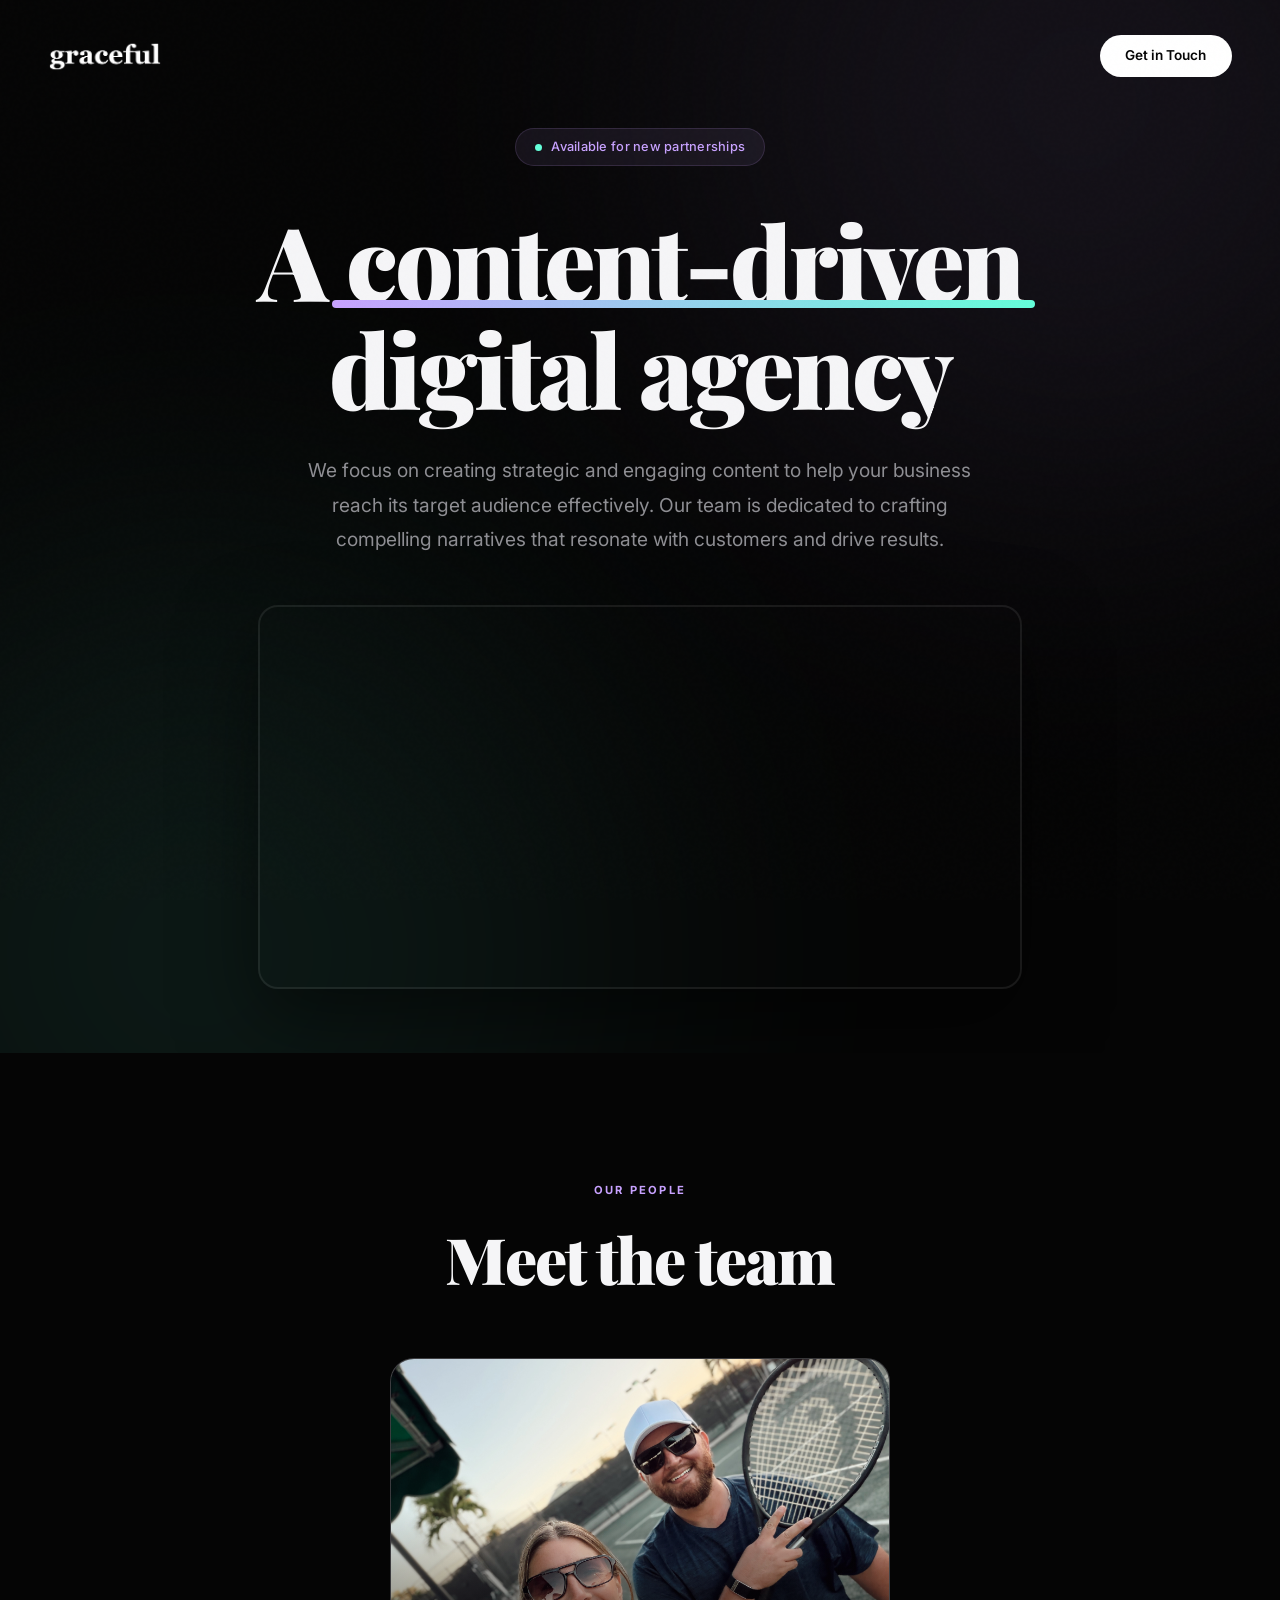
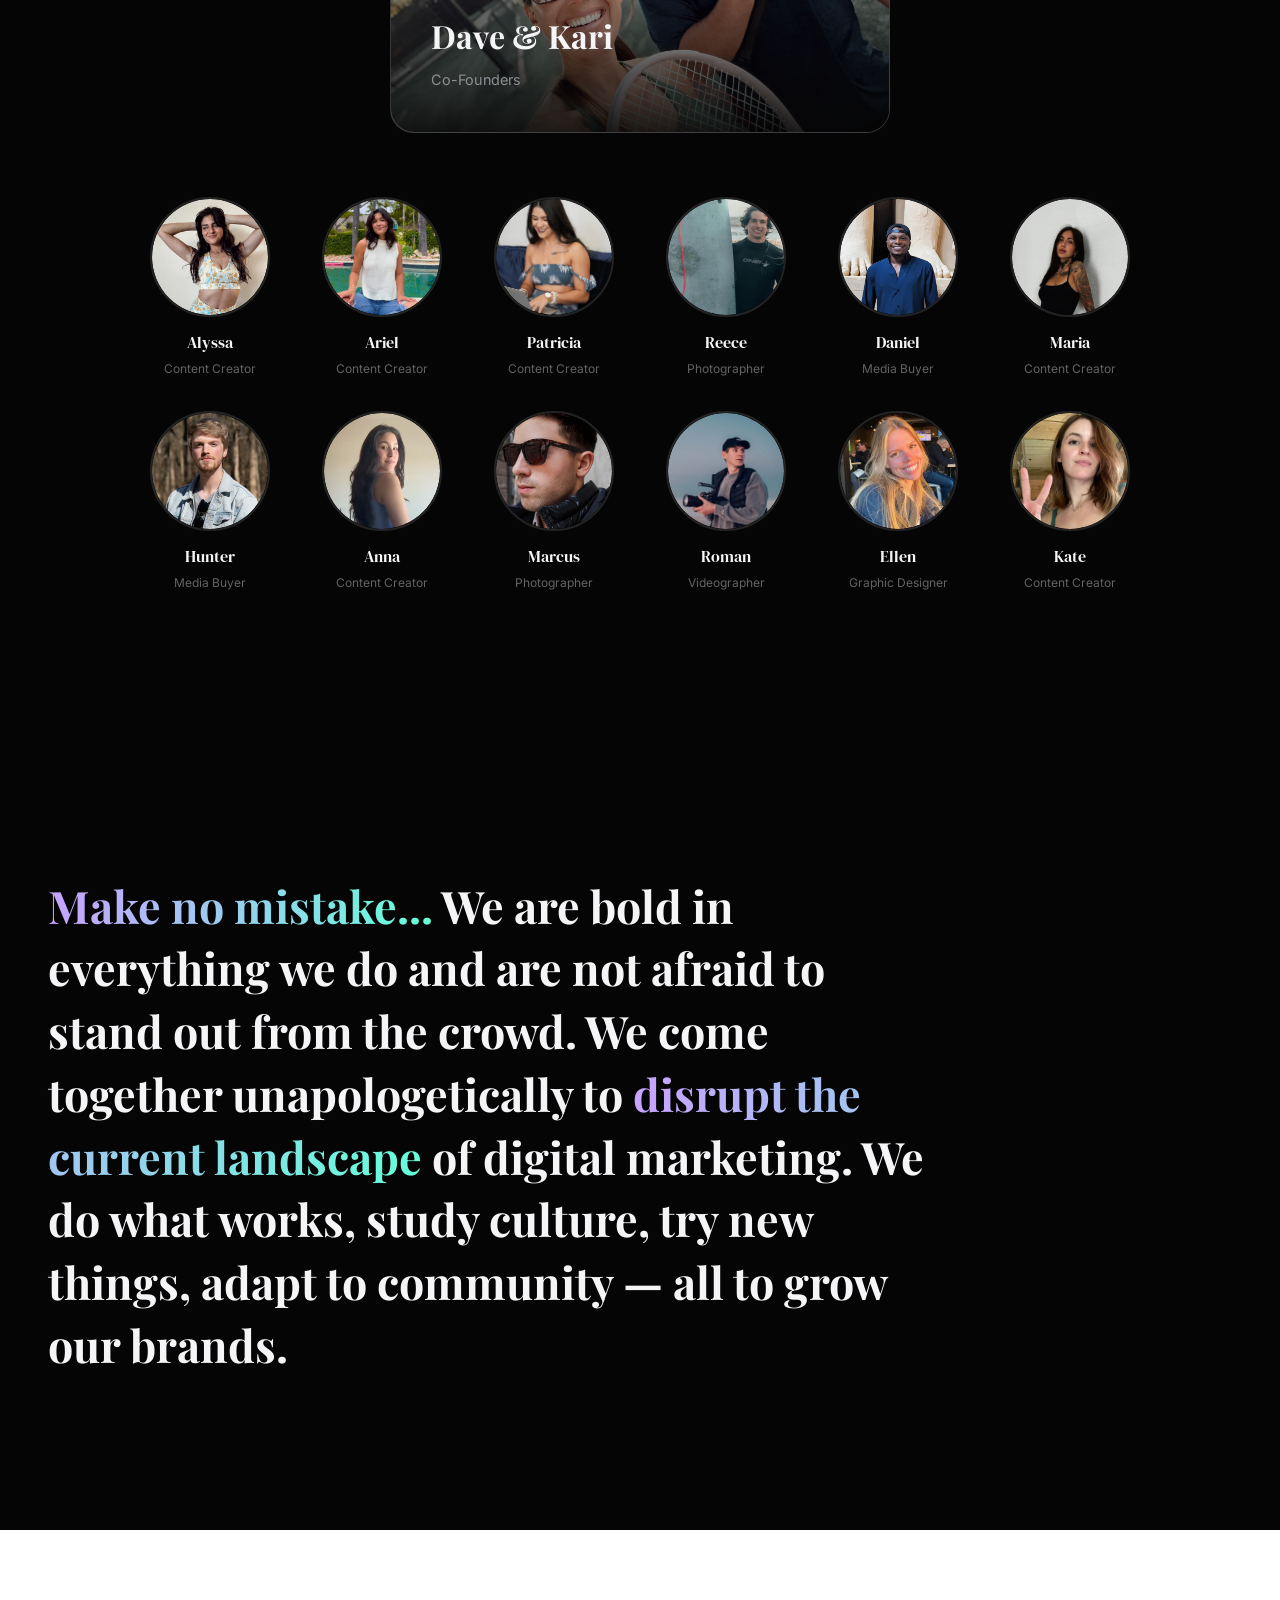
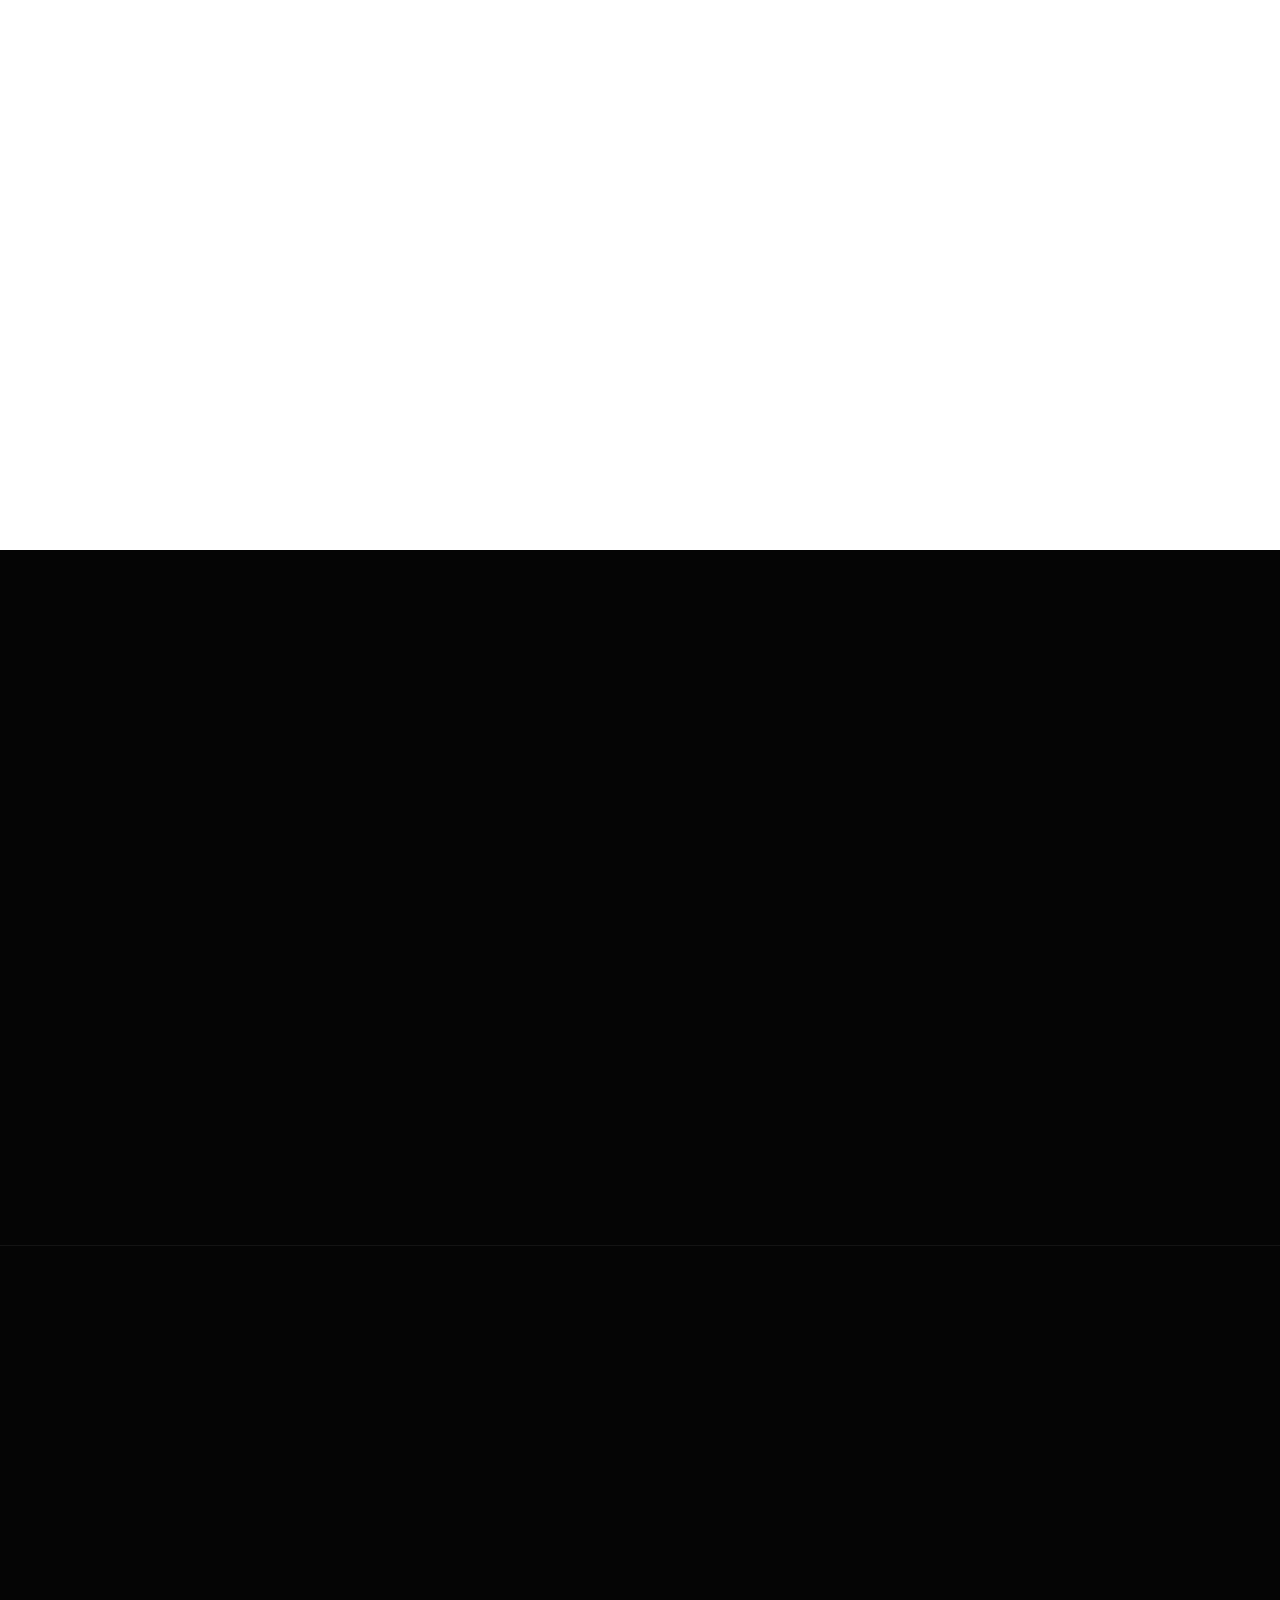
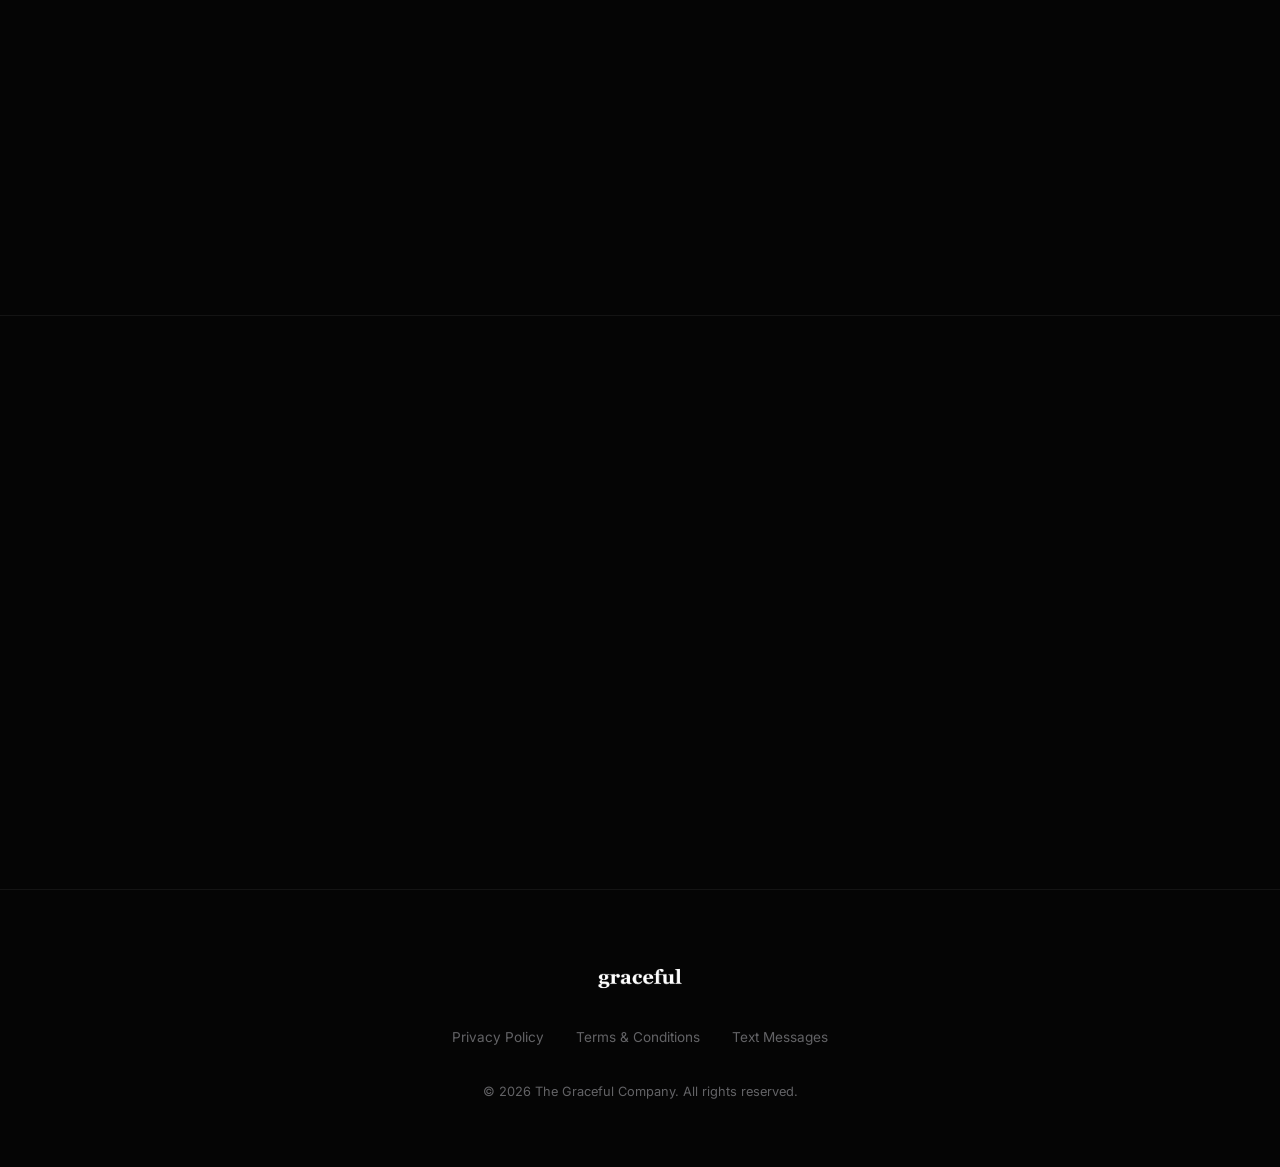
<file: index.html>
<!DOCTYPE html>
<html lang="en">
<head>
  <meta charset="UTF-8" />
  <meta name="viewport" content="width=device-width, initial-scale=1.0" />
  <title>graceful — A Content-Driven Digital Agency</title>
  <link href="https://fonts.googleapis.com/css2?family=DM+Serif+Display:ital@0;1&family=Inter:wght@300;400;500;600;700;800;900&family=Playfair+Display:ital,wght@0,400;0,700;0,900;1,400;1,700&display=swap" rel="stylesheet" />
  <link rel="icon" type="image/png" sizes="32x32" href="Logo/favicon.png" />
  <link rel="apple-touch-icon" sizes="180x180" href="Logo/apple-touch-icon.png" />
  <style>
    *, *::before, *::after { margin: 0; padding: 0; box-sizing: border-box; }

    :root {
      --bg: #050505;
      --bg-2: #0c0c0c;
      --surface: #111113;
      --surface-2: #1a1a1d;
      --border: rgba(255,255,255,0.06);
      --border-light: rgba(255,255,255,0.12);
      --text: #f5f5f7;
      --text-muted: #8e8e93;
      --text-dim: #636366;
      --white: #ffffff;
      --accent: #c8a2ff;
      --accent-2: #9d6eff;
      --warm: #ffb86c;
      --teal: #64ffda;
    }

    html { scroll-behavior: smooth; font-size: 16px; }

    body {
      font-family: 'Inter', -apple-system, BlinkMacSystemFont, sans-serif;
      background: var(--bg);
      color: var(--text);
      line-height: 1.7;
      overflow-x: hidden;
      -webkit-font-smoothing: antialiased;
    }

    ::selection { background: var(--accent-2); color: white; }
    a { color: inherit; text-decoration: none; }
    .container { max-width: 1300px; margin: 0 auto; padding: 0 clamp(1.5rem, 4vw, 3rem); }

    /* ── NAV ── */
    nav {
      position: fixed; top: 0; left: 0; right: 0; z-index: 1000;
      padding: 1.5rem 0;
      transition: all 0.5s cubic-bezier(0.4, 0, 0.2, 1);
    }
    nav.scrolled {
      padding: 0.8rem 0;
      background: rgba(5, 5, 5, 0.75);
      backdrop-filter: blur(24px) saturate(180%);
      -webkit-backdrop-filter: blur(24px) saturate(180%);
      border-bottom: 1px solid var(--border);
    }
    nav .container { display: flex; justify-content: space-between; align-items: center; }
    .logo {
      font-family: 'DM Serif Display', serif;
      font-size: 1.6rem; font-weight: 400; letter-spacing: -0.01em;
      color: var(--white);
    }
    .logo img { height: 64px; width: auto; display: block; }
    .nav-cta {
      padding: 0.6rem 1.6rem; border-radius: 100px;
      background: var(--white); color: var(--bg);
      font-weight: 600; font-size: 0.85rem;
      transition: all 0.3s cubic-bezier(0.4, 0, 0.2, 1);
      border: none; cursor: pointer;
    }
    .nav-cta:hover { transform: scale(1.05); box-shadow: 0 0 30px rgba(255,255,255,0.15); }

    /* ── HERO ── */
    .hero {
      min-height: 100vh;
      display: flex; flex-direction: column; justify-content: center;
      position: relative; overflow: hidden;
      padding: 8rem 0 4rem;
    }
    .hero-glow {
      position: absolute; width: 800px; height: 800px;
      border-radius: 50%; filter: blur(150px); opacity: 0.08;
      pointer-events: none;
    }
    .hero-glow-1 { top: -300px; right: -200px; background: var(--accent); }
    .hero-glow-2 { bottom: -300px; left: -200px; background: var(--teal); }

    .hero-content { position: relative; z-index: 1; text-align: center; max-width: 1000px; margin: 0 auto; }
    .hero-badge {
      display: inline-flex; align-items: center; gap: 0.6rem;
      padding: 0.45rem 1.2rem; border-radius: 100px;
      background: rgba(200, 162, 255, 0.08);
      border: 1px solid rgba(200, 162, 255, 0.15);
      font-size: 0.8rem; font-weight: 500; color: var(--accent);
      margin-bottom: 2.5rem; letter-spacing: 0.02em;
    }
    .hero-badge .pulse-dot {
      width: 7px; height: 7px; border-radius: 50%; background: var(--teal);
      animation: pulse 2s ease-in-out infinite;
    }
    @keyframes pulse { 0%, 100% { opacity: 1; transform: scale(1); } 50% { opacity: 0.4; transform: scale(0.8); } }

    .hero h1 {
      font-family: 'Playfair Display', serif;
      font-size: clamp(3.2rem, 8vw, 6.5rem);
      font-weight: 900; line-height: 1.05;
      letter-spacing: -0.03em;
      margin-bottom: 2rem;
    }
    .hero h1 .underline-wrap {
      position: relative; display: inline-block;
    }
    .hero h1 .underline-wrap::after {
      content: ''; position: absolute;
      bottom: 0.05em; left: -2%; right: -2%;
      height: 0.08em;
      background: linear-gradient(90deg, var(--accent), var(--teal));
      border-radius: 4px;
      transform: scaleX(0);
      animation: drawLine 1s 0.8s cubic-bezier(0.4, 0, 0.2, 1) forwards;
    }
    @keyframes drawLine { to { transform: scaleX(1); } }

    .hero-desc {
      font-size: clamp(1rem, 2vw, 1.2rem);
      color: var(--text-muted);
      max-width: 680px; margin: 0 auto 3rem;
      line-height: 1.8;
    }

    /* ── PHONE VIDEO ── */
    .phone-video-wrap {
      margin-top: 3rem;
      display: flex; justify-content: center;
    }
    .phone-video-wrap video {
      width: 100%;
      max-width: 900px;
      border-radius: 20px;
      border: 2px solid rgba(255,255,255,0.08);
      box-shadow: 0 30px 80px rgba(0,0,0,0.5);
    }

    /* ── SECTION COMMON ── */
    section { padding: clamp(4rem, 10vw, 8rem) 0; }

    .section-label {
      font-size: 0.7rem; font-weight: 700; letter-spacing: 0.2em;
      text-transform: uppercase; color: var(--accent);
      margin-bottom: 1.5rem;
    }
    .section-heading {
      font-family: 'Playfair Display', serif;
      font-size: clamp(2.5rem, 5vw, 4.5rem);
      font-weight: 900; line-height: 1.1;
      letter-spacing: -0.03em;
    }

    /* ── TEAM ── */
    .team-section { overflow: hidden; }
    .team-header { text-align: center; margin-bottom: 4rem; }
    .team-founders {
      display: flex; justify-content: center; margin-bottom: 4rem;
    }
    .founder-card {
      width: min(500px, 80vw);
      aspect-ratio: 4/3;
      border-radius: 24px;
      overflow: hidden;
      position: relative;
      border: 1px solid var(--border-light);
      background: linear-gradient(135deg, #2a2a2e, #1a1a1d);
    }
    .founder-card img {
      width: 100%; height: 100%; object-fit: cover;
      position: absolute; inset: 0;
    }
    .founder-card .founder-overlay {
      position: absolute; inset: 0;
      background: linear-gradient(to top, rgba(5,5,5,0.9) 0%, transparent 60%);
      display: flex; flex-direction: column; justify-content: flex-end;
      padding: 2.5rem;
    }
    .founder-card h3 {
      font-family: 'Playfair Display', serif;
      font-size: 2rem; font-weight: 700;
    }
    .founder-card .role { color: var(--text-muted); font-size: 0.9rem; margin-top: 0.25rem; }

    .team-grid {
      display: grid;
      grid-template-columns: repeat(auto-fill, minmax(140px, 1fr));
      gap: 2rem;
      max-width: 1000px;
      margin: 0 auto;
    }
    .team-member { text-align: center; }
    .team-avatar {
      width: 120px; height: 120px;
      border-radius: 50%;
      margin: 0 auto 0.75rem;
      overflow: hidden;
      border: 2px solid var(--border-light);
      transition: all 0.4s cubic-bezier(0.4, 0, 0.2, 1);
      position: relative;
    }
    .team-avatar::after {
      content: ''; position: absolute; inset: -2px;
      border-radius: 50%;
      background: linear-gradient(135deg, var(--accent), var(--teal));
      z-index: -1;
      opacity: 0; transition: opacity 0.4s;
    }
    .team-member:hover .team-avatar { transform: translateY(-4px) scale(1.05); border-color: transparent; }
    .team-member:hover .team-avatar::after { opacity: 1; }
    .team-avatar-inner {
      width: 100%; height: 100%;
      border-radius: 50%;
      background: linear-gradient(135deg, #2a2a2e 0%, #3a3a3e 100%);
    }
    .team-avatar img {
      width: 100%; height: 100%;
      border-radius: 50%;
      object-fit: cover;
    }
    .team-name {
      font-family: 'DM Serif Display', serif;
      font-size: 1rem; font-weight: 400;
    }
    .team-role { font-size: 0.75rem; color: var(--text-dim); margin-top: 0.15rem; }

    /* ── MANIFESTO ── */
    .manifesto {
      padding: clamp(5rem, 12vw, 10rem) 0;
    }
    .manifesto-text {
      font-family: 'Playfair Display', serif;
      font-size: clamp(1.5rem, 3.5vw, 2.8rem);
      font-weight: 700; line-height: 1.4;
      max-width: 900px;
    }
    .manifesto-text .highlight {
      background: linear-gradient(90deg, var(--accent), var(--teal));
      -webkit-background-clip: text;
      -webkit-text-fill-color: transparent;
      background-clip: text;
    }

    /* ── BRANDS ── */
    .brands-section {
      background: var(--white);
      color: var(--bg);
      padding: clamp(4rem, 8vw, 6rem) 0;
      position: relative;
    }
    .brands-section .section-heading { color: var(--bg); }
    .brands-section .section-label { color: var(--text-dim); }
    .brands-header { text-align: center; margin-bottom: 4rem; }

    .brands-grid {
      display: grid;
      grid-template-columns: repeat(auto-fit, minmax(150px, 1fr));
      gap: 2.5rem 3rem;
      align-items: center;
      justify-items: center;
      max-width: 1000px;
      margin: 0 auto;
    }
    .brand-logo {
      font-family: 'Inter', sans-serif;
      font-weight: 800;
      font-size: 1rem;
      color: #333;
      letter-spacing: 0.04em;
      text-transform: uppercase;
      opacity: 0.5;
      transition: opacity 0.3s;
      white-space: nowrap;
    }
    .brand-logo:hover { opacity: 1; }
    .brand-logo.serif { font-family: 'DM Serif Display', serif; font-size: 1.2rem; text-transform: none; letter-spacing: 0; }

    /* ── CTA / GROWTH ── */
    .growth-section {
      position: relative;
      overflow: hidden;
    }
    .growth-grid {
      display: grid;
      grid-template-columns: 1fr 1fr;
      gap: 4rem;
      align-items: center;
    }
    .growth-text .section-heading { margin-bottom: 1.5rem; }
    .growth-text p { color: var(--text-muted); font-size: 1.05rem; line-height: 1.8; }

    .growth-chart {
      background: var(--surface);
      border: 1px solid var(--border);
      border-radius: 20px;
      padding: 2rem;
      position: relative;
      overflow: hidden;
    }
    .growth-chart::before {
      content: ''; position: absolute; top: 0; left: 0; right: 0; height: 3px;
      background: linear-gradient(90deg, var(--accent), var(--teal));
    }
    .chart-label { font-size: 0.75rem; color: var(--text-dim); margin-bottom: 1rem; letter-spacing: 0.05em; text-transform: uppercase; }
    .chart-svg { width: 100%; height: auto; }

    /* ── STATS ── */
    .stats-section {
      border-top: 1px solid var(--border);
      border-bottom: 1px solid var(--border);
      padding: clamp(3rem, 6vw, 5rem) 0;
    }
    .stats-header {
      text-align: center; margin-bottom: 4rem;
    }
    .stats-grid {
      display: grid;
      grid-template-columns: repeat(3, 1fr);
      gap: 2rem;
    }
    .stat-card {
      background: var(--surface);
      border: 1px solid var(--border);
      border-radius: 20px;
      padding: 2rem;
      transition: all 0.4s cubic-bezier(0.4, 0, 0.2, 1);
    }
    .stat-card:hover {
      border-color: rgba(200, 162, 255, 0.2);
      transform: translateY(-4px);
      box-shadow: 0 20px 60px rgba(0,0,0,0.4);
    }
    .stat-card p {
      font-size: 0.95rem; color: var(--text-muted); line-height: 1.7;
    }
    .stat-card .stat-highlight {
      font-weight: 700; color: var(--white);
      text-decoration: underline;
      text-decoration-color: var(--accent);
      text-underline-offset: 3px;
    }

    /* ── SERVICES ── */
    .services-section { }
    .services-header { text-align: center; margin-bottom: 4rem; }
    .services-grid {
      display: grid;
      grid-template-columns: repeat(4, 1fr);
      gap: 1rem;
      max-width: 1000px;
      margin: 0 auto;
    }
    .service-pill {
      display: flex; align-items: center; justify-content: center;
      padding: 1.1rem 1.5rem;
      border: 1px solid var(--border-light);
      border-radius: 100px;
      font-size: 0.9rem; font-weight: 500;
      color: var(--text-muted);
      transition: all 0.3s cubic-bezier(0.4, 0, 0.2, 1);
      cursor: pointer;
      text-align: center;
    }
    .service-pill:hover {
      color: var(--white);
      background: rgba(200, 162, 255, 0.08);
      border-color: rgba(200, 162, 255, 0.3);
      transform: translateY(-2px);
      box-shadow: 0 8px 30px rgba(200, 162, 255, 0.1);
    }

    /* ── FOOTER ── */
    footer {
      padding: 4rem 0;
      border-top: 1px solid var(--border);
      text-align: center;
    }
    .footer-logo {
      font-family: 'DM Serif Display', serif;
      font-size: 1.8rem;
      margin-bottom: 1.5rem;
      display: inline-flex; align-items: center; gap: 0.5rem;
    }
    .footer-logo img { height: 48px; width: auto; }
    .footer-links {
      display: flex; justify-content: center; gap: 2rem;
      flex-wrap: wrap;
      margin-bottom: 2rem;
    }
    .footer-links a {
      font-size: 0.85rem; color: var(--text-dim);
      transition: color 0.3s;
    }
    .footer-links a:hover { color: var(--white); }
    .footer-copy { font-size: 0.8rem; color: var(--text-dim); }

    /* ── SCROLL ANIMATIONS ── */
    .reveal {
      opacity: 0; transform: translateY(40px);
      transition: opacity 0.9s cubic-bezier(0.4, 0, 0.2, 1),
                  transform 0.9s cubic-bezier(0.4, 0, 0.2, 1);
    }
    .reveal.visible { opacity: 1; transform: translateY(0); }
    .reveal-delay-1 { transition-delay: 0.1s; }
    .reveal-delay-2 { transition-delay: 0.2s; }
    .reveal-delay-3 { transition-delay: 0.3s; }
    .reveal-delay-4 { transition-delay: 0.4s; }

    /* ── RESPONSIVE ── */
    @media (max-width: 968px) {
      .growth-grid { grid-template-columns: 1fr; }
      .stats-grid { grid-template-columns: 1fr; }
      .services-grid { grid-template-columns: repeat(2, 1fr); }
      .team-grid { grid-template-columns: repeat(auto-fill, minmax(110px, 1fr)); gap: 1.5rem; }
    }
    @media (max-width: 640px) {
      /* Nav */
      .logo img { height: 48px; }
      .nav-cta { padding: 0.5rem 1.2rem; font-size: 0.8rem; }

      /* Hero */
      .hero { padding: 6rem 0 3rem; }
      .hero-badge { margin-bottom: 1.5rem; font-size: 0.75rem; }
      .hero h1 { margin-bottom: 1.5rem; }
      .hero-desc { margin-bottom: 2rem; }

      /* Phone video */
      .phone-video-wrap video {
        border-radius: 14px;
        box-shadow: 0 20px 50px rgba(0,0,0,0.4);
      }

      /* Team */
      .team-grid { grid-template-columns: repeat(3, 1fr); gap: 1rem; }
      .team-avatar { width: 90px; height: 90px; }
      .team-header { margin-bottom: 2.5rem; }
      .team-founders { margin-bottom: 2.5rem; }
      .founder-card .founder-overlay { padding: 1.5rem; }
      .founder-card h3 { font-size: 1.6rem; }

      /* Brands */
      .brands-grid { grid-template-columns: repeat(3, 1fr); gap: 1.5rem; }

      /* Services */
      .services-grid { grid-template-columns: 1fr 1fr; }
      .service-pill { padding: 0.9rem 1.2rem; font-size: 0.85rem; }

      /* Growth / Stats cards */
      .growth-chart { padding: 1.5rem; border-radius: 16px; }
      .stat-card { padding: 1.5rem; border-radius: 16px; }

      /* Manifesto */
      .manifesto { padding: clamp(3rem, 8vw, 10rem) 0; }

      /* Section heading <br> removal for natural reflow */
      .section-heading br { display: none; }

      /* Footer */
      footer { padding: 3rem 0; }
      .footer-links { gap: 1.2rem; }
    }

    @media (max-width: 480px) {
      /* ── NAV ── */
      nav { padding: 1rem 0; }
      nav.scrolled { padding: 0.6rem 0; }
      .logo img { height: 40px; }
      .nav-cta { padding: 0.45rem 1rem; font-size: 0.75rem; }

      /* ── HERO ── */
      .hero {
        padding: 5rem 0 2rem;
        min-height: auto;
      }
      .hero-badge {
        font-size: 0.7rem;
        padding: 0.35rem 0.9rem;
        margin-bottom: 1rem;
      }
      .hero h1 { margin-bottom: 1rem; }
      .hero-desc { margin-bottom: 1.5rem; line-height: 1.7; }
      .hero-glow { width: 400px; height: 400px; }

      /* ── PHONE VIDEO ── */
      .phone-video-wrap { margin-top: 2rem; }
      .phone-video-wrap video {
        border-radius: 12px;
        box-shadow: 0 15px 40px rgba(0,0,0,0.35);
      }

      /* ── TEAM ── */
      .team-header { margin-bottom: 2rem; }
      .team-founders { margin-bottom: 2rem; }
      .founder-card .founder-overlay { padding: 1.2rem; }
      .founder-card h3 { font-size: 1.4rem; }
      .founder-card .role { font-size: 0.8rem; }
      .team-grid {
        grid-template-columns: repeat(2, 1fr);
        gap: 1.5rem 1rem;
      }
      .team-avatar { width: 80px; height: 80px; }
      .team-name { font-size: 0.9rem; }
      .team-role { font-size: 0.7rem; }

      /* ── MANIFESTO ── */
      .manifesto { padding: clamp(2.5rem, 6vw, 5rem) 0; }

      /* ── BRANDS ── */
      .brands-header { margin-bottom: 2.5rem; }
      .brands-grid {
        grid-template-columns: repeat(2, 1fr);
        gap: 1.2rem 1.5rem;
      }
      .brand-logo { font-size: 0.85rem; }
      .brand-logo.serif { font-size: 1.05rem; }

      /* ── GROWTH ── */
      .growth-chart { padding: 1.2rem; border-radius: 14px; }

      /* ── STATS ── */
      .stats-header { margin-bottom: 2.5rem; }
      .stat-card { padding: 1.2rem; border-radius: 14px; }
      .stat-card p { font-size: 0.9rem; }

      /* ── SERVICES ── */
      .services-header { margin-bottom: 2.5rem; }
      .services-grid {
        grid-template-columns: 1fr;
        gap: 0.75rem;
        max-width: 320px;
        margin: 0 auto;
      }
      .service-pill { padding: 0.85rem 1rem; font-size: 0.85rem; }

      /* ── FOOTER ── */
      footer { padding: 2.5rem 0; }
      .footer-logo img { height: 36px; width: auto; }
      .footer-copy { font-size: 0.75rem; }
      .footer-links { gap: 0.8rem 1rem; }
    }

    /* ── NOISE TEXTURE ── */
    body::after {
      content: ''; position: fixed; inset: 0;
      background-image: url("data:image/svg+xml,%3Csvg viewBox='0 0 256 256' xmlns='http://www.w3.org/2000/svg'%3E%3Cfilter id='noise'%3E%3CfeTurbulence type='fractalNoise' baseFrequency='0.9' numOctaves='4' stitchTiles='stitch'/%3E%3C/filter%3E%3Crect width='100%25' height='100%25' filter='url(%23noise)' opacity='0.03'/%3E%3C/svg%3E");
      pointer-events: none; z-index: 9999; opacity: 0.4;
    }
  </style>
</head>
<body>

  <!-- NAV -->
  <nav id="navbar">
    <div class="container">
      <a href="#" class="logo"><img src="Logo/graceful-w.png.webp" alt="graceful" /></a>
      <a href="mailto:hi@thegracefulcompany.com" class="nav-cta">Get in Touch</a>
    </div>
  </nav>

  <!-- HERO -->
  <section class="hero">
    <div class="hero-glow hero-glow-1"></div>
    <div class="hero-glow hero-glow-2"></div>
    <div class="container">
      <div class="hero-content">
        <div class="hero-badge">
          <span class="pulse-dot"></span>
          Available for new partnerships
        </div>
        <h1>
          A <span class="underline-wrap">content-driven</span><br />
          digital agency
        </h1>
        <p class="hero-desc">
          We focus on creating strategic and engaging content to help your
          business reach its target audience effectively. Our team is dedicated
          to crafting compelling narratives that resonate with customers and
          drive results.
        </p>
      </div>

      <div class="phone-video-wrap reveal">
        <video autoplay loop muted playsinline preload="auto">
          <source src="phones-web.mp4" type="video/mp4" />
        </video>
      </div>
    </div>
  </section>

  <!-- TEAM -->
  <section class="team-section">
    <div class="container">
      <div class="team-header reveal">
        <div class="section-label">Our People</div>
        <h2 class="section-heading">Meet the team</h2>
      </div>

      <div class="team-founders reveal">
        <div class="founder-card">
          <img src="Staff/Dave %26 Kari.JPG" alt="Dave & Kari - Co-Founders" />
          <div class="founder-overlay">
            <h3>Dave &amp; Kari</h3>
            <div class="role">Co-Founders</div>
          </div>
        </div>
      </div>

      <div class="team-grid">
        <div class="team-member reveal">
          <div class="team-avatar"><img src="Staff/Alyssa.png.webp" alt="Alyssa" /></div>
          <div class="team-name">Alyssa</div>
          <div class="team-role">Content Creator</div>
        </div>
        <div class="team-member reveal reveal-delay-1">
          <div class="team-avatar"><img src="Staff/Ariel.png.webp" alt="Ariel" /></div>
          <div class="team-name">Ariel</div>
          <div class="team-role">Content Creator</div>
        </div>
        <div class="team-member reveal reveal-delay-2">
          <div class="team-avatar"><img src="Staff/Patricia+Graceful.png.webp" alt="Patricia" /></div>
          <div class="team-name">Patricia</div>
          <div class="team-role">Content Creator</div>
        </div>
        <div class="team-member reveal reveal-delay-3">
          <div class="team-avatar"><img src="Staff/reece+Photographer.png.webp" alt="Reece" /></div>
          <div class="team-name">Reece</div>
          <div class="team-role">Photographer</div>
        </div>
        <div class="team-member reveal">
          <div class="team-avatar"><img src="Staff/Daniel.png.webp" alt="Daniel" /></div>
          <div class="team-name">Daniel</div>
          <div class="team-role">Media Buyer</div>
        </div>
        <div class="team-member reveal reveal-delay-1">
          <div class="team-avatar"><img src="Staff/Maria.png.webp" alt="Maria" /></div>
          <div class="team-name">Maria</div>
          <div class="team-role">Content Creator</div>
        </div>
        <div class="team-member reveal reveal-delay-2">
          <div class="team-avatar"><img src="Staff/Hunter.png.webp" alt="Hunter" /></div>
          <div class="team-name">Hunter</div>
          <div class="team-role">Media Buyer</div>
        </div>
        <div class="team-member reveal reveal-delay-3">
          <div class="team-avatar"><img src="Staff/Anna.png.webp" alt="Anna" /></div>
          <div class="team-name">Anna</div>
          <div class="team-role">Content Creator</div>
        </div>
        <div class="team-member reveal">
          <div class="team-avatar"><img src="Staff/Marcus.png.webp" alt="Marcus" /></div>
          <div class="team-name">Marcus</div>
          <div class="team-role">Photographer</div>
        </div>
        <div class="team-member reveal reveal-delay-1">
          <div class="team-avatar"><img src="Staff/Roman.png.webp" alt="Roman" /></div>
          <div class="team-name">Roman</div>
          <div class="team-role">Videographer</div>
        </div>
        <div class="team-member reveal reveal-delay-2">
          <div class="team-avatar"><img src="Staff/Ellen+Graceful.png.webp" alt="Ellen" /></div>
          <div class="team-name">Ellen</div>
          <div class="team-role">Graphic Designer</div>
        </div>
        <div class="team-member reveal reveal-delay-3">
          <div class="team-avatar"><img src="Staff/Kate+Graceful.png.webp" alt="Kate" /></div>
          <div class="team-name">Kate</div>
          <div class="team-role">Content Creator</div>
        </div>
      </div>
    </div>
  </section>

  <!-- MANIFESTO -->
  <section class="manifesto">
    <div class="container">
      <div class="manifesto-text reveal">
        <span class="highlight">Make no mistake...</span> We are bold in everything we do and
        are not afraid to stand out from the crowd. We come together unapologetically to
        <span class="highlight">disrupt the current landscape</span> of digital marketing.
        We do what works, study culture, try new things, adapt to community &mdash;
        all to grow our brands.
      </div>
    </div>
  </section>

  <!-- BRANDS -->
  <section class="brands-section">
    <div class="container">
      <div class="brands-header reveal">
        <div class="section-label" style="color: #888;">Trusted Partners</div>
        <h2 class="section-heading">Brands trust us</h2>
      </div>
      <div class="brands-grid reveal">
        <div class="brand-logo">Target</div>
        <div class="brand-logo">Amazon</div>
        <div class="brand-logo">Google</div>
        <div class="brand-logo">Hasbro</div>
        <div class="brand-logo serif">Margaritaville</div>
        <div class="brand-logo">M&amp;M's</div>
        <div class="brand-logo">Kohl's</div>
        <div class="brand-logo">Banana Boat</div>
        <div class="brand-logo serif">Saucony</div>
        <div class="brand-logo">Hobby Lobby</div>
        <div class="brand-logo">Legoland</div>
        <div class="brand-logo serif">Chick-fil-A</div>
        <div class="brand-logo">Bed Bath &amp; Beyond</div>
        <div class="brand-logo serif">JW Marriott</div>
        <div class="brand-logo">Daily Harvest</div>
        <div class="brand-logo serif">Tazo</div>
        <div class="brand-logo">Big Blanket Co</div>
        <div class="brand-logo">Logitech</div>
      </div>
    </div>
  </section>

  <!-- GROWTH -->
  <section class="growth-section">
    <div class="container">
      <div class="growth-grid">
        <div class="growth-text reveal">
          <div class="section-label">Why Us</div>
          <h2 class="section-heading">Don't hire marketers.<br />Partner with growth experts.</h2>
          <p style="margin-top:1.5rem;">
            Whether you need strategic planning or full organic and paid management,
            we are here to help you elevate your brand and achieve your business goals.
          </p>
        </div>
        <div class="growth-chart reveal reveal-delay-2">
          <div class="chart-label">Avg. CTR per day &middot; Distribution</div>
          <svg class="chart-svg" viewBox="0 0 500 200" fill="none">
            <defs>
              <linearGradient id="chartGrad" x1="0" y1="0" x2="500" y2="0">
                <stop offset="0%" stop-color="#c8a2ff" />
                <stop offset="100%" stop-color="#64ffda" />
              </linearGradient>
              <linearGradient id="areaGrad" x1="250" y1="0" x2="250" y2="200">
                <stop offset="0%" stop-color="#c8a2ff" stop-opacity="0.2" />
                <stop offset="100%" stop-color="#c8a2ff" stop-opacity="0" />
              </linearGradient>
            </defs>
            <path d="M0 140 C30 130, 60 120, 90 110 S150 60, 180 50 S240 80, 270 90 S330 70, 360 60 S420 80, 450 70 L500 75"
                  stroke="url(#chartGrad)" stroke-width="2.5" fill="none" stroke-linecap="round" />
            <path d="M0 140 C30 130, 60 120, 90 110 S150 60, 180 50 S240 80, 270 90 S330 70, 360 60 S420 80, 450 70 L500 75 V200 H0 Z"
                  fill="url(#areaGrad)" />
            <line x1="0" y1="50" x2="500" y2="50" stroke="rgba(255,255,255,0.04)" />
            <line x1="0" y1="100" x2="500" y2="100" stroke="rgba(255,255,255,0.04)" />
            <line x1="0" y1="150" x2="500" y2="150" stroke="rgba(255,255,255,0.04)" />
            <text x="0" y="48" fill="rgba(255,255,255,0.25)" font-size="10" font-family="Inter">2.25%</text>
            <text x="0" y="98" fill="rgba(255,255,255,0.25)" font-size="10" font-family="Inter">1.5%</text>
            <text x="0" y="148" fill="rgba(255,255,255,0.25)" font-size="10" font-family="Inter">0.75%</text>
          </svg>
        </div>
      </div>
    </div>
  </section>

  <!-- STATS -->
  <section class="stats-section">
    <div class="container">
      <div class="stats-header reveal">
        <div class="section-label">Impact</div>
        <h2 class="section-heading">Just some of the things<br />we did this year</h2>
      </div>
      <div class="stats-grid">
        <div class="stat-card reveal">
          <p>Created hundreds of social media posts with <span class="stat-highlight">millions</span> of views each.</p>
        </div>
        <div class="stat-card reveal reveal-delay-1">
          <p>Organized and managed over <span class="stat-highlight">5,000</span> affiliates that skyrocketed sales.</p>
        </div>
        <div class="stat-card reveal reveal-delay-2">
          <p>Crafted, sent, and grew email/SMS reach to over <span class="stat-highlight">6.5 million</span> subs.</p>
        </div>
        <div class="stat-card reveal">
          <p>Got <span class="stat-highlight">29.1 million</span> likes on posts across platforms.</p>
        </div>
        <div class="stat-card reveal reveal-delay-1">
          <p>Managed <span class="stat-highlight">$10 million</span> dollars in ad spend across several platforms.</p>
        </div>
        <div class="stat-card reveal reveal-delay-2">
          <p>Built an elementary school's website, <span class="stat-highlight" style="text-decoration-color: var(--teal);">for free</span>. :)</p>
        </div>
      </div>
    </div>
  </section>

  <!-- SERVICES -->
  <section class="services-section" id="contact">
    <div class="container">
      <div class="services-header reveal">
        <div class="section-label">Capabilities</div>
        <h2 class="section-heading">How can we help?</h2>
      </div>
      <div class="services-grid">
        <a href="mailto:hi@thegracefulcompany.com" class="service-pill reveal">Paid Ads</a>
        <a href="mailto:hi@thegracefulcompany.com" class="service-pill reveal reveal-delay-1">Content Creation</a>
        <a href="mailto:hi@thegracefulcompany.com" class="service-pill reveal reveal-delay-2">Email &amp; SMS</a>
        <a href="mailto:hi@thegracefulcompany.com" class="service-pill reveal reveal-delay-3">Organic Social</a>
        <a href="mailto:hi@thegracefulcompany.com" class="service-pill reveal">Funnel Strategy</a>
        <a href="mailto:hi@thegracefulcompany.com" class="service-pill reveal reveal-delay-1">Growth Hacking</a>
        <a href="mailto:hi@thegracefulcompany.com" class="service-pill reveal reveal-delay-2">Website Development</a>
        <a href="mailto:hi@thegracefulcompany.com" class="service-pill reveal reveal-delay-3">Content Creation</a>
      </div>
    </div>
  </section>

  <!-- FOOTER -->
  <footer>
    <div class="container">
      <div class="footer-logo"><img src="Logo/graceful-w.png.webp" alt="graceful" /></div>
      <div class="footer-links">
        <a href="privacy/">Privacy Policy</a>
        <a href="terms/">Terms &amp; Conditions</a>
        <a href="texts/">Text Messages</a>
      </div>
      <div class="footer-copy">&copy; 2026 The Graceful Company. All rights reserved.</div>
    </div>
  </footer>

  <script>
    // Nav scroll
    const navbar = document.getElementById('navbar');
    window.addEventListener('scroll', () => {
      navbar.classList.toggle('scrolled', window.scrollY > 60);
    });

    // Scroll reveal
    const reveals = document.querySelectorAll('.reveal');
    const observer = new IntersectionObserver((entries) => {
      entries.forEach(entry => {
        if (entry.isIntersecting) {
          entry.target.classList.add('visible');
          observer.unobserve(entry.target);
        }
      });
    }, { threshold: 0.12, rootMargin: '0px 0px -40px 0px' });
    reveals.forEach(el => observer.observe(el));

    // Parallax glow on mouse
    document.addEventListener('mousemove', (e) => {
      const glows = document.querySelectorAll('.hero-glow');
      const x = (e.clientX / window.innerWidth - 0.5) * 30;
      const y = (e.clientY / window.innerHeight - 0.5) * 30;
      glows.forEach((g, i) => {
        const factor = i === 0 ? 1 : -1;
        g.style.transform = `translate(${x * factor}px, ${y * factor}px)`;
      });
    });
  </script>

</body>
</html>
</file>
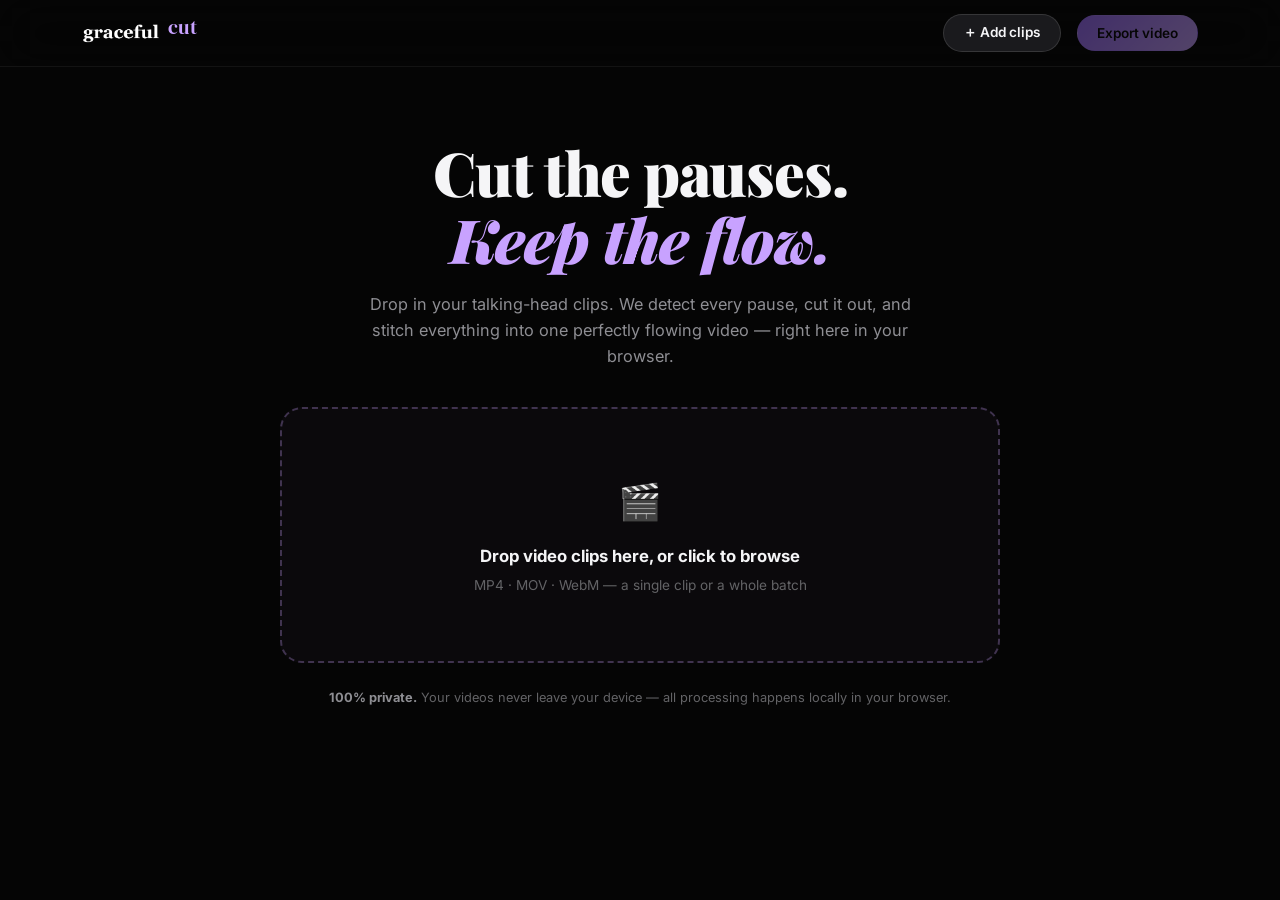
<file: editor/index.html>
<!DOCTYPE html>
<html lang="en">
<head>
  <meta charset="UTF-8" />
  <meta name="viewport" content="width=device-width, initial-scale=1.0" />
  <meta name="theme-color" content="#050505" />
  <meta name="robots" content="noindex, nofollow" />
  <title>graceful cut — automatic pause removal &amp; clip stitching</title>
  <link href="https://fonts.googleapis.com/css2?family=DM+Serif+Display:ital@0;1&family=Inter:wght@300;400;500;600;700;800;900&family=Playfair+Display:ital,wght@0,400;0,700;0,900;1,400;1,700&display=swap" rel="stylesheet" />
  <link rel="icon" type="image/png" sizes="32x32" href="../Logo/favicon.png" />
  <link rel="apple-touch-icon" sizes="180x180" href="../Logo/apple-touch-icon.png" />
  <style>
    *, *::before, *::after { margin: 0; padding: 0; box-sizing: border-box; }

    :root {
      --bg: #050505;
      --bg-2: #0c0c0c;
      --surface: #111113;
      --surface-2: #1a1a1d;
      --border: rgba(255,255,255,0.06);
      --border-light: rgba(255,255,255,0.12);
      --text: #f5f5f7;
      --text-muted: #8e8e93;
      --text-dim: #636366;
      --white: #ffffff;
      --accent: #c8a2ff;
      --accent-2: #9d6eff;
      --warm: #ffb86c;
      --teal: #64ffda;
      --danger: #ff6b6b;
    }

    html { font-size: 16px; }
    body {
      font-family: 'Inter', -apple-system, BlinkMacSystemFont, sans-serif;
      background: var(--bg);
      color: var(--text);
      line-height: 1.6;
      min-height: 100vh;
      -webkit-font-smoothing: antialiased;
    }
    ::selection { background: var(--accent-2); color: white; }
    a { color: inherit; text-decoration: none; }
    button { font-family: inherit; cursor: pointer; }
    .container { max-width: 1180px; margin: 0 auto; padding: 0 clamp(1rem, 3vw, 2rem); }

    /* ── NAV ── */
    nav {
      position: sticky; top: 0; z-index: 100;
      padding: 0.7rem 0;
      background: rgba(5,5,5,0.8);
      backdrop-filter: blur(24px) saturate(180%);
      -webkit-backdrop-filter: blur(24px) saturate(180%);
      border-bottom: 1px solid var(--border);
    }
    nav .container { display: flex; align-items: center; gap: 1rem; }
    .logo { display: flex; align-items: baseline; gap: 0.5rem; }
    .logo img { height: 44px; width: auto; display: block; align-self: center; }
    .logo .app-name {
      font-family: 'DM Serif Display', serif;
      font-size: 1.25rem; color: var(--accent); letter-spacing: 0.01em;
    }
    .nav-spacer { flex: 1; }
    .btn {
      display: inline-flex; align-items: center; gap: 0.45rem;
      padding: 0.55rem 1.2rem; border-radius: 100px;
      border: 1px solid var(--border-light);
      background: var(--surface-2); color: var(--text);
      font-weight: 600; font-size: 0.85rem;
      transition: all 0.25s cubic-bezier(0.4,0,0.2,1);
      white-space: nowrap;
    }
    .btn:hover { border-color: rgba(255,255,255,0.25); transform: translateY(-1px); }
    .btn.primary { background: var(--white); color: var(--bg); border-color: transparent; }
    .btn.primary:hover { box-shadow: 0 0 24px rgba(255,255,255,0.18); }
    .btn.accent { background: linear-gradient(135deg, var(--accent-2), var(--accent)); color: #0a0a0a; border-color: transparent; }
    .btn.accent:hover { box-shadow: 0 0 24px rgba(157,110,255,0.4); }
    .btn:disabled { opacity: 0.4; cursor: not-allowed; transform: none; box-shadow: none; }
    .btn.small { padding: 0.35rem 0.85rem; font-size: 0.78rem; }
    .btn.ghost { background: transparent; border-color: transparent; color: var(--text-muted); }
    .btn.ghost:hover { color: var(--text); border-color: var(--border-light); }

    main { padding: 1.6rem 0 5rem; }

    /* ── EMPTY STATE ── */
    #emptyState { text-align: center; padding: clamp(2rem, 8vh, 6rem) 0; }
    #emptyState h1 {
      font-family: 'Playfair Display', serif;
      font-size: clamp(2.2rem, 5.5vw, 3.8rem);
      font-weight: 900; line-height: 1.1; letter-spacing: -0.02em;
      margin-bottom: 1.1rem;
    }
    #emptyState h1 em { font-style: italic; color: var(--accent); }
    #emptyState p.sub { color: var(--text-muted); max-width: 560px; margin: 0 auto 2.4rem; font-size: 1.02rem; }
    .dropzone {
      max-width: 720px; margin: 0 auto;
      border: 2px dashed rgba(200,162,255,0.28);
      border-radius: 22px;
      padding: clamp(2.2rem, 6vw, 4rem) 1.5rem;
      background: rgba(200,162,255,0.03);
      transition: all 0.25s;
      cursor: pointer;
    }
    .dropzone:hover, .dropzone.over { border-color: var(--accent); background: rgba(200,162,255,0.07); }
    .dropzone .dz-icon { font-size: 2.2rem; margin-bottom: 0.8rem; }
    .dropzone .dz-title { font-weight: 700; font-size: 1.05rem; margin-bottom: 0.35rem; }
    .dropzone .dz-sub { color: var(--text-dim); font-size: 0.85rem; }
    .privacy-note { margin-top: 1.6rem; color: var(--text-dim); font-size: 0.8rem; }
    .privacy-note b { color: var(--text-muted); }

    /* ── CUT BAR ── */
    .cut-card {
      display: flex; align-items: center; gap: 1.2rem; flex-wrap: wrap;
      background: linear-gradient(135deg, rgba(157,110,255,0.10), rgba(100,255,218,0.05));
      border: 1px solid rgba(200,162,255,0.25);
      border-radius: 16px;
      padding: 1rem 1.2rem;
      margin-bottom: 1.2rem;
    }
    #cutBtn { font-size: 1rem; padding: 0.85rem 2.2rem; flex: none; }
    .cut-status { font-size: 0.86rem; color: var(--text-muted); line-height: 1.5; flex: 1; min-width: 220px; }
    .cut-status b { color: var(--text); }
    .cut-status .ok { color: var(--teal); font-weight: 700; }

    /* ── PLAYER ── */
    #editorUI { display: none; }
    #editorUI.on { display: block; }
    .player-card {
      background: var(--surface);
      border: 1px solid var(--border);
      border-radius: 18px;
      overflow: hidden;
      margin-bottom: 1.2rem;
    }
    #stage {
      position: relative; width: 100%;
      aspect-ratio: 16 / 9;
      background: #000;
      max-height: 62vh;
    }
    #stage video {
      position: absolute; inset: 0; width: 100%; height: 100%;
      object-fit: contain; opacity: 0; pointer-events: none;
    }
    #stage video.on { opacity: 1; }
    #stageHint {
      position: absolute; inset: 0; display: flex; align-items: center; justify-content: center;
      cursor: pointer; z-index: 2;
    }
    #bigPlay {
      width: 74px; height: 74px; border-radius: 50%;
      background: rgba(10,10,10,0.55); border: 1px solid rgba(255,255,255,0.2);
      backdrop-filter: blur(8px);
      display: flex; align-items: center; justify-content: center;
      font-size: 1.6rem; color: white;
      transition: all 0.25s; pointer-events: none;
    }
    #stageHint:hover #bigPlay { transform: scale(1.07); background: rgba(157,110,255,0.5); }
    #stageHint.hidden #bigPlay { opacity: 0; }

    .transport { padding: 0.85rem 1rem 1rem; }
    .transport-row { display: flex; align-items: center; gap: 0.9rem; flex-wrap: wrap; }
    #playBtn {
      width: 42px; height: 42px; border-radius: 50%; flex: none;
      background: var(--white); color: var(--bg); border: none;
      font-size: 1rem; display: flex; align-items: center; justify-content: center;
      transition: transform 0.2s;
    }
    #playBtn:hover { transform: scale(1.06); }
    .time-label { font-variant-numeric: tabular-nums; font-size: 0.85rem; color: var(--text-muted); min-width: 52px; }
    .time-label.cur { color: var(--text); font-weight: 600; text-align: right; }
    .seek-wrap { flex: 1; position: relative; height: 26px; min-width: 200px; display: flex; align-items: center; }
    .seek-track {
      position: absolute; left: 0; right: 0; top: 50%; transform: translateY(-50%);
      height: 8px; border-radius: 6px;
      background: var(--surface-2); overflow: hidden;
    }
    .seek-fill { position: absolute; left: 0; top: 0; bottom: 0; width: 0%; background: linear-gradient(90deg, var(--accent-2), var(--accent)); border-radius: 6px; }
    #seek {
      -webkit-appearance: none; appearance: none;
      position: relative; width: 100%; background: transparent; height: 26px; margin: 0;
      cursor: pointer; z-index: 2;
    }
    #seek::-webkit-slider-thumb {
      -webkit-appearance: none; width: 15px; height: 15px; border-radius: 50%;
      background: var(--white); border: 2px solid var(--accent-2);
      box-shadow: 0 1px 6px rgba(0,0,0,0.6);
    }
    #seek::-moz-range-thumb {
      width: 13px; height: 13px; border-radius: 50%;
      background: var(--white); border: 2px solid var(--accent-2);
    }
    .saved-chip {
      display: inline-flex; align-items: center; gap: 0.4rem;
      padding: 0.3rem 0.85rem; border-radius: 100px;
      background: rgba(100,255,218,0.07); border: 1px solid rgba(100,255,218,0.18);
      color: var(--teal); font-size: 0.78rem; font-weight: 600; white-space: nowrap;
    }

    /* ── SETTINGS ── */
    .settings-bar {
      background: var(--surface);
      border: 1px solid var(--border);
      border-radius: 16px;
      padding: 0.9rem 1.1rem;
      margin-bottom: 1.6rem;
      display: flex; align-items: center; gap: 1.4rem; flex-wrap: wrap;
    }
    .settings-title { font-size: 0.72rem; font-weight: 700; letter-spacing: 0.14em; text-transform: uppercase; color: var(--accent); white-space: nowrap; }
    .slider-group { display: flex; align-items: center; gap: 0.6rem; }
    .slider-group label { font-size: 0.78rem; color: var(--text-muted); white-space: nowrap; }
    .slider-group output { font-size: 0.78rem; color: var(--text); font-weight: 600; min-width: 46px; font-variant-numeric: tabular-nums; }
    input[type="range"].mini {
      -webkit-appearance: none; appearance: none; width: 110px; height: 4px; border-radius: 4px;
      background: var(--surface-2); outline: none; cursor: pointer;
    }
    input[type="range"].mini::-webkit-slider-thumb {
      -webkit-appearance: none; width: 13px; height: 13px; border-radius: 50%;
      background: var(--accent); border: none;
    }
    input[type="range"].mini::-moz-range-thumb { width: 13px; height: 13px; border-radius: 50%; background: var(--accent); border: none; }
    .settings-note { font-size: 0.72rem; color: var(--text-dim); flex-basis: 100%; }
    .settings-divider { width: 1px; height: 22px; background: var(--border-light); }
    .check-group {
      display: flex; align-items: center; gap: 0.45rem; cursor: pointer;
      font-size: 0.78rem; color: var(--text-muted); white-space: nowrap;
    }
    .check-group input { accent-color: var(--accent-2); width: 15px; height: 15px; cursor: pointer; }
    #simGroup.off { opacity: 0.35; pointer-events: none; }

    /* ── CLIPS ── */
    .clips-header { display: flex; align-items: baseline; gap: 1rem; margin-bottom: 0.4rem; }
    .clips-header h2 { font-family: 'Playfair Display', serif; font-size: 1.5rem; font-weight: 700; }
    .clips-header .hint { color: var(--text-dim); font-size: 0.8rem; }

    .insert-zone { display: flex; justify-content: center; padding: 0.15rem 0; }
    .insert-zone button {
      border: 1px dashed rgba(255,255,255,0.14); background: transparent;
      color: var(--text-dim); border-radius: 100px;
      font-size: 0.72rem; font-weight: 600; padding: 0.22rem 0.9rem;
      opacity: 0.55; transition: all 0.2s;
    }
    .insert-zone button:hover, .insert-zone.over button { opacity: 1; color: var(--accent); border-color: rgba(200,162,255,0.5); background: rgba(200,162,255,0.06); }

    .clip-row {
      background: var(--surface);
      border: 1px solid var(--border);
      border-radius: 16px;
      padding: 0.85rem 1rem 1rem;
      transition: border-color 0.2s, box-shadow 0.2s;
    }
    .clip-row.drag-over-top { box-shadow: 0 -3px 0 0 var(--accent); }
    .clip-row.drag-over-bottom { box-shadow: 0 3px 0 0 var(--accent); }
    .clip-row.dragging { opacity: 0.45; }
    .clip-head { display: flex; align-items: center; gap: 0.8rem; margin-bottom: 0.7rem; }
    .grab {
      cursor: grab; color: var(--text-dim); font-size: 1rem; line-height: 1;
      padding: 0.3rem 0.15rem; user-select: none; flex: none;
    }
    .grab:active { cursor: grabbing; }
    .clip-thumb {
      width: 58px; height: 36px; border-radius: 7px; object-fit: cover;
      background: #000; border: 1px solid var(--border-light); flex: none;
    }
    .clip-info { min-width: 0; flex: 1; }
    .clip-name { font-weight: 600; font-size: 0.88rem; white-space: nowrap; overflow: hidden; text-overflow: ellipsis; }
    .clip-meta { font-size: 0.74rem; color: var(--text-muted); font-variant-numeric: tabular-nums; }
    .clip-meta .saved { color: var(--teal); }
    .clip-meta .warn { color: var(--warm); }
    .clip-actions { display: flex; gap: 0.3rem; flex: none; }
    .icon-btn {
      width: 30px; height: 30px; border-radius: 8px;
      border: 1px solid transparent; background: transparent;
      color: var(--text-dim); font-size: 0.85rem;
      display: flex; align-items: center; justify-content: center;
      transition: all 0.2s;
    }
    .icon-btn:hover { color: var(--text); background: var(--surface-2); border-color: var(--border-light); }
    .icon-btn.danger:hover { color: var(--danger); }
    .icon-btn:disabled { opacity: 0.25; cursor: default; background: transparent; border-color: transparent; }

    .strip {
      position: relative; height: 64px;
      border-radius: 10px; overflow: hidden;
      background: var(--bg-2);
      border: 1px solid var(--border);
      touch-action: none;
    }
    .strip canvas { position: absolute; inset: 0; width: 100%; height: 100%; display: block; }
    .strip .olay { position: absolute; inset: 0; }
    .strip .analyzing-note {
      position: absolute; inset: 0; display: flex; align-items: center; justify-content: center;
      font-size: 0.78rem; color: var(--accent); gap: 0.5rem;
      background: repeating-linear-gradient(100deg, transparent 0 18px, rgba(200,162,255,0.04) 18px 36px);
      background-size: 200% 100%;
      animation: shimmer 1.4s linear infinite;
    }
    @keyframes shimmer { to { background-position: -72px 0; } }
    .spinner {
      width: 13px; height: 13px; border-radius: 50%;
      border: 2px solid rgba(200,162,255,0.25); border-top-color: var(--accent);
      animation: spin 0.8s linear infinite;
    }
    @keyframes spin { to { transform: rotate(360deg); } }

    .seg {
      position: absolute; top: 0; bottom: 0;
      cursor: pointer;
    }
    .seg::after {
      content: ''; position: absolute; inset: 0;
      border-top: 2px solid rgba(100,255,218,0.45);
      border-bottom: 2px solid rgba(100,255,218,0.45);
      pointer-events: none;
    }
    .seg.sel { background: rgba(200,162,255,0.12); }
    .seg.sel::after { border-color: var(--accent); }
    .seg .h { position: absolute; top: 0; bottom: 0; width: 10px; cursor: ew-resize; z-index: 3; }
    .seg .h::after {
      content: ''; position: absolute; top: 18%; bottom: 18%; width: 3px;
      border-radius: 3px; background: rgba(255,255,255,0.35);
      opacity: 0; transition: opacity 0.15s;
    }
    .seg .h.l { left: -1px; } .seg .h.l::after { left: 2px; }
    .seg .h.r { right: -1px; } .seg .h.r::after { right: 2px; }
    .strip:hover .seg .h::after, .seg.sel .h::after { opacity: 1; }
    .seg .kill {
      position: absolute; top: 4px; right: 5px; z-index: 4;
      width: 20px; height: 20px; border-radius: 6px;
      background: rgba(255,107,107,0.9); color: #fff; border: none;
      font-size: 0.72rem; line-height: 1; display: none;
      align-items: center; justify-content: center;
    }
    .seg.sel .kill { display: flex; }

    .gap {
      position: absolute; top: 0; bottom: 0; cursor: pointer;
      background: rgba(5,5,5,0.68);
      background-image: repeating-linear-gradient(135deg, rgba(255,107,107,0.13) 0 5px, transparent 5px 11px);
      transition: background-color 0.15s;
    }
    .gap:hover { background-color: rgba(255,107,107,0.14); }
    .gap::after {
      content: '↺'; position: absolute; top: 50%; left: 50%; transform: translate(-50%,-50%);
      color: var(--danger); font-size: 0.8rem; opacity: 0; transition: opacity 0.15s;
    }
    .gap:hover::after { opacity: 1; }
    .gap.retake {
      background-image: repeating-linear-gradient(135deg, rgba(255,184,108,0.22) 0 5px, transparent 5px 11px);
      border-left: 1px solid rgba(255,184,108,0.4);
      border-right: 1px solid rgba(255,184,108,0.4);
    }
    .gap.retake:hover { background-color: rgba(255,184,108,0.14); }
    .gap.retake::after { color: var(--warm); }

    .playhead {
      position: absolute; top: 0; bottom: 0; width: 2px;
      background: var(--white); z-index: 5; display: none;
      box-shadow: 0 0 8px rgba(255,255,255,0.7);
      pointer-events: none;
    }

    .add-end-wrap { margin-top: 1rem; display: flex; justify-content: center; }

    /* ── MODAL ── */
    .modal {
      position: fixed; inset: 0; z-index: 500;
      background: rgba(0,0,0,0.72);
      backdrop-filter: blur(6px);
      display: flex; align-items: center; justify-content: center;
      padding: 1.2rem;
    }
    .modal[hidden] { display: none; }
    .sheet {
      background: var(--surface);
      border: 1px solid var(--border-light);
      border-radius: 20px;
      width: min(480px, 100%);
      padding: 1.8rem;
      box-shadow: 0 30px 80px rgba(0,0,0,0.6);
    }
    .sheet h3 { font-family: 'Playfair Display', serif; font-size: 1.5rem; margin-bottom: 1.1rem; }
    .field { margin-bottom: 1rem; }
    .field label { display: block; font-size: 0.78rem; font-weight: 600; color: var(--text-muted); margin-bottom: 0.4rem; }
    .field select {
      width: 100%; padding: 0.65rem 0.8rem; border-radius: 10px;
      background: var(--surface-2); color: var(--text);
      border: 1px solid var(--border-light); font-family: inherit; font-size: 0.9rem;
    }
    .note { font-size: 0.78rem; color: var(--text-dim); margin-bottom: 1.2rem; line-height: 1.55; }
    .note b { color: var(--text-muted); }
    .sheet .actions { display: flex; gap: 0.7rem; justify-content: flex-end; }
    .prog-wrap { margin: 0.4rem 0 1.2rem; }
    .prog-bar { height: 9px; border-radius: 6px; background: var(--surface-2); overflow: hidden; }
    .prog-fill { height: 100%; width: 0%; border-radius: 6px; background: linear-gradient(90deg, var(--accent-2), var(--teal)); transition: width 0.3s linear; }
    .prog-label { display: flex; justify-content: space-between; font-size: 0.78rem; color: var(--text-muted); margin-top: 0.5rem; font-variant-numeric: tabular-nums; }
    .done-box { text-align: center; padding: 0.6rem 0 1.2rem; }
    .done-box .big { font-size: 2rem; margin-bottom: 0.5rem; }
    .done-box p { color: var(--text-muted); font-size: 0.88rem; }
    .done-box a { color: var(--teal); font-weight: 600; }

    #dbgPill {
      position: fixed; left: 0.8rem; bottom: 0.8rem; z-index: 400;
      background: rgba(255,184,108,0.12); border: 1px solid rgba(255,184,108,0.4);
      color: var(--warm); font-size: 0.72rem; font-weight: 600;
      padding: 0.35rem 0.8rem; border-radius: 100px;
    }
    #dbgText {
      background: var(--bg-2); border: 1px solid var(--border); border-radius: 10px;
      padding: 0.6rem 0.7rem; font-family: ui-monospace, Menlo, monospace;
      font-size: 0.66rem; line-height: 1.5; color: var(--text-muted);
      white-space: pre-wrap; word-break: break-all;
      max-height: 55vh; overflow: auto;
    }

    .toast {
      position: fixed; bottom: 1.4rem; left: 50%; transform: translateX(-50%) translateY(20px);
      background: var(--surface-2); border: 1px solid var(--border-light);
      color: var(--text); font-size: 0.85rem; padding: 0.7rem 1.3rem;
      border-radius: 100px; z-index: 600; opacity: 0;
      transition: all 0.3s; pointer-events: none; white-space: nowrap;
      box-shadow: 0 10px 40px rgba(0,0,0,0.5);
    }
    .toast.on { opacity: 1; transform: translateX(-50%) translateY(0); }

    @media (max-width: 640px) {
      .logo img { height: 34px; }
      .settings-bar { gap: 0.8rem; }
      .transport-row { gap: 0.6rem; }
      .saved-chip { display: none; }
      .clip-thumb { display: none; }
    }
  </style>
</head>
<body>

<nav>
  <div class="container">
    <a class="logo" href="../" title="Back to the graceful site">
      <img src="../Logo/graceful-w.png.webp" alt="graceful" />
      <span class="app-name">cut</span>
    </a>
    <div class="nav-spacer"></div>
    <button class="btn" id="addClipsBtn">＋ Add clips</button>
    <button class="btn accent" id="exportBtn" disabled>Export video</button>
  </div>
</nav>

<main class="container">

  <!-- EMPTY STATE -->
  <section id="emptyState">
    <h1>Cut the pauses.<br /><em>Keep the flow.</em></h1>
    <p class="sub">Drop in your talking-head clips. We detect every pause, cut it out, and stitch everything into one perfectly flowing video — right here in your browser.</p>
    <div class="dropzone" id="dropzone">
      <div class="dz-icon">🎬</div>
      <div class="dz-title">Drop video clips here, or click to browse</div>
      <div class="dz-sub">MP4 · MOV · WebM — a single clip or a whole batch</div>
    </div>
    <p class="privacy-note"><b>100% private.</b> Your videos never leave your device — all processing happens locally in your browser.</p>
  </section>

  <!-- EDITOR -->
  <section id="editorUI">
    <div class="cut-card">
      <button class="btn accent" id="cutBtn">✂&nbsp; Cut video</button>
      <div class="cut-status" id="cutStatus">Press <b>Cut</b> to remove pauses and failed takes and stitch everything into one flowing video.</div>
    </div>
    <div class="player-card">
      <div id="stage">
        <div id="stageHint"><div id="bigPlay">▶</div></div>
      </div>
      <div class="transport">
        <div class="transport-row">
          <button id="playBtn" title="Play / pause (space)">▶</button>
          <span class="time-label cur" id="curTime">0:00</span>
          <div class="seek-wrap">
            <div class="seek-track" id="seekTrack"><div class="seek-fill" id="seekFill"></div></div>
            <input type="range" id="seek" min="0" max="100" step="0.01" value="0" />
          </div>
          <span class="time-label" id="totTime">0:00</span>
          <span class="saved-chip" id="savedChip">✂ saved 0:00</span>
        </div>
      </div>
    </div>

    <div class="settings-bar">
      <span class="settings-title">Pause detection</span>
      <div class="slider-group">
        <label for="sThresh">Sensitivity</label>
        <input type="range" class="mini" id="sThresh" min="-60" max="-25" step="1" value="-42" />
        <output id="oThresh">Auto</output>
      </div>
      <div class="slider-group">
        <label for="sMin">Min pause</label>
        <input type="range" class="mini" id="sMin" min="0.2" max="2" step="0.05" value="0.5" />
        <output id="oMin">0.50s</output>
      </div>
      <div class="slider-group">
        <label for="sPad">Breathing room</label>
        <input type="range" class="mini" id="sPad" min="0" max="0.5" step="0.01" value="0.15" />
        <output id="oPad">0.15s</output>
      </div>
      <span class="settings-divider"></span>
      <label class="check-group" for="sRetake">
        <input type="checkbox" id="sRetake" checked />
        <span>Cut failed takes</span>
      </label>
      <div class="slider-group" id="simGroup">
        <label for="sSim">Match strictness</label>
        <input type="range" class="mini" id="sSim" min="0.55" max="0.9" step="0.01" value="0.72" />
        <output id="oSim">72%</output>
      </div>
      <span class="settings-note">Settings apply the next time you press ✂ Cut (re-cutting resets manual edits). Striped regions are cut — <b style="color:var(--text-muted)">dark</b> = pauses, <b style="color:var(--warm)">amber</b> = failed takes (when you restart the same line, the earlier attempt is cut). Click any cut to restore it, drag segment edges to trim, click a segment and hit ✕ (or Delete) to cut it.</span>
    </div>

    <div class="clips-header">
      <h2>Clips</h2>
      <span class="hint">drag ⠿ to reorder · use ＋ zones to insert clips anywhere</span>
    </div>
    <div id="clipList"></div>
    <div class="add-end-wrap">
      <button class="btn" id="addEndBtn">＋ Add clips to the end</button>
    </div>
  </section>
</main>

<!-- EXPORT MODAL -->
<div class="modal" id="exportModal" hidden>
  <div class="sheet">
    <h3>Export video</h3>
    <div id="exportSetup">
      <div class="field">
        <label for="resSel">Resolution</label>
        <select id="resSel"></select>
      </div>
      <p class="note">Rendering runs in <b>real time</b> — a 5-minute edit takes about 5 minutes. Keep this tab <b>open and visible</b> until it finishes. The file downloads automatically when done.</p>
      <div class="actions">
        <button class="btn ghost" id="cancelSetupBtn">Cancel</button>
        <button class="btn accent" id="startExportBtn">Start export</button>
      </div>
    </div>
    <div id="exportProgress" hidden>
      <div class="prog-wrap">
        <div class="prog-bar"><div class="prog-fill" id="progFill"></div></div>
        <div class="prog-label"><span id="progPct">0%</span><span id="progEta">–</span></div>
      </div>
      <p class="note">Rendering… keep this tab visible. Audio is muted while exporting.</p>
      <div class="actions">
        <button class="btn ghost" id="cancelExportBtn">Cancel export</button>
      </div>
    </div>
    <div id="exportDone" hidden>
      <div class="done-box">
        <div class="big">✅</div>
        <p id="doneMsg">Your video has been downloaded.</p>
        <p style="margin-top:0.5rem"><a id="redownload" download>Download again</a></p>
      </div>
      <div class="actions">
        <button class="btn primary" id="closeDoneBtn">Done</button>
      </div>
    </div>
  </div>
</div>

<!-- CUT PROGRESS MODAL -->
<div class="modal" id="cutModal" hidden>
  <div class="sheet">
    <h3>Cutting your video</h3>
    <div class="prog-wrap">
      <div class="prog-bar"><div class="prog-fill" id="cutFill"></div></div>
      <div class="prog-label"><span id="cutStep">Analyzing…</span><span id="cutPct">0%</span></div>
    </div>
    <p class="note">Listening for pauses and failed takes — usually a few seconds per clip. Some phone videos need a fast silent listen-through instead (about half the clip's length); the bar keeps moving while that runs.</p>
    <button class="btn accent" id="cutTapBtn" hidden style="width:100%">Tap to continue</button>
  </div>
</div>

<button id="dbgPill" hidden>🐞 Diagnostics</button>
<div class="modal" id="dbgPanel" hidden>
  <div class="sheet">
    <h3>Diagnostics</h3>
    <div id="dbgText"></div>
    <div class="actions" style="margin-top:1rem">
      <button class="btn ghost" id="dbgClose">Close</button>
      <button class="btn primary" id="dbgCopy">Copy log</button>
    </div>
  </div>
</div>

<div class="toast" id="toast"></div>
<input type="file" id="fileInput" accept="video/*,.mp4,.mov,.m4v,.webm,.mkv" multiple hidden />

<script>
'use strict';

/* ═══════════════ STATE ═══════════════ */

const $ = s => document.querySelector(s);
const stage = $('#stage'), clipList = $('#clipList');

/* ── diagnostics ────
 * Every failure-prone step logs here. The 🐞 pill appears on the first
 * warning so a user can copy the log and report exactly what their
 * device did. Open manually by loading the page with #debug. */
const DBG = [];
function dbg(msg, warn) {
  const line = '[' + (performance.now() / 1000).toFixed(1) + 's] ' + msg;
  DBG.push(line);
  if (DBG.length > 300) DBG.shift();
  try { console.log('[graceful]', msg); } catch (e) {}
  if (warn) { try { $('#dbgPill').hidden = false; } catch (e) {} }
}
window.addEventListener('error', e =>
  dbg('JS error: ' + e.message + ' @' + (e.filename || '').split('/').pop() + ':' + e.lineno, true));
window.addEventListener('unhandledrejection', e => {
  const r = e.reason;
  dbg('Unhandled rejection: ' + (r && r.name ? r.name + ' — ' + r.message : String(r)), true);
});
dbg('ua: ' + navigator.userAgent);

const state = {
  clips: [],           // ordered list of clip objects
  sel: null,           // {clipId, si} selected kept segment
  playing: false,
  t: 0,                // playhead position in composed (output) time
  exporting: false,
  cutting: false,
};
const settings = { thresholdDb: -42, minPause: 0.5, pad: 0.15, retakeOn: true, retakeSim: 0.72 };
let uid = 0;
let insertIndex = null;      // where the next picked files get inserted (null = end)
let actx = null, streamDest = null;
let exportCancel = false;
let lastBlobUrl = null;

/* ═══════════════ UTILITIES ═══════════════ */

function fmt(t) {
  t = Math.max(0, t || 0);
  const m = Math.floor(t / 60), s = Math.floor(t % 60);
  return m + ':' + String(s).padStart(2, '0');
}
function fmtS(t) { return t >= 60 ? fmt(t) : (Math.round(t * 10) / 10) + 's'; }
function segLen(s) { return s.end - s.start; }
function keptDur(c) { return c.segments.reduce((a, s) => a + segLen(s), 0); }
function totalDur() { return state.clips.reduce((a, c) => a + keptDur(c), 0); }
function rawDur() { return state.clips.reduce((a, c) => a + (c.duration || 0), 0); }
function clipById(id) { return state.clips.find(c => c.id === id); }

function toast(msg) {
  const el = $('#toast');
  el.textContent = msg;
  el.classList.add('on');
  clearTimeout(el._t);
  el._t = setTimeout(() => el.classList.remove('on'), 2600);
}

function seekTo(v, t) {
  return new Promise(res => {
    t = Math.min(Math.max(t, 0), (v.duration || t));
    if (Math.abs(v.currentTime - t) < 0.002 && v.readyState >= 2) return res();
    let done = false;
    const h = () => { if (done) return; done = true; v.removeEventListener('seeked', h); res(); };
    v.addEventListener('seeked', h);
    setTimeout(h, 3000); // safety net — never hang on a stuck seek
    try { v.currentTime = t; } catch (e) { h(); }
  });
}

/* ═══════════════ COMPOSED TIMELINE MATH ═══════════════ */

// Composed time t → {ci, si, vt}: clip index, segment index, time within the clip.
function locate(t) {
  let rem = t;
  for (let ci = 0; ci < state.clips.length; ci++) {
    const c = state.clips[ci];
    for (let si = 0; si < c.segments.length; si++) {
      const L = segLen(c.segments[si]);
      if (rem < L - 1e-6) return { ci, si, vt: c.segments[si].start + rem };
      rem -= L;
    }
  }
  for (let ci = state.clips.length - 1; ci >= 0; ci--) {
    const c = state.clips[ci];
    if (c.segments.length) {
      const si = c.segments.length - 1;
      return { ci, si, vt: c.segments[si].end };
    }
  }
  return null;
}

function composedAt(ci, si, vt) {
  let t = 0;
  for (let i = 0; i < ci; i++) t += keptDur(state.clips[i]);
  const c = state.clips[ci];
  for (let j = 0; j < si; j++) t += segLen(c.segments[j]);
  return t + (vt - c.segments[si].start);
}

function nextLoc(loc) {
  const c = state.clips[loc.ci];
  if (loc.si + 1 < c.segments.length)
    return { ci: loc.ci, si: loc.si + 1, vt: c.segments[loc.si + 1].start };
  for (let ci = loc.ci + 1; ci < state.clips.length; ci++) {
    const k = state.clips[ci];
    if (k.segments.length) return { ci, si: 0, vt: k.segments[0].start };
  }
  return null;
}

/* ═══════════════ CLIP LOADING & ANALYSIS ═══════════════ */

async function addFiles(files, index) {
  const arr = [...files].filter(f =>
    (f.type && f.type.startsWith('video/')) || /\.(mp4|mov|m4v|webm|mkv)$/i.test(f.name));
  if (!arr.length) { toast('No video files found in that selection'); return; }
  stopPlayback();
  for (const f of arr) {
    const clip = makeClip(f);
    if (index == null) state.clips.push(clip);
    else state.clips.splice(index++, 0, clip);
    loadClip(clip);
  }
  refresh();
}

function makeClip(file) {
  const url = URL.createObjectURL(file);
  const v = document.createElement('video');
  v.src = url;
  v.preload = 'auto';
  v.playsInline = true;
  v.setAttribute('playsinline', '');
  v.muted = false;
  v.addEventListener('error', () => {
    const err = v.error;
    dbg('video element error "' + file.name + '": code ' + (err && err.code) + ' ' + ((err && err.message) || ''), true);
  });
  stage.appendChild(v);
  return {
    id: ++uid, file, url, video: v,
    name: file.name.replace(/\.[^.]+$/, ''),
    duration: 0, segments: [], status: 'loading',
    db: null, hop: 0.02, thumb: null,
    mel: null, melN: 0, melHop: 0, retakes: [],
    srcNode: null, monGain: null,
  };
}

async function loadClip(clip) {
  try {
    await new Promise((res, rej) => {
      if (clip.video.readyState >= 1) return res();
      clip.video.addEventListener('loadedmetadata', res, { once: true });
      clip.video.addEventListener('error', () => rej(new Error('unsupported')), { once: true });
    });
    clip.duration = clip.video.duration;
    if (!isFinite(clip.duration) || clip.duration <= 0) {
      // MediaRecorder-produced files (screen/browser recordings) report Infinity
      // until forced to seek to the end — standard workaround.
      const v = clip.video;
      await new Promise(res => {
        const h = () => { if (isFinite(v.duration)) { v.removeEventListener('durationchange', h); res(); } };
        v.addEventListener('durationchange', h);
        setTimeout(res, 4000);
        try { v.currentTime = 1e7; } catch (e) { res(); }
      });
      clip.duration = isFinite(v.duration) ? v.duration : 0;
      await seekTo(v, 0);
    }
    try {
      await seekTo(clip.video, Math.min(0.5, clip.duration / 2));
      clip.thumb = grabThumb(clip.video);
      await seekTo(clip.video, 0);
    } catch (e) { /* thumb is optional */ }
    // loaded but uncut: playable in full until the user presses ✂ Cut
    clip.segments = clip.duration ? [{ start: 0, end: clip.duration }] : [];
    clip.status = 'loaded';
    dbg('loaded "' + clip.name + '": ' + clip.duration.toFixed(1) + 's ' + clip.video.videoWidth + 'x' + clip.video.videoHeight + ' type=' + (clip.file.type || '?'));
    refresh();
  } catch (e) {
    clip.status = 'error';
    refresh();
    toast(`Couldn't load “${clip.name}” — format not supported by this browser`);
  }
}

function grabThumb(v) {
  if (!v.videoWidth) return null;
  const c = document.createElement('canvas');
  const s = 116 / v.videoWidth;
  c.width = 116; c.height = Math.max(1, Math.round(v.videoHeight * s));
  c.getContext('2d').drawImage(v, 0, 0, c.width, c.height);
  try { return c.toDataURL('image/jpeg', 0.6); } catch (e) { return null; }
}

/* Decode a video file's audio to 16 kHz mono. Primary path decodes straight
 * into a 16 kHz OfflineAudioContext; some browsers (notably Safari with
 * mp4/mov containers) reject that, so the fallback decodes at native rate
 * through a regular AudioContext and we resample by hand. */
let decodeCtx = null;
async function decodeTo16kMono(file) {
  const buf = await file.arrayBuffer();
  try {
    // 44.1 kHz is universally accepted by OfflineAudioContext (16 kHz isn't on
    // some iOS versions); we resample down ourselves afterwards
    const octx = new OfflineAudioContext(1, 44100, 44100);
    const ab = await octx.decodeAudioData(buf.slice(0)); // copy — decode detaches the buffer
    dbg('audio decoded via offline context');
    return mixdownResample(ab, 16000);
  } catch (e) { dbg('offline decode failed: ' + (e && e.name || e)); }
  const AC = window.AudioContext || window.webkitAudioContext;
  if (!decodeCtx) decodeCtx = actx || new AC();
  const ab = await new Promise((res, rej) => {
    const p = decodeCtx.decodeAudioData(buf, res, rej); // callback form for older Safari
    if (p && p.catch) p.catch(rej);
  });
  dbg('audio decoded via native context @' + decodeCtx.sampleRate + 'Hz');
  return mixdownResample(ab, 16000);
}

function resampleLinear(samples, fromRate, toRate) {
  const ratio = fromRate / toRate;
  const outLen = Math.max(1, Math.floor(samples.length / ratio));
  const out = new Float32Array(outLen);
  for (let i = 0; i < outLen; i++) {
    const pos = i * ratio, i0 = Math.floor(pos), fr = pos - i0;
    const i1 = Math.min(samples.length - 1, i0 + 1);
    out[i] = samples[i0] * (1 - fr) + samples[i1] * fr;
  }
  return out;
}

function mixdownResample(ab, target) {
  const mono = new Float32Array(ab.length);
  for (let c = 0; c < ab.numberOfChannels; c++) {
    const ch = ab.getChannelData(c);
    for (let i = 0; i < ch.length; i++) mono[i] += ch[i] / ab.numberOfChannels;
  }
  return resampleLinear(mono, ab.sampleRate, target);
}

/* Last-resort audio reader: if the browser can PLAY the file (it can — it's
 * sitting in the player), we tap the samples off a silent 2× playback through
 * the WebAudio graph. Works for any playable format, including iPhone .MOV
 * files whose audio Safari refuses to decode directly. */
async function captureAudioRealtime(clip, onProg) {
  ensureClipAudioNode(clip);
  if (actx.state === 'suspended') await actx.resume();
  if (!clip.srcNode) throw new Error('no audio node');
  const v = clip.video;
  const SPEED = 2; // Safari mutes audio above 2×, so 2× is the ceiling
  const R = actx.sampleRate;
  const chunks = [];
  const sp = actx.createScriptProcessor(4096, 2, 1);
  const sink = actx.createGain();
  sink.gain.value = 0; // ScriptProcessor only runs when routed to the destination
  clip.srcNode.connect(sp);
  sp.connect(sink);
  sink.connect(actx.destination);
  const prevMon = clip.monGain ? clip.monGain.gain.value : 1;
  if (clip.monGain) clip.monGain.gain.value = 0; // silent pass
  sp.onaudioprocess = e => {
    const ib = e.inputBuffer;
    const c0 = ib.getChannelData(0);
    const c1 = ib.numberOfChannels > 1 ? ib.getChannelData(1) : c0;
    const out = new Float32Array(ib.length);
    for (let i = 0; i < ib.length; i++) out[i] = (c0[i] + c1[i]) / 2;
    chunks.push(out);
    if (onProg && v.duration) onProg(Math.min(1, v.currentTime / v.duration));
  };
  try {
    v.pause();
    v.muted = false; // a muted element outputs silence into the graph
    await seekTo(v, 0);
    v.playbackRate = SPEED;
    if ('preservesPitch' in v) v.preservesPitch = true;
    await playForCapture(v);
    await new Promise(res => {
      const to = setTimeout(res, ((v.duration || 600) / SPEED + 20) * 1000);
      v.addEventListener('ended', () => { clearTimeout(to); res(); }, { once: true });
    });
  } finally {
    v.pause();
    v.playbackRate = 1;
    sp.onaudioprocess = null;
    try { clip.srcNode.disconnect(sp); } catch (e) {}
    try { sp.disconnect(); sink.disconnect(); } catch (e) {}
    if (clip.monGain) clip.monGain.gain.value = prevMon;
    try { await seekTo(v, 0); } catch (e) {}
  }
  let len = 0;
  for (const c of chunks) len += c.length;
  const mono = new Float32Array(len);
  let o = 0;
  for (const c of chunks) { mono.set(c, o); o += c.length; }
  // Keep the audio time-compressed (stretching the waveform would shift
  // every frequency down); the caller scales the feature TIME AXIS by
  // timeScale instead, so spectra stay true and timestamps stay in media time.
  return { mono: resampleLinear(mono, R, 16000), timeScale: SPEED };
}

// iOS drops "user activation" after long async gaps, which blocks play().
// When that happens, surface a tap target inside the progress modal.
async function playForCapture(v) {
  try { await v.play(); return; } catch (e) { /* need a fresh gesture */ }
  const btn = $('#cutTapBtn');
  btn.hidden = false;
  await new Promise(res => btn.addEventListener('click', res, { once: true }));
  btn.hidden = true;
  await v.play();
}

async function ensureAnalyzed(clip, onProg) {
  if (clip.mel || clip.analyzeFailed) return;
  let mono = null, timeScale = 1, base = 0.35;
  try {
    mono = await decodeTo16kMono(clip.file);
    if (onProg) onProg(base);
  } catch (e) {
    dbg('direct decode failed for "' + clip.name + '": ' + (e && e.name || e) + ' — trying playback capture');
  }
  if (!mono || mono.length < 3200) {
    try {
      const cap = await captureAudioRealtime(clip, f => onProg && onProg(f * 0.85));
      mono = cap.mono;
      timeScale = cap.timeScale;
      base = 0.85;
      dbg('playback capture ok: ' + (mono.length / 16000 * timeScale).toFixed(1) + 's of media audio');
    } catch (e) {
      dbg('playback capture failed for "' + clip.name + '": ' + (e && e.name || e) + ' ' + ((e && e.message) || ''), true);
    }
  }
  if (!mono || mono.length < 3200 / timeScale) {
    clip.db = null;
    clip.mel = null;
    clip.analyzeFailed = true;
    return;
  }
  try {
    const rate = 16000, hop = 0.02;
    const win = Math.round(hop * rate);
    const n = Math.max(1, Math.floor(mono.length / win));
    const db = new Float32Array(n);
    for (let i = 0; i < n; i++) {
      let sum = 0;
      const s0 = i * win, s1 = Math.min(mono.length, s0 + win);
      for (let j = s0; j < s1; j++) { const x = mono[j]; sum += x * x; }
      db[i] = 20 * Math.log10(Math.sqrt(sum / (s1 - s0)) + 1e-7);
    }
    clip.db = db;
    clip.hop = hop * timeScale; // captured audio is time-compressed; hops map back to media time
    if (!isFinite(clip.duration) || clip.duration <= 0) clip.duration = n * clip.hop;

    const mel = await computeMel(mono, rate, f => onProg && onProg(base + (1 - base) * f));
    clip.mel = mel.feats;
    clip.melN = mel.nMel;
    clip.melHop = mel.hopSec * timeScale;
  } catch (e) {
    console.warn('Audio analysis failed for', clip.name, e);
    clip.db = null;
    clip.mel = null;
    clip.analyzeFailed = true;
  }
}

async function cutAll() {
  if (state.cutting || state.exporting || !state.clips.length) return;
  stopPlayback();
  state.cutting = true;
  state.sel = null;
  $('#cutModal').hidden = false;
  refresh();

  const clips = state.clips.filter(c => c.status !== 'error' && c.status !== 'loading');
  const N = Math.max(1, clips.length);
  let done = 0;
  const setProg = (frac, label) => {
    const p = Math.min(100, Math.round((done + frac) / N * 100));
    $('#cutFill').style.width = p + '%';
    $('#cutPct').textContent = p + '%';
    $('#cutStep').textContent = label;
  };

  const problems = [];
  for (const clip of clips) {
    const label = 'Clip ' + (state.clips.indexOf(clip) + 1) + ' of ' + state.clips.length + ' — ' + clip.name;
    setProg(0, label);
    if (!clip.mel) {
      clip.analyzeFailed = false; // every press of Cut earns a fresh attempt
      clip.status = 'analyzing';
      refresh();
      await ensureAnalyzed(clip, f => setProg(f, label));
    }
    if (clip.db) {
      clip.segments = detectSegments(clip);
      applyRetakes(clip);
      clip.status = 'ready';
      dbg('cut "' + clip.name + '": threshold ' + effectiveThresholdDb(clip).toFixed(1) + 'dB, '
        + clip.segments.length + ' kept, ' + (clip.retakes || []).length + ' retakes');
    } else {
      clip.segments = clip.duration ? [{ start: 0, end: clip.duration }] : [];
      clip.retakes = [];
      clip.status = 'noaudio';
      problems.push(clip.name);
    }
    done++;
    setProg(0, label);
  }

  state.cutting = false;
  state.t = 0;
  $('#cutModal').hidden = true;

  const pauses = state.clips.reduce((a, c) => a + Math.max(0, gapsOf(c).length - (c.retakes || []).length), 0);
  const takes = state.clips.reduce((a, c) => a + (c.retakes || []).length, 0);
  const saved = Math.max(0, rawDur() - totalDur());
  let msg = '<span class="ok">✂ Done!</span> Cut ' + pauses + (pauses === 1 ? ' pause' : ' pauses');
  if (takes) msg += ' and ' + takes + (takes === 1 ? ' failed take' : ' failed takes');
  msg += ' — saved ' + fmtS(saved) + ' (' + fmt(rawDur()) + ' → ' + fmt(totalDur()) + ').';
  if (!pauses && !takes) msg = '<span class="ok">✂ Done.</span> No pauses or failed takes found — try raising Sensitivity in the settings below, then press Re-cut.';
  if (problems.length) msg += ' <span style="color:var(--warm)">⚠ Couldn\'t read the audio in ' + problems.join(', ') + ' — left uncut.</span>';
  $('#cutStatus').innerHTML = msg;
  $('#cutBtn').innerHTML = '✂&nbsp; Re-cut';
  refresh();
  player.play(); // show the optimized cut right away
  setTimeout(() => { if (!state.playing && !state.exporting) toast('Tap ▶ to watch your cut'); }, 900);
}

/* ── retake detection ──
 * A failed take is re-recorded speech: the speaker pauses, then restarts the
 * same line. So we fingerprint the opening of every speech segment
 * (mel-spectrogram frames) and compare consecutive segments with DTW.
 * If segment N+1 opens like segment N did, N was the failed attempt — cut it.
 */

const FFT = (() => {
  const cache = {};
  function tables(n) {
    if (cache[n]) return cache[n];
    const cos = new Float32Array(n / 2), sin = new Float32Array(n / 2);
    for (let i = 0; i < n / 2; i++) {
      cos[i] = Math.cos(-2 * Math.PI * i / n);
      sin[i] = Math.sin(-2 * Math.PI * i / n);
    }
    const rev = new Uint32Array(n);
    for (let i = 0; i < n; i++) {
      let r = 0, x = i;
      for (let b = 1; b < n; b <<= 1) { r = (r << 1) | (x & 1); x >>= 1; }
      rev[i] = r;
    }
    return cache[n] = { cos, sin, rev };
  }
  function transform(re, im) {
    const n = re.length;
    const { cos, sin, rev } = tables(n);
    for (let i = 0; i < n; i++) {
      const j = rev[i];
      if (j > i) {
        let t = re[i]; re[i] = re[j]; re[j] = t;
        t = im[i]; im[i] = im[j]; im[j] = t;
      }
    }
    for (let size = 2; size <= n; size <<= 1) {
      const half = size >> 1, step = n / size;
      for (let i = 0; i < n; i += size) {
        for (let j = i, k = 0; j < i + half; j++, k += step) {
          const l = j + half;
          const tre = re[l] * cos[k] - im[l] * sin[k];
          const tim = re[l] * sin[k] + im[l] * cos[k];
          re[l] = re[j] - tre; im[l] = im[j] - tim;
          re[j] += tre; im[j] += tim;
        }
      }
    }
  }
  return { transform };
})();

async function computeMel(mono, sr, onProg) {
  const nFft = 512, hop = 256, nMel = 20;
  const nFrames = Math.max(0, Math.floor((mono.length - nFft) / hop) + 1);
  const feats = new Float32Array(nFrames * nMel);
  const win = new Float32Array(nFft);
  for (let i = 0; i < nFft; i++) win[i] = 0.5 - 0.5 * Math.cos(2 * Math.PI * i / (nFft - 1));

  // triangular mel filterbank, 80 Hz – 7.6 kHz
  const melF = f => 2595 * Math.log10(1 + f / 700);
  const imelF = m => 700 * (Math.pow(10, m / 2595) - 1);
  const m0 = melF(80), m1 = melF(Math.min(7600, sr / 2));
  const bins = [];
  for (let i = 0; i < nMel + 2; i++)
    bins.push(Math.min(nFft / 2, Math.max(1, Math.round(nFft * imelF(m0 + (m1 - m0) * i / (nMel + 1)) / sr))));

  const re = new Float32Array(nFft), im = new Float32Array(nFft);
  const mag = new Float32Array(nFft / 2 + 1);
  for (let f = 0; f < nFrames; f++) {
    if ((f & 2047) === 2047) {
      if (onProg) onProg(f / nFrames);
      await new Promise(r => setTimeout(r)); // keep UI alive
    }
    const off = f * hop;
    for (let i = 0; i < nFft; i++) { re[i] = mono[off + i] * win[i]; im[i] = 0; }
    FFT.transform(re, im);
    for (let i = 0; i <= nFft / 2; i++) mag[i] = re[i] * re[i] + im[i] * im[i];
    const row = f * nMel;
    for (let b = 0; b < nMel; b++) {
      const lo = bins[b], mid = bins[b + 1], hi = bins[b + 2];
      let e = 0;
      for (let i = lo; i < mid; i++) e += mag[i] * ((i - lo) / Math.max(1, mid - lo));
      for (let i = mid; i < hi; i++) e += mag[i] * ((hi - i) / Math.max(1, hi - mid));
      feats[row + b] = Math.log(e + 1e-9);
    }
    // per-frame normalize (mean-subtract kills loudness, L2 makes dot = cosine)
    let mean = 0;
    for (let b = 0; b < nMel; b++) mean += feats[row + b];
    mean /= nMel;
    let norm = 0;
    for (let b = 0; b < nMel; b++) { feats[row + b] -= mean; norm += feats[row + b] * feats[row + b]; }
    norm = Math.sqrt(norm) || 1;
    for (let b = 0; b < nMel; b++) feats[row + b] /= norm;
  }

  // final vector per frame = [static | delta], whole vector L2-normalized.
  // The delta keeps its natural magnitude: steady sound compares on spectrum
  // alone, transitions compare on trajectory too — different sentences move
  // differently even when they momentarily share frequencies.
  const D = nMel * 2, W = 1.5;
  const out = new Float32Array(nFrames * D);
  for (let f = 0; f < nFrames; f++) {
    const row = f * nMel, orow = f * D;
    let norm = 0;
    for (let b = 0; b < nMel; b++) {
      out[orow + b] = feats[row + b];
      norm += out[orow + b] * out[orow + b];
    }
    if (f > 0 && f < nFrames - 1) {
      for (let b = 0; b < nMel; b++) {
        const d = (feats[row + nMel + b] - feats[row - nMel + b]) * W;
        out[orow + nMel + b] = d;
        norm += d * d;
      }
    }
    norm = Math.sqrt(norm) || 1;
    for (let b = 0; b < D; b++) out[orow + b] /= norm;
  }
  return { feats: out, nMel: D, hopSec: hop / sr };
}

// Average cosine similarity along the best DTW alignment of two segment openings.
function openingSimilarity(clip, a, b) {
  if (!clip.mel) return 0;
  const N = clip.melN, hop = clip.melHop;
  const total = Math.floor(clip.mel.length / N);
  const maxWin = 3.0, minWin = 0.7;
  const fa0 = Math.max(0, Math.floor(a.start / hop));
  const fa1 = Math.min(total, Math.floor(Math.min(a.end, a.start + maxWin) / hop));
  const fb0 = Math.max(0, Math.floor(b.start / hop));
  const fb1 = Math.min(total, Math.floor(Math.min(b.end, b.start + maxWin) / hop));
  const na = fa1 - fa0, nb = fb1 - fb0;
  if (na < minWin / hop || nb < minWin / hop) return 0;

  const mel = clip.mel;
  const cost = (i, j) => {
    let d = 0;
    const ra = (fa0 + i) * N, rb = (fb0 + j) * N;
    for (let k = 0; k < N; k++) d += mel[ra + k] * mel[rb + k];
    return 1 - d; // cosine distance
  };
  const INF = 1e18;
  const D = new Float64Array(na * nb).fill(INF), S = new Float64Array(na * nb).fill(1);
  // Sakoe-Chiba band: keep the warp path near the diagonal so wildly
  // different content can't be stretched into a false match
  const ratio = nb / na;
  const band = Math.max(10, Math.round(0.2 * Math.max(na, nb)));
  for (let i = 0; i < na; i++) {
    for (let j = 0; j < nb; j++) {
      if (Math.abs(j - i * ratio) > band) continue;
      const c = cost(i, j);
      const idx = i * nb + j;
      if (i === 0 && j === 0) { D[idx] = c; S[idx] = 1; continue; }
      let bd = INF, bs = 0;
      if (i > 0 && j > 0 && D[idx - nb - 1] < bd) { bd = D[idx - nb - 1]; bs = S[idx - nb - 1]; }
      if (i > 0 && D[idx - nb] < bd) { bd = D[idx - nb]; bs = S[idx - nb]; }
      if (j > 0 && D[idx - 1] < bd) { bd = D[idx - 1]; bs = S[idx - 1]; }
      if (bd >= INF) continue;
      D[idx] = bd + c;
      S[idx] = bs + 1;
    }
  }
  const last = na * nb - 1;
  if (D[last] >= INF) return 0;
  return 1 - D[last] / S[last]; // avg cosine along path, in [-1, 1]
}

// How much the spectrum MOVES during a segment's opening (0 = frozen).
// Speech always moves; a steady hum/beep/drone doesn't — and a frozen
// spectrum can't be judged for retakes (any two hums "match").
function openingMotion(clip, seg) {
  if (!clip.mel) return 0;
  const N = clip.melN, hop = clip.melHop, half = N / 2;
  const total = Math.floor(clip.mel.length / N);
  const f0 = Math.max(0, Math.floor(seg.start / hop));
  const f1 = Math.min(total, Math.floor(Math.min(seg.end, seg.start + 3) / hop));
  if (f1 <= f0) return 0;
  let acc = 0;
  for (let f = f0; f < f1; f++) {
    let s = 0;
    const row = f * N + half;
    for (let k = 0; k < half; k++) s += clip.mel[row + k] * clip.mel[row + k];
    acc += Math.sqrt(s);
  }
  return acc / (f1 - f0);
}

function applyRetakes(clip) {
  clip.retakes = [];
  if (!settings.retakeOn || !clip.mel) return;
  // below this the opening is a steady drone (hum/beep), not speech — skip
  // judgment entirely rather than risk cutting on a meaningless match
  const MOTION_GATE = 0.11;
  const segs = clip.segments;
  let i = 0;
  while (i < segs.length - 1) {
    if (openingMotion(clip, segs[i]) < MOTION_GATE || openingMotion(clip, segs[i + 1]) < MOTION_GATE) { i++; continue; }
    const sim = openingSimilarity(clip, segs[i], segs[i + 1]);
    if (sim >= settings.retakeSim) {
      // segs[i] is the failed attempt — the later take wins
      clip.retakes.push({ start: segs[i].start, end: segs[i].end, sim });
      segs.splice(i, 1);
      // stay at i: if the survivor is itself a failed take of the next one
      // (third attempts), the next pass catches it
    } else i++;
  }
}

/* Real recordings are never digitally silent during pauses — room tone and
 * mic hiss often sit ABOVE any fixed threshold, which then cuts nothing.
 * So we measure each clip's own noise floor and speech level and place the
 * cut line between them; the Sensitivity slider nudges that line up/down. */
function effectiveThresholdDb(clip) {
  const db = clip.db;
  const bias = settings.thresholdDb - (-42); // slider offset from its default
  if (!db || !db.length) return settings.thresholdDb;
  const sorted = Float32Array.from(db).sort();
  const q = f => sorted[Math.min(sorted.length - 1, Math.floor(f * sorted.length))];
  const floor = q(0.08);    // noise floor: quietest stretches
  const speech = q(0.985);  // speech level: loudest stretches
  let t;
  if (speech - floor < 8) t = floor - 10; // can't tell speech from noise — fail safe, cut nothing
  else t = Math.min(floor + Math.max(6, Math.min(14, (speech - floor) * 0.35)), speech - 6);
  return t + bias;
}

function detectSegments(clip) {
  const dur = clip.duration;
  if (!clip.db || !dur) return dur ? [{ start: 0, end: dur }] : [];
  const { minPause, pad } = settings;
  const thresholdDb = effectiveThresholdDb(clip);
  const db = clip.db, hop = clip.hop;
  const removed = [];
  let i = 0;
  while (i < db.length) {
    if (db[i] < thresholdDb) {
      let j = i;
      while (j < db.length && db[j] < thresholdDb) j++;
      let t0 = i * hop, t1 = j * hop;
      const atStart = i === 0, atEnd = j === db.length;
      if (t1 - t0 >= minPause) {
        if (!atStart) t0 += pad;      // keep a breath of silence around speech
        if (atEnd) t1 = dur; else t1 -= pad;
        t0 = Math.max(0, t0); t1 = Math.min(dur, t1);
        if (t1 - t0 > 0.06) removed.push([t0, t1]);
      }
      i = j;
    } else i++;
  }
  const kept = [];
  let cur = 0;
  for (const [a, b] of removed) {
    if (a - cur >= 0.08) kept.push({ start: cur, end: a });
    cur = Math.max(cur, b);
  }
  if (dur - cur >= 0.08) kept.push({ start: cur, end: dur });
  return kept;
}

function gapsOf(clip) {
  const g = [];
  let cur = 0;
  for (const s of clip.segments) {
    if (s.start - cur > 0.01) g.push({ start: cur, end: s.start });
    cur = s.end;
  }
  if (clip.duration - cur > 0.01) g.push({ start: cur, end: clip.duration });
  return g;
}

function restoreGap(clip, gap) {
  let start = gap.start, end = gap.end;
  const remaining = [];
  for (const s of clip.segments) {
    if (Math.abs(s.end - gap.start) < 0.02 || Math.abs(s.start - gap.end) < 0.02) {
      start = Math.min(start, s.start);
      end = Math.max(end, s.end);
    } else remaining.push(s);
  }
  remaining.push({ start, end });
  remaining.sort((a, b) => a.start - b.start);
  clip.segments = remaining;
  clip.retakes = (clip.retakes || []).filter(r => r.end <= gap.start + 0.02 || r.start >= gap.end - 0.02);
}

/* ═══════════════ AUDIO GRAPH ═══════════════ */

/* The WebAudio graph is only for export and the capture fallback. Preview
 * deliberately stays OFF the graph — once a video routes through
 * createMediaElementSource its audio depends on the AudioContext (which iOS
 * mutes with the silent switch and suspends aggressively), so we only hijack
 * an element when we actually need its samples. */
function ensureAudioGraph() {
  if (!actx) {
    actx = new (window.AudioContext || window.webkitAudioContext)();
    streamDest = actx.createMediaStreamDestination();
  }
}

function ensureClipAudioNode(clip) {
  ensureAudioGraph();
  if (clip.srcNode || clip.status === 'error') return;
  try {
    clip.srcNode = actx.createMediaElementSource(clip.video);
    clip.monGain = actx.createGain();
    clip.srcNode.connect(clip.monGain);
    clip.monGain.connect(actx.destination);
    clip.srcNode.connect(streamDest);
  } catch (e) { /* already connected or no audio */ }
}

function ensureAudio() {
  ensureAudioGraph();
  for (const c of state.clips) ensureClipAudioNode(c);
}

/* iOS only allows programmatic video.play() on elements that have played at
 * least once during a real user gesture. Called synchronously at the top of
 * every button handler, this "blesses" all elements so later seeks/advances/
 * exports can start them freely. */
function blessAllVideos() {
  if (state.exporting || state.cutting) return;
  for (const c of state.clips) {
    if (c.blessed || c.status === 'error' || c.status === 'loading') continue;
    const v = c.video;
    c.blessed = true;
    try {
      v.muted = true; // silent while blessing — unmuted on settle
      const p = v.play();
      const finish = () => {
        v.muted = false;
        if (state.cutting || state.exporting) return;            // capture/export own this element now
        if (state.playing && v.classList.contains('on')) return; // it's the active preview — leave it
        try { v.pause(); } catch (e) {}
      };
      if (p && p.then) p.then(finish, () => { v.muted = false; });
      else setTimeout(finish, 60);
    } catch (e) { try { v.muted = false; } catch (e2) {} }
  }
  if (actx && actx.state === 'suspended') actx.resume();
}

/* ═══════════════ PLAYBACK ENGINE ═══════════════ */

const player = {
  raf: 0,
  token: 0,
  wasPlaying: false,

  setActive(loc) {
    state.clips.forEach((c, i) => c.video.classList.toggle('on', i === loc.ci));
  },

  async show(loc) {           // display a paused frame at loc
    if (!loc) return;
    const tok = ++this.token;
    const c = state.clips[loc.ci];
    this.setActive(loc);
    await seekTo(c.video, loc.vt);
    if (tok !== this.token) return;
    updateTransport();
  },

  play() {
    if (state.playing || state.exporting || state.cutting) return;
    if (totalDur() <= 0.01) { toast('Nothing to play yet — everything is cut'); return; }
    // no graph here: preview plays elements natively (capture-fallback clips
    // already routed through the graph just need the context running)
    if (actx && actx.state === 'suspended') actx.resume();
    if (state.t >= totalDur() - 0.02) state.t = 0;
    const loc = locate(state.t);
    if (!loc) return;
    state.playing = true;
    updatePlayBtn();
    this.setActive(loc);
    // play() must fire synchronously inside the user's tap for iOS — position
    // is corrected with a seek-while-playing, which needs no new permission
    const v = state.clips[loc.ci].video;
    v.muted = false;
    dbg('play: clip ' + (loc.ci + 1) + ' @' + loc.vt.toFixed(2) + 's readyState=' + v.readyState);
    try { if (Math.abs(v.currentTime - loc.vt) > 0.05) v.currentTime = loc.vt; } catch (e) {}
    const p = v.play();
    if (p && p.catch) p.catch(e => {
      dbg('play blocked: ' + (e && e.name) + ' — ' + ((e && e.message) || ''), true);
      if (!state.playing) return;
      this.pause();
      if (e && e.name === 'NotAllowedError') toast('Tap ▶ to play');
    });
    this.runLoop(loc);
  },

  runLoop(startLoc) {
    cancelAnimationFrame(this.raf);
    const tok = ++this.token;
    let loc = startLoc;
    const tick = () => {
      if (tok !== this.token || !state.playing) return;
      const c = state.clips[loc.ci];
      const seg = c && c.segments[loc.si];
      if (!seg) { this.pause(); return; }
      const v = c.video;
      if (!v.seeking) {
        const vt = v.currentTime;
        if (v.ended || vt >= seg.end - 0.015) {
          const nxt = nextLoc(loc);
          if (!nxt) {
            state.t = totalDur();
            this.pause();
            updateTransport();
            return;
          }
          state.t = composedAt(nxt.ci, nxt.si, nxt.vt);
          if (nxt.ci === loc.ci) {
            // same element: jump the cut WITHOUT pausing — keeps iOS happy
            try { v.currentTime = nxt.vt; } catch (e) {}
          } else {
            v.pause();
            this.setActive(nxt);
            const nv = state.clips[nxt.ci].video;
            nv.muted = false;
            try { nv.currentTime = nxt.vt; } catch (e) {}
            const p = nv.play();
            if (p && p.catch) p.catch(err => {
              dbg('clip-transition play blocked: ' + (err && err.name), true);
              if (tok !== this.token || !state.playing) return;
              this.pause();
              toast('Tap ▶ to continue');
            });
          }
          loc = nxt;
        } else {
          state.t = composedAt(loc.ci, loc.si, Math.min(Math.max(vt, seg.start), seg.end));
          updateTransport(loc, vt);
        }
      }
      this.raf = requestAnimationFrame(tick);
    };
    this.raf = requestAnimationFrame(tick);
  },

  pause() {
    this.token++;
    state.playing = false;
    cancelAnimationFrame(this.raf);
    for (const c of state.clips) { try { c.video.pause(); } catch (e) {} }
    updatePlayBtn();
  },

  async seekComposed(t) {
    state.t = Math.min(Math.max(0, t), totalDur());
    await this.show(locate(state.t));
  },
};

function stopPlayback() { if (state.playing) player.pause(); }

function updatePlayBtn() {
  $('#playBtn').textContent = state.playing ? '⏸' : '▶';
  $('#stageHint').classList.toggle('hidden', state.playing);
}

function updateTransport(loc, vt) {
  const total = totalDur();
  $('#curTime').textContent = fmt(state.t);
  $('#totTime').textContent = fmt(total);
  const seek = $('#seek');
  if (!seek._dragging) {
    seek.max = Math.max(total, 0.01);
    seek.value = state.t;
  }
  $('#seekFill').style.width = total > 0 ? (state.t / total * 100) + '%' : '0%';
  // strip playhead on the active clip
  if (!loc && state.playing === false) loc = locate(state.t);
  document.querySelectorAll('.playhead').forEach(el => el.style.display = 'none');
  if (loc) {
    const c = state.clips[loc.ci];
    const row = clipList.querySelector(`[data-clip="${c.id}"] .playhead`);
    if (row && c.duration) {
      const t = vt != null ? vt : loc.vt;
      row.style.display = 'block';
      row.style.left = (t / c.duration * 100) + '%';
    }
  }
}

/* ═══════════════ RENDERING ═══════════════ */

function refresh() {
  const has = state.clips.length > 0;
  $('#emptyState').style.display = has ? 'none' : '';
  $('#editorUI').classList.toggle('on', has);
  $('#exportBtn').disabled = !has || totalDur() <= 0.01 || state.exporting || state.cutting;
  $('#cutBtn').disabled = !has || state.exporting || state.cutting;
  if (has && !state.cutting && !state.clips.some(c => c.status === 'ready' || c.status === 'noaudio')) {
    const n = state.clips.length;
    $('#cutStatus').innerHTML = n + (n === 1 ? ' clip' : ' clips') + ' loaded. Press <b>✂ Cut video</b> to remove pauses and failed takes and stitch everything into one flowing video.';
  }

  if (state.sel && (!clipById(state.sel.clipId) || !clipById(state.sel.clipId).segments[state.sel.si]))
    state.sel = null;

  state.t = Math.min(state.t, totalDur());

  if (!has) { clipList.innerHTML = ''; return; }

  clipList.innerHTML = '';
  state.clips.forEach((clip, idx) => {
    clipList.appendChild(makeInsertZone(idx));
    clipList.appendChild(makeClipRow(clip, idx));
  });

  const saved = Math.max(0, rawDur() - totalDur());
  $('#savedChip').textContent = '✂ saved ' + fmtS(saved);
  updateTransport();
  requestAnimationFrame(drawAllWaves);
}

function makeInsertZone(idx) {
  const z = document.createElement('div');
  z.className = 'insert-zone';
  const b = document.createElement('button');
  b.textContent = '＋ insert clips here';
  b.addEventListener('click', () => { insertIndex = idx; $('#fileInput').click(); });
  z.appendChild(b);
  z.addEventListener('dragover', e => { e.preventDefault(); z.classList.add('over'); });
  z.addEventListener('dragleave', () => z.classList.remove('over'));
  z.addEventListener('drop', e => {
    e.preventDefault(); e.stopPropagation();
    z.classList.remove('over');
    if (e.dataTransfer.files.length) addFiles(e.dataTransfer.files, idx);
  });
  return z;
}

function makeClipRow(clip, idx) {
  const row = document.createElement('div');
  row.className = 'clip-row';
  row.dataset.clip = clip.id;

  /* header */
  const head = document.createElement('div');
  head.className = 'clip-head';

  const grab = document.createElement('span');
  grab.className = 'grab';
  grab.textContent = '⠿';
  grab.title = 'Drag to reorder';
  grab.draggable = true;
  grab.addEventListener('dragstart', e => {
    e.dataTransfer.setData('text/plain', String(clip.id));
    e.dataTransfer.effectAllowed = 'move';
    try { e.dataTransfer.setDragImage(row, 24, 24); } catch (err) {}
    row.classList.add('dragging');
  });
  grab.addEventListener('dragend', () => row.classList.remove('dragging'));

  const thumb = document.createElement('img');
  thumb.className = 'clip-thumb';
  thumb.alt = '';
  if (clip.thumb) thumb.src = clip.thumb;

  const info = document.createElement('div');
  info.className = 'clip-info';
  const nm = document.createElement('div');
  nm.className = 'clip-name';
  nm.textContent = (idx + 1) + '. ' + clip.name;
  const meta = document.createElement('div');
  meta.className = 'clip-meta';
  if (clip.status === 'loading') meta.textContent = 'loading…';
  else if (clip.status === 'error') meta.innerHTML = '<span class="warn">⚠ format not supported — remove this clip</span>';
  else if (clip.status === 'loaded') meta.textContent = fmt(clip.duration) + ' · not cut yet';
  else if (clip.status === 'analyzing') meta.textContent = fmt(clip.duration) + ' · detecting pauses…';
  else {
    const retakes = (clip.retakes || []).length;
    const pauses = Math.max(0, gapsOf(clip).length - retakes);
    const saved = Math.max(0, clip.duration - keptDur(clip));
    let s = fmt(clip.duration) + ' · ' + pauses + (pauses === 1 ? ' pause cut' : ' pauses cut');
    if (retakes) s += ' · <span class="warn">' + retakes + (retakes === 1 ? ' failed take cut' : ' failed takes cut') + '</span>';
    if (saved > 0.05) s += ' · <span class="saved">saved ' + fmtS(saved) + '</span>';
    if (clip.status === 'noaudio') s += ' · <span class="warn">no audio track — kept in full</span>';
    if (!clip.segments.length) s = fmt(clip.duration) + ' · <span class="warn">fully cut — click the strip to restore</span>';
    meta.innerHTML = s;
  }
  info.appendChild(nm);
  info.appendChild(meta);

  const actions = document.createElement('div');
  actions.className = 'clip-actions';
  const mk = (txt, title, fn, cls) => {
    const b = document.createElement('button');
    b.className = 'icon-btn' + (cls ? ' ' + cls : '');
    b.textContent = txt;
    b.title = title;
    b.addEventListener('click', fn);
    return b;
  };
  const up = mk('↑', 'Move up', () => moveClip(idx, idx - 1));
  const dn = mk('↓', 'Move down', () => moveClip(idx, idx + 1));
  up.disabled = idx === 0;
  dn.disabled = idx === state.clips.length - 1;
  actions.appendChild(up);
  actions.appendChild(dn);
  actions.appendChild(mk('✕', 'Remove clip', () => removeClip(clip), 'danger'));

  head.appendChild(grab);
  head.appendChild(thumb);
  head.appendChild(info);
  head.appendChild(actions);
  row.appendChild(head);

  /* strip */
  const strip = document.createElement('div');
  strip.className = 'strip';
  const cnv = document.createElement('canvas');
  cnv.dataset.clip = clip.id;
  strip.appendChild(cnv);
  const olay = document.createElement('div');
  olay.className = 'olay';
  strip.appendChild(olay);
  const ph = document.createElement('div');
  ph.className = 'playhead';
  strip.appendChild(ph);
  row.appendChild(strip);

  if (clip.status === 'analyzing' || clip.status === 'loading') {
    const note = document.createElement('div');
    note.className = 'analyzing-note';
    note.innerHTML = '<span class="spinner"></span> detecting pauses…';
    strip.appendChild(note);
  } else {
    buildOverlays(clip, olay, strip);
  }

  /* row drag & drop reorder */
  row.addEventListener('dragover', e => {
    if (![...e.dataTransfer.types].includes('text/plain')) return;
    e.preventDefault();
    const r = row.getBoundingClientRect();
    const before = (e.clientY - r.top) < r.height / 2;
    row.classList.toggle('drag-over-top', before);
    row.classList.toggle('drag-over-bottom', !before);
  });
  row.addEventListener('dragleave', () => row.classList.remove('drag-over-top', 'drag-over-bottom'));
  row.addEventListener('drop', e => {
    e.preventDefault();
    row.classList.remove('drag-over-top', 'drag-over-bottom');
    const id = parseInt(e.dataTransfer.getData('text/plain'), 10);
    if (!id) return;
    const from = state.clips.findIndex(c => c.id === id);
    if (from < 0) return;
    const r = row.getBoundingClientRect();
    let to = idx + ((e.clientY - r.top) < r.height / 2 ? 0 : 1);
    if (from < to) to--;
    if (to !== from) moveClip(from, to);
  });

  return row;
}

function buildOverlays(clip, olay, strip) {
  olay.innerHTML = '';
  const dur = clip.duration || 1;
  const pct = t => (t / dur * 100) + '%';

  // removed regions (gaps) — click to restore
  for (const g of gapsOf(clip)) {
    const el = document.createElement('div');
    el.className = 'gap';
    const rt = (clip.retakes || []).find(r => r.start >= g.start - 0.02 && r.end <= g.end + 0.02);
    if (rt) {
      el.classList.add('retake');
      el.title = 'Failed take cut (' + Math.round(rt.sim * 100) + '% match with the next take) — click to restore';
    } else {
      el.title = 'Cut: ' + fmtS(g.end - g.start) + ' — click to restore';
    }
    el.style.left = pct(g.start);
    el.style.width = pct(g.end - g.start);
    el.addEventListener('click', e => {
      e.stopPropagation();
      stopPlayback();
      restoreGap(clip, g);
      refresh();
    });
    olay.appendChild(el);
  }

  // special case: everything cut → click anywhere restores
  if (!clip.segments.length && clip.duration) return;

  // kept segments
  clip.segments.forEach((seg, si) => {
    const el = document.createElement('div');
    el.className = 'seg';
    if (state.sel && state.sel.clipId === clip.id && state.sel.si === si) el.classList.add('sel');
    el.style.left = pct(seg.start);
    el.style.width = pct(segLen(seg));
    el.title = 'Kept: ' + fmtS(segLen(seg)) + ' — click to select, drag edges to trim';

    el.addEventListener('click', e => {
      e.stopPropagation();
      state.sel = { clipId: clip.id, si };
      refresh();
    });

    const kill = document.createElement('button');
    kill.className = 'kill';
    kill.textContent = '✕';
    kill.title = 'Cut this segment';
    kill.addEventListener('click', e => {
      e.stopPropagation();
      stopPlayback();
      clip.segments.splice(si, 1);
      state.sel = null;
      refresh();
    });
    el.appendChild(kill);

    for (const side of ['l', 'r']) {
      const h = document.createElement('div');
      h.className = 'h ' + side;
      attachHandle(h, clip, si, side, strip);
      el.appendChild(h);
    }
    olay.appendChild(el);
  });
}

function attachHandle(el, clip, si, side, strip) {
  el.addEventListener('pointerdown', e => {
    e.preventDefault();
    e.stopPropagation();
    stopPlayback();
    const rect = strip.getBoundingClientRect();
    const seg = clip.segments[si];
    const olay = strip.querySelector('.olay');
    const move = ev => {
      const t = (ev.clientX - rect.left) / rect.width * clip.duration;
      if (side === 'l') {
        const min = si > 0 ? clip.segments[si - 1].end + 0.05 : 0;
        seg.start = Math.min(Math.max(t, min), seg.end - 0.1);
      } else {
        const max = si < clip.segments.length - 1 ? clip.segments[si + 1].start - 0.05 : clip.duration;
        seg.end = Math.max(Math.min(t, max), seg.start + 0.1);
      }
      buildOverlays(clip, olay, strip);
    };
    const up = () => {
      window.removeEventListener('pointermove', move);
      window.removeEventListener('pointerup', up);
      refresh();
    };
    window.addEventListener('pointermove', move);
    window.addEventListener('pointerup', up);
  });
}

function moveClip(from, to) {
  if (to < 0 || to >= state.clips.length) return;
  stopPlayback();
  const [c] = state.clips.splice(from, 1);
  state.clips.splice(to, 0, c);
  refresh();
}

function removeClip(clip) {
  stopPlayback();
  const i = state.clips.indexOf(clip);
  if (i < 0) return;
  state.clips.splice(i, 1);
  try { clip.srcNode && clip.srcNode.disconnect(); } catch (e) {}
  try { clip.monGain && clip.monGain.disconnect(); } catch (e) {}
  clip.video.remove();
  URL.revokeObjectURL(clip.url);
  if (state.sel && state.sel.clipId === clip.id) state.sel = null;
  refresh();
}

/* waveforms */
function drawAllWaves() {
  document.querySelectorAll('.strip canvas').forEach(cnv => {
    const clip = clipById(parseInt(cnv.dataset.clip, 10));
    if (clip) drawWave(cnv, clip);
  });
}

function drawWave(canvas, clip) {
  const W = canvas.clientWidth, H = canvas.clientHeight;
  if (!W || !H) return;
  const r = window.devicePixelRatio || 1;
  canvas.width = W * r;
  canvas.height = H * r;
  const g = canvas.getContext('2d');
  g.scale(r, r);
  g.clearRect(0, 0, W, H);
  g.fillStyle = 'rgba(200,162,255,0.5)';
  if (!clip.db) {
    g.fillRect(0, H / 2 - 1, W, 2);
    return;
  }
  const n = clip.db.length;
  for (let x = 0; x < W; x++) {
    const i0 = Math.floor(x * n / W);
    const i1 = Math.max(i0 + 1, Math.floor((x + 1) * n / W));
    let m = -100;
    for (let i = i0; i < i1; i++) if (clip.db[i] > m) m = clip.db[i];
    const a = Math.min(1, Math.max(0, (m + 60) / 58));
    const h = Math.max(1.5, a * H * 0.88);
    g.fillRect(x, (H - h) / 2, 1, h);
  }
}

let resizeT;
window.addEventListener('resize', () => {
  clearTimeout(resizeT);
  resizeT = setTimeout(drawAllWaves, 150);
});

/* ═══════════════ EXPORT ═══════════════ */

function pickMime() {
  const cands = [
    'video/mp4;codecs="avc1.42E01E,mp4a.40.2"',
    'video/mp4',
    'video/webm;codecs="vp9,opus"',
    'video/webm;codecs="vp8,opus"',
    'video/webm',
  ];
  for (const m of cands) {
    try { if (MediaRecorder.isTypeSupported(m)) return m; } catch (e) {}
  }
  return '';
}

function evenDim(n) { return Math.max(2, 2 * Math.round(n / 2)); }

function openExportModal() {
  const first = state.clips.find(c => c.video.videoWidth);
  const sel = $('#resSel');
  sel.innerHTML = '';
  const opts = [];
  if (first) {
    const w = evenDim(first.video.videoWidth), h = evenDim(first.video.videoHeight);
    opts.push({ label: `Source — ${w} × ${h}`, w, h });
  }
  opts.push({ label: 'Full HD — 1920 × 1080', w: 1920, h: 1080 });
  opts.push({ label: 'HD — 1280 × 720', w: 1280, h: 720 });
  opts.push({ label: 'Vertical — 1080 × 1920', w: 1080, h: 1920 });
  opts.forEach((o, i) => {
    const el = document.createElement('option');
    el.value = i;
    el.textContent = o.label;
    sel.appendChild(el);
  });
  sel._opts = opts;
  $('#exportSetup').hidden = false;
  $('#exportProgress').hidden = true;
  $('#exportDone').hidden = true;
  $('#exportModal').hidden = false;
}

async function runExport() {
  const sel = $('#resSel');
  const o = sel._opts[parseInt(sel.value, 10)] || sel._opts[0];
  const total = totalDur();
  if (total <= 0.01) { toast('Nothing to export'); return; }

  stopPlayback();
  // Start the first export element synchronously inside the user's tap —
  // iOS refuses plays that begin after async gaps.
  const firstLoc = locate(0);
  if (firstLoc) {
    const fc = state.clips[firstLoc.ci];
    const fv = fc.video;
    fv.muted = false;
    try { fv.currentTime = fc.segments[firstLoc.si].start; } catch (e) {}
    const fp = fv.play();
    if (fp && fp.catch) fp.catch(() => {});
  }
  ensureAudio();
  if (actx.state === 'suspended') await actx.resume();

  state.exporting = true;
  exportCancel = false;
  $('#exportSetup').hidden = true;
  $('#exportProgress').hidden = false;

  let wake = null;
  try { wake = await navigator.wakeLock.request('screen'); } catch (e) {}

  for (const c of state.clips) if (c.monGain) c.monGain.gain.value = 0; // silent monitoring

  const cnv = document.createElement('canvas');
  cnv.width = o.w; cnv.height = o.h;
  // Safari can produce zero frames from a canvas that isn't in the document —
  // park it on-page, effectively invisible
  cnv.style.cssText = 'position:fixed;left:0;bottom:0;width:2px;height:2px;opacity:0.01;pointer-events:none;';
  document.body.appendChild(cnv);
  const g = cnv.getContext('2d');
  const vstream = cnv.captureStream(30);
  const stream = new MediaStream([
    ...vstream.getVideoTracks(),
    ...streamDest.stream.getAudioTracks(),
  ]);
  const mime = pickMime();
  const bitrate = Math.round(Math.min(12e6, Math.max(3e6, o.w * o.h * 4.5)));
  let rec;
  try {
    rec = new MediaRecorder(stream, { mimeType: mime || undefined, videoBitsPerSecond: bitrate, audioBitsPerSecond: 192000 });
  } catch (e) {
    dbg('MediaRecorder with options failed (' + (e && e.name) + '), using defaults');
    rec = new MediaRecorder(stream);
  }
  dbg('export start: ' + o.w + 'x' + o.h + ' mime="' + (rec.mimeType || mime) + '" tracks v' + stream.getVideoTracks().length + '/a' + stream.getAudioTracks().length);
  rec.onerror = e => dbg('recorder error: ' + ((e && e.error && e.error.name) || e), true);
  const chunks = [];
  rec.ondataavailable = e => { if (e.data && e.data.size) chunks.push(e.data); };
  const stopped = new Promise(res => { rec.onstop = res; });

  const drawFrame = v => {
    const vw = v.videoWidth, vh = v.videoHeight;
    g.fillStyle = '#000';
    g.fillRect(0, 0, o.w, o.h);
    if (!vw) return;
    const s = Math.min(o.w / vw, o.h / vh);
    const dw = vw * s, dh = vh * s;
    g.drawImage(v, (o.w - dw) / 2, (o.h - dh) / 2, dw, dh);
  };

  let started = false;
  let doneDur = 0;
  let skipped = 0;
  // Safari's MediaRecorder pause/resume support is spotty — if it throws we
  // just keep recording through seeks (brief freeze frames beat a dead export)
  const recPause = () => { try { if (rec.state === 'recording') rec.pause(); } catch (e) {} };
  const recResume = () => { try { if (rec.state === 'paused') rec.resume(); } catch (e) {} };

  outer:
  for (const c of state.clips) {
    for (const seg of c.segments) {
      if (exportCancel) break outer;
      const v = c.video;
      v.pause();
      v.muted = false;
      await seekTo(v, seg.start);
      if (exportCancel) break outer;
      drawFrame(v);
      try { await v.play(); }
      catch (e) {
        // one retry after a beat — iOS occasionally rejects the first attempt
        await new Promise(r => setTimeout(r, 300));
        try { await v.play(); }
        catch (e2) {
          dbg('export segment play blocked: ' + (e2 && e2.name), true);
          skipped++; doneDur += segLen(seg); continue;
        }
      }
      if (!started) { rec.start(250); started = true; }
      else recResume();

      await new Promise(res => {
        const loop = () => {
          if (exportCancel || v.ended || v.currentTime >= seg.end - 0.015) { res(); return; }
          drawFrame(v);
          const prog = doneDur + Math.max(0, v.currentTime - seg.start);
          updateExportProgress(prog, total);
          requestAnimationFrame(loop);
        };
        loop();
      });

      recPause();
      v.pause();
      doneDur += segLen(seg);
    }
  }

  if (started && rec.state !== 'inactive') { try { rec.stop(); } catch (e) {} }
  if (started) await stopped;
  cnv.remove();

  for (const c of state.clips) if (c.monGain) c.monGain.gain.value = 1;
  if (wake) { try { await wake.release(); } catch (e) {} }
  state.exporting = false;

  dbg('export finished: ' + chunks.length + ' chunks, skipped ' + skipped + ' segments');
  if (exportCancel || !chunks.length) {
    $('#exportModal').hidden = true;
    if (exportCancel) toast('Export cancelled');
    else { dbg('export produced no data', true); toast('Export failed — no data was recorded'); }
    refresh();
    return;
  }

  const type = (mime || 'video/webm').split(';')[0];
  const ext = type.includes('mp4') ? 'mp4' : 'webm';
  const blob = new Blob(chunks, { type });
  if (lastBlobUrl) URL.revokeObjectURL(lastBlobUrl);
  lastBlobUrl = URL.createObjectURL(blob);
  const d = new Date();
  const stamp = d.getFullYear() + String(d.getMonth() + 1).padStart(2, '0') + String(d.getDate()).padStart(2, '0')
    + '-' + String(d.getHours()).padStart(2, '0') + String(d.getMinutes()).padStart(2, '0');
  const fname = `graceful-cut-${stamp}.${ext}`;

  const a = document.createElement('a');
  a.href = lastBlobUrl;
  a.download = fname;
  document.body.appendChild(a);
  a.click();
  a.remove();

  const mb = (blob.size / 1048576).toFixed(1);
  $('#doneMsg').textContent = `${fname} (${mb} MB) has been downloaded.`
    + (skipped ? ` ⚠ ${skipped} segment${skipped === 1 ? '' : 's'} couldn't be played and got skipped — try exporting again.` : '');
  const rd = $('#redownload');
  rd.href = lastBlobUrl;
  rd.download = fname;
  $('#exportProgress').hidden = true;
  $('#exportDone').hidden = false;
  refresh();
}

function updateExportProgress(done, total) {
  const p = Math.min(100, done / total * 100);
  $('#progFill').style.width = p + '%';
  $('#progPct').textContent = Math.floor(p) + '%';
  $('#progEta').textContent = '~' + fmt(Math.max(0, total - done)) + ' left';
}

/* ═══════════════ SETTINGS ═══════════════ */

function bindSlider(inputId, outId, key, fmtFn) {
  const inp = $(inputId), out = $(outId);
  inp.addEventListener('input', () => {
    settings[key] = parseFloat(inp.value);
    out.textContent = fmtFn(settings[key]);
  });
}
bindSlider('#sThresh', '#oThresh', 'thresholdDb', v => {
  const d = Math.round(v + 42);
  return d === 0 ? 'Auto' : (d > 0 ? 'Auto +' + d : 'Auto −' + (-d));
});
bindSlider('#sMin', '#oMin', 'minPause', v => v.toFixed(2) + 's');
bindSlider('#sPad', '#oPad', 'pad', v => v.toFixed(2) + 's');

$('#sRetake').addEventListener('change', e => {
  settings.retakeOn = e.target.checked;
  $('#simGroup').classList.toggle('off', !settings.retakeOn);
});
bindSlider('#sSim', '#oSim', 'retakeSim', v => Math.round(v * 100) + '%');

$('#cutBtn').addEventListener('click', () => { blessAllVideos(); cutAll(); });

/* ═══════════════ WIRING ═══════════════ */

$('#fileInput').addEventListener('change', e => {
  addFiles(e.target.files, insertIndex);
  insertIndex = null;
  e.target.value = '';
});
$('#addClipsBtn').addEventListener('click', () => { insertIndex = null; $('#fileInput').click(); });
$('#addEndBtn').addEventListener('click', () => { insertIndex = null; $('#fileInput').click(); });
$('#dropzone').addEventListener('click', () => { insertIndex = null; $('#fileInput').click(); });

['dragover', 'drop'].forEach(ev =>
  document.addEventListener(ev, e => { e.preventDefault(); }));
document.addEventListener('drop', e => {
  if (state.exporting) return;
  if (e.dataTransfer && e.dataTransfer.files.length) addFiles(e.dataTransfer.files, null);
});
$('#dropzone').addEventListener('dragover', () => $('#dropzone').classList.add('over'));
$('#dropzone').addEventListener('dragleave', () => $('#dropzone').classList.remove('over'));

$('#playBtn').addEventListener('click', () => { blessAllVideos(); state.playing ? player.pause() : player.play(); });
$('#stageHint').addEventListener('click', () => { blessAllVideos(); state.playing ? player.pause() : player.play(); });

const seek = $('#seek');
seek.addEventListener('pointerdown', () => {
  seek._dragging = true;
  player.wasPlaying = state.playing;
  stopPlayback();
});
seek.addEventListener('input', () => {
  player.seekComposed(parseFloat(seek.value));
});
seek.addEventListener('change', () => {
  seek._dragging = false;
  player.seekComposed(parseFloat(seek.value)).then(() => {
    if (player.wasPlaying) player.play();
    player.wasPlaying = false;
  });
});

$('#exportBtn').addEventListener('click', openExportModal);
$('#startExportBtn').addEventListener('click', () => { blessAllVideos(); runExport(); });
$('#cancelSetupBtn').addEventListener('click', () => { $('#exportModal').hidden = true; });
$('#cancelExportBtn').addEventListener('click', () => { exportCancel = true; });
$('#closeDoneBtn').addEventListener('click', () => { $('#exportModal').hidden = true; });

document.addEventListener('keydown', e => {
  const tag = (e.target.tagName || '').toLowerCase();
  if (['input', 'select', 'textarea', 'button'].includes(tag)) return;
  if (state.exporting || state.cutting) return;
  if (e.code === 'Space') {
    e.preventDefault();
    blessAllVideos();
    state.playing ? player.pause() : player.play();
  } else if ((e.key === 'Delete' || e.key === 'Backspace') && state.sel) {
    e.preventDefault();
    const c = clipById(state.sel.clipId);
    if (c && c.segments[state.sel.si]) {
      stopPlayback();
      c.segments.splice(state.sel.si, 1);
      state.sel = null;
      refresh();
    }
  } else if (e.key === 'ArrowLeft' || e.key === 'ArrowRight') {
    e.preventDefault();
    stopPlayback();
    player.seekComposed(state.t + (e.key === 'ArrowLeft' ? -2 : 2));
  }
});

$('#dbgPill').addEventListener('click', () => {
  $('#dbgText').textContent = DBG.join('\n') || '(no log entries)';
  $('#dbgPanel').hidden = false;
});
$('#dbgClose').addEventListener('click', () => { $('#dbgPanel').hidden = true; });
$('#dbgCopy').addEventListener('click', async () => {
  const text = DBG.join('\n');
  try { await navigator.clipboard.writeText(text); toast('Log copied — paste it in a message'); }
  catch (e) {
    const r = document.createRange();
    r.selectNodeContents($('#dbgText'));
    const s = getSelection();
    s.removeAllRanges(); s.addRange(r);
    toast('Select-all + copy the highlighted text');
  }
});
if (location.hash === '#debug') $('#dbgPill').hidden = false;

window.addEventListener('beforeunload', e => {
  if (state.exporting || state.clips.length) {
    e.preventDefault();
    e.returnValue = '';
  }
});

refresh();

/* exposed for debugging & tests */
window.gracefulEditor = { state, settings, addFiles, cutAll, detectSegments, applyRetakes, openingSimilarity, openingMotion, totalDur, rawDur, locate, player };
</script>
</body>
</html>
</file>
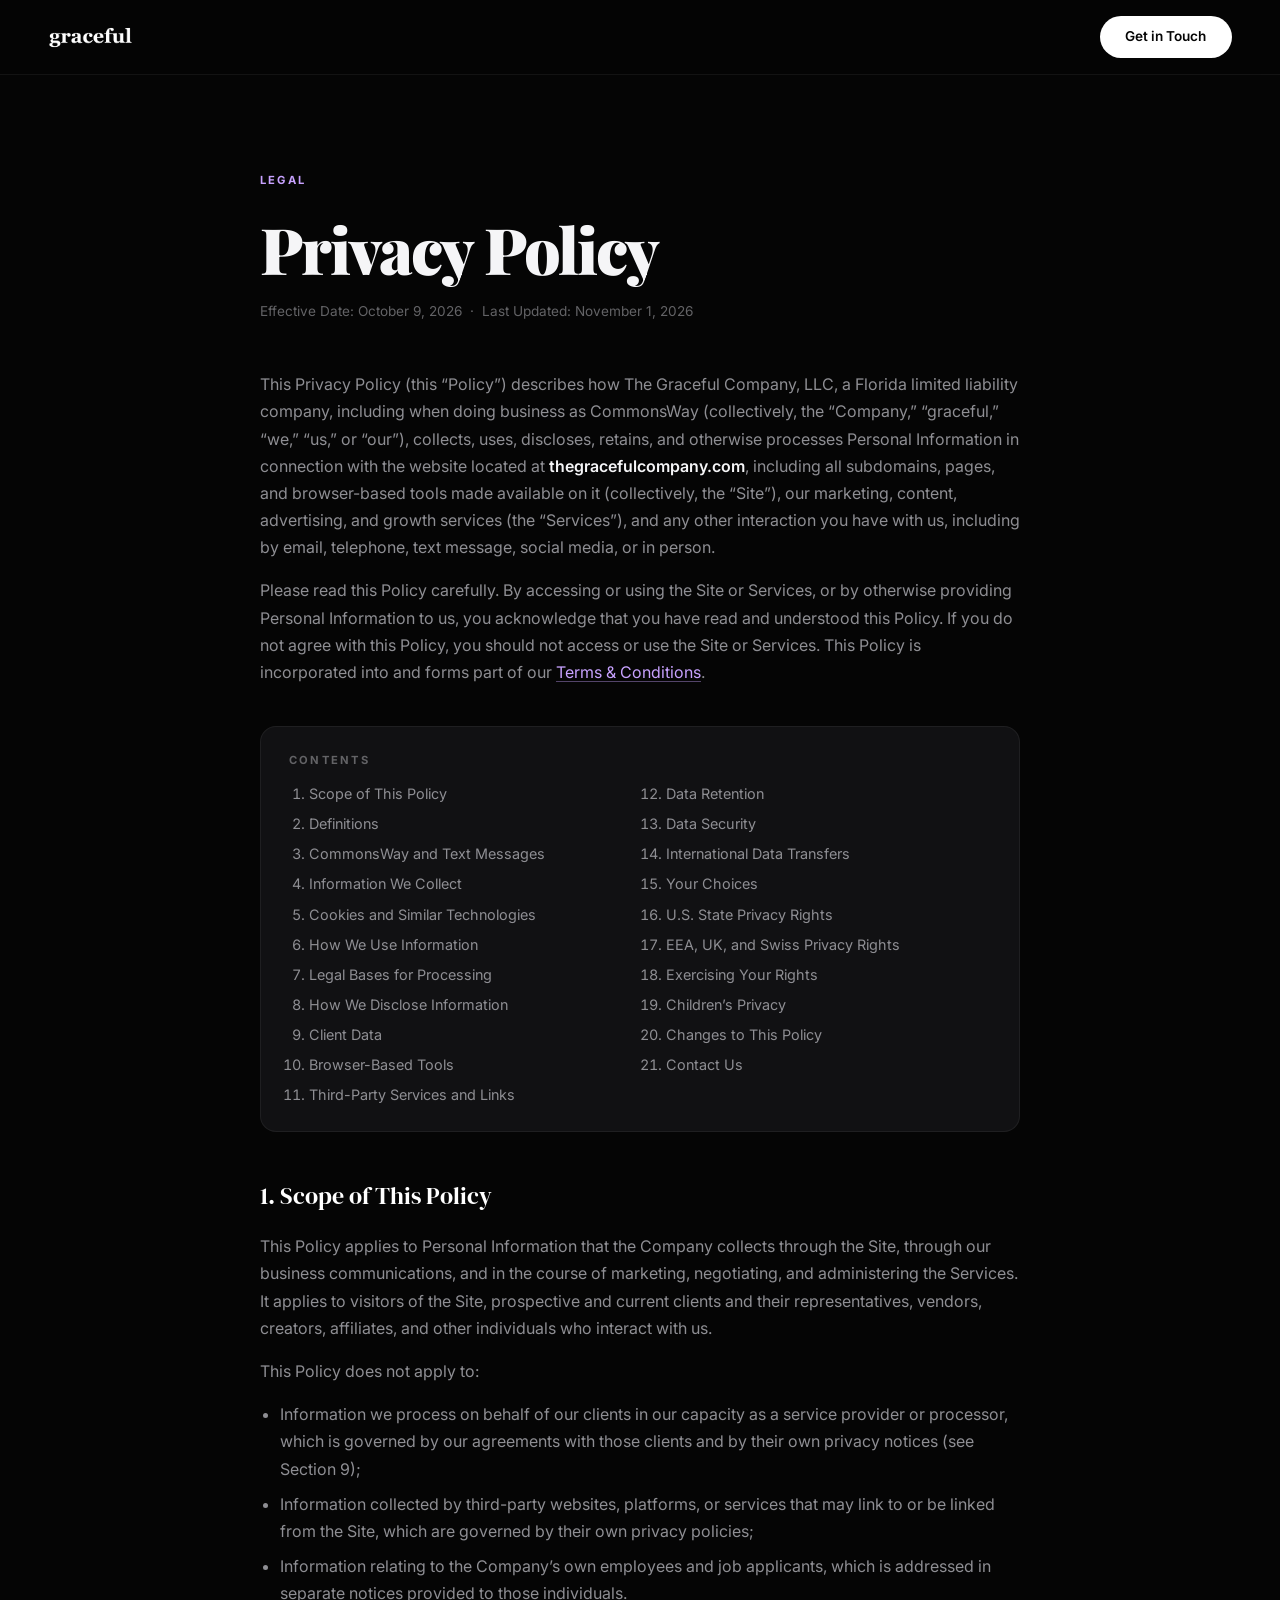
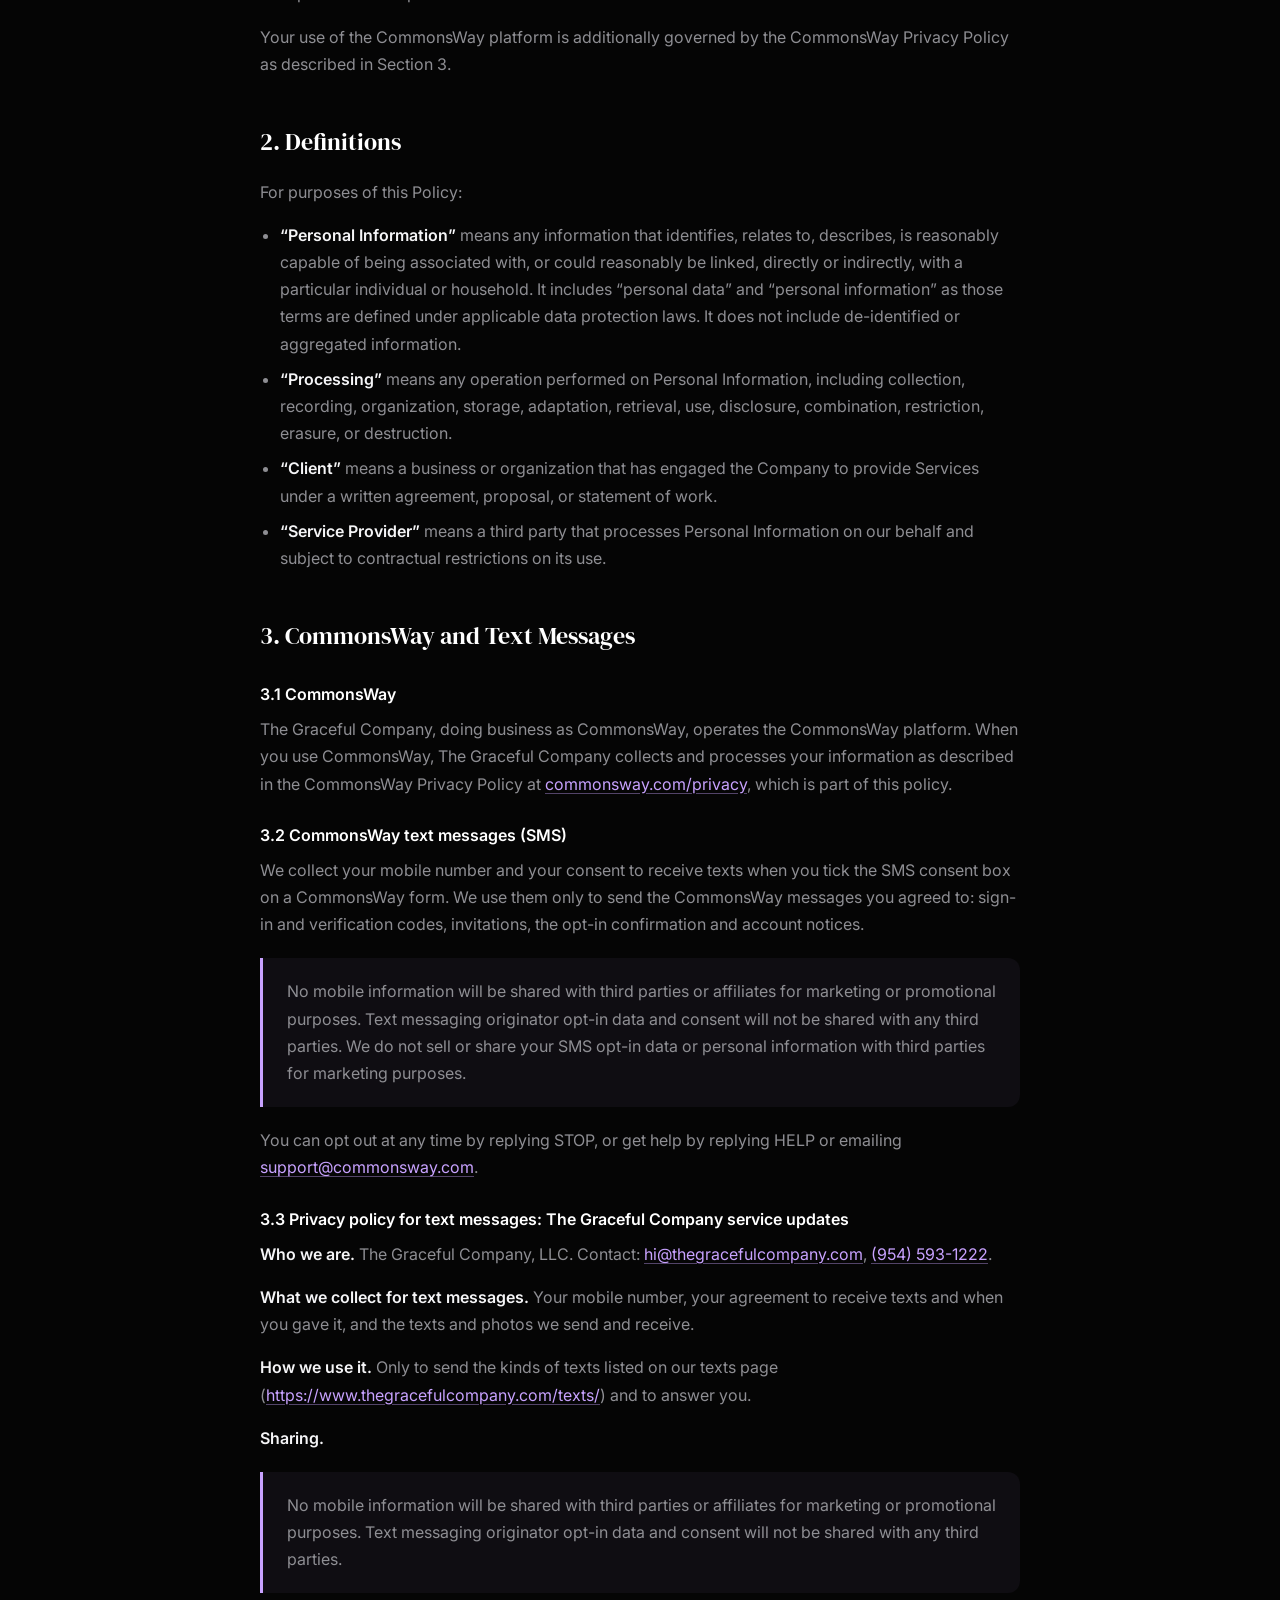
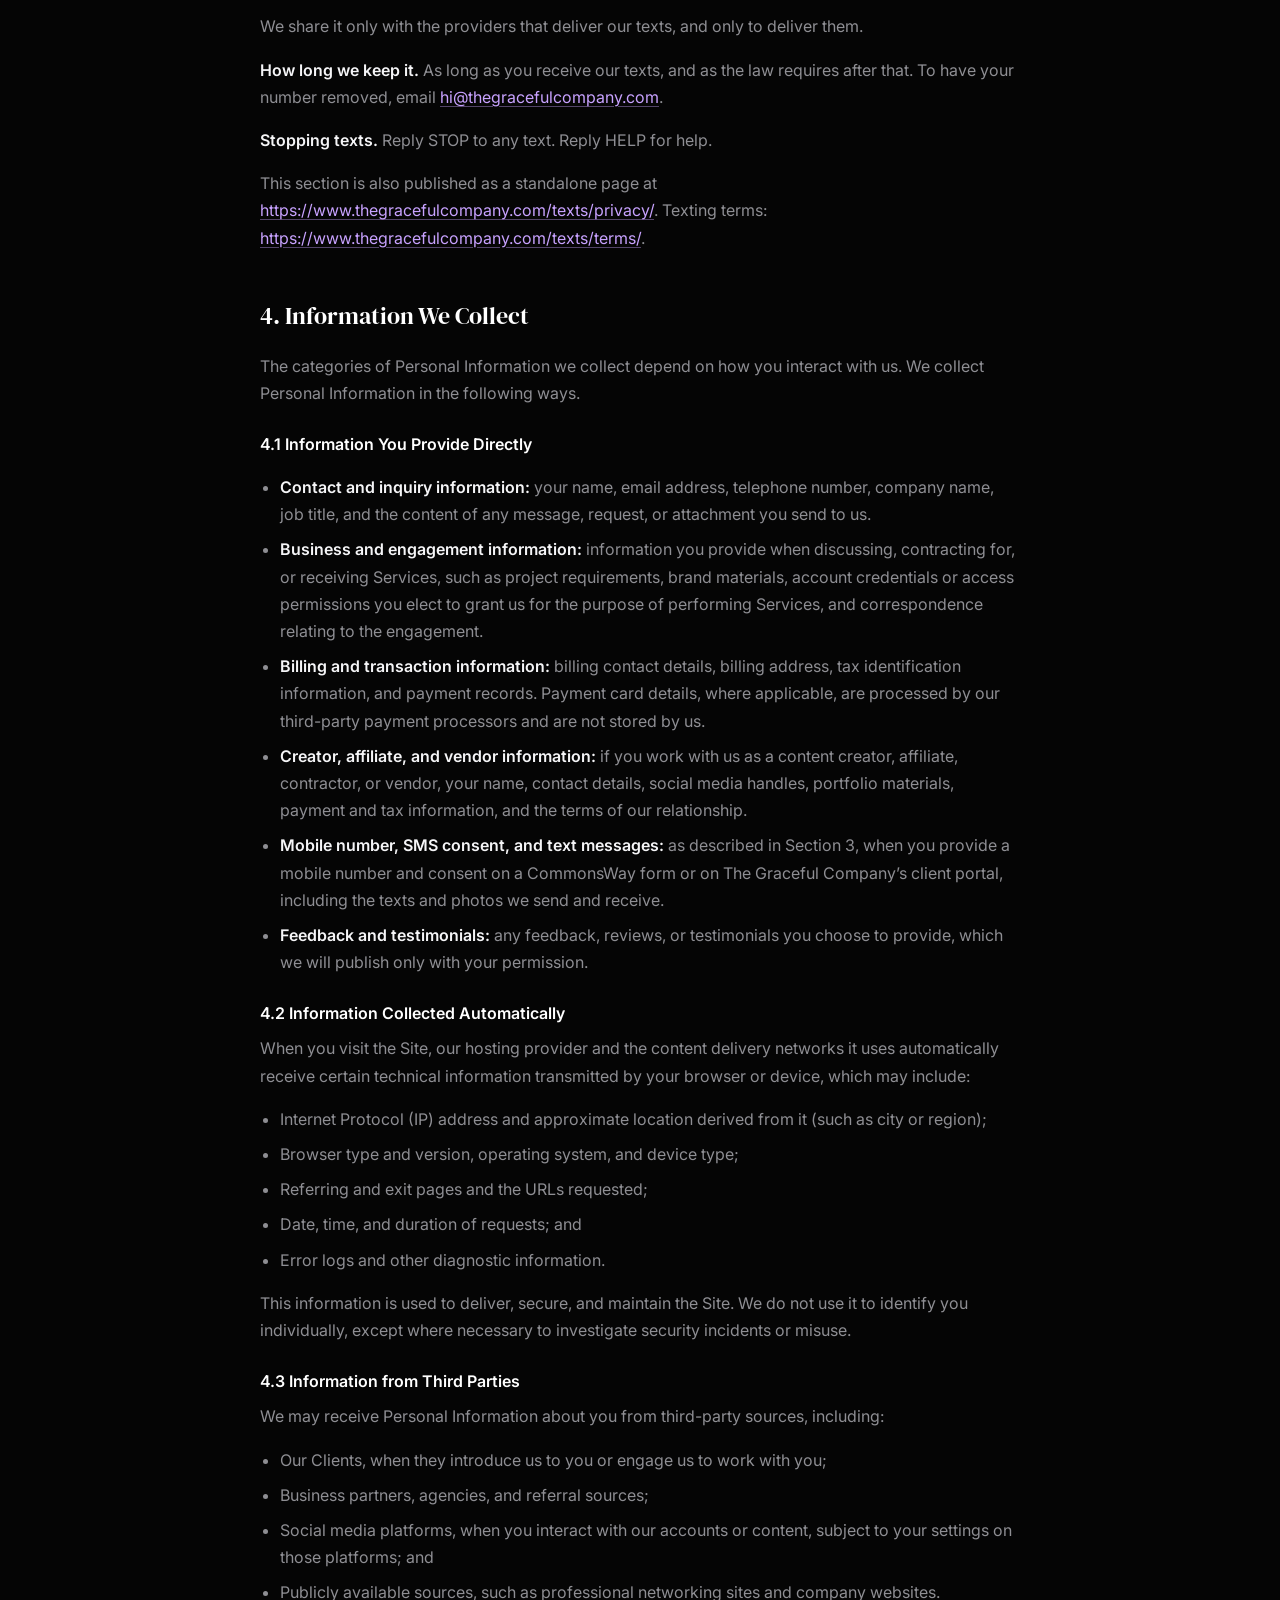
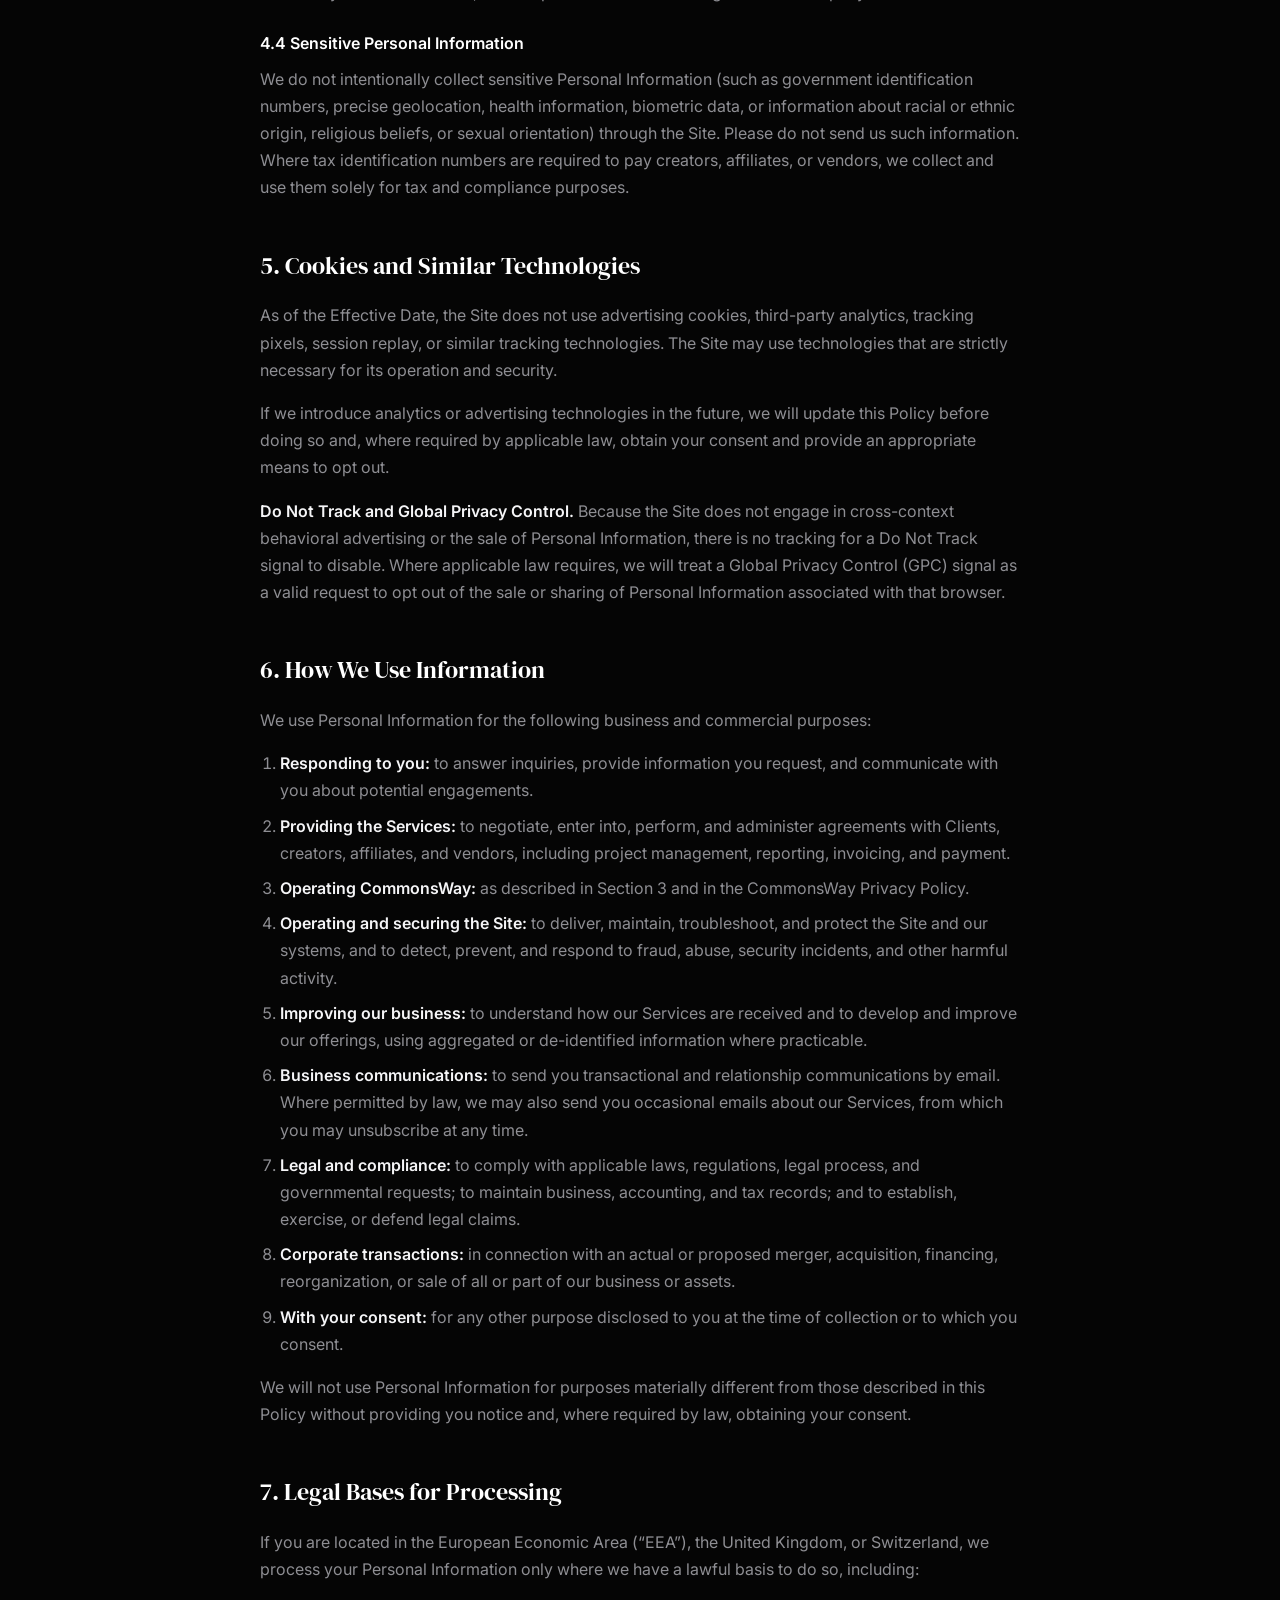
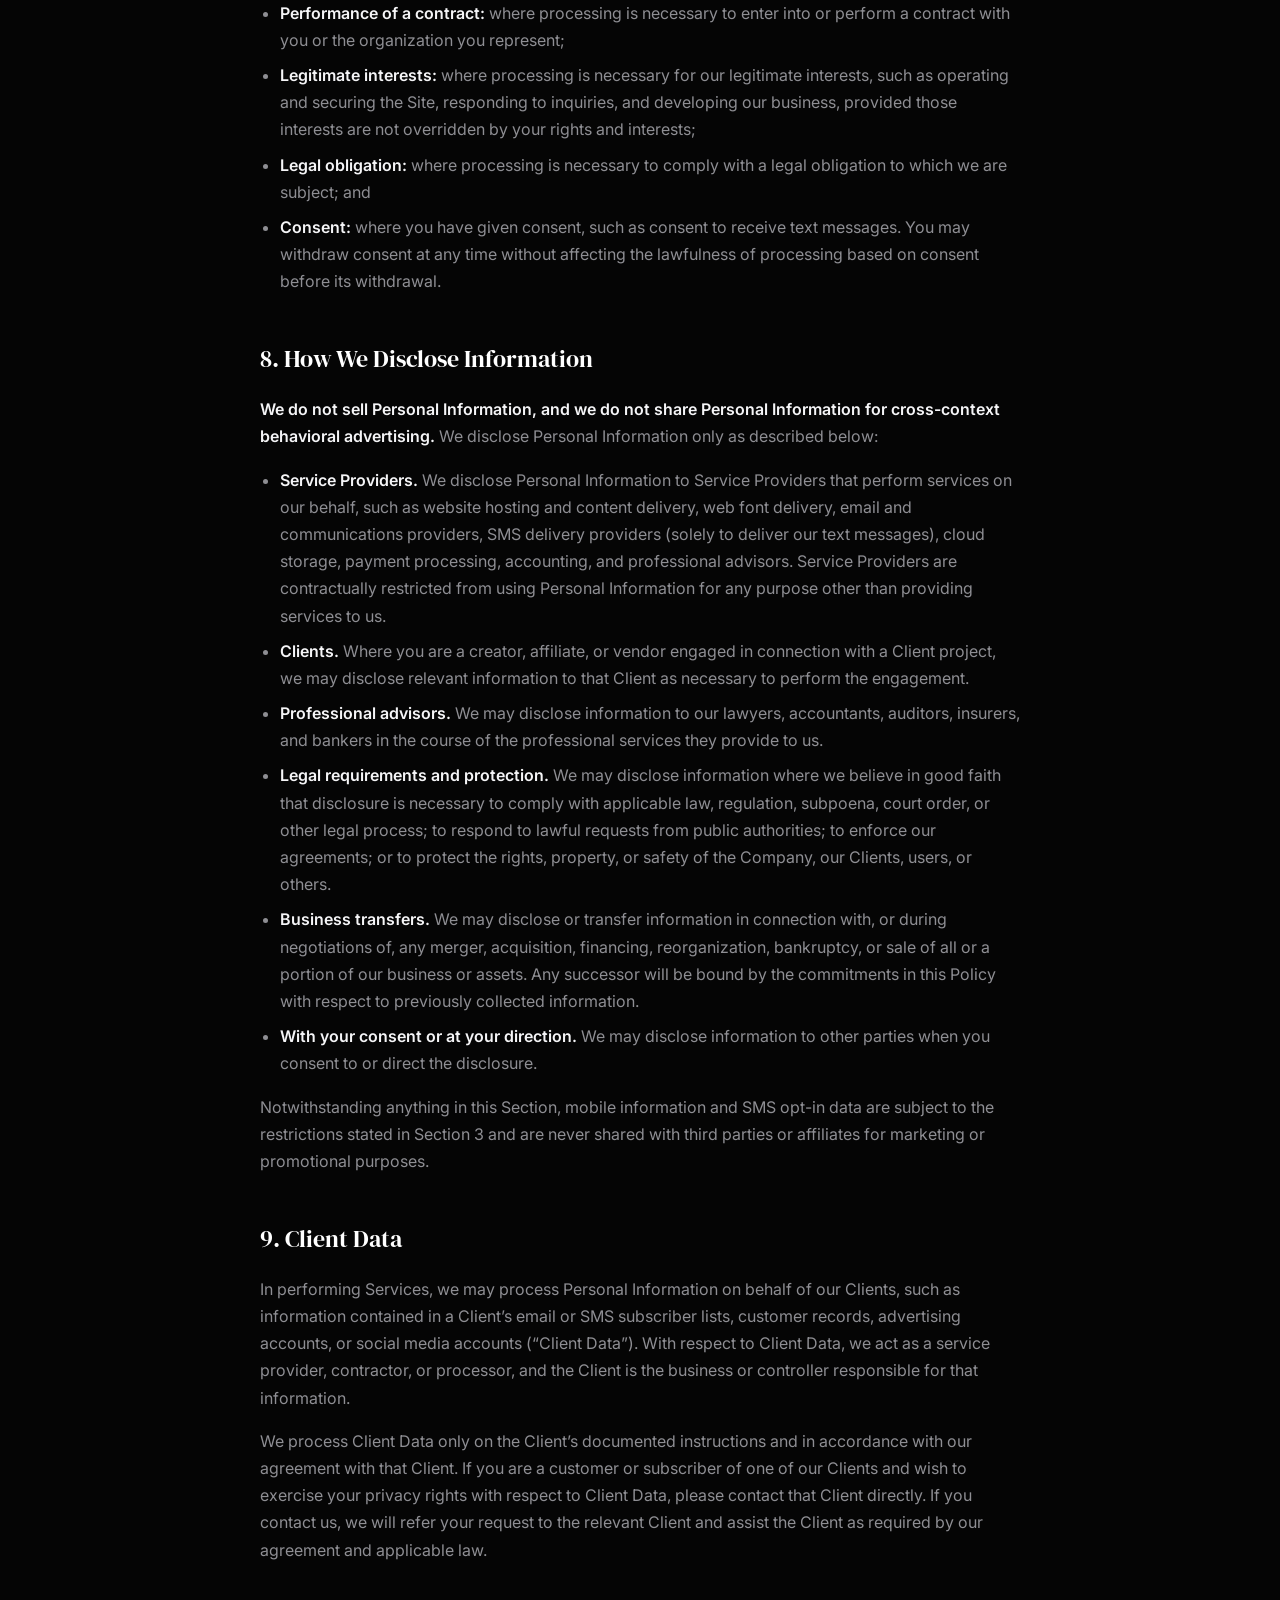
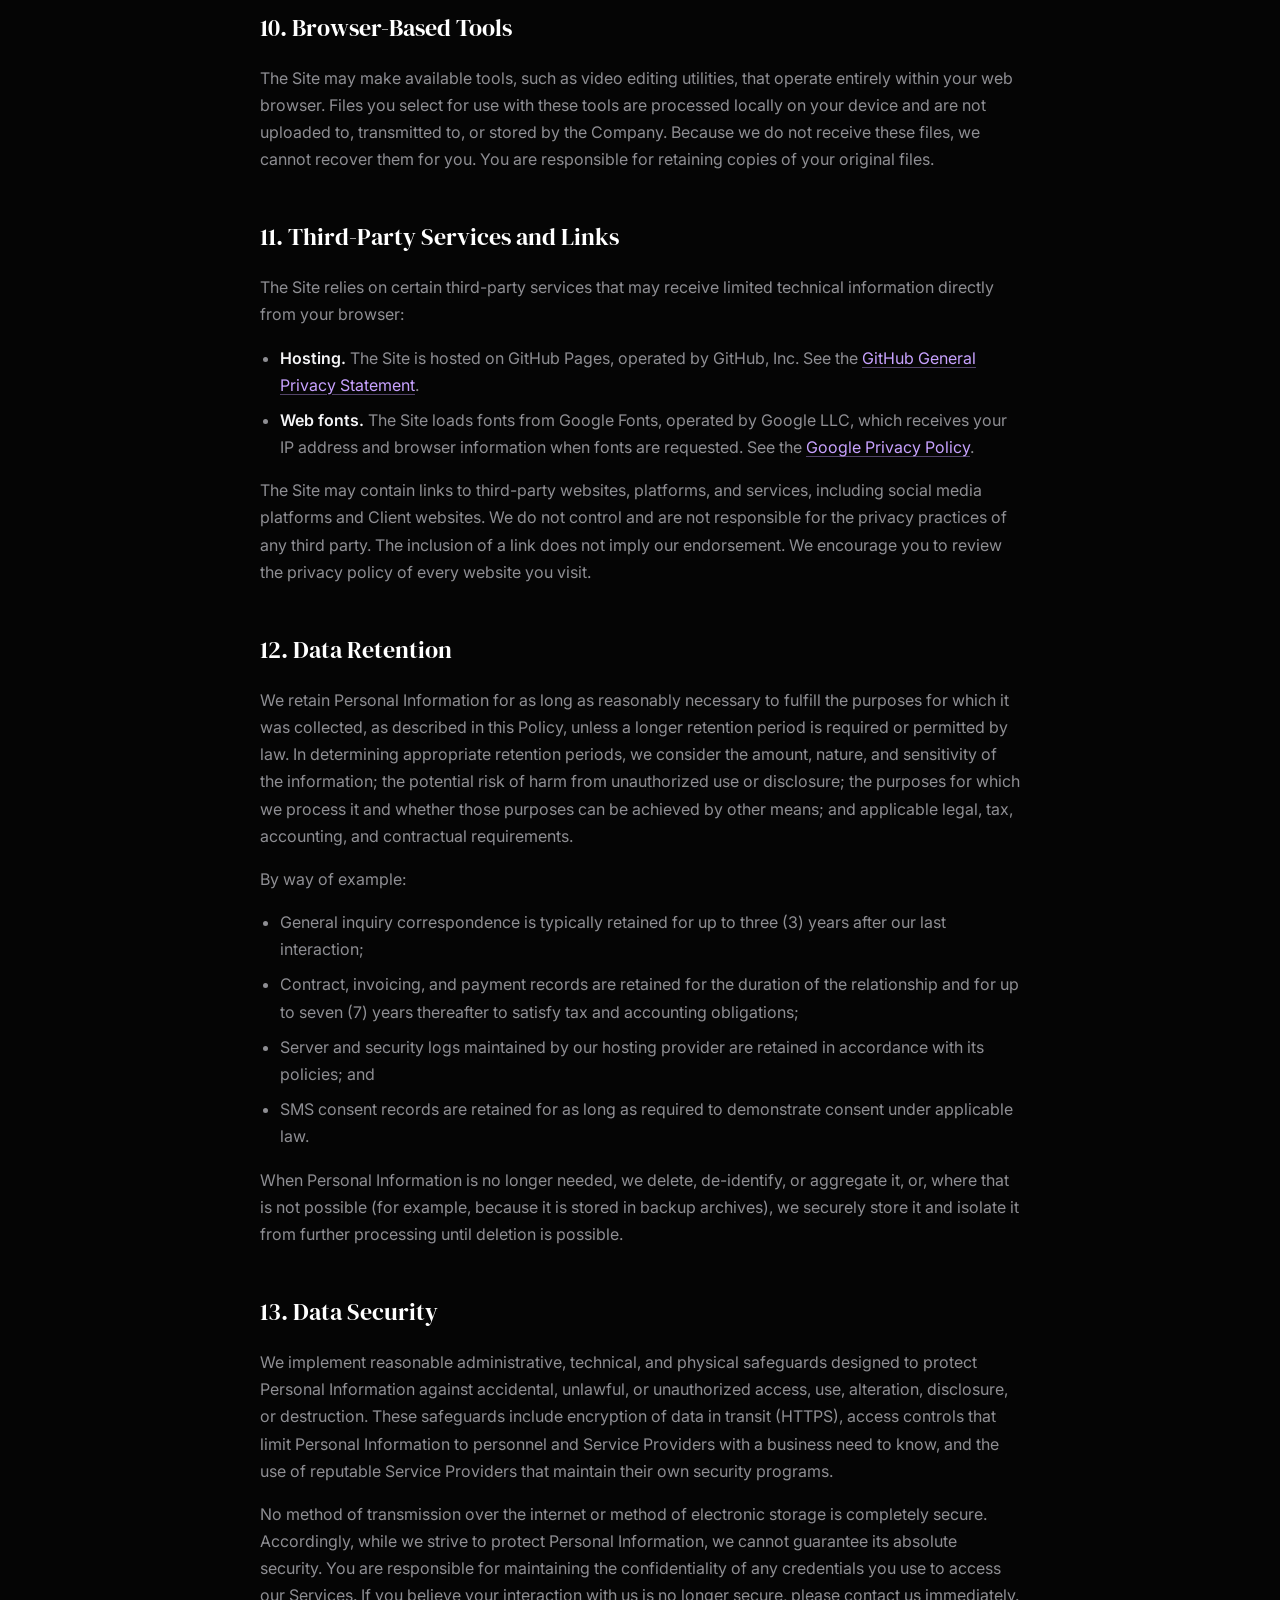
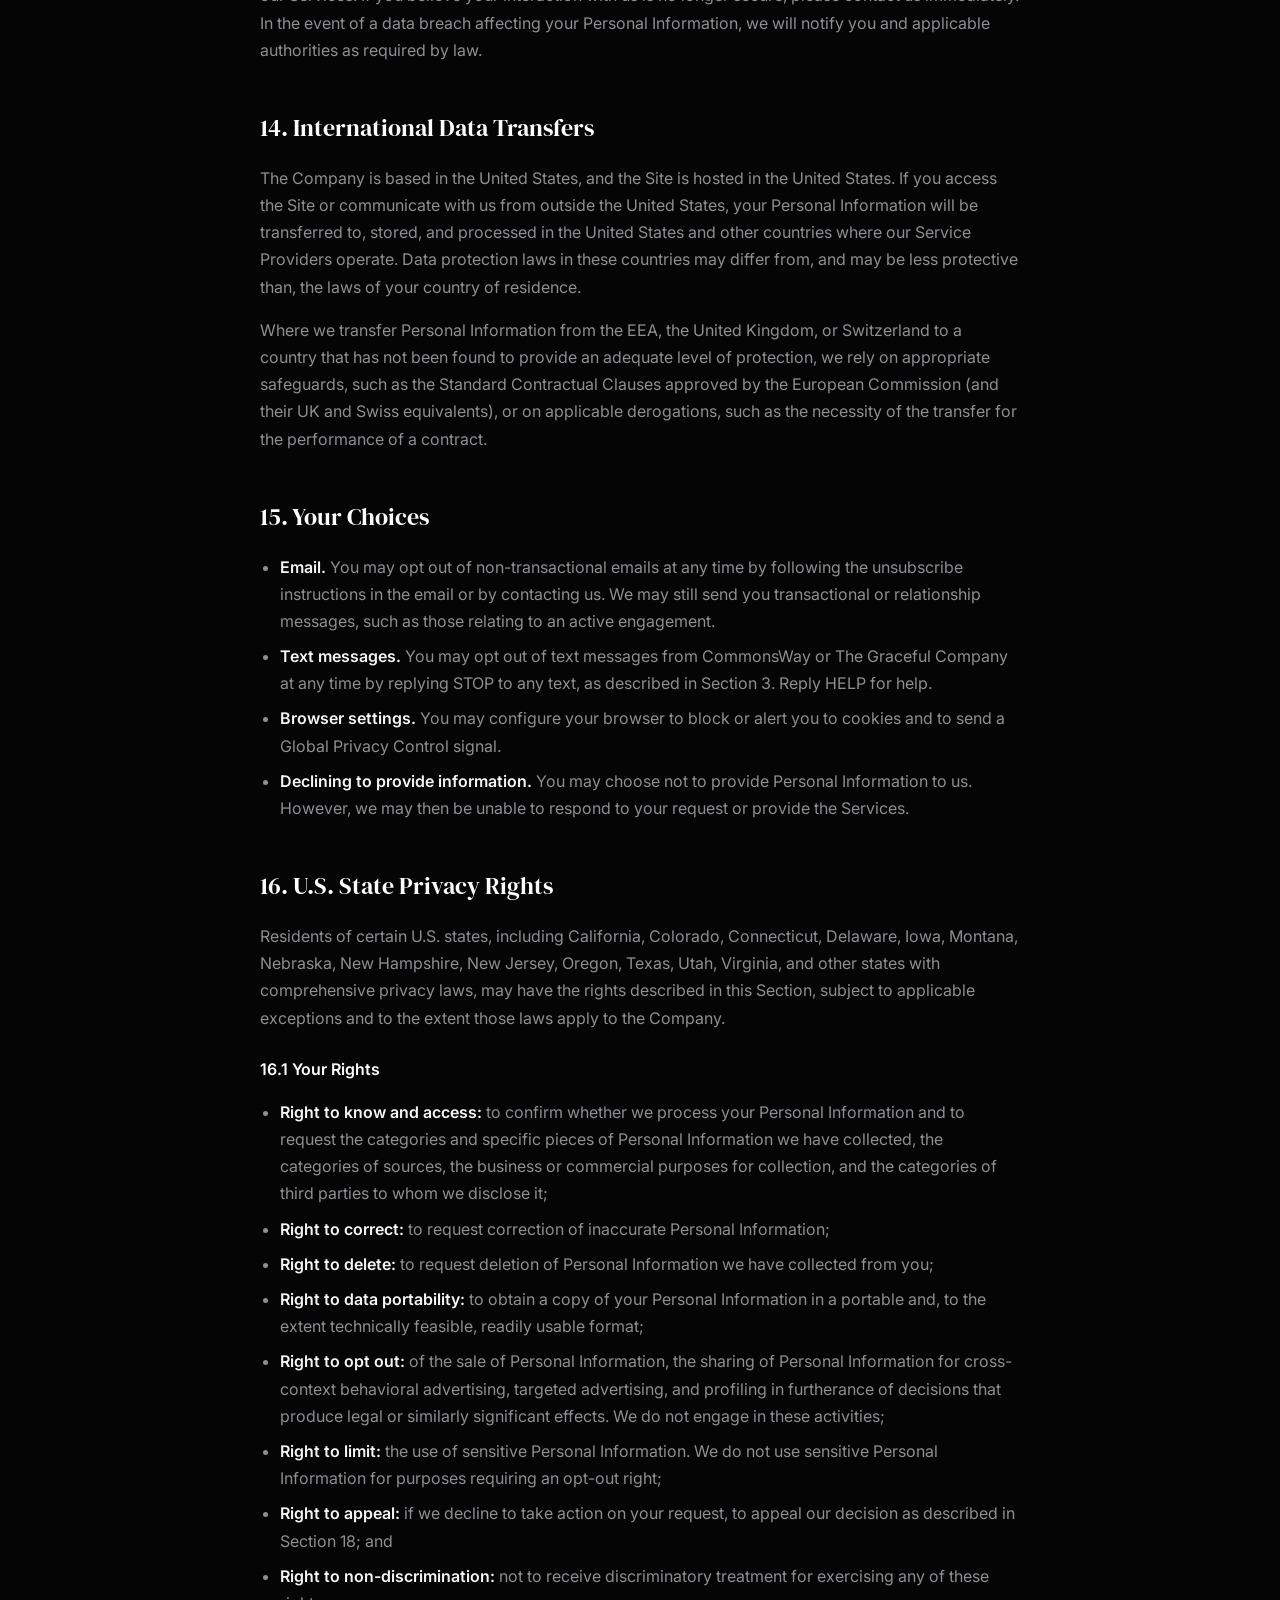
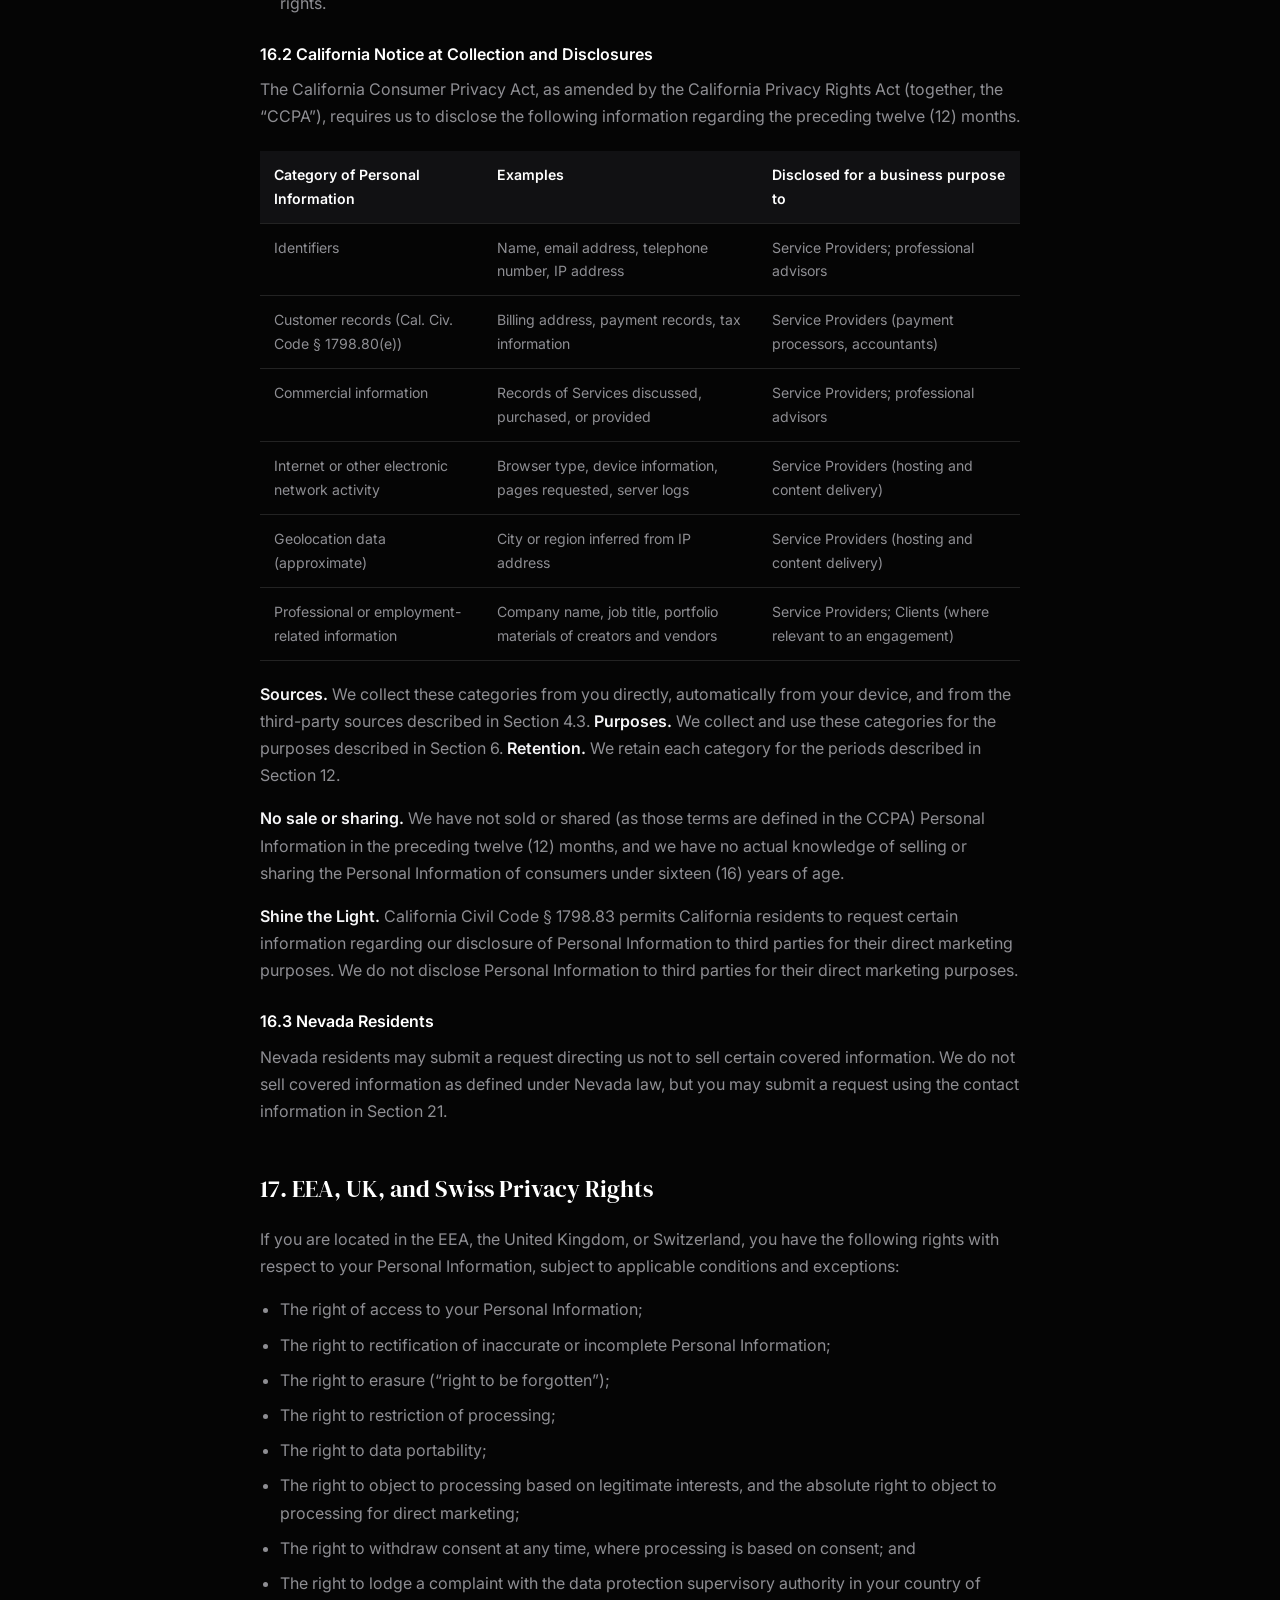
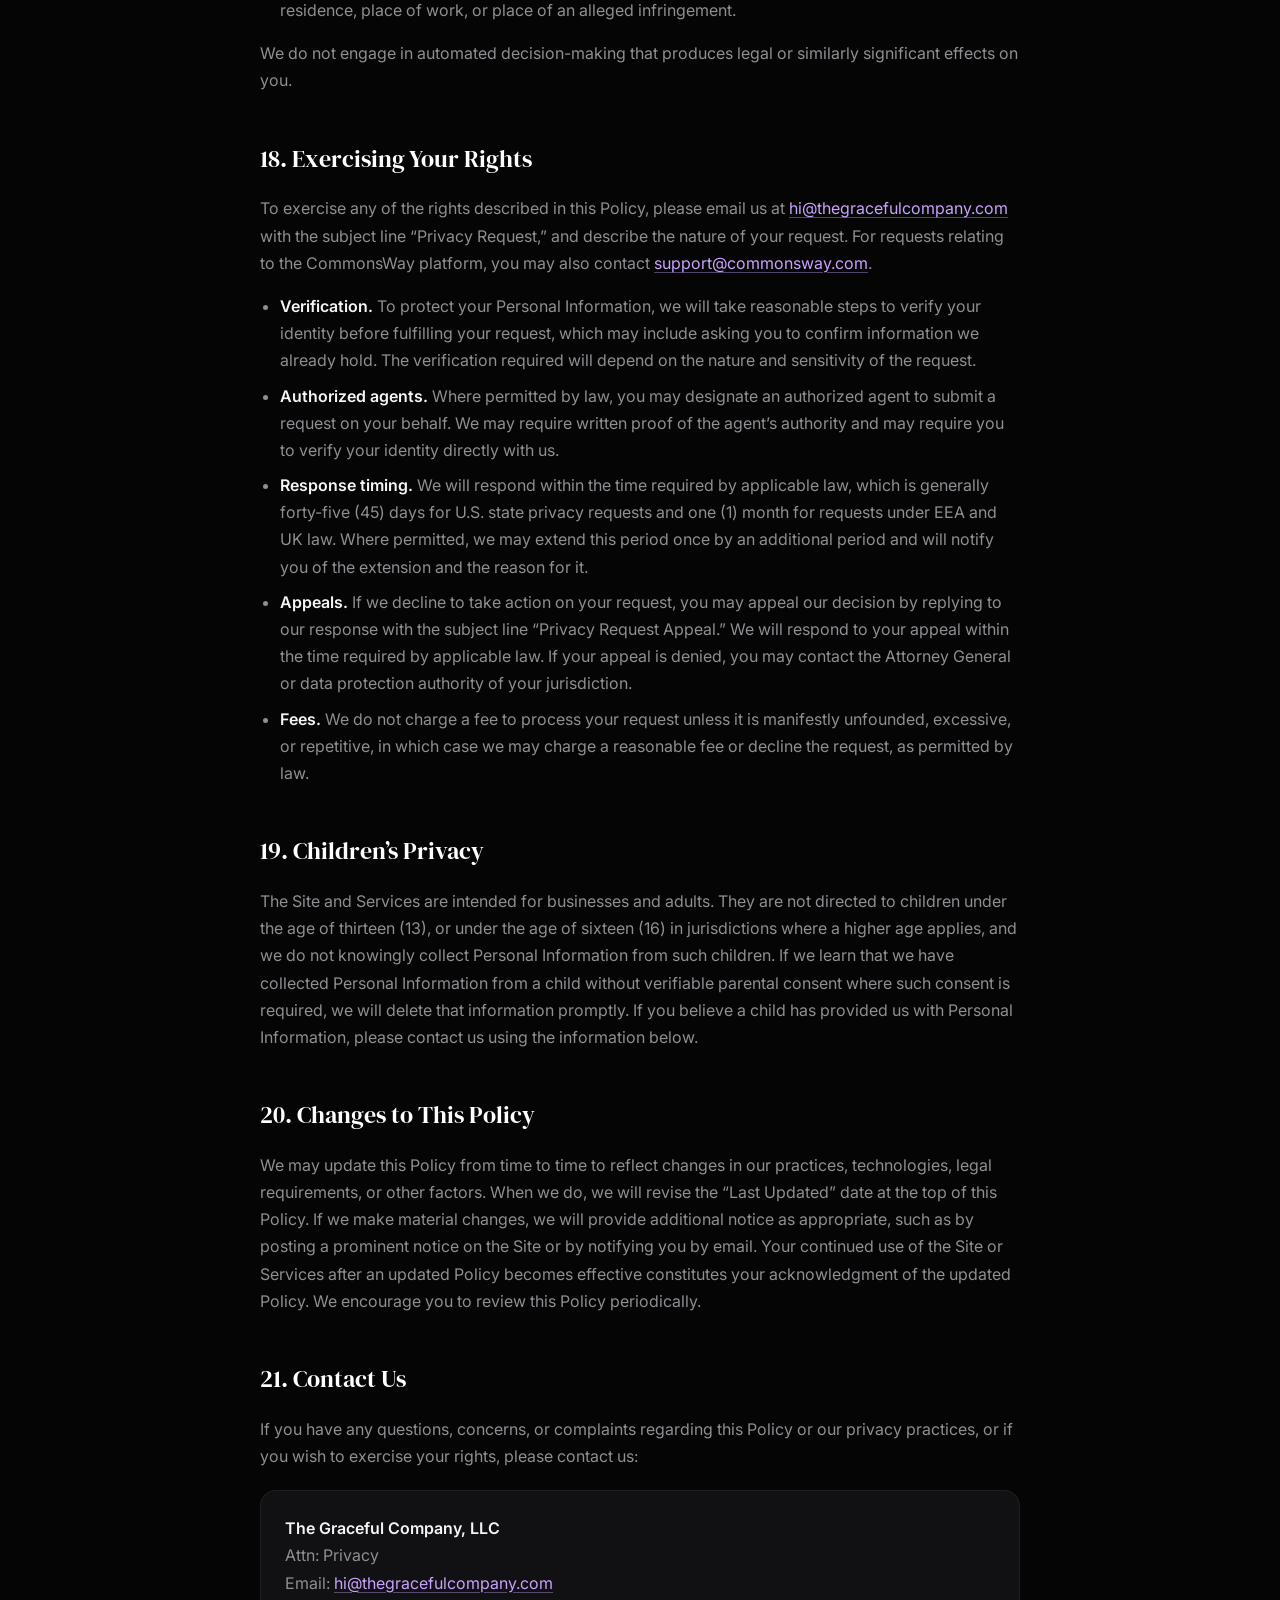
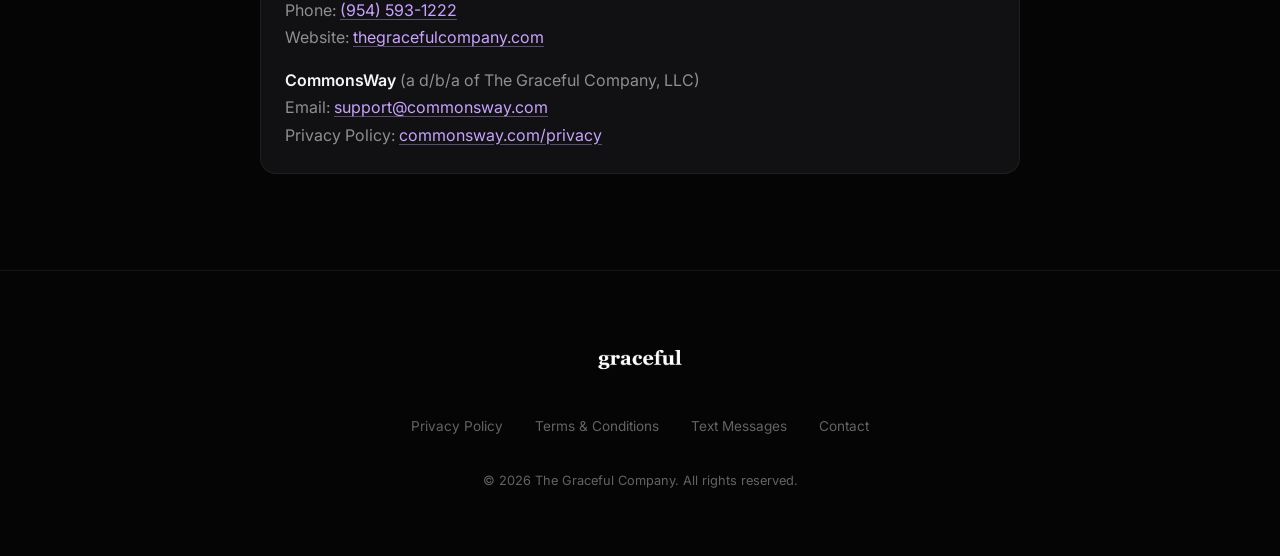
<file: privacy/index.html>
<!DOCTYPE html>
<html lang="en">
<head>
  <meta charset="UTF-8" />
  <meta name="viewport" content="width=device-width, initial-scale=1.0" />
  <title>Privacy Policy — graceful</title>
  <meta name="description" content="How The Graceful Company collects, uses, and protects your information." />
  <link href="https://fonts.googleapis.com/css2?family=DM+Serif+Display:ital@0;1&family=Inter:wght@300;400;500;600;700;800;900&family=Playfair+Display:ital,wght@0,400;0,700;0,900;1,400;1,700&display=swap" rel="stylesheet" />
  <link rel="icon" type="image/png" sizes="32x32" href="../Logo/favicon.png" />
  <link rel="apple-touch-icon" sizes="180x180" href="../Logo/apple-touch-icon.png" />
  <style>
    *, *::before, *::after { margin: 0; padding: 0; box-sizing: border-box; }

    :root {
      --bg: #050505;
      --surface: #111113;
      --border: rgba(255,255,255,0.06);
      --border-light: rgba(255,255,255,0.12);
      --text: #f5f5f7;
      --text-muted: #8e8e93;
      --text-dim: #636366;
      --white: #ffffff;
      --accent: #c8a2ff;
      --accent-2: #9d6eff;
      --teal: #64ffda;
    }

    html { font-size: 16px; }

    body {
      font-family: 'Inter', -apple-system, BlinkMacSystemFont, sans-serif;
      background: var(--bg);
      color: var(--text);
      line-height: 1.7;
      -webkit-font-smoothing: antialiased;
    }

    ::selection { background: var(--accent-2); color: white; }
    a { color: inherit; text-decoration: none; }
    .container { max-width: 1300px; margin: 0 auto; padding: 0 clamp(1.5rem, 4vw, 3rem); }

    /* ── NAV ── */
    nav {
      position: sticky; top: 0; z-index: 1000;
      padding: 0.8rem 0;
      background: rgba(5, 5, 5, 0.75);
      backdrop-filter: blur(24px) saturate(180%);
      -webkit-backdrop-filter: blur(24px) saturate(180%);
      border-bottom: 1px solid var(--border);
    }
    nav .container { display: flex; justify-content: space-between; align-items: center; }
    .logo img { height: 48px; width: auto; display: block; }
    .nav-cta {
      padding: 0.6rem 1.6rem; border-radius: 100px;
      background: var(--white); color: var(--bg);
      font-weight: 600; font-size: 0.85rem;
      transition: all 0.3s cubic-bezier(0.4, 0, 0.2, 1);
    }
    .nav-cta:hover { transform: scale(1.05); box-shadow: 0 0 30px rgba(255,255,255,0.15); }

    /* ── LEGAL ── */
    .legal { max-width: 760px; margin: 0 auto; padding: clamp(3rem, 8vw, 6rem) 0; }
    .section-label {
      font-size: 0.7rem; font-weight: 700; letter-spacing: 0.2em;
      text-transform: uppercase; color: var(--accent);
      margin-bottom: 1.5rem;
    }
    .legal h1 {
      font-family: 'Playfair Display', serif;
      font-size: clamp(2.5rem, 6vw, 4rem);
      font-weight: 900; line-height: 1.1;
      letter-spacing: -0.03em;
      margin-bottom: 1rem;
    }
    .legal .updated { color: var(--text-dim); font-size: 0.85rem; margin-bottom: 3rem; }
    .legal h2 {
      font-family: 'DM Serif Display', serif;
      font-size: 1.5rem; font-weight: 400;
      margin: 2.75rem 0 1rem;
      color: var(--white);
    }
    .legal h3 { font-size: 1rem; font-weight: 600; color: var(--white); margin: 1.5rem 0 0.5rem; }
    .legal p, .legal li { color: var(--text-muted); font-size: 1rem; }
    .legal p + p { margin-top: 1rem; }
    .legal ul { margin: 1rem 0 1rem 1.25rem; }
    .legal li + li { margin-top: 0.5rem; }
    .legal strong { color: var(--text); font-weight: 600; }
    .legal a.inline {
      color: var(--accent);
      text-decoration: underline;
      text-decoration-color: rgba(200, 162, 255, 0.4);
      text-underline-offset: 3px;
    }
    .legal a.inline:hover { text-decoration-color: var(--accent); }
    .legal .contact-card {
      margin-top: 1.25rem;
      background: var(--surface);
      border: 1px solid var(--border);
      border-radius: 16px;
      padding: 1.5rem;
    }

    .legal ol { margin: 1rem 0 1rem 1.25rem; }
    .legal ol li + li { margin-top: 0.5rem; }
    .legal .caps { text-transform: uppercase; font-size: 0.92rem; letter-spacing: 0.01em; }
    .legal .toc {
      margin: 2.5rem 0 1rem;
      background: var(--surface);
      border: 1px solid var(--border);
      border-radius: 16px;
      padding: 1.5rem 1.75rem;
    }
    .legal .toc-title {
      font-size: 0.7rem; font-weight: 700; letter-spacing: 0.2em;
      text-transform: uppercase; color: var(--text-dim);
      margin-bottom: 0.75rem;
    }
    .legal .toc ol { margin: 0 0 0 1.25rem; columns: 2; column-gap: 2rem; }
    .legal .toc li { font-size: 0.9rem; margin: 0 0 0.35rem; break-inside: avoid; }
    .legal .toc li + li { margin-top: 0; }
    .legal .toc a { color: var(--text-muted); transition: color 0.2s; }
    .legal .toc a:hover { color: var(--white); }
    .legal h2, .legal h3 { scroll-margin-top: 6rem; }
    .legal a[href^="tel:"] { white-space: nowrap; }
    .legal .callout {
      margin: 1.25rem 0;
      border-left: 3px solid var(--accent);
      background: rgba(200, 162, 255, 0.05);
      border-radius: 0 12px 12px 0;
      padding: 1.25rem 1.5rem;
    }
    .legal .table-wrap { overflow-x: auto; margin: 1.25rem 0; }
    .legal table { width: 100%; border-collapse: collapse; font-size: 0.88rem; }
    .legal th, .legal td {
      text-align: left; vertical-align: top;
      padding: 0.75rem 0.9rem;
      border-bottom: 1px solid var(--border-light);
      color: var(--text-muted);
    }
    .legal th { color: var(--white); font-weight: 600; background: var(--surface); }

    .legal a.break { overflow-wrap: anywhere; }
    .legal .consent-box {
      display: flex; gap: 0.9rem; align-items: flex-start;
      margin: 1.25rem 0;
      background: var(--surface);
      border: 1px solid var(--border-light);
      border-radius: 14px;
      padding: 1.25rem 1.4rem;
      color: var(--text);
      font-size: 0.95rem;
    }
    .legal .consent-box input {
      flex: none; width: 1.15rem; height: 1.15rem; margin-top: 0.25rem;
      accent-color: var(--accent);
    }

    /* ── FOOTER ── */
    footer {
      padding: 4rem 0;
      border-top: 1px solid var(--border);
      text-align: center;
    }
    .footer-logo { margin-bottom: 1.5rem; display: inline-flex; }
    .footer-logo img { height: 48px; width: auto; }
    .footer-links {
      display: flex; justify-content: center; gap: 2rem;
      flex-wrap: wrap;
      margin-bottom: 2rem;
    }
    .footer-links a { font-size: 0.85rem; color: var(--text-dim); transition: color 0.3s; }
    .footer-links a:hover { color: var(--white); }
    .footer-copy { font-size: 0.8rem; color: var(--text-dim); }

    @media (max-width: 640px) {
      .legal .toc ol { columns: 1; }
    }

    @media (max-width: 480px) {
      .logo img { height: 40px; }
      .nav-cta { padding: 0.45rem 1rem; font-size: 0.75rem; }
      .legal h2 { font-size: 1.3rem; }
      footer { padding: 2.5rem 0; }
      .footer-logo img { height: 36px; }
      .footer-links { gap: 0.8rem 1rem; }
    }
  </style>
</head>
<body>

  <!-- NAV -->
  <nav>
    <div class="container">
      <a href="../" class="logo"><img src="../Logo/graceful-w.png.webp" alt="graceful" /></a>
      <a href="mailto:hi@thegracefulcompany.com" class="nav-cta">Get in Touch</a>
    </div>
  </nav>

  <main class="container">
    <article class="legal">
      <div class="section-label">Legal</div>
      <h1>Privacy Policy</h1>
      <p class="updated">Effective Date: October 9, 2026 &nbsp;&middot;&nbsp; Last Updated: November 1, 2026</p>

      <p>
        This Privacy Policy (this &ldquo;Policy&rdquo;) describes how The Graceful Company, LLC, a Florida limited
        liability company, including when doing business as CommonsWay (collectively, the &ldquo;Company,&rdquo; &ldquo;graceful,&rdquo; &ldquo;we,&rdquo;
        &ldquo;us,&rdquo; or &ldquo;our&rdquo;), collects, uses, discloses, retains, and otherwise processes
        Personal Information in connection with the website located at <strong>thegracefulcompany.com</strong>,
        including all subdomains, pages, and browser-based tools made available on it (collectively, the
        &ldquo;Site&rdquo;), our marketing, content, advertising, and growth services (the &ldquo;Services&rdquo;),
        and any other interaction you have with us, including by email, telephone, text message, social media, or
        in person.
      </p>
      <p>
        Please read this Policy carefully. By accessing or using the Site or Services, or by otherwise providing
        Personal Information to us, you acknowledge that you have read and understood this Policy. If you do not
        agree with this Policy, you should not access or use the Site or Services. This Policy is incorporated into
        and forms part of our <a class="inline" href="../terms/">Terms &amp; Conditions</a>.
      </p>

      <div class="toc" role="navigation" aria-label="Contents">
        <div class="toc-title">Contents</div>
        <ol>
          <li><a href="#scope">Scope of This Policy</a></li>
          <li><a href="#definitions">Definitions</a></li>
          <li><a href="#commonsway">CommonsWay and Text Messages</a></li>
          <li><a href="#collect">Information We Collect</a></li>
          <li><a href="#cookies">Cookies and Similar Technologies</a></li>
          <li><a href="#use">How We Use Information</a></li>
          <li><a href="#legal-bases">Legal Bases for Processing</a></li>
          <li><a href="#disclose">How We Disclose Information</a></li>
          <li><a href="#client-data">Client Data</a></li>
          <li><a href="#tools">Browser-Based Tools</a></li>
          <li><a href="#third-party">Third-Party Services and Links</a></li>
          <li><a href="#retention">Data Retention</a></li>
          <li><a href="#security">Data Security</a></li>
          <li><a href="#international">International Data Transfers</a></li>
          <li><a href="#choices">Your Choices</a></li>
          <li><a href="#us-rights">U.S. State Privacy Rights</a></li>
          <li><a href="#eea-rights">EEA, UK, and Swiss Privacy Rights</a></li>
          <li><a href="#exercise">Exercising Your Rights</a></li>
          <li><a href="#children">Children&rsquo;s Privacy</a></li>
          <li><a href="#changes">Changes to This Policy</a></li>
          <li><a href="#contact">Contact Us</a></li>
        </ol>
      </div>

      <h2 id="scope">1. Scope of This Policy</h2>
      <p>
        This Policy applies to Personal Information that the Company collects through the Site, through our
        business communications, and in the course of marketing, negotiating, and administering the Services.
        It applies to visitors of the Site, prospective and current clients and their representatives, vendors,
        creators, affiliates, and other individuals who interact with us.
      </p>
      <p>This Policy does not apply to:</p>
      <ul>
        <li>
          Information we process on behalf of our clients in our capacity as a service provider or processor,
          which is governed by our agreements with those clients and by their own privacy notices (see
          Section&nbsp;9);
        </li>
        <li>
          Information collected by third-party websites, platforms, or services that may link to or be linked
          from the Site, which are governed by their own privacy policies;
        </li>
        <li>
          Information relating to the Company&rsquo;s own employees and job applicants, which is addressed in
          separate notices provided to those individuals.
        </li>
      </ul>
      <p>
        Your use of the CommonsWay platform is additionally governed by the CommonsWay Privacy Policy as
        described in Section&nbsp;3.
      </p>

      <h2 id="definitions">2. Definitions</h2>
      <p>For purposes of this Policy:</p>
      <ul>
        <li>
          <strong>&ldquo;Personal Information&rdquo;</strong> means any information that identifies, relates to,
          describes, is reasonably capable of being associated with, or could reasonably be linked, directly or
          indirectly, with a particular individual or household. It includes &ldquo;personal data&rdquo; and
          &ldquo;personal information&rdquo; as those terms are defined under applicable data protection laws.
          It does not include de-identified or aggregated information.
        </li>
        <li>
          <strong>&ldquo;Processing&rdquo;</strong> means any operation performed on Personal Information,
          including collection, recording, organization, storage, adaptation, retrieval, use, disclosure,
          combination, restriction, erasure, or destruction.
        </li>
        <li>
          <strong>&ldquo;Client&rdquo;</strong> means a business or organization that has engaged the Company to
          provide Services under a written agreement, proposal, or statement of work.
        </li>
        <li>
          <strong>&ldquo;Service Provider&rdquo;</strong> means a third party that processes Personal Information
          on our behalf and subject to contractual restrictions on its use.
        </li>
      </ul>

      <h2 id="commonsway">3. CommonsWay and Text Messages</h2>
      <h3>3.1 CommonsWay</h3>
      <p>
        The Graceful Company, doing business as CommonsWay, operates the CommonsWay platform. When you use
        CommonsWay, The Graceful Company collects and processes your information as described in the CommonsWay
        Privacy Policy at
        <a class="inline" href="https://commonsway.com/privacy" target="_blank" rel="noopener">commonsway.com/privacy</a>,
        which is part of this policy.
      </p>
      <h3>3.2 CommonsWay text messages (SMS)</h3>
      <p>
        We collect your mobile number and your consent to receive texts when you tick the SMS consent box on a
        CommonsWay form. We use them only to send the CommonsWay messages you agreed to: sign-in and verification
        codes, invitations, the opt-in confirmation and account notices.
      </p>
      <div class="callout">
        <p>
          No mobile information will be shared with third parties or affiliates for marketing or promotional
          purposes. Text messaging originator opt-in data and consent will not be shared with any third parties.
          We do not sell or share your SMS opt-in data or personal information with third parties for marketing
          purposes.
        </p>
      </div>
      <p>
        You can opt out at any time by replying STOP, or get help by replying HELP or emailing
        <a class="inline" href="mailto:support@commonsway.com">support@commonsway.com</a>.
      </p>

      <h3 id="text-privacy">3.3 Privacy policy for text messages: The Graceful Company service updates</h3>
      <p>
        <strong>Who we are.</strong> The Graceful Company, LLC. Contact:
        <a class="inline" href="mailto:hi@thegracefulcompany.com">hi@thegracefulcompany.com</a>,
        <a class="inline" href="tel:+19545931222">(954) 593-1222</a>.
      </p>
      <p>
        <strong>What we collect for text messages.</strong> Your mobile number, your agreement to receive texts and
        when you gave it, and the texts and photos we send and receive.
      </p>
      <p>
        <strong>How we use it.</strong> Only to send the kinds of texts listed on our texts page
        (<a class="inline break" href="https://www.thegracefulcompany.com/texts/">https://www.thegracefulcompany.com/texts/</a>)
        and to answer you.
      </p>
      <p><strong>Sharing.</strong></p>
      <div class="callout">
        <p>
          No mobile information will be shared with third parties or affiliates for marketing or promotional
          purposes. Text messaging originator opt-in data and consent will not be shared with any third parties.
        </p>
      </div>
      <p>We share it only with the providers that deliver our texts, and only to deliver them.</p>
      <p>
        <strong>How long we keep it.</strong> As long as you receive our texts, and as the law requires after that.
        To have your number removed, email
        <a class="inline" href="mailto:hi@thegracefulcompany.com">hi@thegracefulcompany.com</a>.
      </p>
      <p><strong>Stopping texts.</strong> Reply STOP to any text. Reply HELP for help.</p>
      <p>
        This section is also published as a standalone page at
        <a class="inline break" href="https://www.thegracefulcompany.com/texts/privacy/">https://www.thegracefulcompany.com/texts/privacy/</a>.
        Texting terms:
        <a class="inline break" href="https://www.thegracefulcompany.com/texts/terms/">https://www.thegracefulcompany.com/texts/terms/</a>.
      </p>

      <h2 id="collect">4. Information We Collect</h2>
      <p>
        The categories of Personal Information we collect depend on how you interact with us. We collect
        Personal Information in the following ways.
      </p>

      <h3>4.1 Information You Provide Directly</h3>
      <ul>
        <li>
          <strong>Contact and inquiry information:</strong> your name, email address, telephone number, company
          name, job title, and the content of any message, request, or attachment you send to us.
        </li>
        <li>
          <strong>Business and engagement information:</strong> information you provide when discussing,
          contracting for, or receiving Services, such as project requirements, brand materials, account
          credentials or access permissions you elect to grant us for the purpose of performing Services,
          and correspondence relating to the engagement.
        </li>
        <li>
          <strong>Billing and transaction information:</strong> billing contact details, billing address, tax
          identification information, and payment records. Payment card details, where applicable, are processed
          by our third-party payment processors and are not stored by us.
        </li>
        <li>
          <strong>Creator, affiliate, and vendor information:</strong> if you work with us as a content creator,
          affiliate, contractor, or vendor, your name, contact details, social media handles, portfolio
          materials, payment and tax information, and the terms of our relationship.
        </li>
        <li>
          <strong>Mobile number, SMS consent, and text messages:</strong> as described in Section&nbsp;3, when
          you provide a mobile number and consent on a CommonsWay form or on The Graceful Company&rsquo;s client
          portal, including the texts and photos we send and receive.
        </li>
        <li>
          <strong>Feedback and testimonials:</strong> any feedback, reviews, or testimonials you choose to
          provide, which we will publish only with your permission.
        </li>
      </ul>

      <h3>4.2 Information Collected Automatically</h3>
      <p>
        When you visit the Site, our hosting provider and the content delivery networks it uses automatically
        receive certain technical information transmitted by your browser or device, which may include:
      </p>
      <ul>
        <li>Internet Protocol (IP) address and approximate location derived from it (such as city or region);</li>
        <li>Browser type and version, operating system, and device type;</li>
        <li>Referring and exit pages and the URLs requested;</li>
        <li>Date, time, and duration of requests; and</li>
        <li>Error logs and other diagnostic information.</li>
      </ul>
      <p>
        This information is used to deliver, secure, and maintain the Site. We do not use it to identify you
        individually, except where necessary to investigate security incidents or misuse.
      </p>

      <h3>4.3 Information from Third Parties</h3>
      <p>We may receive Personal Information about you from third-party sources, including:</p>
      <ul>
        <li>Our Clients, when they introduce us to you or engage us to work with you;</li>
        <li>Business partners, agencies, and referral sources;</li>
        <li>
          Social media platforms, when you interact with our accounts or content, subject to your settings on
          those platforms; and
        </li>
        <li>Publicly available sources, such as professional networking sites and company websites.</li>
      </ul>

      <h3>4.4 Sensitive Personal Information</h3>
      <p>
        We do not intentionally collect sensitive Personal Information (such as government identification
        numbers, precise geolocation, health information, biometric data, or information about racial or ethnic
        origin, religious beliefs, or sexual orientation) through the Site. Please do not send us such
        information. Where tax identification numbers are required to pay creators, affiliates, or vendors,
        we collect and use them solely for tax and compliance purposes.
      </p>

      <h2 id="cookies">5. Cookies and Similar Technologies</h2>
      <p>
        As of the Effective Date, the Site does not use advertising cookies, third-party analytics, tracking
        pixels, session replay, or similar tracking technologies. The Site may use technologies that are strictly
        necessary for its operation and security.
      </p>
      <p>
        If we introduce analytics or advertising technologies in the future, we will update this Policy before
        doing so and, where required by applicable law, obtain your consent and provide an appropriate means to
        opt out.
      </p>
      <p>
        <strong>Do Not Track and Global Privacy Control.</strong> Because the Site does not engage in
        cross-context behavioral advertising or the sale of Personal Information, there is no tracking for a
        Do Not Track signal to disable. Where applicable law requires, we will treat a Global Privacy Control
        (GPC) signal as a valid request to opt out of the sale or sharing of Personal Information associated
        with that browser.
      </p>

      <h2 id="use">6. How We Use Information</h2>
      <p>We use Personal Information for the following business and commercial purposes:</p>
      <ol>
        <li>
          <strong>Responding to you:</strong> to answer inquiries, provide information you request, and
          communicate with you about potential engagements.
        </li>
        <li>
          <strong>Providing the Services:</strong> to negotiate, enter into, perform, and administer agreements
          with Clients, creators, affiliates, and vendors, including project management, reporting, invoicing,
          and payment.
        </li>
        <li>
          <strong>Operating CommonsWay:</strong> as described in Section&nbsp;3 and in the CommonsWay Privacy
          Policy.
        </li>
        <li>
          <strong>Operating and securing the Site:</strong> to deliver, maintain, troubleshoot, and protect the
          Site and our systems, and to detect, prevent, and respond to fraud, abuse, security incidents, and
          other harmful activity.
        </li>
        <li>
          <strong>Improving our business:</strong> to understand how our Services are received and to develop
          and improve our offerings, using aggregated or de-identified information where practicable.
        </li>
        <li>
          <strong>Business communications:</strong> to send you transactional and relationship communications by
          email. Where permitted by law, we may also send you occasional emails about our Services, from which
          you may unsubscribe at any time.
        </li>
        <li>
          <strong>Legal and compliance:</strong> to comply with applicable laws, regulations, legal process, and
          governmental requests; to maintain business, accounting, and tax records; and to establish, exercise,
          or defend legal claims.
        </li>
        <li>
          <strong>Corporate transactions:</strong> in connection with an actual or proposed merger, acquisition,
          financing, reorganization, or sale of all or part of our business or assets.
        </li>
        <li>
          <strong>With your consent:</strong> for any other purpose disclosed to you at the time of collection or
          to which you consent.
        </li>
      </ol>
      <p>
        We will not use Personal Information for purposes materially different from those described in this
        Policy without providing you notice and, where required by law, obtaining your consent.
      </p>

      <h2 id="legal-bases">7. Legal Bases for Processing</h2>
      <p>
        If you are located in the European Economic Area (&ldquo;EEA&rdquo;), the United Kingdom, or Switzerland,
        we process your Personal Information only where we have a lawful basis to do so, including:
      </p>
      <ul>
        <li>
          <strong>Performance of a contract:</strong> where processing is necessary to enter into or perform a
          contract with you or the organization you represent;
        </li>
        <li>
          <strong>Legitimate interests:</strong> where processing is necessary for our legitimate interests,
          such as operating and securing the Site, responding to inquiries, and developing our business, provided
          those interests are not overridden by your rights and interests;
        </li>
        <li>
          <strong>Legal obligation:</strong> where processing is necessary to comply with a legal obligation to
          which we are subject; and
        </li>
        <li>
          <strong>Consent:</strong> where you have given consent, such as consent to receive text messages. You
          may withdraw consent at any time without affecting the lawfulness of processing based on consent before
          its withdrawal.
        </li>
      </ul>

      <h2 id="disclose">8. How We Disclose Information</h2>
      <p>
        <strong>We do not sell Personal Information, and we do not share Personal Information for cross-context
        behavioral advertising.</strong> We disclose Personal Information only as described below:
      </p>
      <ul>
        <li>
          <strong>Service Providers.</strong> We disclose Personal Information to Service Providers that perform
          services on our behalf, such as website hosting and content delivery, web font delivery, email and
          communications providers, SMS delivery providers (solely to deliver our text messages), cloud storage,
          payment processing, accounting, and professional advisors. Service Providers are contractually
          restricted from using Personal Information for any purpose other than providing services to us.
        </li>
        <li>
          <strong>Clients.</strong> Where you are a creator, affiliate, or vendor engaged in connection with a
          Client project, we may disclose relevant information to that Client as necessary to perform the
          engagement.
        </li>
        <li>
          <strong>Professional advisors.</strong> We may disclose information to our lawyers, accountants,
          auditors, insurers, and bankers in the course of the professional services they provide to us.
        </li>
        <li>
          <strong>Legal requirements and protection.</strong> We may disclose information where we believe in
          good faith that disclosure is necessary to comply with applicable law, regulation, subpoena, court
          order, or other legal process; to respond to lawful requests from public authorities; to enforce our
          agreements; or to protect the rights, property, or safety of the Company, our Clients, users, or others.
        </li>
        <li>
          <strong>Business transfers.</strong> We may disclose or transfer information in connection with, or
          during negotiations of, any merger, acquisition, financing, reorganization, bankruptcy, or sale of all
          or a portion of our business or assets. Any successor will be bound by the commitments in this Policy
          with respect to previously collected information.
        </li>
        <li>
          <strong>With your consent or at your direction.</strong> We may disclose information to other parties
          when you consent to or direct the disclosure.
        </li>
      </ul>
      <p>
        Notwithstanding anything in this Section, mobile information and SMS opt-in data are subject to the
        restrictions stated in Section&nbsp;3 and are never shared with third parties or affiliates for
        marketing or promotional purposes.
      </p>

      <h2 id="client-data">9. Client Data</h2>
      <p>
        In performing Services, we may process Personal Information on behalf of our Clients, such as information
        contained in a Client&rsquo;s email or SMS subscriber lists, customer records, advertising accounts, or
        social media accounts (&ldquo;Client Data&rdquo;). With respect to Client Data, we act as a service
        provider, contractor, or processor, and the Client is the business or controller responsible for that
        information.
      </p>
      <p>
        We process Client Data only on the Client&rsquo;s documented instructions and in accordance with our
        agreement with that Client. If you are a customer or subscriber of one of our Clients and wish to exercise
        your privacy rights with respect to Client Data, please contact that Client directly. If you contact us,
        we will refer your request to the relevant Client and assist the Client as required by our agreement and
        applicable law.
      </p>

      <h2 id="tools">10. Browser-Based Tools</h2>
      <p>
        The Site may make available tools, such as video editing utilities, that operate entirely within your web
        browser. Files you select for use with these tools are processed locally on your device and are not
        uploaded to, transmitted to, or stored by the Company. Because we do not receive these files, we cannot
        recover them for you. You are responsible for retaining copies of your original files.
      </p>

      <h2 id="third-party">11. Third-Party Services and Links</h2>
      <p>
        The Site relies on certain third-party services that may receive limited technical information directly
        from your browser:
      </p>
      <ul>
        <li>
          <strong>Hosting.</strong> The Site is hosted on GitHub Pages, operated by GitHub, Inc. See the
          <a class="inline" href="https://docs.github.com/en/site-policy/privacy-policies/github-general-privacy-statement" target="_blank" rel="noopener">GitHub General Privacy Statement</a>.
        </li>
        <li>
          <strong>Web fonts.</strong> The Site loads fonts from Google Fonts, operated by Google LLC, which
          receives your IP address and browser information when fonts are requested. See the
          <a class="inline" href="https://policies.google.com/privacy" target="_blank" rel="noopener">Google Privacy Policy</a>.
        </li>
      </ul>
      <p>
        The Site may contain links to third-party websites, platforms, and services, including social media
        platforms and Client websites. We do not control and are not responsible for the privacy practices of
        any third party. The inclusion of a link does not imply our endorsement. We encourage you to review the
        privacy policy of every website you visit.
      </p>

      <h2 id="retention">12. Data Retention</h2>
      <p>
        We retain Personal Information for as long as reasonably necessary to fulfill the purposes for which it
        was collected, as described in this Policy, unless a longer retention period is required or permitted by
        law. In determining appropriate retention periods, we consider the amount, nature, and sensitivity of the
        information; the potential risk of harm from unauthorized use or disclosure; the purposes for which we
        process it and whether those purposes can be achieved by other means; and applicable legal, tax,
        accounting, and contractual requirements.
      </p>
      <p>By way of example:</p>
      <ul>
        <li>General inquiry correspondence is typically retained for up to three (3) years after our last interaction;</li>
        <li>
          Contract, invoicing, and payment records are retained for the duration of the relationship and for up
          to seven (7) years thereafter to satisfy tax and accounting obligations;
        </li>
        <li>Server and security logs maintained by our hosting provider are retained in accordance with its policies; and</li>
        <li>SMS consent records are retained for as long as required to demonstrate consent under applicable law.</li>
      </ul>
      <p>
        When Personal Information is no longer needed, we delete, de-identify, or aggregate it, or, where that is
        not possible (for example, because it is stored in backup archives), we securely store it and isolate it
        from further processing until deletion is possible.
      </p>

      <h2 id="security">13. Data Security</h2>
      <p>
        We implement reasonable administrative, technical, and physical safeguards designed to protect Personal
        Information against accidental, unlawful, or unauthorized access, use, alteration, disclosure, or
        destruction. These safeguards include encryption of data in transit (HTTPS), access controls that limit
        Personal Information to personnel and Service Providers with a business need to know, and the use of
        reputable Service Providers that maintain their own security programs.
      </p>
      <p>
        No method of transmission over the internet or method of electronic storage is completely secure.
        Accordingly, while we strive to protect Personal Information, we cannot guarantee its absolute security.
        You are responsible for maintaining the confidentiality of any credentials you use to access our
        Services. If you believe your interaction with us is no longer secure, please contact us immediately. In
        the event of a data breach affecting your Personal Information, we will notify you and applicable
        authorities as required by law.
      </p>

      <h2 id="international">14. International Data Transfers</h2>
      <p>
        The Company is based in the United States, and the Site is hosted in the United States. If you access the
        Site or communicate with us from outside the United States, your Personal Information will be transferred
        to, stored, and processed in the United States and other countries where our Service Providers operate.
        Data protection laws in these countries may differ from, and may be less protective than, the laws of your
        country of residence.
      </p>
      <p>
        Where we transfer Personal Information from the EEA, the United Kingdom, or Switzerland to a country that
        has not been found to provide an adequate level of protection, we rely on appropriate safeguards, such as
        the Standard Contractual Clauses approved by the European Commission (and their UK and Swiss equivalents),
        or on applicable derogations, such as the necessity of the transfer for the performance of a contract.
      </p>

      <h2 id="choices">15. Your Choices</h2>
      <ul>
        <li>
          <strong>Email.</strong> You may opt out of non-transactional emails at any time by following the
          unsubscribe instructions in the email or by contacting us. We may still send you transactional or
          relationship messages, such as those relating to an active engagement.
        </li>
        <li>
          <strong>Text messages.</strong> You may opt out of text messages from CommonsWay or The Graceful Company
          at any time by replying STOP to any text, as described in Section&nbsp;3. Reply HELP for help.
        </li>
        <li>
          <strong>Browser settings.</strong> You may configure your browser to block or alert you to cookies and
          to send a Global Privacy Control signal.
        </li>
        <li>
          <strong>Declining to provide information.</strong> You may choose not to provide Personal Information
          to us. However, we may then be unable to respond to your request or provide the Services.
        </li>
      </ul>

      <h2 id="us-rights">16. U.S. State Privacy Rights</h2>
      <p>
        Residents of certain U.S. states, including California, Colorado, Connecticut, Delaware, Iowa, Montana,
        Nebraska, New Hampshire, New Jersey, Oregon, Texas, Utah, Virginia, and other states with comprehensive
        privacy laws, may have the rights described in this Section, subject to applicable exceptions and to the
        extent those laws apply to the Company.
      </p>

      <h3>16.1 Your Rights</h3>
      <ul>
        <li>
          <strong>Right to know and access:</strong> to confirm whether we process your Personal Information and
          to request the categories and specific pieces of Personal Information we have collected, the categories
          of sources, the business or commercial purposes for collection, and the categories of third parties to
          whom we disclose it;
        </li>
        <li><strong>Right to correct:</strong> to request correction of inaccurate Personal Information;</li>
        <li><strong>Right to delete:</strong> to request deletion of Personal Information we have collected from you;</li>
        <li>
          <strong>Right to data portability:</strong> to obtain a copy of your Personal Information in a portable
          and, to the extent technically feasible, readily usable format;
        </li>
        <li>
          <strong>Right to opt out:</strong> of the sale of Personal Information, the sharing of Personal
          Information for cross-context behavioral advertising, targeted advertising, and profiling in
          furtherance of decisions that produce legal or similarly significant effects. We do not engage in
          these activities;
        </li>
        <li>
          <strong>Right to limit:</strong> the use of sensitive Personal Information. We do not use sensitive
          Personal Information for purposes requiring an opt-out right;
        </li>
        <li>
          <strong>Right to appeal:</strong> if we decline to take action on your request, to appeal our
          decision as described in Section&nbsp;18; and
        </li>
        <li>
          <strong>Right to non-discrimination:</strong> not to receive discriminatory treatment for exercising any
          of these rights.
        </li>
      </ul>

      <h3>16.2 California Notice at Collection and Disclosures</h3>
      <p>
        The California Consumer Privacy Act, as amended by the California Privacy Rights Act (together, the
        &ldquo;CCPA&rdquo;), requires us to disclose the following information regarding the preceding twelve
        (12) months.
      </p>
      <div class="table-wrap">
        <table>
          <thead>
            <tr>
              <th>Category of Personal Information</th>
              <th>Examples</th>
              <th>Disclosed for a business purpose to</th>
            </tr>
          </thead>
          <tbody>
            <tr>
              <td>Identifiers</td>
              <td>Name, email address, telephone number, IP address</td>
              <td>Service Providers; professional advisors</td>
            </tr>
            <tr>
              <td>Customer records (Cal. Civ. Code &sect; 1798.80(e))</td>
              <td>Billing address, payment records, tax information</td>
              <td>Service Providers (payment processors, accountants)</td>
            </tr>
            <tr>
              <td>Commercial information</td>
              <td>Records of Services discussed, purchased, or provided</td>
              <td>Service Providers; professional advisors</td>
            </tr>
            <tr>
              <td>Internet or other electronic network activity</td>
              <td>Browser type, device information, pages requested, server logs</td>
              <td>Service Providers (hosting and content delivery)</td>
            </tr>
            <tr>
              <td>Geolocation data (approximate)</td>
              <td>City or region inferred from IP address</td>
              <td>Service Providers (hosting and content delivery)</td>
            </tr>
            <tr>
              <td>Professional or employment-related information</td>
              <td>Company name, job title, portfolio materials of creators and vendors</td>
              <td>Service Providers; Clients (where relevant to an engagement)</td>
            </tr>
          </tbody>
        </table>
      </div>
      <p>
        <strong>Sources.</strong> We collect these categories from you directly, automatically from your device,
        and from the third-party sources described in Section&nbsp;4.3. <strong>Purposes.</strong> We collect and
        use these categories for the purposes described in Section&nbsp;6. <strong>Retention.</strong> We retain
        each category for the periods described in Section&nbsp;12.
      </p>
      <p>
        <strong>No sale or sharing.</strong> We have not sold or shared (as those terms are defined in the CCPA)
        Personal Information in the preceding twelve (12) months, and we have no actual knowledge of selling or
        sharing the Personal Information of consumers under sixteen (16) years of age.
      </p>
      <p>
        <strong>Shine the Light.</strong> California Civil Code &sect;&nbsp;1798.83 permits California residents
        to request certain information regarding our disclosure of Personal Information to third parties for
        their direct marketing purposes. We do not disclose Personal Information to third parties for their direct
        marketing purposes.
      </p>

      <h3>16.3 Nevada Residents</h3>
      <p>
        Nevada residents may submit a request directing us not to sell certain covered information. We do not
        sell covered information as defined under Nevada law, but you may submit a request using the contact
        information in Section&nbsp;21.
      </p>

      <h2 id="eea-rights">17. EEA, UK, and Swiss Privacy Rights</h2>
      <p>
        If you are located in the EEA, the United Kingdom, or Switzerland, you have the following rights with
        respect to your Personal Information, subject to applicable conditions and exceptions:
      </p>
      <ul>
        <li>The right of access to your Personal Information;</li>
        <li>The right to rectification of inaccurate or incomplete Personal Information;</li>
        <li>The right to erasure (&ldquo;right to be forgotten&rdquo;);</li>
        <li>The right to restriction of processing;</li>
        <li>The right to data portability;</li>
        <li>
          The right to object to processing based on legitimate interests, and the absolute right to object to
          processing for direct marketing;
        </li>
        <li>The right to withdraw consent at any time, where processing is based on consent; and</li>
        <li>
          The right to lodge a complaint with the data protection supervisory authority in your country of
          residence, place of work, or place of an alleged infringement.
        </li>
      </ul>
      <p>We do not engage in automated decision-making that produces legal or similarly significant effects on you.</p>

      <h2 id="exercise">18. Exercising Your Rights</h2>
      <p>
        To exercise any of the rights described in this Policy, please email us at
        <a class="inline" href="mailto:hi@thegracefulcompany.com">hi@thegracefulcompany.com</a> with the subject
        line &ldquo;Privacy Request,&rdquo; and describe the nature of your request. For requests relating to the
        CommonsWay platform, you may also contact
        <a class="inline" href="mailto:support@commonsway.com">support@commonsway.com</a>.
      </p>
      <ul>
        <li>
          <strong>Verification.</strong> To protect your Personal Information, we will take reasonable steps to
          verify your identity before fulfilling your request, which may include asking you to confirm information
          we already hold. The verification required will depend on the nature and sensitivity of the request.
        </li>
        <li>
          <strong>Authorized agents.</strong> Where permitted by law, you may designate an authorized agent to
          submit a request on your behalf. We may require written proof of the agent&rsquo;s authority and may
          require you to verify your identity directly with us.
        </li>
        <li>
          <strong>Response timing.</strong> We will respond within the time required by applicable law, which is
          generally forty-five (45) days for U.S. state privacy requests and one (1) month for requests under EEA
          and UK law. Where permitted, we may extend this period once by an additional period and will notify you
          of the extension and the reason for it.
        </li>
        <li>
          <strong>Appeals.</strong> If we decline to take action on your request, you may appeal our decision by
          replying to our response with the subject line &ldquo;Privacy Request Appeal.&rdquo; We will respond to
          your appeal within the time required by applicable law. If your appeal is denied, you may contact the
          Attorney General or data protection authority of your jurisdiction.
        </li>
        <li>
          <strong>Fees.</strong> We do not charge a fee to process your request unless it is manifestly unfounded,
          excessive, or repetitive, in which case we may charge a reasonable fee or decline the request, as
          permitted by law.
        </li>
      </ul>

      <h2 id="children">19. Children&rsquo;s Privacy</h2>
      <p>
        The Site and Services are intended for businesses and adults. They are not directed to children under the
        age of thirteen (13), or under the age of sixteen (16) in jurisdictions where a higher age applies, and we
        do not knowingly collect Personal Information from such children. If we learn that we have collected
        Personal Information from a child without verifiable parental consent where such consent is required, we
        will delete that information promptly. If you believe a child has provided us with Personal Information,
        please contact us using the information below.
      </p>

      <h2 id="changes">20. Changes to This Policy</h2>
      <p>
        We may update this Policy from time to time to reflect changes in our practices, technologies, legal
        requirements, or other factors. When we do, we will revise the &ldquo;Last Updated&rdquo; date at the top
        of this Policy. If we make material changes, we will provide additional notice as appropriate, such as by
        posting a prominent notice on the Site or by notifying you by email. Your continued use of the Site or
        Services after an updated Policy becomes effective constitutes your acknowledgment of the updated Policy.
        We encourage you to review this Policy periodically.
      </p>

      <h2 id="contact">21. Contact Us</h2>
      <p>
        If you have any questions, concerns, or complaints regarding this Policy or our privacy practices, or if
        you wish to exercise your rights, please contact us:
      </p>
      <div class="contact-card">
        <p><strong>The Graceful Company, LLC</strong><br />
        Attn: Privacy<br />
        Email: <a class="inline" href="mailto:hi@thegracefulcompany.com">hi@thegracefulcompany.com</a><br />
        Phone: <a class="inline" href="tel:+19545931222">(954) 593-1222</a><br />
        Website: <a class="inline" href="https://www.thegracefulcompany.com">thegracefulcompany.com</a></p>
        <p><strong>CommonsWay</strong> (a d/b/a of The Graceful Company, LLC)<br />
        Email: <a class="inline" href="mailto:support@commonsway.com">support@commonsway.com</a><br />
        Privacy Policy: <a class="inline" href="https://commonsway.com/privacy" target="_blank" rel="noopener">commonsway.com/privacy</a></p>
      </div>
    </article>
  </main>

  <!-- FOOTER -->
  <footer>
    <div class="container">
      <div class="footer-logo"><a href="../"><img src="../Logo/graceful-w.png.webp" alt="graceful" /></a></div>
      <div class="footer-links">
        <a href="../privacy/">Privacy Policy</a>
        <a href="../terms/">Terms &amp; Conditions</a>
        <a href="../texts/">Text Messages</a>
        <a href="mailto:hi@thegracefulcompany.com">Contact</a>
      </div>
      <div class="footer-copy">&copy; 2026 The Graceful Company. All rights reserved.</div>
    </div>
  </footer>

</body>
</html>
</file>
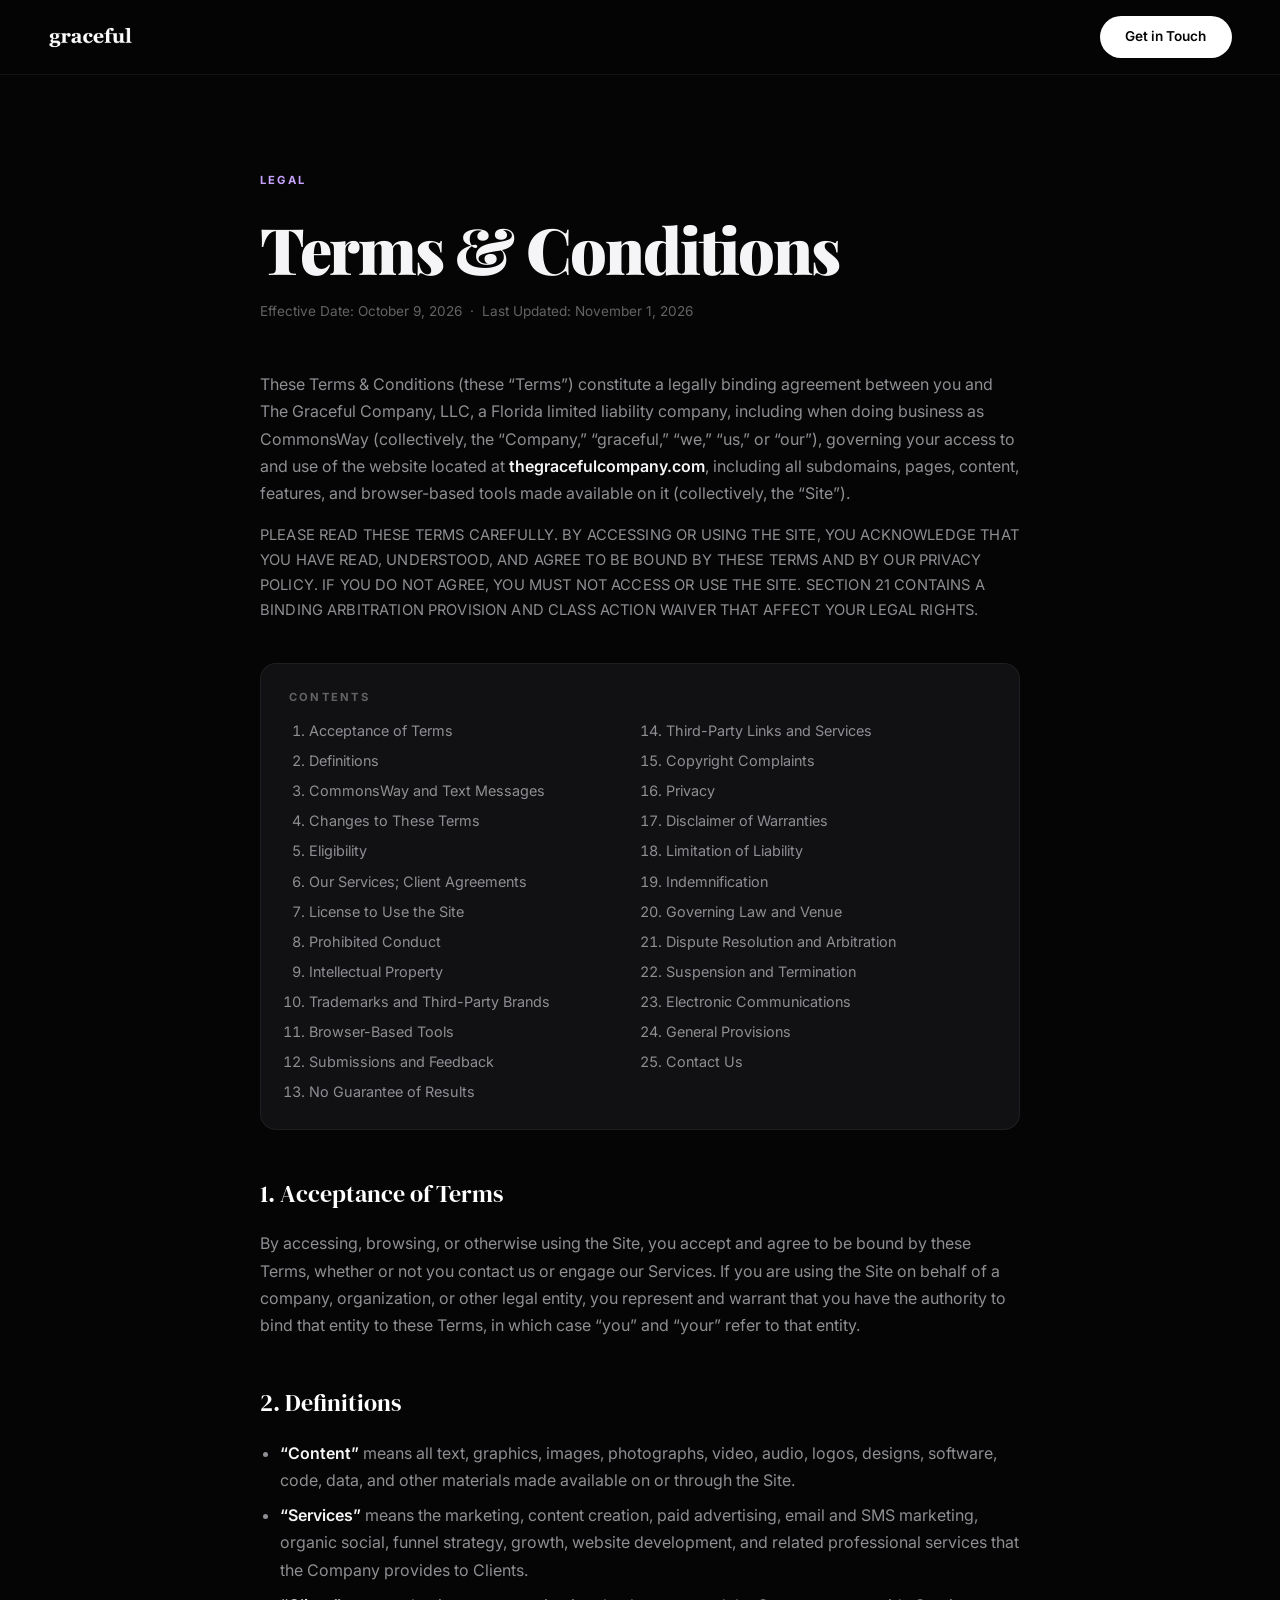
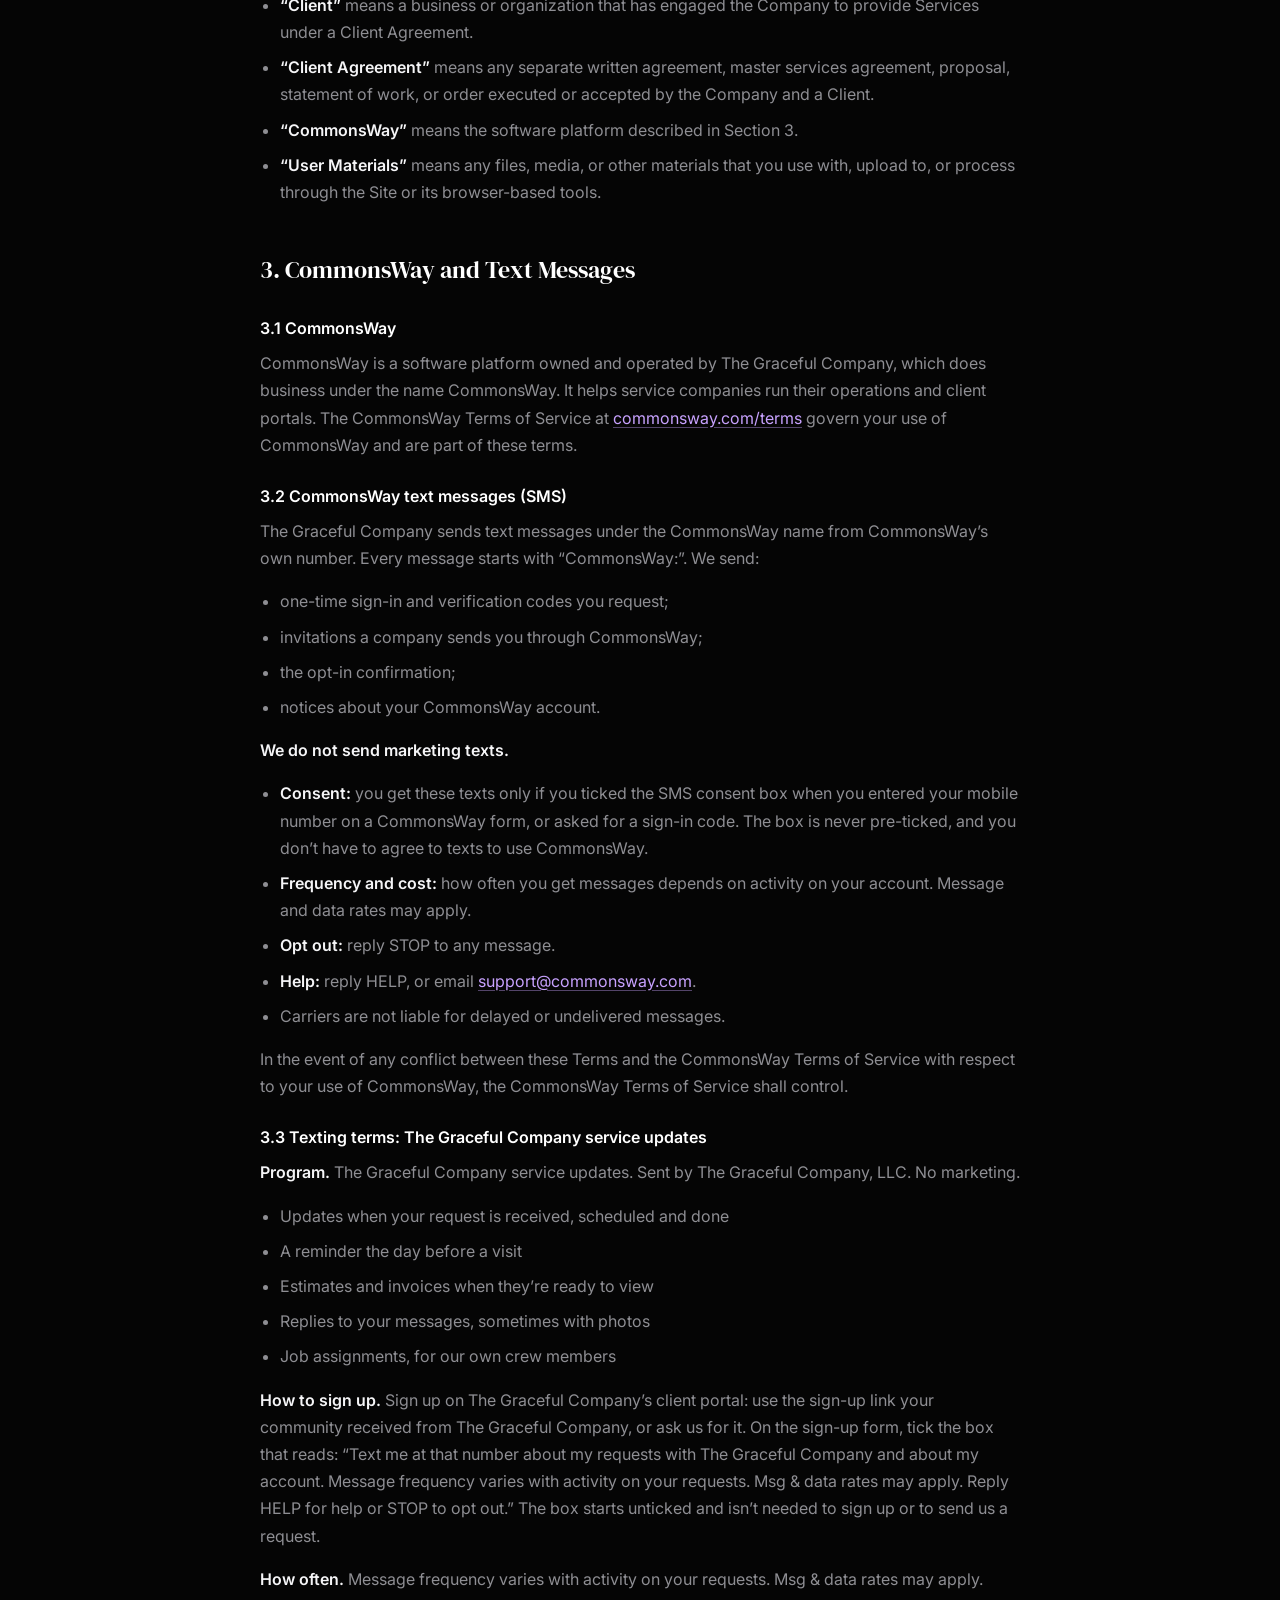
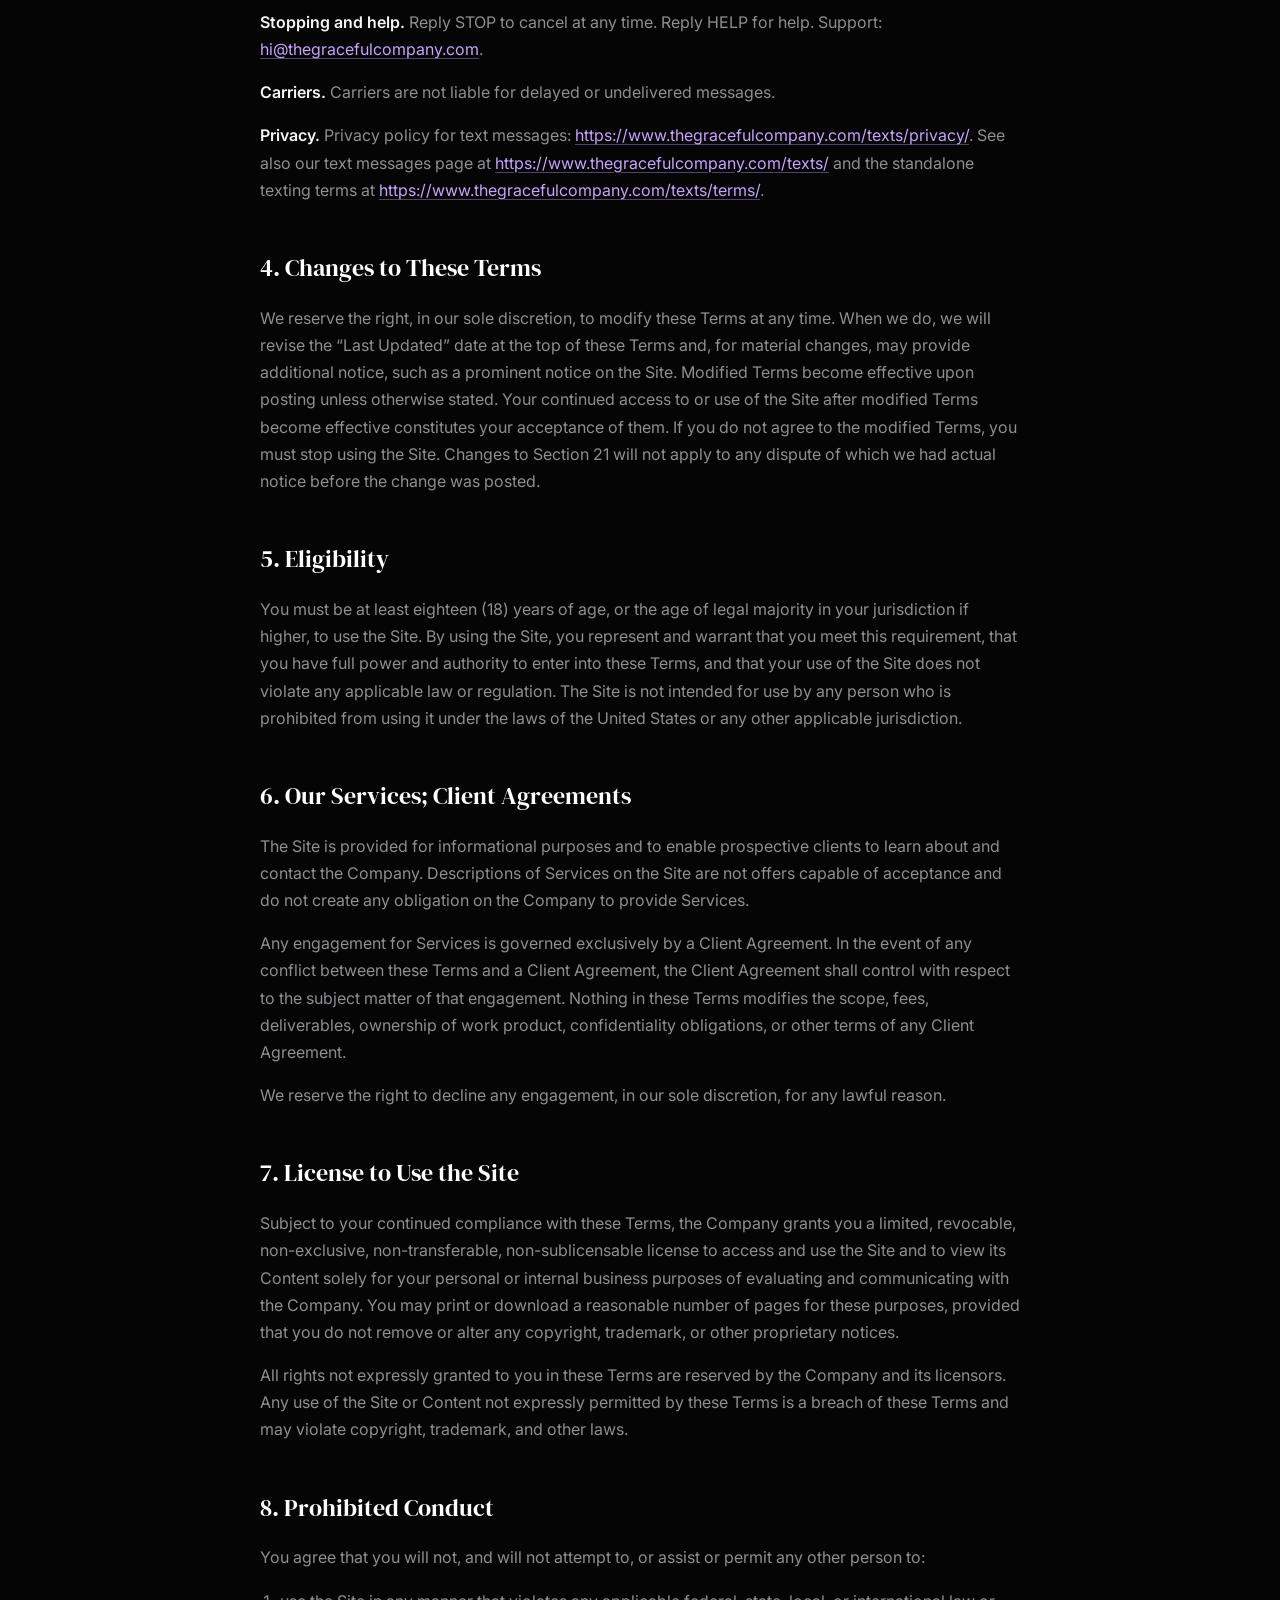
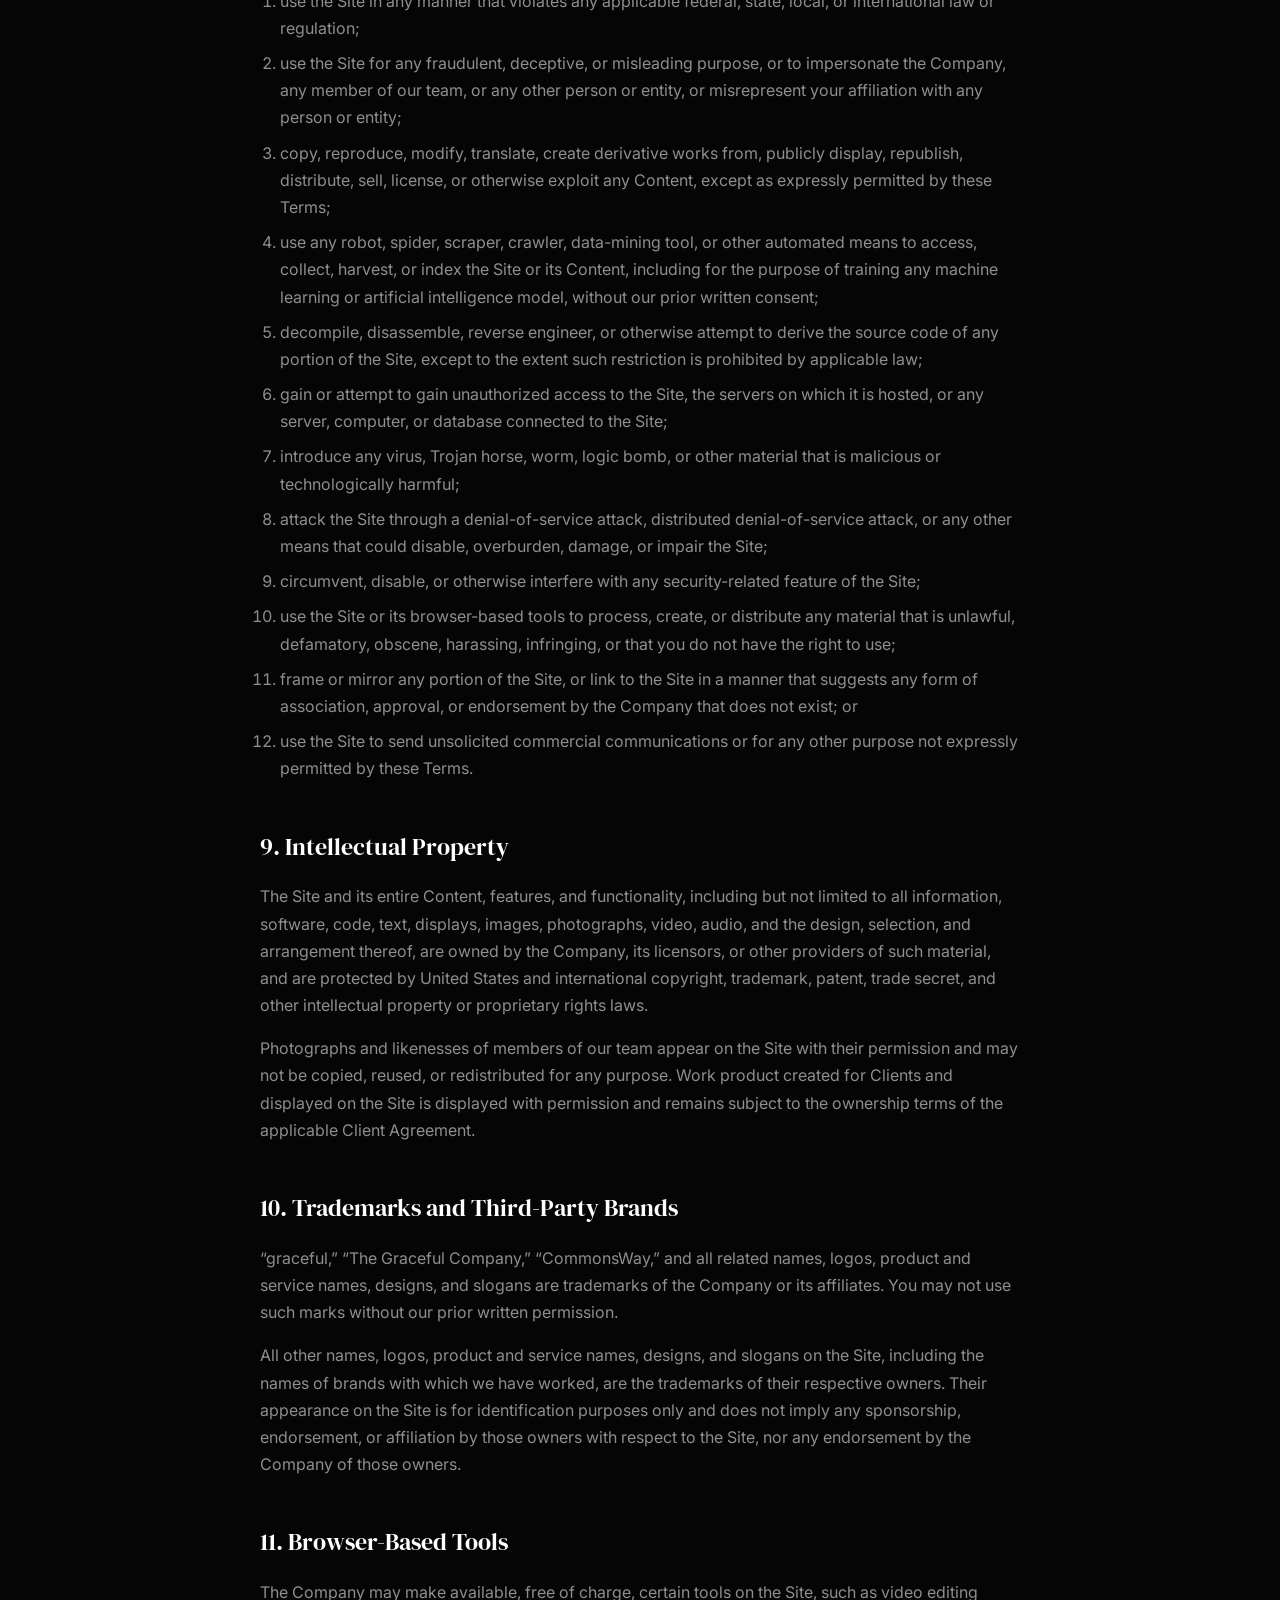
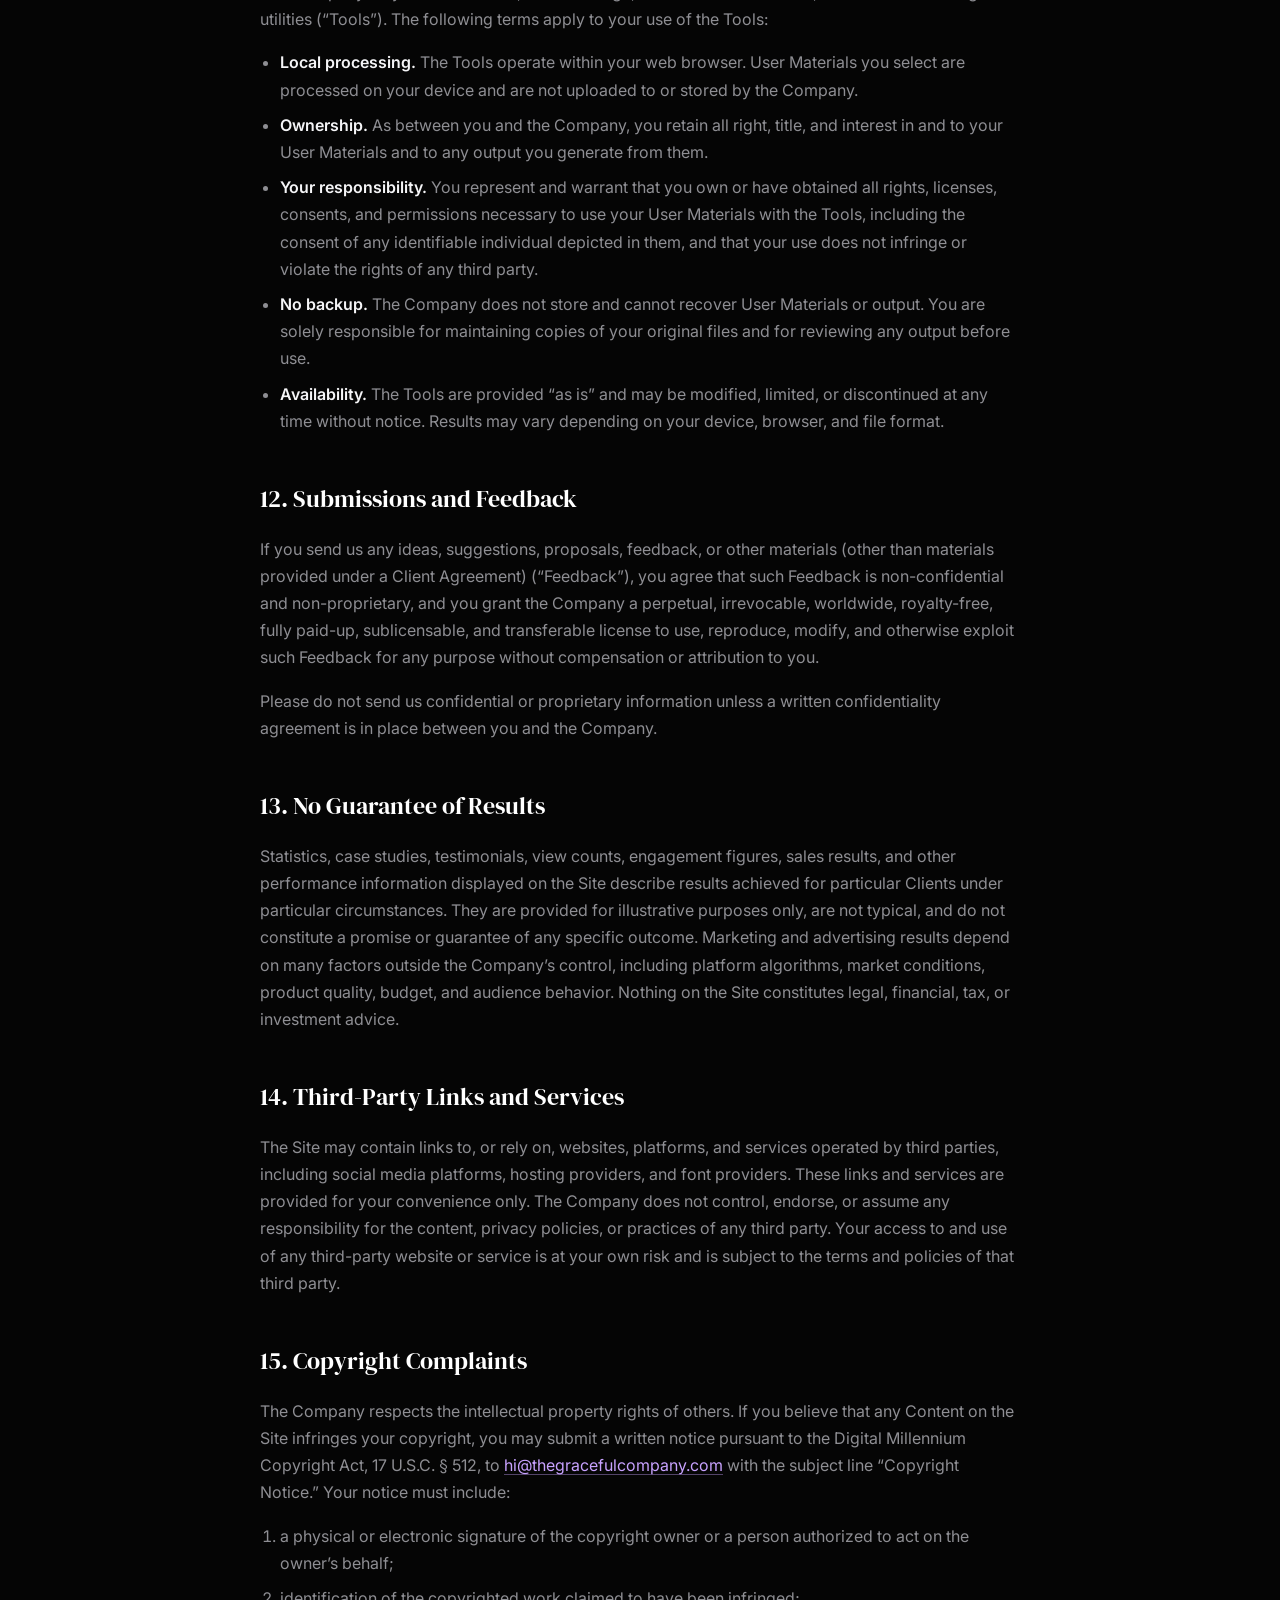
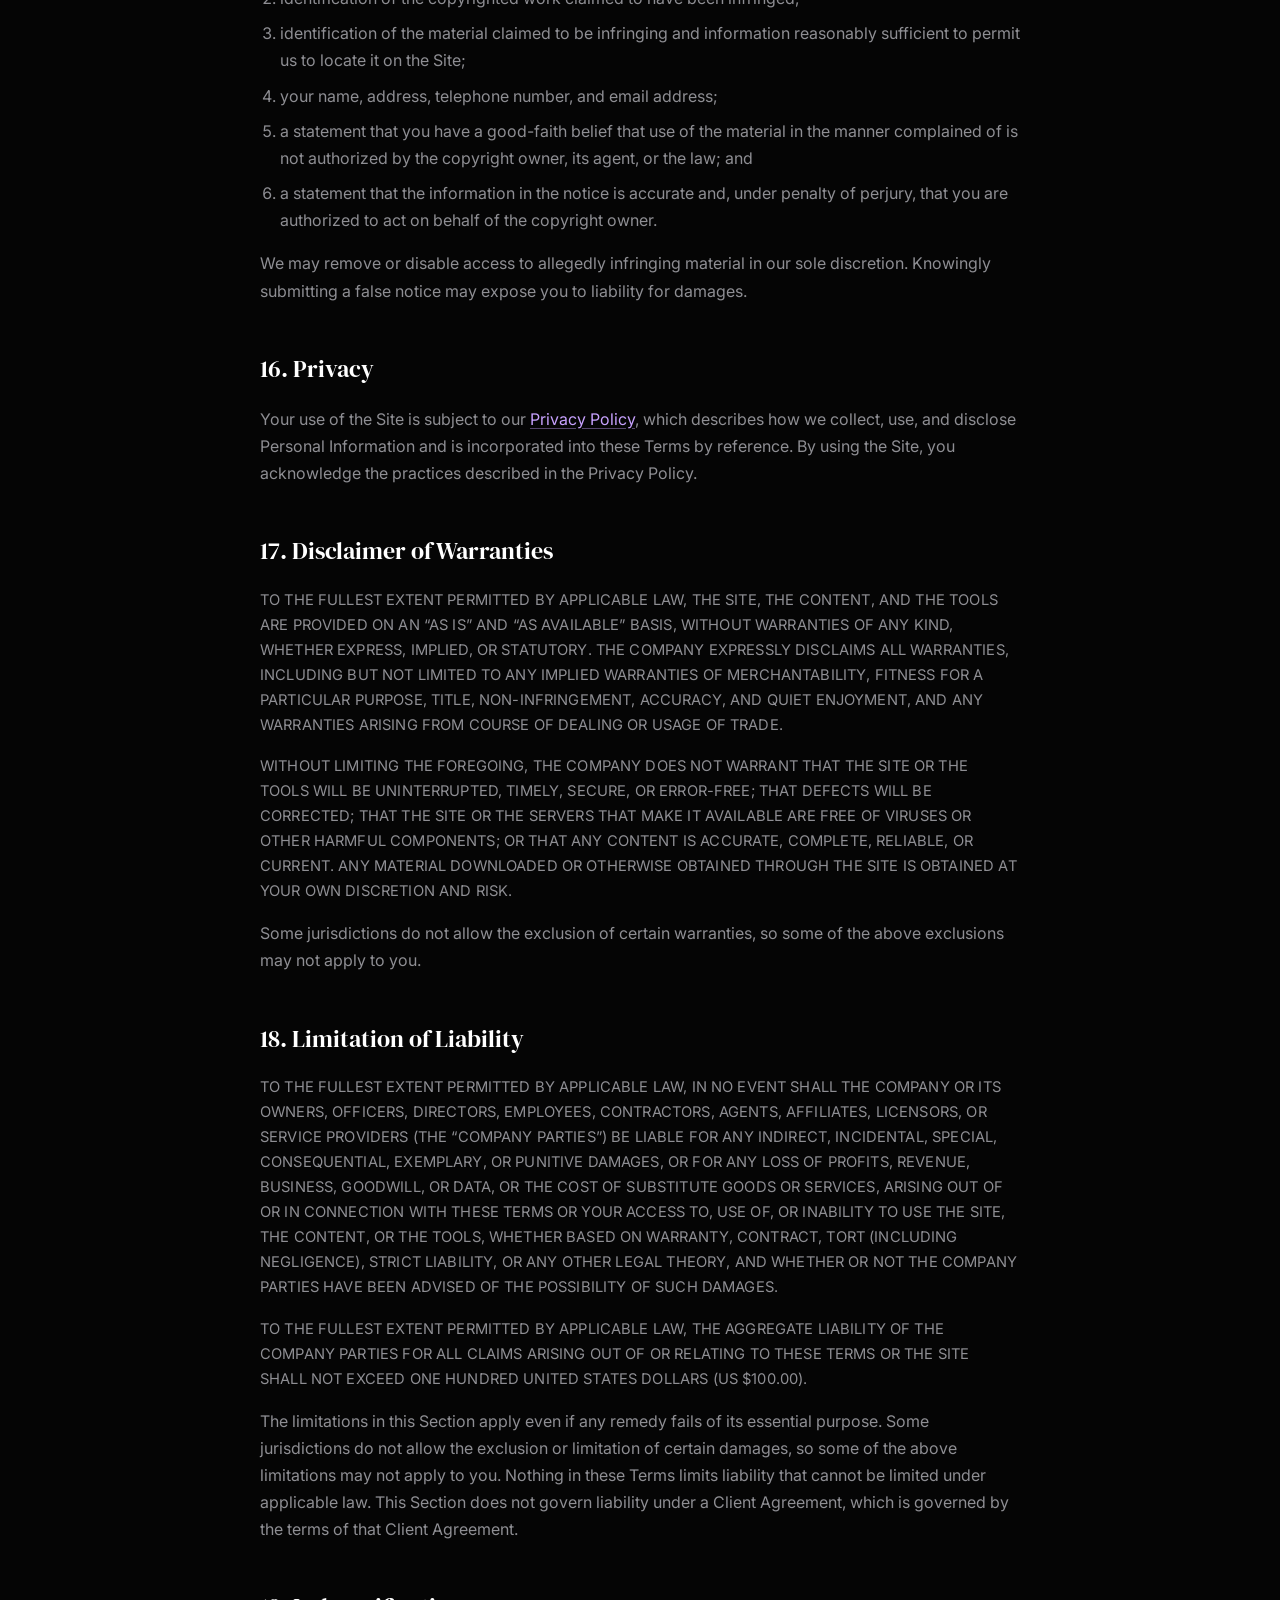
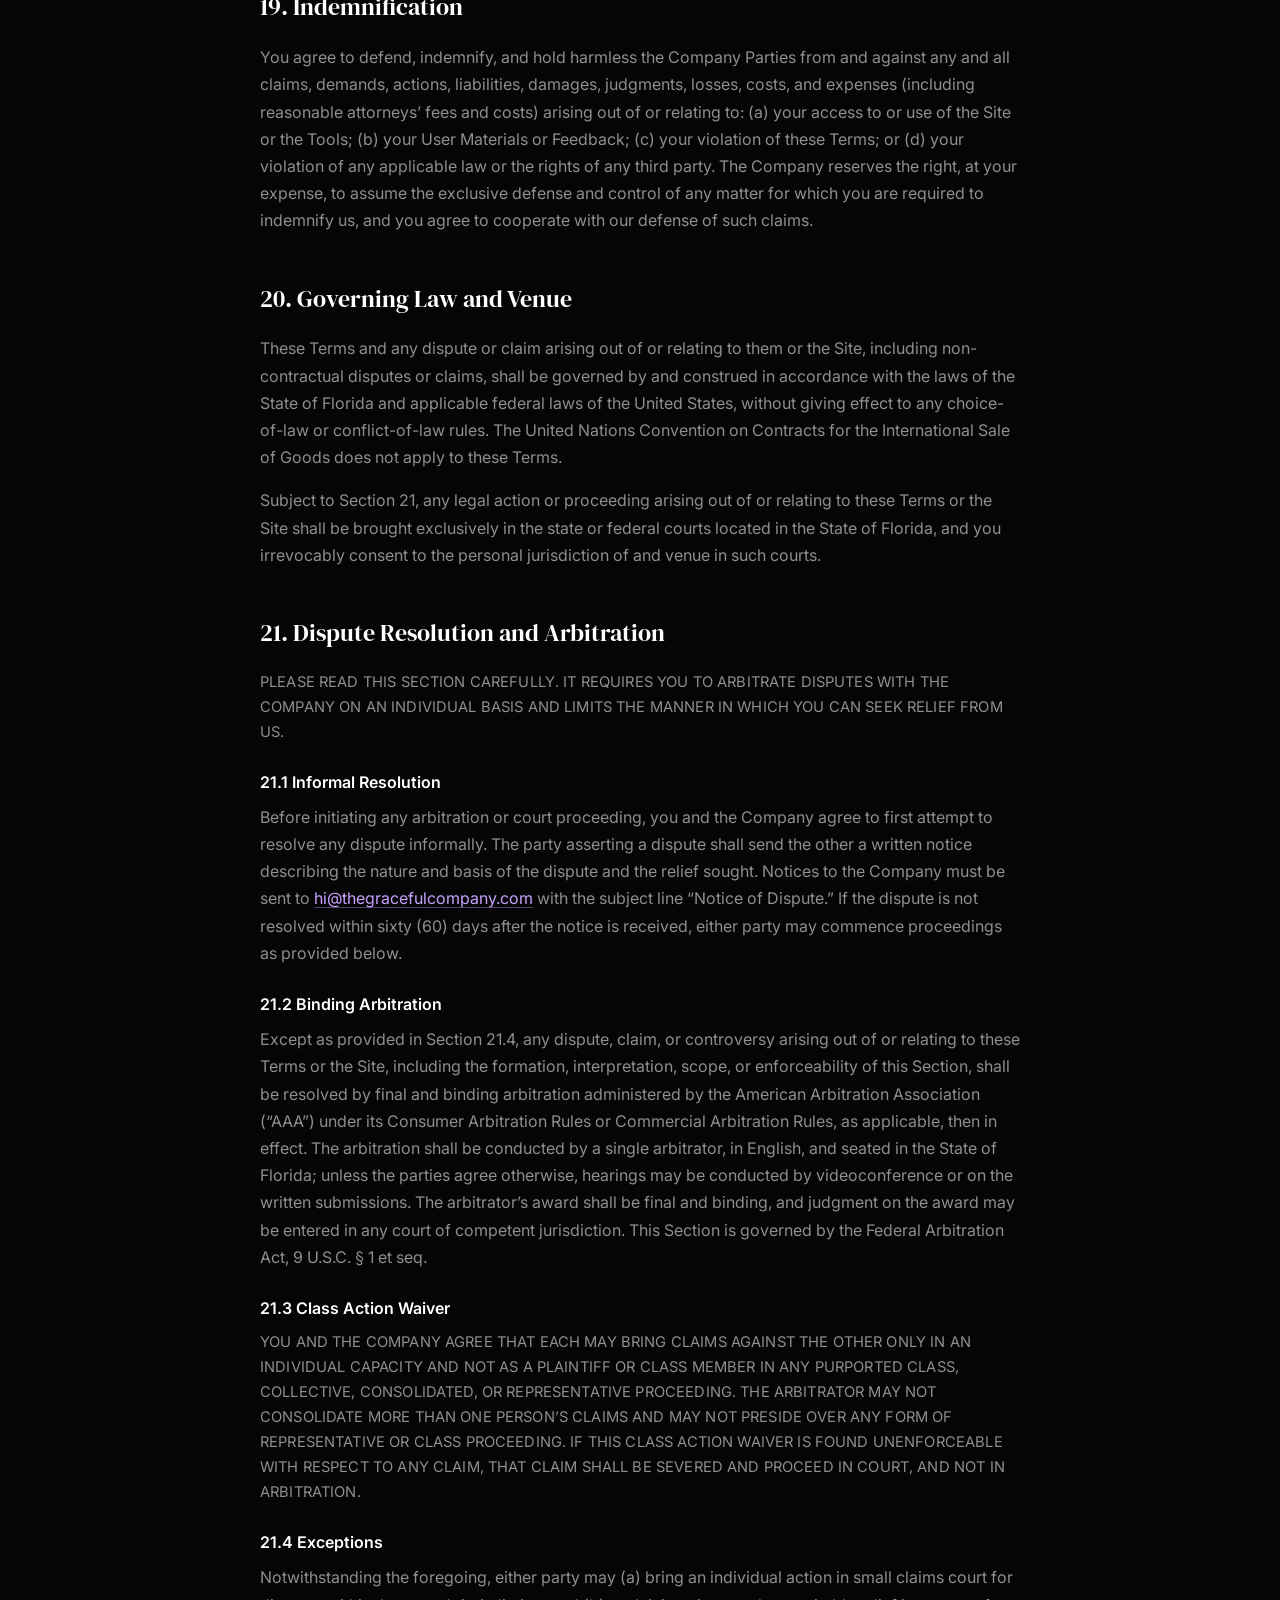
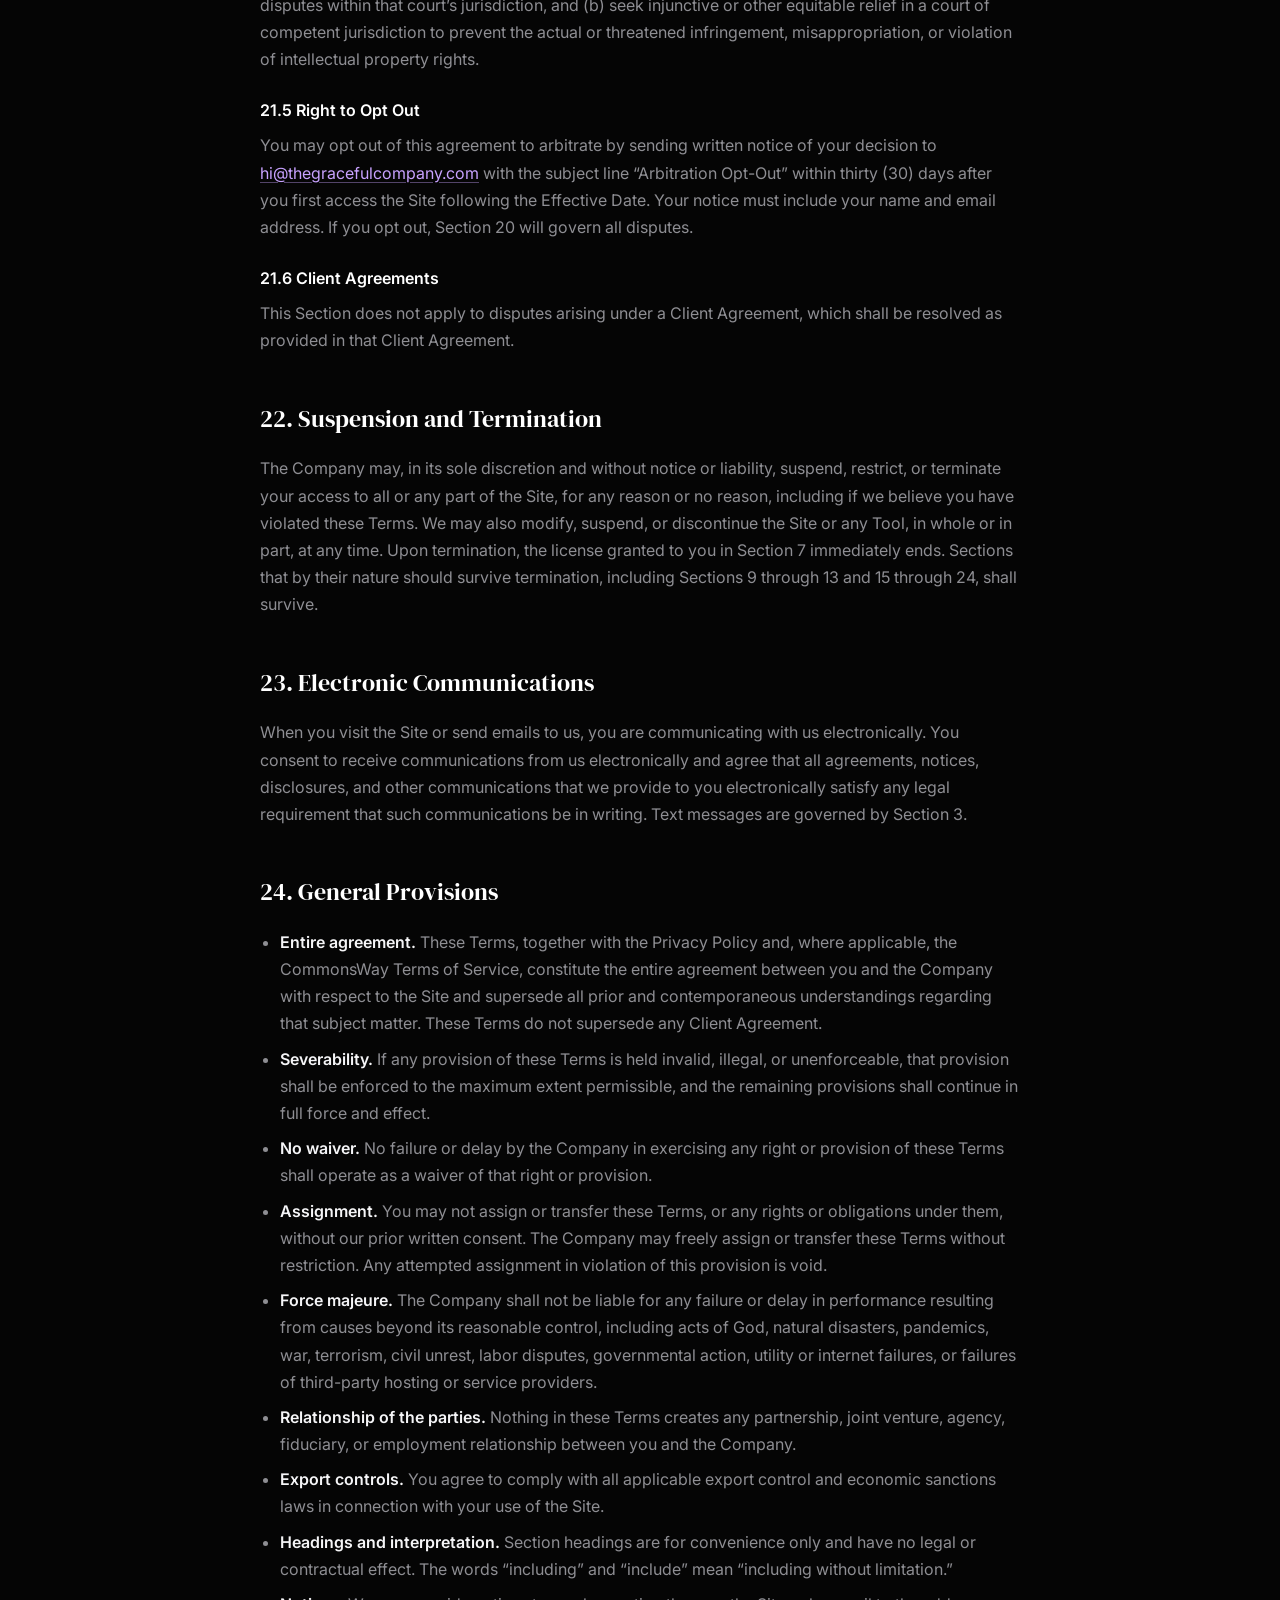
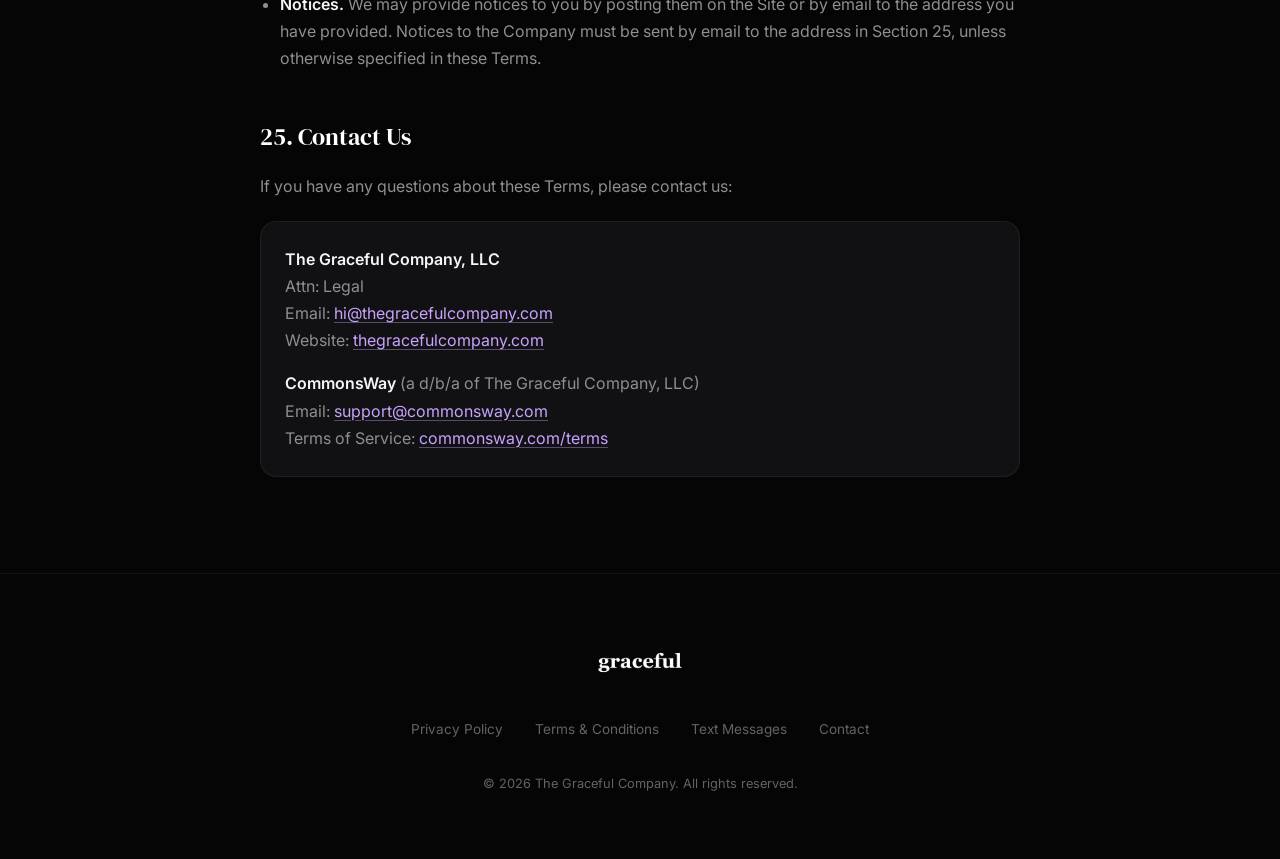
<file: terms/index.html>
<!DOCTYPE html>
<html lang="en">
<head>
  <meta charset="UTF-8" />
  <meta name="viewport" content="width=device-width, initial-scale=1.0" />
  <title>Terms &amp; Conditions — graceful</title>
  <meta name="description" content="The terms that govern your use of thegracefulcompany.com and CommonsWay text messages." />
  <link href="https://fonts.googleapis.com/css2?family=DM+Serif+Display:ital@0;1&family=Inter:wght@300;400;500;600;700;800;900&family=Playfair+Display:ital,wght@0,400;0,700;0,900;1,400;1,700&display=swap" rel="stylesheet" />
  <link rel="icon" type="image/png" sizes="32x32" href="../Logo/favicon.png" />
  <link rel="apple-touch-icon" sizes="180x180" href="../Logo/apple-touch-icon.png" />
  <style>
    *, *::before, *::after { margin: 0; padding: 0; box-sizing: border-box; }

    :root {
      --bg: #050505;
      --surface: #111113;
      --border: rgba(255,255,255,0.06);
      --border-light: rgba(255,255,255,0.12);
      --text: #f5f5f7;
      --text-muted: #8e8e93;
      --text-dim: #636366;
      --white: #ffffff;
      --accent: #c8a2ff;
      --accent-2: #9d6eff;
      --teal: #64ffda;
    }

    html { font-size: 16px; }

    body {
      font-family: 'Inter', -apple-system, BlinkMacSystemFont, sans-serif;
      background: var(--bg);
      color: var(--text);
      line-height: 1.7;
      -webkit-font-smoothing: antialiased;
    }

    ::selection { background: var(--accent-2); color: white; }
    a { color: inherit; text-decoration: none; }
    .container { max-width: 1300px; margin: 0 auto; padding: 0 clamp(1.5rem, 4vw, 3rem); }

    /* ── NAV ── */
    nav {
      position: sticky; top: 0; z-index: 1000;
      padding: 0.8rem 0;
      background: rgba(5, 5, 5, 0.75);
      backdrop-filter: blur(24px) saturate(180%);
      -webkit-backdrop-filter: blur(24px) saturate(180%);
      border-bottom: 1px solid var(--border);
    }
    nav .container { display: flex; justify-content: space-between; align-items: center; }
    .logo img { height: 48px; width: auto; display: block; }
    .nav-cta {
      padding: 0.6rem 1.6rem; border-radius: 100px;
      background: var(--white); color: var(--bg);
      font-weight: 600; font-size: 0.85rem;
      transition: all 0.3s cubic-bezier(0.4, 0, 0.2, 1);
    }
    .nav-cta:hover { transform: scale(1.05); box-shadow: 0 0 30px rgba(255,255,255,0.15); }

    /* ── LEGAL ── */
    .legal { max-width: 760px; margin: 0 auto; padding: clamp(3rem, 8vw, 6rem) 0; }
    .section-label {
      font-size: 0.7rem; font-weight: 700; letter-spacing: 0.2em;
      text-transform: uppercase; color: var(--accent);
      margin-bottom: 1.5rem;
    }
    .legal h1 {
      font-family: 'Playfair Display', serif;
      font-size: clamp(2.5rem, 6vw, 4rem);
      font-weight: 900; line-height: 1.1;
      letter-spacing: -0.03em;
      margin-bottom: 1rem;
    }
    .legal .updated { color: var(--text-dim); font-size: 0.85rem; margin-bottom: 3rem; }
    .legal h2 {
      font-family: 'DM Serif Display', serif;
      font-size: 1.5rem; font-weight: 400;
      margin: 2.75rem 0 1rem;
      color: var(--white);
    }
    .legal h3 { font-size: 1rem; font-weight: 600; color: var(--white); margin: 1.5rem 0 0.5rem; }
    .legal p, .legal li { color: var(--text-muted); font-size: 1rem; }
    .legal p + p { margin-top: 1rem; }
    .legal ul { margin: 1rem 0 1rem 1.25rem; }
    .legal li + li { margin-top: 0.5rem; }
    .legal strong { color: var(--text); font-weight: 600; }
    .legal a.inline {
      color: var(--accent);
      text-decoration: underline;
      text-decoration-color: rgba(200, 162, 255, 0.4);
      text-underline-offset: 3px;
    }
    .legal a.inline:hover { text-decoration-color: var(--accent); }
    .legal .contact-card {
      margin-top: 1.25rem;
      background: var(--surface);
      border: 1px solid var(--border);
      border-radius: 16px;
      padding: 1.5rem;
    }

    .legal ol { margin: 1rem 0 1rem 1.25rem; }
    .legal ol li + li { margin-top: 0.5rem; }
    .legal .caps { text-transform: uppercase; font-size: 0.92rem; letter-spacing: 0.01em; }
    .legal .toc {
      margin: 2.5rem 0 1rem;
      background: var(--surface);
      border: 1px solid var(--border);
      border-radius: 16px;
      padding: 1.5rem 1.75rem;
    }
    .legal .toc-title {
      font-size: 0.7rem; font-weight: 700; letter-spacing: 0.2em;
      text-transform: uppercase; color: var(--text-dim);
      margin-bottom: 0.75rem;
    }
    .legal .toc ol { margin: 0 0 0 1.25rem; columns: 2; column-gap: 2rem; }
    .legal .toc li { font-size: 0.9rem; margin: 0 0 0.35rem; break-inside: avoid; }
    .legal .toc li + li { margin-top: 0; }
    .legal .toc a { color: var(--text-muted); transition: color 0.2s; }
    .legal .toc a:hover { color: var(--white); }
    .legal h2, .legal h3 { scroll-margin-top: 6rem; }
    .legal a[href^="tel:"] { white-space: nowrap; }
    .legal .callout {
      margin: 1.25rem 0;
      border-left: 3px solid var(--accent);
      background: rgba(200, 162, 255, 0.05);
      border-radius: 0 12px 12px 0;
      padding: 1.25rem 1.5rem;
    }
    .legal .table-wrap { overflow-x: auto; margin: 1.25rem 0; }
    .legal table { width: 100%; border-collapse: collapse; font-size: 0.88rem; }
    .legal th, .legal td {
      text-align: left; vertical-align: top;
      padding: 0.75rem 0.9rem;
      border-bottom: 1px solid var(--border-light);
      color: var(--text-muted);
    }
    .legal th { color: var(--white); font-weight: 600; background: var(--surface); }

    .legal a.break { overflow-wrap: anywhere; }
    .legal .consent-box {
      display: flex; gap: 0.9rem; align-items: flex-start;
      margin: 1.25rem 0;
      background: var(--surface);
      border: 1px solid var(--border-light);
      border-radius: 14px;
      padding: 1.25rem 1.4rem;
      color: var(--text);
      font-size: 0.95rem;
    }
    .legal .consent-box input {
      flex: none; width: 1.15rem; height: 1.15rem; margin-top: 0.25rem;
      accent-color: var(--accent);
    }

    /* ── FOOTER ── */
    footer {
      padding: 4rem 0;
      border-top: 1px solid var(--border);
      text-align: center;
    }
    .footer-logo { margin-bottom: 1.5rem; display: inline-flex; }
    .footer-logo img { height: 48px; width: auto; }
    .footer-links {
      display: flex; justify-content: center; gap: 2rem;
      flex-wrap: wrap;
      margin-bottom: 2rem;
    }
    .footer-links a { font-size: 0.85rem; color: var(--text-dim); transition: color 0.3s; }
    .footer-links a:hover { color: var(--white); }
    .footer-copy { font-size: 0.8rem; color: var(--text-dim); }

    @media (max-width: 640px) {
      .legal .toc ol { columns: 1; }
    }

    @media (max-width: 480px) {
      .logo img { height: 40px; }
      .nav-cta { padding: 0.45rem 1rem; font-size: 0.75rem; }
      .legal h2 { font-size: 1.3rem; }
      footer { padding: 2.5rem 0; }
      .footer-logo img { height: 36px; }
      .footer-links { gap: 0.8rem 1rem; }
    }
  </style>
</head>
<body>

  <!-- NAV -->
  <nav>
    <div class="container">
      <a href="../" class="logo"><img src="../Logo/graceful-w.png.webp" alt="graceful" /></a>
      <a href="mailto:hi@thegracefulcompany.com" class="nav-cta">Get in Touch</a>
    </div>
  </nav>

  <main class="container">
    <article class="legal">
      <div class="section-label">Legal</div>
      <h1>Terms &amp; Conditions</h1>
      <p class="updated">Effective Date: October 9, 2026 &nbsp;&middot;&nbsp; Last Updated: November 1, 2026</p>

      <p>
        These Terms &amp; Conditions (these &ldquo;Terms&rdquo;) constitute a legally binding agreement between you
        and The Graceful Company, LLC, a Florida limited liability company, including when doing business as
        CommonsWay (collectively, the
        &ldquo;Company,&rdquo; &ldquo;graceful,&rdquo; &ldquo;we,&rdquo; &ldquo;us,&rdquo; or &ldquo;our&rdquo;),
        governing your access to and use of the website located at <strong>thegracefulcompany.com</strong>,
        including all subdomains, pages, content, features, and browser-based tools made available on it
        (collectively, the &ldquo;Site&rdquo;).
      </p>
      <p class="caps">
        Please read these Terms carefully. By accessing or using the Site, you acknowledge that you have read,
        understood, and agree to be bound by these Terms and by our Privacy Policy. If you do not agree, you must
        not access or use the Site. Section&nbsp;21 contains a binding arbitration provision and class action
        waiver that affect your legal rights.
      </p>

      <div class="toc" role="navigation" aria-label="Contents">
        <div class="toc-title">Contents</div>
        <ol>
          <li><a href="#acceptance">Acceptance of Terms</a></li>
          <li><a href="#definitions">Definitions</a></li>
          <li><a href="#commonsway">CommonsWay and Text Messages</a></li>
          <li><a href="#changes">Changes to These Terms</a></li>
          <li><a href="#eligibility">Eligibility</a></li>
          <li><a href="#services">Our Services; Client Agreements</a></li>
          <li><a href="#license">License to Use the Site</a></li>
          <li><a href="#conduct">Prohibited Conduct</a></li>
          <li><a href="#ip">Intellectual Property</a></li>
          <li><a href="#trademarks">Trademarks and Third-Party Brands</a></li>
          <li><a href="#tools">Browser-Based Tools</a></li>
          <li><a href="#submissions">Submissions and Feedback</a></li>
          <li><a href="#results">No Guarantee of Results</a></li>
          <li><a href="#third-party">Third-Party Links and Services</a></li>
          <li><a href="#copyright">Copyright Complaints</a></li>
          <li><a href="#privacy">Privacy</a></li>
          <li><a href="#disclaimers">Disclaimer of Warranties</a></li>
          <li><a href="#liability">Limitation of Liability</a></li>
          <li><a href="#indemnification">Indemnification</a></li>
          <li><a href="#law">Governing Law and Venue</a></li>
          <li><a href="#arbitration">Dispute Resolution and Arbitration</a></li>
          <li><a href="#termination">Suspension and Termination</a></li>
          <li><a href="#electronic">Electronic Communications</a></li>
          <li><a href="#general">General Provisions</a></li>
          <li><a href="#contact">Contact Us</a></li>
        </ol>
      </div>

      <h2 id="acceptance">1. Acceptance of Terms</h2>
      <p>
        By accessing, browsing, or otherwise using the Site, you accept and agree to be bound by these Terms,
        whether or not you contact us or engage our Services. If you are using the Site on behalf of a company,
        organization, or other legal entity, you represent and warrant that you have the authority to bind that
        entity to these Terms, in which case &ldquo;you&rdquo; and &ldquo;your&rdquo; refer to that entity.
      </p>

      <h2 id="definitions">2. Definitions</h2>
      <ul>
        <li>
          <strong>&ldquo;Content&rdquo;</strong> means all text, graphics, images, photographs, video, audio,
          logos, designs, software, code, data, and other materials made available on or through the Site.
        </li>
        <li>
          <strong>&ldquo;Services&rdquo;</strong> means the marketing, content creation, paid advertising, email
          and SMS marketing, organic social, funnel strategy, growth, website development, and related
          professional services that the Company provides to Clients.
        </li>
        <li>
          <strong>&ldquo;Client&rdquo;</strong> means a business or organization that has engaged the Company to
          provide Services under a Client Agreement.
        </li>
        <li>
          <strong>&ldquo;Client Agreement&rdquo;</strong> means any separate written agreement, master services
          agreement, proposal, statement of work, or order executed or accepted by the Company and a Client.
        </li>
        <li>
          <strong>&ldquo;CommonsWay&rdquo;</strong> means the software platform described in Section&nbsp;3.
        </li>
        <li>
          <strong>&ldquo;User Materials&rdquo;</strong> means any files, media, or other materials that you use
          with, upload to, or process through the Site or its browser-based tools.
        </li>
      </ul>

      <h2 id="commonsway">3. CommonsWay and Text Messages</h2>
      <h3>3.1 CommonsWay</h3>
      <p>
        CommonsWay is a software platform owned and operated by The Graceful Company, which does business under
        the name CommonsWay. It helps service companies run their operations and client portals. The CommonsWay
        Terms of Service at
        <a class="inline" href="https://commonsway.com/terms" target="_blank" rel="noopener">commonsway.com/terms</a>
        govern your use of CommonsWay and are part of these terms.
      </p>
      <h3>3.2 CommonsWay text messages (SMS)</h3>
      <p>
        The Graceful Company sends text messages under the CommonsWay name from CommonsWay&rsquo;s own number.
        Every message starts with &ldquo;CommonsWay:&rdquo;. We send:
      </p>
      <ul>
        <li>one-time sign-in and verification codes you request;</li>
        <li>invitations a company sends you through CommonsWay;</li>
        <li>the opt-in confirmation;</li>
        <li>notices about your CommonsWay account.</li>
      </ul>
      <p><strong>We do not send marketing texts.</strong></p>
      <ul>
        <li>
          <strong>Consent:</strong> you get these texts only if you ticked the SMS consent box when you entered
          your mobile number on a CommonsWay form, or asked for a sign-in code. The box is never pre-ticked, and
          you don&rsquo;t have to agree to texts to use CommonsWay.
        </li>
        <li>
          <strong>Frequency and cost:</strong> how often you get messages depends on activity on your account.
          Message and data rates may apply.
        </li>
        <li><strong>Opt out:</strong> reply STOP to any message.</li>
        <li>
          <strong>Help:</strong> reply HELP, or email
          <a class="inline" href="mailto:support@commonsway.com">support@commonsway.com</a>.
        </li>
        <li>Carriers are not liable for delayed or undelivered messages.</li>
      </ul>
      <p>
        In the event of any conflict between these Terms and the CommonsWay Terms of Service with respect to your
        use of CommonsWay, the CommonsWay Terms of Service shall control.
      </p>

      <h3 id="texting-terms">3.3 Texting terms: The Graceful Company service updates</h3>
      <p>
        <strong>Program.</strong> The Graceful Company service updates. Sent by The Graceful Company, LLC. No
        marketing.
      </p>
      <ul>
        <li>Updates when your request is received, scheduled and done</li>
        <li>A reminder the day before a visit</li>
        <li>Estimates and invoices when they&rsquo;re ready to view</li>
        <li>Replies to your messages, sometimes with photos</li>
        <li>Job assignments, for our own crew members</li>
      </ul>
      <p>
        <strong>How to sign up.</strong> Sign up on The Graceful Company&rsquo;s client portal: use the sign-up link
        your community received from The Graceful Company, or ask us for it. On the sign-up form, tick the box that
        reads: &ldquo;Text me at that number about my requests with The Graceful Company and about my account.
        Message frequency varies with activity on your requests. Msg &amp; data rates may apply. Reply HELP for help
        or STOP to opt out.&rdquo; The box starts unticked and isn&rsquo;t needed to sign up or to send us a request.
      </p>
      <p>
        <strong>How often.</strong> Message frequency varies with activity on your requests. Msg &amp; data rates
        may apply.
      </p>
      <p>
        <strong>Stopping and help.</strong> Reply STOP to cancel at any time. Reply HELP for help. Support:
        <a class="inline" href="mailto:hi@thegracefulcompany.com">hi@thegracefulcompany.com</a>.
      </p>
      <p><strong>Carriers.</strong> Carriers are not liable for delayed or undelivered messages.</p>
      <p>
        <strong>Privacy.</strong> Privacy policy for text messages:
        <a class="inline break" href="https://www.thegracefulcompany.com/texts/privacy/">https://www.thegracefulcompany.com/texts/privacy/</a>.
        See also our text messages page at
        <a class="inline break" href="https://www.thegracefulcompany.com/texts/">https://www.thegracefulcompany.com/texts/</a>
        and the standalone texting terms at
        <a class="inline break" href="https://www.thegracefulcompany.com/texts/terms/">https://www.thegracefulcompany.com/texts/terms/</a>.
      </p>

      <h2 id="changes">4. Changes to These Terms</h2>
      <p>
        We reserve the right, in our sole discretion, to modify these Terms at any time. When we do, we will
        revise the &ldquo;Last Updated&rdquo; date at the top of these Terms and, for material changes, may provide
        additional notice, such as a prominent notice on the Site. Modified Terms become effective upon posting
        unless otherwise stated. Your continued access to or use of the Site after modified Terms become effective
        constitutes your acceptance of them. If you do not agree to the modified Terms, you must stop using the
        Site. Changes to Section&nbsp;21 will not apply to any dispute of which we had actual notice before the
        change was posted.
      </p>

      <h2 id="eligibility">5. Eligibility</h2>
      <p>
        You must be at least eighteen (18) years of age, or the age of legal majority in your jurisdiction if
        higher, to use the Site. By using the Site, you represent and warrant that you meet this requirement, that
        you have full power and authority to enter into these Terms, and that your use of the Site does not violate
        any applicable law or regulation. The Site is not intended for use by any person who is prohibited from
        using it under the laws of the United States or any other applicable jurisdiction.
      </p>

      <h2 id="services">6. Our Services; Client Agreements</h2>
      <p>
        The Site is provided for informational purposes and to enable prospective clients to learn about and
        contact the Company. Descriptions of Services on the Site are not offers capable of acceptance and do not
        create any obligation on the Company to provide Services.
      </p>
      <p>
        Any engagement for Services is governed exclusively by a Client Agreement. In the event of any conflict
        between these Terms and a Client Agreement, the Client Agreement shall control with respect to the subject
        matter of that engagement. Nothing in these Terms modifies the scope, fees, deliverables, ownership of
        work product, confidentiality obligations, or other terms of any Client Agreement.
      </p>
      <p>
        We reserve the right to decline any engagement, in our sole discretion, for any lawful reason.
      </p>

      <h2 id="license">7. License to Use the Site</h2>
      <p>
        Subject to your continued compliance with these Terms, the Company grants you a limited, revocable,
        non-exclusive, non-transferable, non-sublicensable license to access and use the Site and to view its
        Content solely for your personal or internal business purposes of evaluating and communicating with the
        Company. You may print or download a reasonable number of pages for these purposes, provided that you do
        not remove or alter any copyright, trademark, or other proprietary notices.
      </p>
      <p>
        All rights not expressly granted to you in these Terms are reserved by the Company and its licensors. Any
        use of the Site or Content not expressly permitted by these Terms is a breach of these Terms and may
        violate copyright, trademark, and other laws.
      </p>

      <h2 id="conduct">8. Prohibited Conduct</h2>
      <p>You agree that you will not, and will not attempt to, or assist or permit any other person to:</p>
      <ol>
        <li>use the Site in any manner that violates any applicable federal, state, local, or international law or regulation;</li>
        <li>use the Site for any fraudulent, deceptive, or misleading purpose, or to impersonate the Company, any member of our team, or any other person or entity, or misrepresent your affiliation with any person or entity;</li>
        <li>copy, reproduce, modify, translate, create derivative works from, publicly display, republish, distribute, sell, license, or otherwise exploit any Content, except as expressly permitted by these Terms;</li>
        <li>use any robot, spider, scraper, crawler, data-mining tool, or other automated means to access, collect, harvest, or index the Site or its Content, including for the purpose of training any machine learning or artificial intelligence model, without our prior written consent;</li>
        <li>decompile, disassemble, reverse engineer, or otherwise attempt to derive the source code of any portion of the Site, except to the extent such restriction is prohibited by applicable law;</li>
        <li>gain or attempt to gain unauthorized access to the Site, the servers on which it is hosted, or any server, computer, or database connected to the Site;</li>
        <li>introduce any virus, Trojan horse, worm, logic bomb, or other material that is malicious or technologically harmful;</li>
        <li>attack the Site through a denial-of-service attack, distributed denial-of-service attack, or any other means that could disable, overburden, damage, or impair the Site;</li>
        <li>circumvent, disable, or otherwise interfere with any security-related feature of the Site;</li>
        <li>use the Site or its browser-based tools to process, create, or distribute any material that is unlawful, defamatory, obscene, harassing, infringing, or that you do not have the right to use;</li>
        <li>frame or mirror any portion of the Site, or link to the Site in a manner that suggests any form of association, approval, or endorsement by the Company that does not exist; or</li>
        <li>use the Site to send unsolicited commercial communications or for any other purpose not expressly permitted by these Terms.</li>
      </ol>

      <h2 id="ip">9. Intellectual Property</h2>
      <p>
        The Site and its entire Content, features, and functionality, including but not limited to all
        information, software, code, text, displays, images, photographs, video, audio, and the design, selection,
        and arrangement thereof, are owned by the Company, its licensors, or other providers of such material, and
        are protected by United States and international copyright, trademark, patent, trade secret, and other
        intellectual property or proprietary rights laws.
      </p>
      <p>
        Photographs and likenesses of members of our team appear on the Site with their permission and may not be
        copied, reused, or redistributed for any purpose. Work product created for Clients and displayed on the
        Site is displayed with permission and remains subject to the ownership terms of the applicable Client
        Agreement.
      </p>

      <h2 id="trademarks">10. Trademarks and Third-Party Brands</h2>
      <p>
        &ldquo;graceful,&rdquo; &ldquo;The Graceful Company,&rdquo; &ldquo;CommonsWay,&rdquo; and all related names,
        logos, product and service names, designs, and slogans are trademarks of the Company or its affiliates.
        You may not use such marks without our prior written permission.
      </p>
      <p>
        All other names, logos, product and service names, designs, and slogans on the Site, including the names
        of brands with which we have worked, are the trademarks of their respective owners. Their appearance on
        the Site is for identification purposes only and does not imply any sponsorship, endorsement, or
        affiliation by those owners with respect to the Site, nor any endorsement by the Company of those owners.
      </p>

      <h2 id="tools">11. Browser-Based Tools</h2>
      <p>
        The Company may make available, free of charge, certain tools on the Site, such as video editing
        utilities (&ldquo;Tools&rdquo;). The following terms apply to your use of the Tools:
      </p>
      <ul>
        <li>
          <strong>Local processing.</strong> The Tools operate within your web browser. User Materials you select
          are processed on your device and are not uploaded to or stored by the Company.
        </li>
        <li>
          <strong>Ownership.</strong> As between you and the Company, you retain all right, title, and interest in
          and to your User Materials and to any output you generate from them.
        </li>
        <li>
          <strong>Your responsibility.</strong> You represent and warrant that you own or have obtained all rights,
          licenses, consents, and permissions necessary to use your User Materials with the Tools, including the
          consent of any identifiable individual depicted in them, and that your use does not infringe or violate
          the rights of any third party.
        </li>
        <li>
          <strong>No backup.</strong> The Company does not store and cannot recover User Materials or output. You
          are solely responsible for maintaining copies of your original files and for reviewing any output before
          use.
        </li>
        <li>
          <strong>Availability.</strong> The Tools are provided &ldquo;as is&rdquo; and may be modified, limited, or
          discontinued at any time without notice. Results may vary depending on your device, browser, and file
          format.
        </li>
      </ul>

      <h2 id="submissions">12. Submissions and Feedback</h2>
      <p>
        If you send us any ideas, suggestions, proposals, feedback, or other materials (other than materials
        provided under a Client Agreement) (&ldquo;Feedback&rdquo;), you agree that such Feedback is
        non-confidential and non-proprietary, and you grant the Company a perpetual, irrevocable, worldwide,
        royalty-free, fully paid-up, sublicensable, and transferable license to use, reproduce, modify, and
        otherwise exploit such Feedback for any purpose without compensation or attribution to you.
      </p>
      <p>
        Please do not send us confidential or proprietary information unless a written confidentiality agreement
        is in place between you and the Company.
      </p>

      <h2 id="results">13. No Guarantee of Results</h2>
      <p>
        Statistics, case studies, testimonials, view counts, engagement figures, sales results, and other
        performance information displayed on the Site describe results achieved for particular Clients under
        particular circumstances. They are provided for illustrative purposes only, are not typical, and do not
        constitute a promise or guarantee of any specific outcome. Marketing and advertising results depend on many
        factors outside the Company&rsquo;s control, including platform algorithms, market conditions, product
        quality, budget, and audience behavior. Nothing on the Site constitutes legal, financial, tax, or
        investment advice.
      </p>

      <h2 id="third-party">14. Third-Party Links and Services</h2>
      <p>
        The Site may contain links to, or rely on, websites, platforms, and services operated by third parties,
        including social media platforms, hosting providers, and font providers. These links and services are
        provided for your convenience only. The Company does not control, endorse, or assume any responsibility
        for the content, privacy policies, or practices of any third party. Your access to and use of any
        third-party website or service is at your own risk and is subject to the terms and policies of that third
        party.
      </p>

      <h2 id="copyright">15. Copyright Complaints</h2>
      <p>
        The Company respects the intellectual property rights of others. If you believe that any Content on the
        Site infringes your copyright, you may submit a written notice pursuant to the Digital Millennium Copyright
        Act, 17 U.S.C. &sect;&nbsp;512, to <a class="inline" href="mailto:hi@thegracefulcompany.com">hi@thegracefulcompany.com</a>
        with the subject line &ldquo;Copyright Notice.&rdquo; Your notice must include:
      </p>
      <ol>
        <li>a physical or electronic signature of the copyright owner or a person authorized to act on the owner&rsquo;s behalf;</li>
        <li>identification of the copyrighted work claimed to have been infringed;</li>
        <li>identification of the material claimed to be infringing and information reasonably sufficient to permit us to locate it on the Site;</li>
        <li>your name, address, telephone number, and email address;</li>
        <li>a statement that you have a good-faith belief that use of the material in the manner complained of is not authorized by the copyright owner, its agent, or the law; and</li>
        <li>a statement that the information in the notice is accurate and, under penalty of perjury, that you are authorized to act on behalf of the copyright owner.</li>
      </ol>
      <p>
        We may remove or disable access to allegedly infringing material in our sole discretion. Knowingly
        submitting a false notice may expose you to liability for damages.
      </p>

      <h2 id="privacy">16. Privacy</h2>
      <p>
        Your use of the Site is subject to our <a class="inline" href="../privacy/">Privacy Policy</a>, which
        describes how we collect, use, and disclose Personal Information and is incorporated into these Terms by
        reference. By using the Site, you acknowledge the practices described in the Privacy Policy.
      </p>

      <h2 id="disclaimers">17. Disclaimer of Warranties</h2>
      <p class="caps">
        To the fullest extent permitted by applicable law, the Site, the Content, and the Tools are provided on an
        &ldquo;as is&rdquo; and &ldquo;as available&rdquo; basis, without warranties of any kind, whether express,
        implied, or statutory. The Company expressly disclaims all warranties, including but not limited to any
        implied warranties of merchantability, fitness for a particular purpose, title, non-infringement,
        accuracy, and quiet enjoyment, and any warranties arising from course of dealing or usage of trade.
      </p>
      <p class="caps">
        Without limiting the foregoing, the Company does not warrant that the Site or the Tools will be
        uninterrupted, timely, secure, or error-free; that defects will be corrected; that the Site or the servers
        that make it available are free of viruses or other harmful components; or that any Content is accurate,
        complete, reliable, or current. Any material downloaded or otherwise obtained through the Site is obtained
        at your own discretion and risk.
      </p>
      <p>
        Some jurisdictions do not allow the exclusion of certain warranties, so some of the above exclusions may not
        apply to you.
      </p>

      <h2 id="liability">18. Limitation of Liability</h2>
      <p class="caps">
        To the fullest extent permitted by applicable law, in no event shall the Company or its owners, officers,
        directors, employees, contractors, agents, affiliates, licensors, or service providers (the &ldquo;Company
        Parties&rdquo;) be liable for any indirect, incidental, special, consequential, exemplary, or punitive
        damages, or for any loss of profits, revenue, business, goodwill, or data, or the cost of substitute goods
        or services, arising out of or in connection with these Terms or your access to, use of, or inability to
        use the Site, the Content, or the Tools, whether based on warranty, contract, tort (including negligence),
        strict liability, or any other legal theory, and whether or not the Company Parties have been advised of
        the possibility of such damages.
      </p>
      <p class="caps">
        To the fullest extent permitted by applicable law, the aggregate liability of the Company Parties for all
        claims arising out of or relating to these Terms or the Site shall not exceed one hundred United States
        dollars (US&nbsp;$100.00).
      </p>
      <p>
        The limitations in this Section apply even if any remedy fails of its essential purpose. Some jurisdictions
        do not allow the exclusion or limitation of certain damages, so some of the above limitations may not
        apply to you. Nothing in these Terms limits liability that cannot be limited under applicable law. This
        Section does not govern liability under a Client Agreement, which is governed by the terms of that Client
        Agreement.
      </p>

      <h2 id="indemnification">19. Indemnification</h2>
      <p>
        You agree to defend, indemnify, and hold harmless the Company Parties from and against any and all claims,
        demands, actions, liabilities, damages, judgments, losses, costs, and expenses (including reasonable
        attorneys&rsquo; fees and costs) arising out of or relating to: (a) your access to or use of the Site or
        the Tools; (b) your User Materials or Feedback; (c) your violation of these Terms; or (d) your violation of
        any applicable law or the rights of any third party. The Company reserves the right, at your expense, to
        assume the exclusive defense and control of any matter for which you are required to indemnify us, and you
        agree to cooperate with our defense of such claims.
      </p>

      <h2 id="law">20. Governing Law and Venue</h2>
      <p>
        These Terms and any dispute or claim arising out of or relating to them or the Site, including
        non-contractual disputes or claims, shall be governed by and construed in accordance with the laws of the
        State of Florida and applicable federal laws of the United States, without giving effect to any
        choice-of-law or conflict-of-law rules. The United Nations Convention on Contracts for
        the International Sale of Goods does not apply to these Terms.
      </p>
      <p>
        Subject to Section&nbsp;21, any legal action or proceeding arising out of or relating to these Terms or the
        Site shall be brought exclusively in the state or federal courts located in the State of Florida, and you
        irrevocably consent to the personal jurisdiction of and venue in such courts.
      </p>

      <h2 id="arbitration">21. Dispute Resolution and Arbitration</h2>
      <p class="caps">
        Please read this Section carefully. It requires you to arbitrate disputes with the Company on an individual
        basis and limits the manner in which you can seek relief from us.
      </p>
      <h3>21.1 Informal Resolution</h3>
      <p>
        Before initiating any arbitration or court proceeding, you and the Company agree to first attempt to
        resolve any dispute informally. The party asserting a dispute shall send the other a written notice
        describing the nature and basis of the dispute and the relief sought. Notices to the Company must be sent
        to <a class="inline" href="mailto:hi@thegracefulcompany.com">hi@thegracefulcompany.com</a> with the subject
        line &ldquo;Notice of Dispute.&rdquo; If the dispute is not resolved within sixty (60) days after the notice
        is received, either party may commence proceedings as provided below.
      </p>
      <h3>21.2 Binding Arbitration</h3>
      <p>
        Except as provided in Section&nbsp;21.4, any dispute, claim, or controversy arising out of or relating to
        these Terms or the Site, including the formation, interpretation, scope, or enforceability of this
        Section, shall be resolved by final and binding arbitration administered by the American Arbitration
        Association (&ldquo;AAA&rdquo;) under its Consumer Arbitration Rules or Commercial Arbitration Rules, as
        applicable, then in effect. The arbitration shall be conducted by a single arbitrator, in English, and
        seated in the State of Florida; unless the parties agree otherwise, hearings may be conducted by
        videoconference or on the written submissions. The
        arbitrator&rsquo;s award shall be final and binding, and judgment on the award may be entered in any court
        of competent jurisdiction. This Section is governed by the Federal Arbitration Act, 9 U.S.C. &sect;&nbsp;1
        et seq.
      </p>
      <h3>21.3 Class Action Waiver</h3>
      <p class="caps">
        You and the Company agree that each may bring claims against the other only in an individual capacity and
        not as a plaintiff or class member in any purported class, collective, consolidated, or representative
        proceeding. The arbitrator may not consolidate more than one person&rsquo;s claims and may not preside over
        any form of representative or class proceeding. If this class action waiver is found unenforceable with
        respect to any claim, that claim shall be severed and proceed in court, and not in arbitration.
      </p>
      <h3>21.4 Exceptions</h3>
      <p>
        Notwithstanding the foregoing, either party may (a) bring an individual action in small claims court for
        disputes within that court&rsquo;s jurisdiction, and (b) seek injunctive or other equitable relief in a
        court of competent jurisdiction to prevent the actual or threatened infringement, misappropriation, or
        violation of intellectual property rights.
      </p>
      <h3>21.5 Right to Opt Out</h3>
      <p>
        You may opt out of this agreement to arbitrate by sending written notice of your decision to
        <a class="inline" href="mailto:hi@thegracefulcompany.com">hi@thegracefulcompany.com</a> with the subject
        line &ldquo;Arbitration Opt-Out&rdquo; within thirty (30) days after you first access the Site following the
        Effective Date. Your notice must include your name and email address. If you opt out, Section&nbsp;20 will
        govern all disputes.
      </p>
      <h3>21.6 Client Agreements</h3>
      <p>
        This Section does not apply to disputes arising under a Client Agreement, which shall be resolved as
        provided in that Client Agreement.
      </p>

      <h2 id="termination">22. Suspension and Termination</h2>
      <p>
        The Company may, in its sole discretion and without notice or liability, suspend, restrict, or terminate
        your access to all or any part of the Site, for any reason or no reason, including if we believe you have
        violated these Terms. We may also modify, suspend, or discontinue the Site or any Tool, in whole or in part,
        at any time. Upon termination, the license granted to you in Section&nbsp;7 immediately ends. Sections
        that by their nature should survive termination, including Sections 9 through 13 and 15 through 24, shall
        survive.
      </p>

      <h2 id="electronic">23. Electronic Communications</h2>
      <p>
        When you visit the Site or send emails to us, you are communicating with us electronically. You consent to
        receive communications from us electronically and agree that all agreements, notices, disclosures, and other
        communications that we provide to you electronically satisfy any legal requirement that such communications
        be in writing. Text messages are governed by Section&nbsp;3.
      </p>

      <h2 id="general">24. General Provisions</h2>
      <ul>
        <li>
          <strong>Entire agreement.</strong> These Terms, together with the Privacy Policy and, where applicable,
          the CommonsWay Terms of Service, constitute the entire agreement between you and the Company with respect
          to the Site and supersede all prior and contemporaneous understandings regarding that subject matter.
          These Terms do not supersede any Client Agreement.
        </li>
        <li>
          <strong>Severability.</strong> If any provision of these Terms is held invalid, illegal, or unenforceable,
          that provision shall be enforced to the maximum extent permissible, and the remaining provisions shall
          continue in full force and effect.
        </li>
        <li>
          <strong>No waiver.</strong> No failure or delay by the Company in exercising any right or provision of
          these Terms shall operate as a waiver of that right or provision.
        </li>
        <li>
          <strong>Assignment.</strong> You may not assign or transfer these Terms, or any rights or obligations
          under them, without our prior written consent. The Company may freely assign or transfer these Terms
          without restriction. Any attempted assignment in violation of this provision is void.
        </li>
        <li>
          <strong>Force majeure.</strong> The Company shall not be liable for any failure or delay in performance
          resulting from causes beyond its reasonable control, including acts of God, natural disasters, pandemics,
          war, terrorism, civil unrest, labor disputes, governmental action, utility or internet failures, or failures
          of third-party hosting or service providers.
        </li>
        <li>
          <strong>Relationship of the parties.</strong> Nothing in these Terms creates any partnership, joint
          venture, agency, fiduciary, or employment relationship between you and the Company.
        </li>
        <li>
          <strong>Export controls.</strong> You agree to comply with all applicable export control and economic
          sanctions laws in connection with your use of the Site.
        </li>
        <li>
          <strong>Headings and interpretation.</strong> Section headings are for convenience only and have no legal
          or contractual effect. The words &ldquo;including&rdquo; and &ldquo;include&rdquo; mean &ldquo;including
          without limitation.&rdquo;
        </li>
        <li>
          <strong>Notices.</strong> We may provide notices to you by posting them on the Site or by email to the
          address you have provided. Notices to the Company must be sent by email to the address in
          Section&nbsp;25, unless otherwise specified in these Terms.
        </li>
      </ul>

      <h2 id="contact">25. Contact Us</h2>
      <p>If you have any questions about these Terms, please contact us:</p>
      <div class="contact-card">
        <p><strong>The Graceful Company, LLC</strong><br />
        Attn: Legal<br />
        Email: <a class="inline" href="mailto:hi@thegracefulcompany.com">hi@thegracefulcompany.com</a><br />
        Website: <a class="inline" href="https://www.thegracefulcompany.com">thegracefulcompany.com</a></p>
        <p><strong>CommonsWay</strong> (a d/b/a of The Graceful Company, LLC)<br />
        Email: <a class="inline" href="mailto:support@commonsway.com">support@commonsway.com</a><br />
        Terms of Service: <a class="inline" href="https://commonsway.com/terms" target="_blank" rel="noopener">commonsway.com/terms</a></p>
      </div>
    </article>
  </main>

  <!-- FOOTER -->
  <footer>
    <div class="container">
      <div class="footer-logo"><a href="../"><img src="../Logo/graceful-w.png.webp" alt="graceful" /></a></div>
      <div class="footer-links">
        <a href="../privacy/">Privacy Policy</a>
        <a href="../terms/">Terms &amp; Conditions</a>
        <a href="../texts/">Text Messages</a>
        <a href="mailto:hi@thegracefulcompany.com">Contact</a>
      </div>
      <div class="footer-copy">&copy; 2026 The Graceful Company. All rights reserved.</div>
    </div>
  </footer>

</body>
</html>
</file>
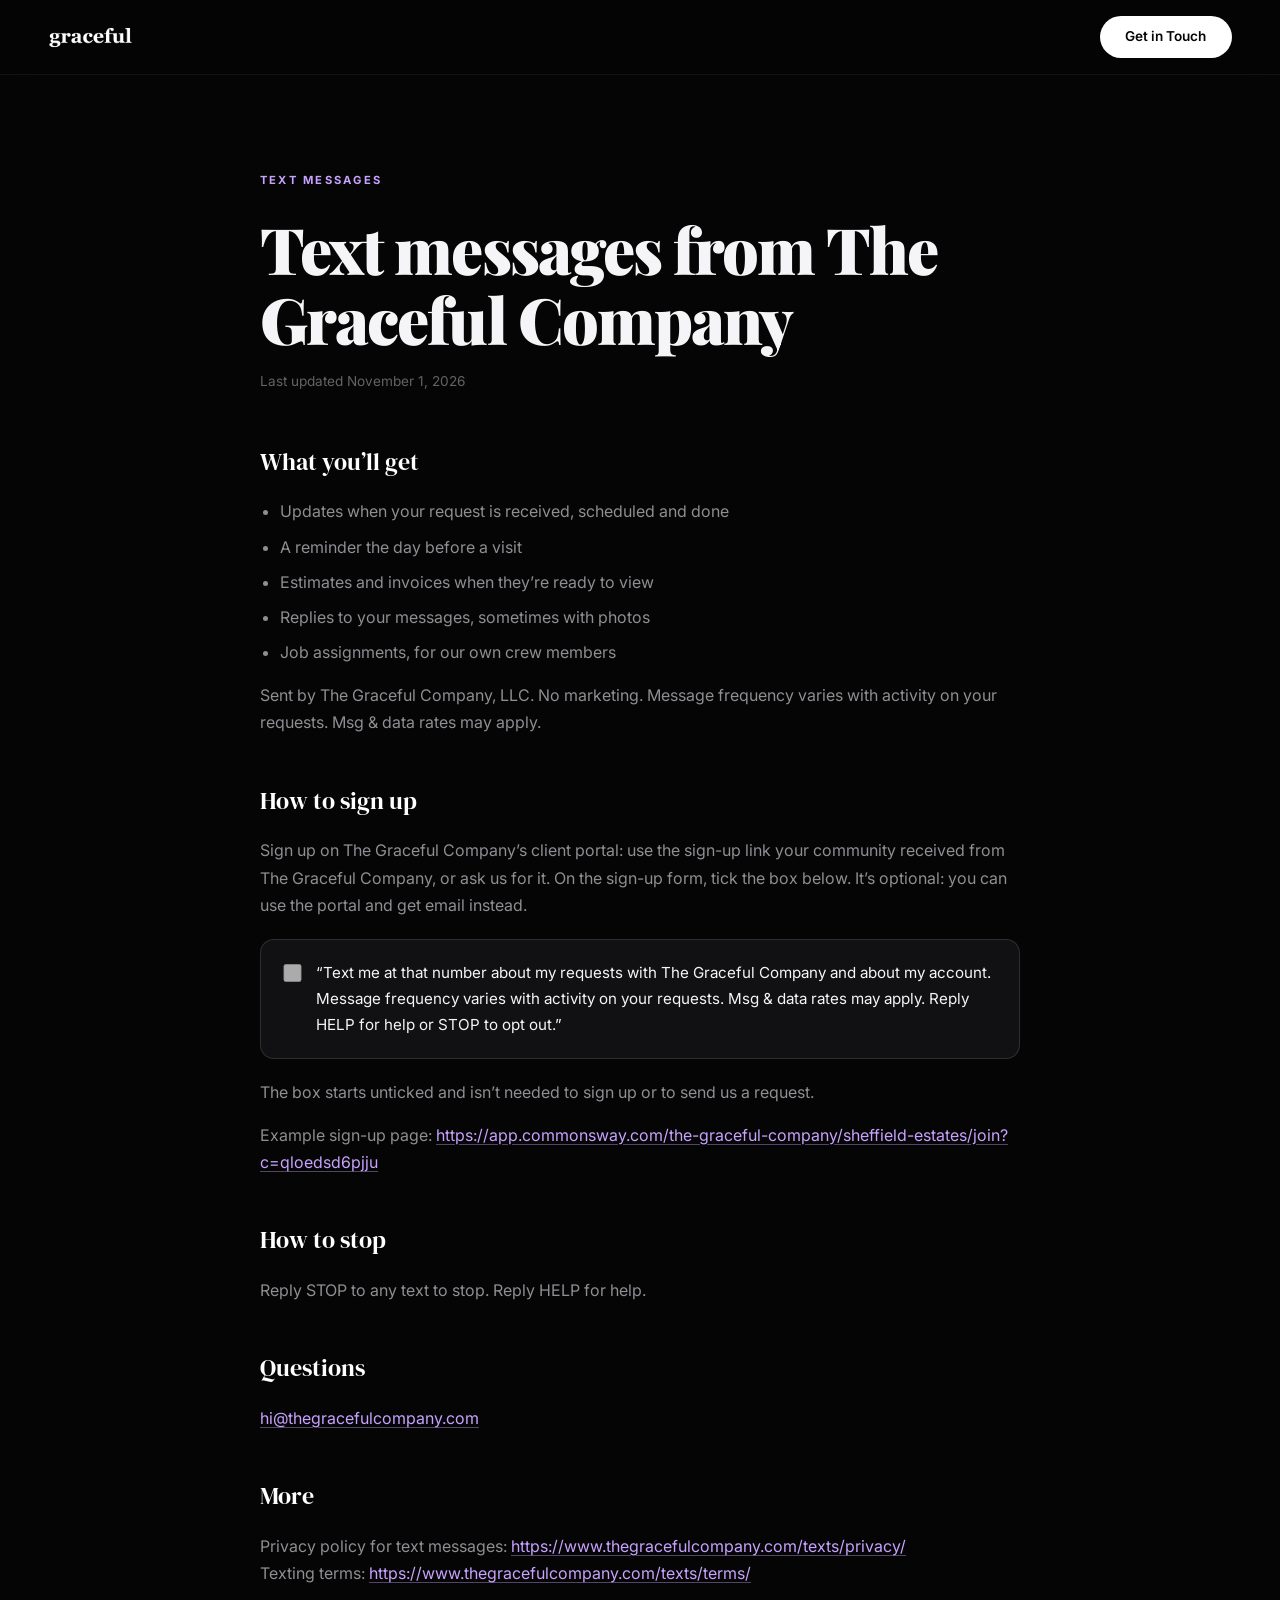
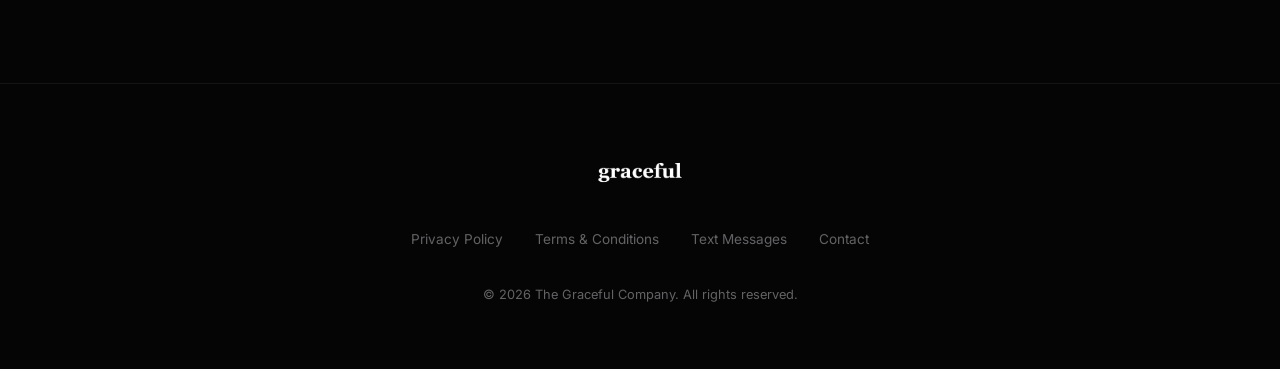
<file: texts/index.html>
<!DOCTYPE html>
<html lang="en">
<head>
  <meta charset="UTF-8" />
  <meta name="viewport" content="width=device-width, initial-scale=1.0" />
  <title>Text Messages — graceful</title>
  <meta name="description" content="The text messages The Graceful Company sends, how to sign up, and how to stop." />
  <link href="https://fonts.googleapis.com/css2?family=DM+Serif+Display:ital@0;1&family=Inter:wght@300;400;500;600;700;800;900&family=Playfair+Display:ital,wght@0,400;0,700;0,900;1,400;1,700&display=swap" rel="stylesheet" />
  <link rel="icon" type="image/png" sizes="32x32" href="../Logo/favicon.png" />
  <link rel="apple-touch-icon" sizes="180x180" href="../Logo/apple-touch-icon.png" />
  <style>
    *, *::before, *::after { margin: 0; padding: 0; box-sizing: border-box; }

    :root {
      --bg: #050505;
      --surface: #111113;
      --border: rgba(255,255,255,0.06);
      --border-light: rgba(255,255,255,0.12);
      --text: #f5f5f7;
      --text-muted: #8e8e93;
      --text-dim: #636366;
      --white: #ffffff;
      --accent: #c8a2ff;
      --accent-2: #9d6eff;
      --teal: #64ffda;
    }

    html { font-size: 16px; }

    body {
      font-family: 'Inter', -apple-system, BlinkMacSystemFont, sans-serif;
      background: var(--bg);
      color: var(--text);
      line-height: 1.7;
      -webkit-font-smoothing: antialiased;
    }

    ::selection { background: var(--accent-2); color: white; }
    a { color: inherit; text-decoration: none; }
    .container { max-width: 1300px; margin: 0 auto; padding: 0 clamp(1.5rem, 4vw, 3rem); }

    /* ── NAV ── */
    nav {
      position: sticky; top: 0; z-index: 1000;
      padding: 0.8rem 0;
      background: rgba(5, 5, 5, 0.75);
      backdrop-filter: blur(24px) saturate(180%);
      -webkit-backdrop-filter: blur(24px) saturate(180%);
      border-bottom: 1px solid var(--border);
    }
    nav .container { display: flex; justify-content: space-between; align-items: center; }
    .logo img { height: 48px; width: auto; display: block; }
    .nav-cta {
      padding: 0.6rem 1.6rem; border-radius: 100px;
      background: var(--white); color: var(--bg);
      font-weight: 600; font-size: 0.85rem;
      transition: all 0.3s cubic-bezier(0.4, 0, 0.2, 1);
    }
    .nav-cta:hover { transform: scale(1.05); box-shadow: 0 0 30px rgba(255,255,255,0.15); }

    /* ── LEGAL ── */
    .legal { max-width: 760px; margin: 0 auto; padding: clamp(3rem, 8vw, 6rem) 0; }
    .section-label {
      font-size: 0.7rem; font-weight: 700; letter-spacing: 0.2em;
      text-transform: uppercase; color: var(--accent);
      margin-bottom: 1.5rem;
    }
    .legal h1 {
      font-family: 'Playfair Display', serif;
      font-size: clamp(2.5rem, 6vw, 4rem);
      font-weight: 900; line-height: 1.1;
      letter-spacing: -0.03em;
      margin-bottom: 1rem;
    }
    .legal .updated { color: var(--text-dim); font-size: 0.85rem; margin-bottom: 3rem; }
    .legal h2 {
      font-family: 'DM Serif Display', serif;
      font-size: 1.5rem; font-weight: 400;
      margin: 2.75rem 0 1rem;
      color: var(--white);
    }
    .legal h3 { font-size: 1rem; font-weight: 600; color: var(--white); margin: 1.5rem 0 0.5rem; }
    .legal p, .legal li { color: var(--text-muted); font-size: 1rem; }
    .legal p + p { margin-top: 1rem; }
    .legal ul { margin: 1rem 0 1rem 1.25rem; }
    .legal li + li { margin-top: 0.5rem; }
    .legal strong { color: var(--text); font-weight: 600; }
    .legal a.inline {
      color: var(--accent);
      text-decoration: underline;
      text-decoration-color: rgba(200, 162, 255, 0.4);
      text-underline-offset: 3px;
    }
    .legal a.inline:hover { text-decoration-color: var(--accent); }
    .legal .contact-card {
      margin-top: 1.25rem;
      background: var(--surface);
      border: 1px solid var(--border);
      border-radius: 16px;
      padding: 1.5rem;
    }

    .legal ol { margin: 1rem 0 1rem 1.25rem; }
    .legal ol li + li { margin-top: 0.5rem; }
    .legal .caps { text-transform: uppercase; font-size: 0.92rem; letter-spacing: 0.01em; }
    .legal .toc {
      margin: 2.5rem 0 1rem;
      background: var(--surface);
      border: 1px solid var(--border);
      border-radius: 16px;
      padding: 1.5rem 1.75rem;
    }
    .legal .toc-title {
      font-size: 0.7rem; font-weight: 700; letter-spacing: 0.2em;
      text-transform: uppercase; color: var(--text-dim);
      margin-bottom: 0.75rem;
    }
    .legal .toc ol { margin: 0 0 0 1.25rem; columns: 2; column-gap: 2rem; }
    .legal .toc li { font-size: 0.9rem; margin: 0 0 0.35rem; break-inside: avoid; }
    .legal .toc li + li { margin-top: 0; }
    .legal .toc a { color: var(--text-muted); transition: color 0.2s; }
    .legal .toc a:hover { color: var(--white); }
    .legal h2, .legal h3 { scroll-margin-top: 6rem; }
    .legal a[href^="tel:"] { white-space: nowrap; }
    .legal .callout {
      margin: 1.25rem 0;
      border-left: 3px solid var(--accent);
      background: rgba(200, 162, 255, 0.05);
      border-radius: 0 12px 12px 0;
      padding: 1.25rem 1.5rem;
    }
    .legal .table-wrap { overflow-x: auto; margin: 1.25rem 0; }
    .legal table { width: 100%; border-collapse: collapse; font-size: 0.88rem; }
    .legal th, .legal td {
      text-align: left; vertical-align: top;
      padding: 0.75rem 0.9rem;
      border-bottom: 1px solid var(--border-light);
      color: var(--text-muted);
    }
    .legal th { color: var(--white); font-weight: 600; background: var(--surface); }

    .legal a.break { overflow-wrap: anywhere; }
    .legal .consent-box {
      display: flex; gap: 0.9rem; align-items: flex-start;
      margin: 1.25rem 0;
      background: var(--surface);
      border: 1px solid var(--border-light);
      border-radius: 14px;
      padding: 1.25rem 1.4rem;
      color: var(--text);
      font-size: 0.95rem;
    }
    .legal .consent-box input {
      flex: none; width: 1.15rem; height: 1.15rem; margin-top: 0.25rem;
      accent-color: var(--accent);
    }

    /* ── FOOTER ── */
    footer {
      padding: 4rem 0;
      border-top: 1px solid var(--border);
      text-align: center;
    }
    .footer-logo { margin-bottom: 1.5rem; display: inline-flex; }
    .footer-logo img { height: 48px; width: auto; }
    .footer-links {
      display: flex; justify-content: center; gap: 2rem;
      flex-wrap: wrap;
      margin-bottom: 2rem;
    }
    .footer-links a { font-size: 0.85rem; color: var(--text-dim); transition: color 0.3s; }
    .footer-links a:hover { color: var(--white); }
    .footer-copy { font-size: 0.8rem; color: var(--text-dim); }

    @media (max-width: 640px) {
      .legal .toc ol { columns: 1; }
    }

    @media (max-width: 480px) {
      .logo img { height: 40px; }
      .nav-cta { padding: 0.45rem 1rem; font-size: 0.75rem; }
      .legal h2 { font-size: 1.3rem; }
      footer { padding: 2.5rem 0; }
      .footer-logo img { height: 36px; }
      .footer-links { gap: 0.8rem 1rem; }
    }
  </style>
</head>
<body>

  <!-- NAV -->
  <nav>
    <div class="container">
      <a href="../" class="logo"><img src="../Logo/graceful-w.png.webp" alt="graceful" /></a>
      <a href="mailto:hi@thegracefulcompany.com" class="nav-cta">Get in Touch</a>
    </div>
  </nav>

  <main class="container">
    <article class="legal">
      <div class="section-label">Text Messages</div>
      <h1>Text messages from The Graceful Company</h1>
      <p class="updated">Last updated November 1, 2026</p>

      <h2 id="what-youll-get">What you&rsquo;ll get</h2>
      <ul>
        <li>Updates when your request is received, scheduled and done</li>
        <li>A reminder the day before a visit</li>
        <li>Estimates and invoices when they&rsquo;re ready to view</li>
        <li>Replies to your messages, sometimes with photos</li>
        <li>Job assignments, for our own crew members</li>
      </ul>
      <p>
        Sent by The Graceful Company, LLC. No marketing. Message frequency varies with activity on your requests.
        Msg &amp; data rates may apply.
      </p>

      <h2 id="sign-up">How to sign up</h2>
      <p>
        Sign up on The Graceful Company&rsquo;s client portal: use the sign-up link your community received from
        The Graceful Company, or ask us for it. On the sign-up form, tick the box below. It&rsquo;s optional: you
        can use the portal and get email instead.
      </p>
      <label class="consent-box">
        <input type="checkbox" disabled />
        <span>&ldquo;Text me at that number about my requests with The Graceful Company and about my account.
        Message frequency varies with activity on your requests. Msg &amp; data rates may apply. Reply HELP for
        help or STOP to opt out.&rdquo;</span>
      </label>
      <p>The box starts unticked and isn&rsquo;t needed to sign up or to send us a request.</p>
      <p>
        Example sign-up page:
        <a class="inline break" href="https://app.commonsway.com/the-graceful-company/sheffield-estates/join?c=qloedsd6pjju" target="_blank" rel="noopener">https://app.commonsway.com/the-graceful-company/sheffield-estates/join?c=qloedsd6pjju</a>
      </p>

      <h2 id="stop">How to stop</h2>
      <p>Reply STOP to any text to stop. Reply HELP for help.</p>

      <h2 id="questions">Questions</h2>
      <p><a class="inline" href="mailto:hi@thegracefulcompany.com">hi@thegracefulcompany.com</a></p>

      <h2 id="more">More</h2>
      <p>
        Privacy policy for text messages:
        <a class="inline break" href="https://www.thegracefulcompany.com/texts/privacy/">https://www.thegracefulcompany.com/texts/privacy/</a><br />
        Texting terms:
        <a class="inline break" href="https://www.thegracefulcompany.com/texts/terms/">https://www.thegracefulcompany.com/texts/terms/</a>
      </p>
    </article>
  </main>

  <!-- FOOTER -->
  <footer>
    <div class="container">
      <div class="footer-logo"><a href="../"><img src="../Logo/graceful-w.png.webp" alt="graceful" /></a></div>
      <div class="footer-links">
        <a href="../privacy/">Privacy Policy</a>
        <a href="../terms/">Terms &amp; Conditions</a>
        <a href="../texts/">Text Messages</a>
        <a href="mailto:hi@thegracefulcompany.com">Contact</a>
      </div>
      <div class="footer-copy">&copy; 2026 The Graceful Company. All rights reserved.</div>
    </div>
  </footer>

</body>
</html>
</file>
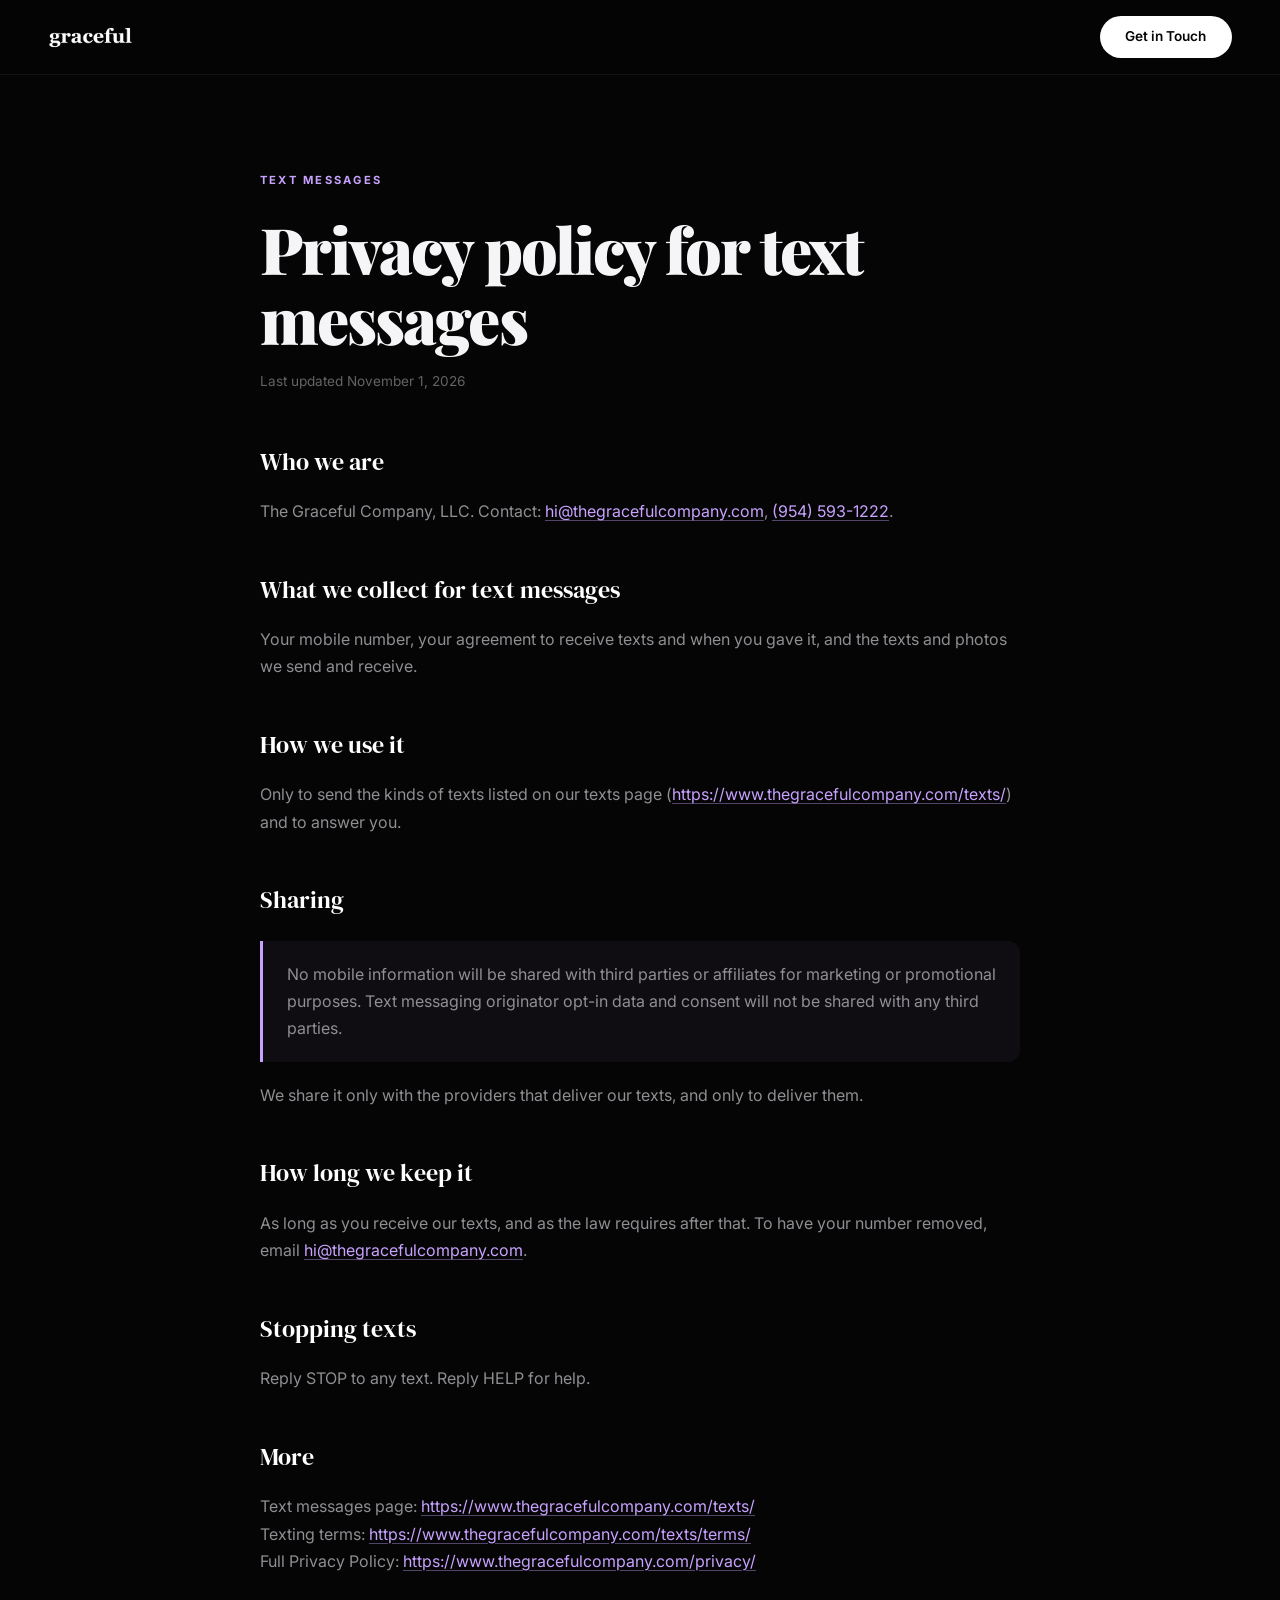
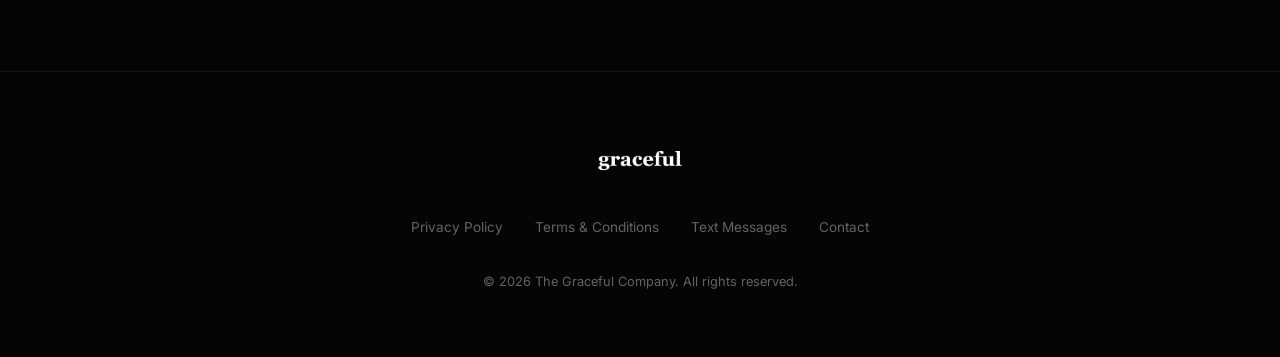
<file: texts/privacy/index.html>
<!DOCTYPE html>
<html lang="en">
<head>
  <meta charset="UTF-8" />
  <meta name="viewport" content="width=device-width, initial-scale=1.0" />
  <title>Text Message Privacy — graceful</title>
  <meta name="description" content="How The Graceful Company collects, uses, and protects information for text messages." />
  <link href="https://fonts.googleapis.com/css2?family=DM+Serif+Display:ital@0;1&family=Inter:wght@300;400;500;600;700;800;900&family=Playfair+Display:ital,wght@0,400;0,700;0,900;1,400;1,700&display=swap" rel="stylesheet" />
  <link rel="icon" type="image/png" sizes="32x32" href="../../Logo/favicon.png" />
  <link rel="apple-touch-icon" sizes="180x180" href="../../Logo/apple-touch-icon.png" />
  <style>
    *, *::before, *::after { margin: 0; padding: 0; box-sizing: border-box; }

    :root {
      --bg: #050505;
      --surface: #111113;
      --border: rgba(255,255,255,0.06);
      --border-light: rgba(255,255,255,0.12);
      --text: #f5f5f7;
      --text-muted: #8e8e93;
      --text-dim: #636366;
      --white: #ffffff;
      --accent: #c8a2ff;
      --accent-2: #9d6eff;
      --teal: #64ffda;
    }

    html { font-size: 16px; }

    body {
      font-family: 'Inter', -apple-system, BlinkMacSystemFont, sans-serif;
      background: var(--bg);
      color: var(--text);
      line-height: 1.7;
      -webkit-font-smoothing: antialiased;
    }

    ::selection { background: var(--accent-2); color: white; }
    a { color: inherit; text-decoration: none; }
    .container { max-width: 1300px; margin: 0 auto; padding: 0 clamp(1.5rem, 4vw, 3rem); }

    /* ── NAV ── */
    nav {
      position: sticky; top: 0; z-index: 1000;
      padding: 0.8rem 0;
      background: rgba(5, 5, 5, 0.75);
      backdrop-filter: blur(24px) saturate(180%);
      -webkit-backdrop-filter: blur(24px) saturate(180%);
      border-bottom: 1px solid var(--border);
    }
    nav .container { display: flex; justify-content: space-between; align-items: center; }
    .logo img { height: 48px; width: auto; display: block; }
    .nav-cta {
      padding: 0.6rem 1.6rem; border-radius: 100px;
      background: var(--white); color: var(--bg);
      font-weight: 600; font-size: 0.85rem;
      transition: all 0.3s cubic-bezier(0.4, 0, 0.2, 1);
    }
    .nav-cta:hover { transform: scale(1.05); box-shadow: 0 0 30px rgba(255,255,255,0.15); }

    /* ── LEGAL ── */
    .legal { max-width: 760px; margin: 0 auto; padding: clamp(3rem, 8vw, 6rem) 0; }
    .section-label {
      font-size: 0.7rem; font-weight: 700; letter-spacing: 0.2em;
      text-transform: uppercase; color: var(--accent);
      margin-bottom: 1.5rem;
    }
    .legal h1 {
      font-family: 'Playfair Display', serif;
      font-size: clamp(2.5rem, 6vw, 4rem);
      font-weight: 900; line-height: 1.1;
      letter-spacing: -0.03em;
      margin-bottom: 1rem;
    }
    .legal .updated { color: var(--text-dim); font-size: 0.85rem; margin-bottom: 3rem; }
    .legal h2 {
      font-family: 'DM Serif Display', serif;
      font-size: 1.5rem; font-weight: 400;
      margin: 2.75rem 0 1rem;
      color: var(--white);
    }
    .legal h3 { font-size: 1rem; font-weight: 600; color: var(--white); margin: 1.5rem 0 0.5rem; }
    .legal p, .legal li { color: var(--text-muted); font-size: 1rem; }
    .legal p + p { margin-top: 1rem; }
    .legal ul { margin: 1rem 0 1rem 1.25rem; }
    .legal li + li { margin-top: 0.5rem; }
    .legal strong { color: var(--text); font-weight: 600; }
    .legal a.inline {
      color: var(--accent);
      text-decoration: underline;
      text-decoration-color: rgba(200, 162, 255, 0.4);
      text-underline-offset: 3px;
    }
    .legal a.inline:hover { text-decoration-color: var(--accent); }
    .legal .contact-card {
      margin-top: 1.25rem;
      background: var(--surface);
      border: 1px solid var(--border);
      border-radius: 16px;
      padding: 1.5rem;
    }

    .legal ol { margin: 1rem 0 1rem 1.25rem; }
    .legal ol li + li { margin-top: 0.5rem; }
    .legal .caps { text-transform: uppercase; font-size: 0.92rem; letter-spacing: 0.01em; }
    .legal .toc {
      margin: 2.5rem 0 1rem;
      background: var(--surface);
      border: 1px solid var(--border);
      border-radius: 16px;
      padding: 1.5rem 1.75rem;
    }
    .legal .toc-title {
      font-size: 0.7rem; font-weight: 700; letter-spacing: 0.2em;
      text-transform: uppercase; color: var(--text-dim);
      margin-bottom: 0.75rem;
    }
    .legal .toc ol { margin: 0 0 0 1.25rem; columns: 2; column-gap: 2rem; }
    .legal .toc li { font-size: 0.9rem; margin: 0 0 0.35rem; break-inside: avoid; }
    .legal .toc li + li { margin-top: 0; }
    .legal .toc a { color: var(--text-muted); transition: color 0.2s; }
    .legal .toc a:hover { color: var(--white); }
    .legal h2, .legal h3 { scroll-margin-top: 6rem; }
    .legal a[href^="tel:"] { white-space: nowrap; }
    .legal .callout {
      margin: 1.25rem 0;
      border-left: 3px solid var(--accent);
      background: rgba(200, 162, 255, 0.05);
      border-radius: 0 12px 12px 0;
      padding: 1.25rem 1.5rem;
    }
    .legal .table-wrap { overflow-x: auto; margin: 1.25rem 0; }
    .legal table { width: 100%; border-collapse: collapse; font-size: 0.88rem; }
    .legal th, .legal td {
      text-align: left; vertical-align: top;
      padding: 0.75rem 0.9rem;
      border-bottom: 1px solid var(--border-light);
      color: var(--text-muted);
    }
    .legal th { color: var(--white); font-weight: 600; background: var(--surface); }

    .legal a.break { overflow-wrap: anywhere; }
    .legal .consent-box {
      display: flex; gap: 0.9rem; align-items: flex-start;
      margin: 1.25rem 0;
      background: var(--surface);
      border: 1px solid var(--border-light);
      border-radius: 14px;
      padding: 1.25rem 1.4rem;
      color: var(--text);
      font-size: 0.95rem;
    }
    .legal .consent-box input {
      flex: none; width: 1.15rem; height: 1.15rem; margin-top: 0.25rem;
      accent-color: var(--accent);
    }

    /* ── FOOTER ── */
    footer {
      padding: 4rem 0;
      border-top: 1px solid var(--border);
      text-align: center;
    }
    .footer-logo { margin-bottom: 1.5rem; display: inline-flex; }
    .footer-logo img { height: 48px; width: auto; }
    .footer-links {
      display: flex; justify-content: center; gap: 2rem;
      flex-wrap: wrap;
      margin-bottom: 2rem;
    }
    .footer-links a { font-size: 0.85rem; color: var(--text-dim); transition: color 0.3s; }
    .footer-links a:hover { color: var(--white); }
    .footer-copy { font-size: 0.8rem; color: var(--text-dim); }

    @media (max-width: 640px) {
      .legal .toc ol { columns: 1; }
    }

    @media (max-width: 480px) {
      .logo img { height: 40px; }
      .nav-cta { padding: 0.45rem 1rem; font-size: 0.75rem; }
      .legal h2 { font-size: 1.3rem; }
      footer { padding: 2.5rem 0; }
      .footer-logo img { height: 36px; }
      .footer-links { gap: 0.8rem 1rem; }
    }
  </style>
</head>
<body>

  <!-- NAV -->
  <nav>
    <div class="container">
      <a href="../../" class="logo"><img src="../../Logo/graceful-w.png.webp" alt="graceful" /></a>
      <a href="mailto:hi@thegracefulcompany.com" class="nav-cta">Get in Touch</a>
    </div>
  </nav>

  <main class="container">
    <article class="legal">
      <div class="section-label">Text Messages</div>
      <h1>Privacy policy for text messages</h1>
      <p class="updated">Last updated November 1, 2026</p>

      <h2 id="who-we-are">Who we are</h2>
      <p>
        The Graceful Company, LLC. Contact:
        <a class="inline" href="mailto:hi@thegracefulcompany.com">hi@thegracefulcompany.com</a>,
        <a class="inline" href="tel:+19545931222">(954) 593-1222</a>.
      </p>

      <h2 id="what-we-collect">What we collect for text messages</h2>
      <p>
        Your mobile number, your agreement to receive texts and when you gave it, and the texts and photos we send
        and receive.
      </p>

      <h2 id="how-we-use-it">How we use it</h2>
      <p>
        Only to send the kinds of texts listed on our texts page
        (<a class="inline break" href="https://www.thegracefulcompany.com/texts/">https://www.thegracefulcompany.com/texts/</a>)
        and to answer you.
      </p>

      <h2 id="sharing">Sharing</h2>
      <div class="callout">
        <p>
          No mobile information will be shared with third parties or affiliates for marketing or promotional
          purposes. Text messaging originator opt-in data and consent will not be shared with any third parties.
        </p>
      </div>
      <p>We share it only with the providers that deliver our texts, and only to deliver them.</p>

      <h2 id="how-long">How long we keep it</h2>
      <p>
        As long as you receive our texts, and as the law requires after that. To have your number removed, email
        <a class="inline" href="mailto:hi@thegracefulcompany.com">hi@thegracefulcompany.com</a>.
      </p>

      <h2 id="stopping">Stopping texts</h2>
      <p>Reply STOP to any text. Reply HELP for help.</p>

      <h2 id="more">More</h2>
      <p>
        Text messages page:
        <a class="inline break" href="https://www.thegracefulcompany.com/texts/">https://www.thegracefulcompany.com/texts/</a><br />
        Texting terms:
        <a class="inline break" href="https://www.thegracefulcompany.com/texts/terms/">https://www.thegracefulcompany.com/texts/terms/</a><br />
        Full Privacy Policy:
        <a class="inline break" href="https://www.thegracefulcompany.com/privacy/">https://www.thegracefulcompany.com/privacy/</a>
      </p>
    </article>
  </main>

  <!-- FOOTER -->
  <footer>
    <div class="container">
      <div class="footer-logo"><a href="../../"><img src="../../Logo/graceful-w.png.webp" alt="graceful" /></a></div>
      <div class="footer-links">
        <a href="../../privacy/">Privacy Policy</a>
        <a href="../../terms/">Terms &amp; Conditions</a>
        <a href="../../texts/">Text Messages</a>
        <a href="mailto:hi@thegracefulcompany.com">Contact</a>
      </div>
      <div class="footer-copy">&copy; 2026 The Graceful Company. All rights reserved.</div>
    </div>
  </footer>

</body>
</html>
</file>
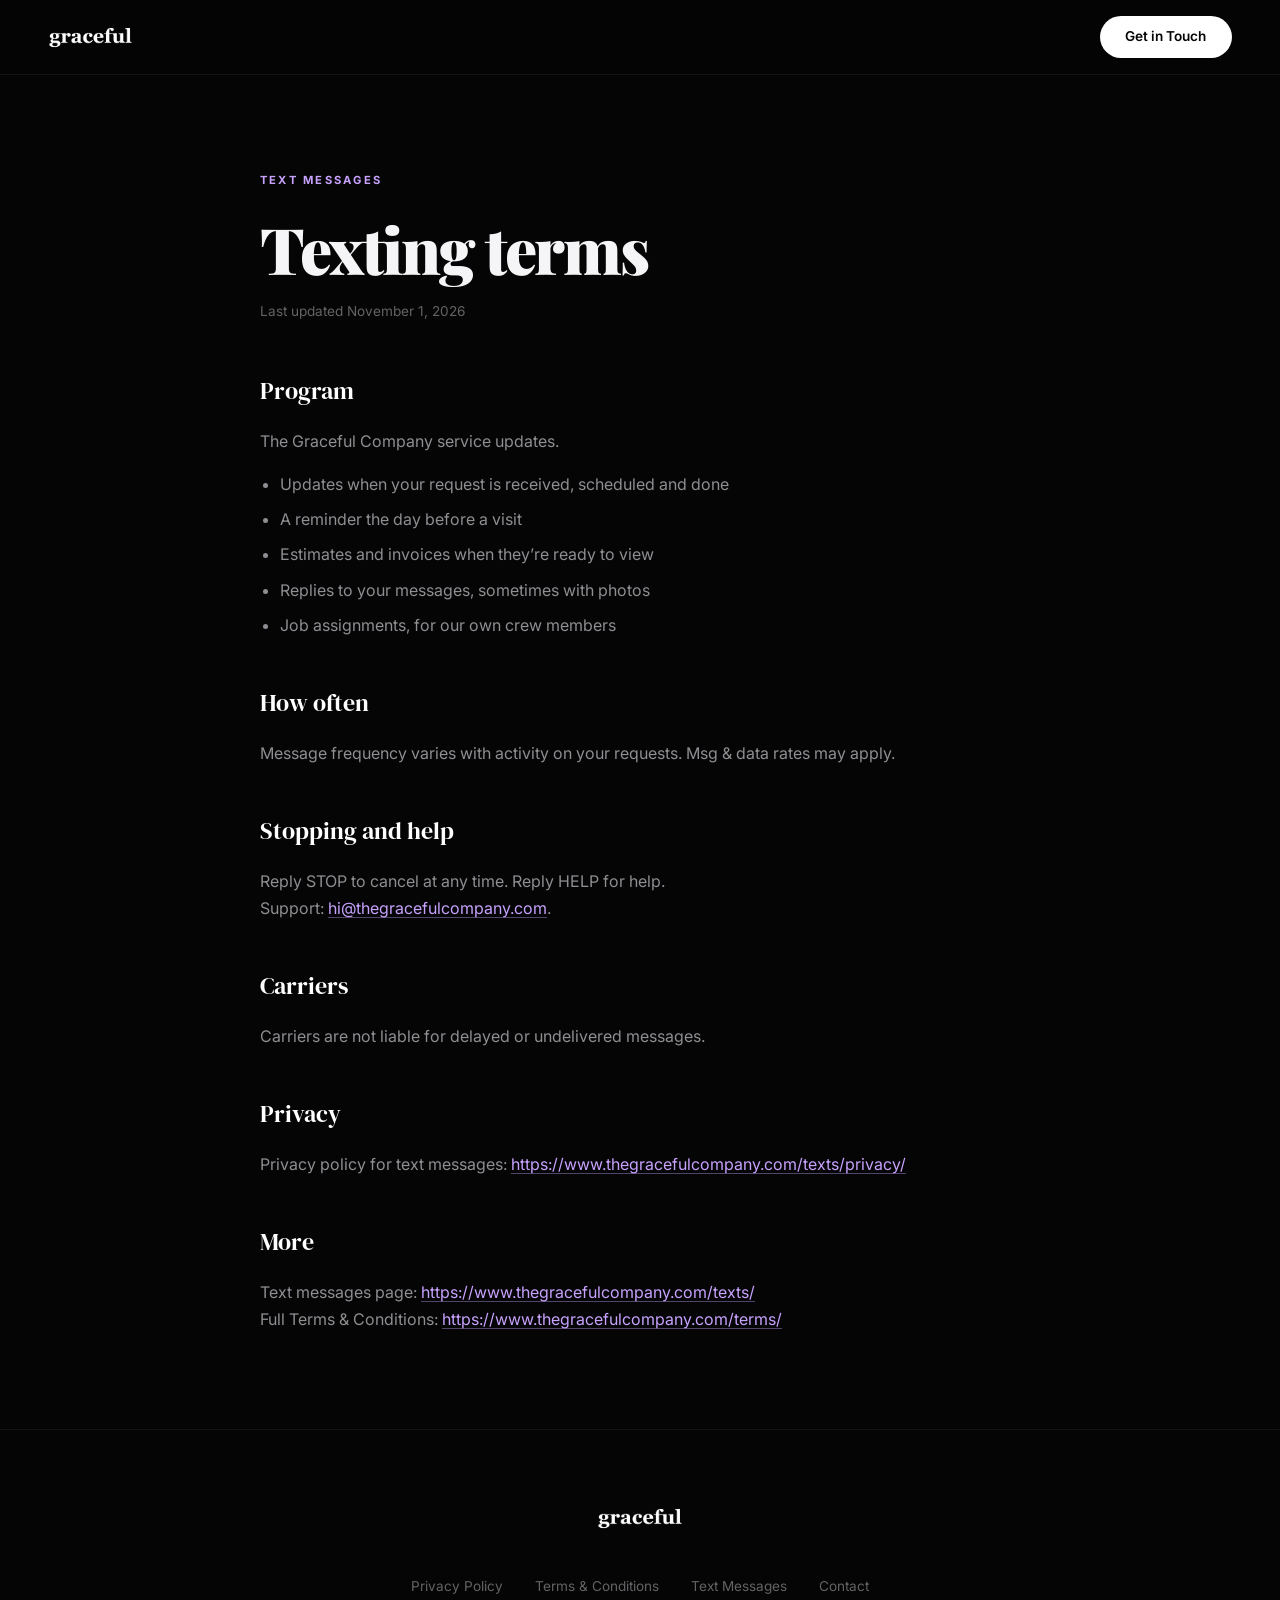
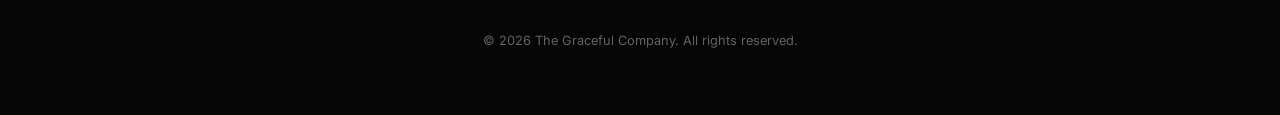
<file: texts/terms/index.html>
<!DOCTYPE html>
<html lang="en">
<head>
  <meta charset="UTF-8" />
  <meta name="viewport" content="width=device-width, initial-scale=1.0" />
  <title>Texting Terms — graceful</title>
  <meta name="description" content="Terms for The Graceful Company service update text messages." />
  <link href="https://fonts.googleapis.com/css2?family=DM+Serif+Display:ital@0;1&family=Inter:wght@300;400;500;600;700;800;900&family=Playfair+Display:ital,wght@0,400;0,700;0,900;1,400;1,700&display=swap" rel="stylesheet" />
  <link rel="icon" type="image/png" sizes="32x32" href="../../Logo/favicon.png" />
  <link rel="apple-touch-icon" sizes="180x180" href="../../Logo/apple-touch-icon.png" />
  <style>
    *, *::before, *::after { margin: 0; padding: 0; box-sizing: border-box; }

    :root {
      --bg: #050505;
      --surface: #111113;
      --border: rgba(255,255,255,0.06);
      --border-light: rgba(255,255,255,0.12);
      --text: #f5f5f7;
      --text-muted: #8e8e93;
      --text-dim: #636366;
      --white: #ffffff;
      --accent: #c8a2ff;
      --accent-2: #9d6eff;
      --teal: #64ffda;
    }

    html { font-size: 16px; }

    body {
      font-family: 'Inter', -apple-system, BlinkMacSystemFont, sans-serif;
      background: var(--bg);
      color: var(--text);
      line-height: 1.7;
      -webkit-font-smoothing: antialiased;
    }

    ::selection { background: var(--accent-2); color: white; }
    a { color: inherit; text-decoration: none; }
    .container { max-width: 1300px; margin: 0 auto; padding: 0 clamp(1.5rem, 4vw, 3rem); }

    /* ── NAV ── */
    nav {
      position: sticky; top: 0; z-index: 1000;
      padding: 0.8rem 0;
      background: rgba(5, 5, 5, 0.75);
      backdrop-filter: blur(24px) saturate(180%);
      -webkit-backdrop-filter: blur(24px) saturate(180%);
      border-bottom: 1px solid var(--border);
    }
    nav .container { display: flex; justify-content: space-between; align-items: center; }
    .logo img { height: 48px; width: auto; display: block; }
    .nav-cta {
      padding: 0.6rem 1.6rem; border-radius: 100px;
      background: var(--white); color: var(--bg);
      font-weight: 600; font-size: 0.85rem;
      transition: all 0.3s cubic-bezier(0.4, 0, 0.2, 1);
    }
    .nav-cta:hover { transform: scale(1.05); box-shadow: 0 0 30px rgba(255,255,255,0.15); }

    /* ── LEGAL ── */
    .legal { max-width: 760px; margin: 0 auto; padding: clamp(3rem, 8vw, 6rem) 0; }
    .section-label {
      font-size: 0.7rem; font-weight: 700; letter-spacing: 0.2em;
      text-transform: uppercase; color: var(--accent);
      margin-bottom: 1.5rem;
    }
    .legal h1 {
      font-family: 'Playfair Display', serif;
      font-size: clamp(2.5rem, 6vw, 4rem);
      font-weight: 900; line-height: 1.1;
      letter-spacing: -0.03em;
      margin-bottom: 1rem;
    }
    .legal .updated { color: var(--text-dim); font-size: 0.85rem; margin-bottom: 3rem; }
    .legal h2 {
      font-family: 'DM Serif Display', serif;
      font-size: 1.5rem; font-weight: 400;
      margin: 2.75rem 0 1rem;
      color: var(--white);
    }
    .legal h3 { font-size: 1rem; font-weight: 600; color: var(--white); margin: 1.5rem 0 0.5rem; }
    .legal p, .legal li { color: var(--text-muted); font-size: 1rem; }
    .legal p + p { margin-top: 1rem; }
    .legal ul { margin: 1rem 0 1rem 1.25rem; }
    .legal li + li { margin-top: 0.5rem; }
    .legal strong { color: var(--text); font-weight: 600; }
    .legal a.inline {
      color: var(--accent);
      text-decoration: underline;
      text-decoration-color: rgba(200, 162, 255, 0.4);
      text-underline-offset: 3px;
    }
    .legal a.inline:hover { text-decoration-color: var(--accent); }
    .legal .contact-card {
      margin-top: 1.25rem;
      background: var(--surface);
      border: 1px solid var(--border);
      border-radius: 16px;
      padding: 1.5rem;
    }

    .legal ol { margin: 1rem 0 1rem 1.25rem; }
    .legal ol li + li { margin-top: 0.5rem; }
    .legal .caps { text-transform: uppercase; font-size: 0.92rem; letter-spacing: 0.01em; }
    .legal .toc {
      margin: 2.5rem 0 1rem;
      background: var(--surface);
      border: 1px solid var(--border);
      border-radius: 16px;
      padding: 1.5rem 1.75rem;
    }
    .legal .toc-title {
      font-size: 0.7rem; font-weight: 700; letter-spacing: 0.2em;
      text-transform: uppercase; color: var(--text-dim);
      margin-bottom: 0.75rem;
    }
    .legal .toc ol { margin: 0 0 0 1.25rem; columns: 2; column-gap: 2rem; }
    .legal .toc li { font-size: 0.9rem; margin: 0 0 0.35rem; break-inside: avoid; }
    .legal .toc li + li { margin-top: 0; }
    .legal .toc a { color: var(--text-muted); transition: color 0.2s; }
    .legal .toc a:hover { color: var(--white); }
    .legal h2, .legal h3 { scroll-margin-top: 6rem; }
    .legal a[href^="tel:"] { white-space: nowrap; }
    .legal .callout {
      margin: 1.25rem 0;
      border-left: 3px solid var(--accent);
      background: rgba(200, 162, 255, 0.05);
      border-radius: 0 12px 12px 0;
      padding: 1.25rem 1.5rem;
    }
    .legal .table-wrap { overflow-x: auto; margin: 1.25rem 0; }
    .legal table { width: 100%; border-collapse: collapse; font-size: 0.88rem; }
    .legal th, .legal td {
      text-align: left; vertical-align: top;
      padding: 0.75rem 0.9rem;
      border-bottom: 1px solid var(--border-light);
      color: var(--text-muted);
    }
    .legal th { color: var(--white); font-weight: 600; background: var(--surface); }

    .legal a.break { overflow-wrap: anywhere; }
    .legal .consent-box {
      display: flex; gap: 0.9rem; align-items: flex-start;
      margin: 1.25rem 0;
      background: var(--surface);
      border: 1px solid var(--border-light);
      border-radius: 14px;
      padding: 1.25rem 1.4rem;
      color: var(--text);
      font-size: 0.95rem;
    }
    .legal .consent-box input {
      flex: none; width: 1.15rem; height: 1.15rem; margin-top: 0.25rem;
      accent-color: var(--accent);
    }

    /* ── FOOTER ── */
    footer {
      padding: 4rem 0;
      border-top: 1px solid var(--border);
      text-align: center;
    }
    .footer-logo { margin-bottom: 1.5rem; display: inline-flex; }
    .footer-logo img { height: 48px; width: auto; }
    .footer-links {
      display: flex; justify-content: center; gap: 2rem;
      flex-wrap: wrap;
      margin-bottom: 2rem;
    }
    .footer-links a { font-size: 0.85rem; color: var(--text-dim); transition: color 0.3s; }
    .footer-links a:hover { color: var(--white); }
    .footer-copy { font-size: 0.8rem; color: var(--text-dim); }

    @media (max-width: 640px) {
      .legal .toc ol { columns: 1; }
    }

    @media (max-width: 480px) {
      .logo img { height: 40px; }
      .nav-cta { padding: 0.45rem 1rem; font-size: 0.75rem; }
      .legal h2 { font-size: 1.3rem; }
      footer { padding: 2.5rem 0; }
      .footer-logo img { height: 36px; }
      .footer-links { gap: 0.8rem 1rem; }
    }
  </style>
</head>
<body>

  <!-- NAV -->
  <nav>
    <div class="container">
      <a href="../../" class="logo"><img src="../../Logo/graceful-w.png.webp" alt="graceful" /></a>
      <a href="mailto:hi@thegracefulcompany.com" class="nav-cta">Get in Touch</a>
    </div>
  </nav>

  <main class="container">
    <article class="legal">
      <div class="section-label">Text Messages</div>
      <h1>Texting terms</h1>
      <p class="updated">Last updated November 1, 2026</p>

      <h2 id="program">Program</h2>
      <p>The Graceful Company service updates.</p>
      <ul>
        <li>Updates when your request is received, scheduled and done</li>
        <li>A reminder the day before a visit</li>
        <li>Estimates and invoices when they&rsquo;re ready to view</li>
        <li>Replies to your messages, sometimes with photos</li>
        <li>Job assignments, for our own crew members</li>
      </ul>

      <h2 id="how-often">How often</h2>
      <p>Message frequency varies with activity on your requests. Msg &amp; data rates may apply.</p>

      <h2 id="stopping">Stopping and help</h2>
      <p>
        Reply STOP to cancel at any time. Reply HELP for help.<br />
        Support: <a class="inline" href="mailto:hi@thegracefulcompany.com">hi@thegracefulcompany.com</a>.
      </p>

      <h2 id="carriers">Carriers</h2>
      <p>Carriers are not liable for delayed or undelivered messages.</p>

      <h2 id="privacy">Privacy</h2>
      <p>
        Privacy policy for text messages:
        <a class="inline break" href="https://www.thegracefulcompany.com/texts/privacy/">https://www.thegracefulcompany.com/texts/privacy/</a>
      </p>

      <h2 id="more">More</h2>
      <p>
        Text messages page:
        <a class="inline break" href="https://www.thegracefulcompany.com/texts/">https://www.thegracefulcompany.com/texts/</a><br />
        Full Terms &amp; Conditions:
        <a class="inline break" href="https://www.thegracefulcompany.com/terms/">https://www.thegracefulcompany.com/terms/</a>
      </p>
    </article>
  </main>

  <!-- FOOTER -->
  <footer>
    <div class="container">
      <div class="footer-logo"><a href="../../"><img src="../../Logo/graceful-w.png.webp" alt="graceful" /></a></div>
      <div class="footer-links">
        <a href="../../privacy/">Privacy Policy</a>
        <a href="../../terms/">Terms &amp; Conditions</a>
        <a href="../../texts/">Text Messages</a>
        <a href="mailto:hi@thegracefulcompany.com">Contact</a>
      </div>
      <div class="footer-copy">&copy; 2026 The Graceful Company. All rights reserved.</div>
    </div>
  </footer>

</body>
</html>
</file>
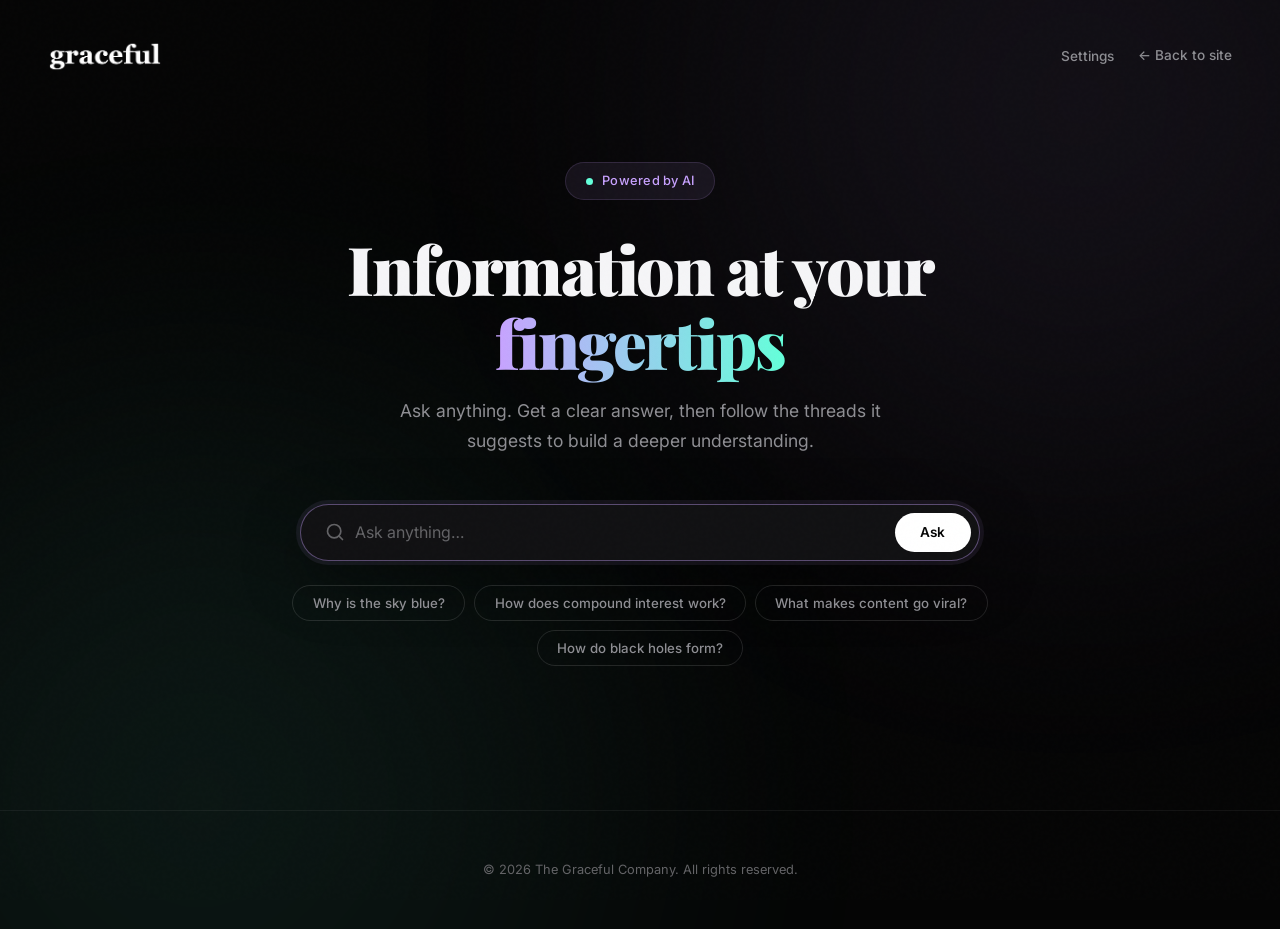
<file: ask.html>
<!DOCTYPE html>
<html lang="en">
<head>
  <meta charset="UTF-8" />
  <meta name="viewport" content="width=device-width, initial-scale=1.0" />
  <title>Ask — Information at your fingertips | graceful</title>
  <link href="https://fonts.googleapis.com/css2?family=DM+Serif+Display:ital@0;1&family=Inter:wght@300;400;500;600;700;800;900&family=Playfair+Display:ital,wght@0,400;0,700;0,900;1,400;1,700&display=swap" rel="stylesheet" />
  <link rel="icon" type="image/png" sizes="32x32" href="Logo/favicon.png" />
  <link rel="apple-touch-icon" sizes="180x180" href="Logo/apple-touch-icon.png" />
  <style>
    *, *::before, *::after { margin: 0; padding: 0; box-sizing: border-box; }

    :root {
      --bg: #050505;
      --bg-2: #0c0c0c;
      --surface: #111113;
      --surface-2: #1a1a1d;
      --border: rgba(255,255,255,0.06);
      --border-light: rgba(255,255,255,0.12);
      --text: #f5f5f7;
      --text-muted: #8e8e93;
      --text-dim: #636366;
      --white: #ffffff;
      --accent: #c8a2ff;
      --accent-2: #9d6eff;
      --warm: #ffb86c;
      --teal: #64ffda;
    }

    html { scroll-behavior: smooth; font-size: 16px; }

    body {
      font-family: 'Inter', -apple-system, BlinkMacSystemFont, sans-serif;
      background: var(--bg);
      color: var(--text);
      line-height: 1.7;
      min-height: 100vh;
      overflow-x: hidden;
      -webkit-font-smoothing: antialiased;
    }

    ::selection { background: var(--accent-2); color: white; }
    a { color: inherit; text-decoration: none; }
    .container { max-width: 860px; margin: 0 auto; padding: 0 clamp(1.5rem, 4vw, 3rem); }

    /* ── NAV ── */
    nav {
      position: fixed; top: 0; left: 0; right: 0; z-index: 1000;
      padding: 1.5rem 0;
      transition: all 0.5s cubic-bezier(0.4, 0, 0.2, 1);
    }
    nav.scrolled {
      padding: 0.8rem 0;
      background: rgba(5, 5, 5, 0.75);
      backdrop-filter: blur(24px) saturate(180%);
      -webkit-backdrop-filter: blur(24px) saturate(180%);
      border-bottom: 1px solid var(--border);
    }
    nav .nav-inner {
      max-width: 1300px; margin: 0 auto;
      padding: 0 clamp(1.5rem, 4vw, 3rem);
      display: flex; justify-content: space-between; align-items: center;
    }
    .logo img { height: 64px; width: auto; display: block; }
    .nav-right { display: flex; align-items: center; gap: 1.5rem; }
    .nav-link {
      font-size: 0.85rem; font-weight: 500; color: var(--text-muted);
      transition: color 0.3s; cursor: pointer;
      background: none; border: none; font-family: inherit;
    }
    .nav-link:hover { color: var(--white); }

    /* ── HERO / SEARCH ── */
    .ask-hero {
      padding: clamp(9rem, 18vh, 12rem) 0 2rem;
      position: relative;
    }
    .hero-glow {
      position: fixed; width: 800px; height: 800px;
      border-radius: 50%; filter: blur(150px); opacity: 0.07;
      pointer-events: none; z-index: 0;
    }
    .hero-glow-1 { top: -300px; right: -200px; background: var(--accent); }
    .hero-glow-2 { bottom: -300px; left: -200px; background: var(--teal); }

    .ask-hero .container { position: relative; z-index: 1; text-align: center; }

    .ask-badge {
      display: inline-flex; align-items: center; gap: 0.6rem;
      padding: 0.45rem 1.2rem; border-radius: 100px;
      background: rgba(200, 162, 255, 0.08);
      border: 1px solid rgba(200, 162, 255, 0.15);
      font-size: 0.8rem; font-weight: 500; color: var(--accent);
      margin-bottom: 2rem; letter-spacing: 0.02em;
    }
    .ask-badge .pulse-dot {
      width: 7px; height: 7px; border-radius: 50%; background: var(--teal);
      animation: pulse 2s ease-in-out infinite;
    }
    @keyframes pulse { 0%, 100% { opacity: 1; transform: scale(1); } 50% { opacity: 0.4; transform: scale(0.8); } }

    .ask-hero h1 {
      font-family: 'Playfair Display', serif;
      font-size: clamp(2.4rem, 6vw, 4.2rem);
      font-weight: 900; line-height: 1.1;
      letter-spacing: -0.03em;
      margin-bottom: 1rem;
    }
    .ask-hero h1 .grad {
      background: linear-gradient(90deg, var(--accent), var(--teal));
      -webkit-background-clip: text;
      -webkit-text-fill-color: transparent;
      background-clip: text;
    }
    .ask-sub {
      color: var(--text-muted);
      font-size: clamp(0.95rem, 2vw, 1.1rem);
      max-width: 540px; margin: 0 auto 3rem;
    }

    /* ── SEARCH BAR ── */
    .search-form {
      display: flex; align-items: center; gap: 0.6rem;
      background: var(--surface);
      border: 1px solid var(--border-light);
      border-radius: 100px;
      padding: 0.5rem 0.5rem 0.5rem 1.5rem;
      transition: all 0.3s cubic-bezier(0.4, 0, 0.2, 1);
      max-width: 680px; margin: 0 auto;
    }
    .search-form:focus-within {
      border-color: rgba(200, 162, 255, 0.4);
      box-shadow: 0 0 0 4px rgba(200, 162, 255, 0.08), 0 20px 60px rgba(0,0,0,0.4);
    }
    .search-form .search-icon {
      flex: none; width: 20px; height: 20px; color: var(--text-dim);
    }
    .search-form input {
      flex: 1; min-width: 0;
      background: transparent; border: none; outline: none;
      color: var(--text); font-family: inherit;
      font-size: 1rem; padding: 0.6rem 0;
    }
    .search-form input::placeholder { color: var(--text-dim); }
    .search-btn {
      flex: none;
      padding: 0.7rem 1.6rem; border-radius: 100px;
      background: var(--white); color: var(--bg);
      font-weight: 600; font-size: 0.85rem; font-family: inherit;
      border: none; cursor: pointer;
      transition: all 0.3s cubic-bezier(0.4, 0, 0.2, 1);
    }
    .search-btn:hover:not(:disabled) { transform: scale(1.05); box-shadow: 0 0 30px rgba(255,255,255,0.15); }
    .search-btn:disabled { opacity: 0.5; cursor: default; }

    /* ── STARTER CHIPS ── */
    .starters {
      display: flex; flex-wrap: wrap; justify-content: center;
      gap: 0.6rem; margin-top: 1.5rem;
    }
    .chip {
      padding: 0.55rem 1.2rem;
      border: 1px solid var(--border-light);
      border-radius: 100px;
      background: transparent;
      font-size: 0.83rem; font-weight: 500; font-family: inherit;
      color: var(--text-muted);
      cursor: pointer; text-align: left;
      transition: all 0.3s cubic-bezier(0.4, 0, 0.2, 1);
    }
    .chip:hover {
      color: var(--white);
      background: rgba(200, 162, 255, 0.08);
      border-color: rgba(200, 162, 255, 0.3);
      transform: translateY(-2px);
    }

    /* ── RESULTS ── */
    .results { position: relative; z-index: 1; padding: 1rem 0 6rem; }
    .qa-card {
      background: var(--surface);
      border: 1px solid var(--border);
      border-radius: 20px;
      padding: clamp(1.5rem, 4vw, 2.5rem);
      margin-bottom: 1.5rem;
      animation: rise 0.6s cubic-bezier(0.4, 0, 0.2, 1);
      position: relative;
      overflow: hidden;
    }
    .qa-card::before {
      content: ''; position: absolute; top: 0; left: 0; right: 0; height: 3px;
      background: linear-gradient(90deg, var(--accent), var(--teal));
    }
    @keyframes rise { from { opacity: 0; transform: translateY(24px); } to { opacity: 1; transform: translateY(0); } }

    .qa-question {
      font-family: 'Playfair Display', serif;
      font-size: clamp(1.3rem, 3vw, 1.7rem);
      font-weight: 700; line-height: 1.3;
      margin-bottom: 1.2rem;
    }
    .qa-meta {
      font-size: 0.7rem; font-weight: 700; letter-spacing: 0.2em;
      text-transform: uppercase; color: var(--accent);
      margin-bottom: 0.6rem;
    }

    .qa-answer { color: var(--text); font-size: 0.98rem; }
    .qa-answer p { margin-bottom: 1em; }
    .qa-answer p:last-child { margin-bottom: 0; }
    .qa-answer h1, .qa-answer h2, .qa-answer h3 {
      font-family: 'Playfair Display', serif;
      line-height: 1.3; margin: 1.4em 0 0.5em;
    }
    .qa-answer h1 { font-size: 1.4rem; }
    .qa-answer h2 { font-size: 1.25rem; }
    .qa-answer h3 { font-size: 1.1rem; }
    .qa-answer ul, .qa-answer ol { margin: 0 0 1em 1.4em; }
    .qa-answer li { margin-bottom: 0.35em; }
    .qa-answer strong { color: var(--white); }
    .qa-answer code {
      font-family: ui-monospace, 'SF Mono', Menlo, monospace;
      font-size: 0.85em;
      background: var(--surface-2);
      border: 1px solid var(--border);
      border-radius: 6px;
      padding: 0.12em 0.4em;
    }
    .qa-answer pre {
      background: var(--bg-2);
      border: 1px solid var(--border);
      border-radius: 12px;
      padding: 1rem 1.2rem;
      overflow-x: auto;
      margin-bottom: 1em;
    }
    .qa-answer pre code { background: none; border: none; padding: 0; }
    .qa-answer blockquote {
      border-left: 3px solid var(--accent);
      padding-left: 1rem; margin-bottom: 1em;
      color: var(--text-muted); font-style: italic;
    }

    /* ── FOLLOW-UPS ── */
    .followups { margin-top: 2rem; padding-top: 1.5rem; border-top: 1px solid var(--border); }
    .followups-label {
      font-size: 0.7rem; font-weight: 700; letter-spacing: 0.2em;
      text-transform: uppercase; color: var(--teal);
      margin-bottom: 1rem;
      display: flex; align-items: center; gap: 0.5rem;
    }
    .followups-list { display: flex; flex-direction: column; gap: 0.6rem; }
    .followup-btn {
      display: flex; align-items: center; justify-content: space-between; gap: 1rem;
      width: 100%;
      padding: 0.85rem 1.2rem;
      background: var(--surface-2);
      border: 1px solid var(--border);
      border-radius: 14px;
      color: var(--text-muted);
      font-family: inherit; font-size: 0.9rem; font-weight: 500;
      text-align: left; cursor: pointer;
      transition: all 0.3s cubic-bezier(0.4, 0, 0.2, 1);
    }
    .followup-btn .arrow { flex: none; transition: transform 0.3s; color: var(--text-dim); }
    .followup-btn:hover {
      color: var(--white);
      border-color: rgba(100, 255, 218, 0.3);
      background: rgba(100, 255, 218, 0.05);
      transform: translateX(4px);
    }
    .followup-btn:hover .arrow { transform: translateX(3px); color: var(--teal); }

    /* ── LOADING ── */
    .thinking { display: flex; align-items: center; gap: 0.9rem; color: var(--text-muted); font-size: 0.95rem; }
    .thinking .orb {
      width: 14px; height: 14px; border-radius: 50%;
      background: linear-gradient(135deg, var(--accent), var(--teal));
      animation: breathe 1.2s ease-in-out infinite;
    }
    @keyframes breathe { 0%, 100% { transform: scale(0.7); opacity: 0.5; } 50% { transform: scale(1.15); opacity: 1; } }

    /* ── ERROR ── */
    .qa-error {
      color: var(--warm); font-size: 0.92rem;
      background: rgba(255, 184, 108, 0.06);
      border: 1px solid rgba(255, 184, 108, 0.2);
      border-radius: 12px;
      padding: 1rem 1.2rem;
    }
    .qa-error button {
      background: none; border: none; color: var(--accent);
      font-family: inherit; font-size: inherit; font-weight: 600;
      cursor: pointer; text-decoration: underline; text-underline-offset: 3px;
      padding: 0;
    }

    /* ── KEY MODAL ── */
    .modal-backdrop {
      position: fixed; inset: 0; z-index: 2000;
      background: rgba(5,5,5,0.8);
      backdrop-filter: blur(8px);
      -webkit-backdrop-filter: blur(8px);
      display: none; align-items: center; justify-content: center;
      padding: 1.5rem;
    }
    .modal-backdrop.open { display: flex; }
    .modal {
      background: var(--surface);
      border: 1px solid var(--border-light);
      border-radius: 24px;
      padding: 2.5rem;
      max-width: 480px; width: 100%;
      animation: rise 0.4s cubic-bezier(0.4, 0, 0.2, 1);
    }
    .modal h2 {
      font-family: 'Playfair Display', serif;
      font-size: 1.6rem; font-weight: 700; margin-bottom: 0.75rem;
    }
    .modal p { color: var(--text-muted); font-size: 0.88rem; margin-bottom: 1.5rem; }
    .modal p a { color: var(--accent); text-decoration: underline; text-underline-offset: 3px; }
    .modal input {
      width: 100%;
      background: var(--bg-2);
      border: 1px solid var(--border-light);
      border-radius: 12px;
      padding: 0.85rem 1.1rem;
      color: var(--text); font-family: ui-monospace, Menlo, monospace; font-size: 0.85rem;
      outline: none;
      margin-bottom: 1.25rem;
      transition: border-color 0.3s;
    }
    .modal input:focus { border-color: rgba(200, 162, 255, 0.4); }
    .modal-actions { display: flex; gap: 0.75rem; justify-content: flex-end; }
    .btn-ghost {
      padding: 0.7rem 1.4rem; border-radius: 100px;
      background: transparent; color: var(--text-muted);
      border: 1px solid var(--border-light);
      font-family: inherit; font-weight: 600; font-size: 0.85rem;
      cursor: pointer; transition: all 0.3s;
    }
    .btn-ghost:hover { color: var(--white); border-color: var(--text-dim); }
    .btn-solid {
      padding: 0.7rem 1.6rem; border-radius: 100px;
      background: var(--white); color: var(--bg);
      border: none; font-family: inherit; font-weight: 600; font-size: 0.85rem;
      cursor: pointer; transition: all 0.3s;
    }
    .btn-solid:hover { transform: scale(1.05); box-shadow: 0 0 30px rgba(255,255,255,0.15); }
    .modal .privacy-note {
      font-size: 0.75rem; color: var(--text-dim); margin: 1.25rem 0 0;
    }

    /* ── FOOTER ── */
    footer {
      padding: 3rem 0;
      border-top: 1px solid var(--border);
      text-align: center;
      position: relative; z-index: 1;
    }
    .footer-copy { font-size: 0.8rem; color: var(--text-dim); }

    /* ── RESPONSIVE ── */
    @media (max-width: 640px) {
      .logo img { height: 48px; }
      .ask-hero { padding-top: 7.5rem; }
      .search-form { padding-left: 1.1rem; }
      .search-btn { padding: 0.6rem 1.1rem; font-size: 0.8rem; }
      .modal { padding: 1.8rem; }
    }
    @media (max-width: 480px) {
      nav { padding: 1rem 0; }
      .logo img { height: 40px; }
      .starters { gap: 0.5rem; }
      .chip { font-size: 0.78rem; padding: 0.5rem 1rem; }
    }

    /* ── NOISE TEXTURE ── */
    body::after {
      content: ''; position: fixed; inset: 0;
      background-image: url("data:image/svg+xml,%3Csvg viewBox='0 0 256 256' xmlns='http://www.w3.org/2000/svg'%3E%3Cfilter id='noise'%3E%3CfeTurbulence type='fractalNoise' baseFrequency='0.9' numOctaves='4' stitchTiles='stitch'/%3E%3C/filter%3E%3Crect width='100%25' height='100%25' filter='url(%23noise)' opacity='0.03'/%3E%3C/svg%3E");
      pointer-events: none; z-index: 9999; opacity: 0.4;
    }
  </style>
</head>
<body>

  <div class="hero-glow hero-glow-1"></div>
  <div class="hero-glow hero-glow-2"></div>

  <!-- NAV -->
  <nav id="navbar">
    <div class="nav-inner">
      <a href="index.html" class="logo"><img src="Logo/graceful-w.png.webp" alt="graceful" /></a>
      <div class="nav-right">
        <button class="nav-link" id="settingsBtn" title="API key settings">Settings</button>
        <a href="index.html" class="nav-link">&larr; Back to site</a>
      </div>
    </div>
  </nav>

  <!-- HERO + SEARCH -->
  <section class="ask-hero">
    <div class="container">
      <div class="ask-badge">
        <span class="pulse-dot"></span>
        Powered by AI
      </div>
      <h1>Information at your <span class="grad">fingertips</span></h1>
      <p class="ask-sub">Ask anything. Get a clear answer, then follow the threads it suggests to build a deeper understanding.</p>

      <form class="search-form" id="searchForm">
        <svg class="search-icon" viewBox="0 0 24 24" fill="none" stroke="currentColor" stroke-width="2" stroke-linecap="round" stroke-linejoin="round">
          <circle cx="11" cy="11" r="8"></circle>
          <line x1="21" y1="21" x2="16.65" y2="16.65"></line>
        </svg>
        <input type="text" id="searchInput" placeholder="Ask anything&hellip;" autocomplete="off" autofocus />
        <button type="submit" class="search-btn" id="searchBtn">Ask</button>
      </form>

      <div class="starters" id="starters">
        <button class="chip" data-q="Why is the sky blue?">Why is the sky blue?</button>
        <button class="chip" data-q="How does compound interest work?">How does compound interest work?</button>
        <button class="chip" data-q="What makes content go viral?">What makes content go viral?</button>
        <button class="chip" data-q="How do black holes form?">How do black holes form?</button>
      </div>
    </div>
  </section>

  <!-- RESULTS -->
  <section class="results">
    <div class="container" id="resultsContainer"></div>
  </section>

  <!-- FOOTER -->
  <footer>
    <div class="container">
      <div class="footer-copy">&copy; 2026 The Graceful Company. All rights reserved.</div>
    </div>
  </footer>

  <!-- API KEY MODAL -->
  <div class="modal-backdrop" id="keyModal">
    <div class="modal">
      <h2>Connect your AI</h2>
      <p>
        This page talks to Claude directly from your browser. Paste an
        <a href="https://console.anthropic.com/settings/keys" target="_blank" rel="noopener">Anthropic API key</a>
        to enable answers.
      </p>
      <input type="password" id="keyInput" placeholder="sk-ant-..." autocomplete="off" />
      <div class="modal-actions">
        <button class="btn-ghost" id="keyCancel">Cancel</button>
        <button class="btn-solid" id="keySave">Save</button>
      </div>
      <p class="privacy-note">
        Your key is stored only in this browser (localStorage) and is sent only to api.anthropic.com. It never touches our servers.
      </p>
    </div>
  </div>

  <script>
    // ── State ──
    const KEY_STORAGE = 'graceful_anthropic_key';
    const MODEL = 'claude-sonnet-5';
    const FOLLOWUP_DELIM = '###FOLLOWUPS###';
    let history = [];        // [{role, content}] for conversational depth
    let busy = false;
    let pendingQuestion = null; // question waiting on API key entry

    // ── Elements ──
    const form = document.getElementById('searchForm');
    const input = document.getElementById('searchInput');
    const searchBtn = document.getElementById('searchBtn');
    const results = document.getElementById('resultsContainer');
    const starters = document.getElementById('starters');
    const keyModal = document.getElementById('keyModal');
    const keyInput = document.getElementById('keyInput');

    // ── Nav scroll ──
    const navbar = document.getElementById('navbar');
    window.addEventListener('scroll', () => {
      navbar.classList.toggle('scrolled', window.scrollY > 60);
    });

    // ── API key modal ──
    function openKeyModal() {
      keyInput.value = localStorage.getItem(KEY_STORAGE) || '';
      keyModal.classList.add('open');
      keyInput.focus();
    }
    function closeKeyModal() {
      keyModal.classList.remove('open');
    }
    document.getElementById('settingsBtn').addEventListener('click', openKeyModal);
    document.getElementById('keyCancel').addEventListener('click', () => {
      pendingQuestion = null;
      closeKeyModal();
    });
    document.getElementById('keySave').addEventListener('click', saveKey);
    keyInput.addEventListener('keydown', (e) => { if (e.key === 'Enter') saveKey(); });
    keyModal.addEventListener('click', (e) => { if (e.target === keyModal) closeKeyModal(); });

    function saveKey() {
      const val = keyInput.value.trim();
      if (val) localStorage.setItem(KEY_STORAGE, val);
      else localStorage.removeItem(KEY_STORAGE);
      closeKeyModal();
      if (val && pendingQuestion) {
        const q = pendingQuestion;
        pendingQuestion = null;
        ask(q);
      }
    }

    // ── Search flow ──
    form.addEventListener('submit', (e) => {
      e.preventDefault();
      const q = input.value.trim();
      if (q) ask(q);
    });

    starters.addEventListener('click', (e) => {
      const chip = e.target.closest('.chip');
      if (chip) ask(chip.dataset.q);
    });

    async function ask(question) {
      if (busy) return;

      const key = localStorage.getItem(KEY_STORAGE);
      if (!key) {
        pendingQuestion = question;
        openKeyModal();
        return;
      }

      busy = true;
      searchBtn.disabled = true;
      input.value = '';
      starters.style.display = 'none';

      const card = document.createElement('div');
      card.className = 'qa-card';
      card.innerHTML =
        '<div class="qa-meta">You asked</div>' +
        '<div class="qa-question"></div>' +
        '<div class="qa-body"><div class="thinking"><span class="orb"></span>Thinking&hellip;</div></div>';
      card.querySelector('.qa-question').textContent = question;
      results.prepend(card);
      card.scrollIntoView({ behavior: 'smooth', block: 'start' });

      const body = card.querySelector('.qa-body');

      try {
        const raw = await callClaude(question, key);
        const { answer, followups } = parseResponse(raw);

        history.push({ role: 'user', content: question });
        history.push({ role: 'assistant', content: raw });
        if (history.length > 12) history = history.slice(-12); // keep last 6 exchanges

        body.innerHTML = '<div class="qa-meta" style="color: var(--teal);">Answer</div>' +
                         '<div class="qa-answer">' + renderMarkdown(answer) + '</div>';

        if (followups.length) {
          const fu = document.createElement('div');
          fu.className = 'followups';
          fu.innerHTML = '<div class="followups-label">Go deeper</div><div class="followups-list"></div>';
          const list = fu.querySelector('.followups-list');
          followups.forEach(q => {
            const btn = document.createElement('button');
            btn.className = 'followup-btn';
            const span = document.createElement('span');
            span.textContent = q;
            btn.appendChild(span);
            btn.insertAdjacentHTML('beforeend',
              '<svg class="arrow" width="16" height="16" viewBox="0 0 24 24" fill="none" stroke="currentColor" stroke-width="2" stroke-linecap="round" stroke-linejoin="round"><line x1="5" y1="12" x2="19" y2="12"></line><polyline points="12 5 19 12 12 19"></polyline></svg>');
            btn.addEventListener('click', () => ask(q));
            list.appendChild(btn);
          });
          body.appendChild(fu);
        }
      } catch (err) {
        const div = document.createElement('div');
        div.className = 'qa-error';
        if (err.status === 401) {
          div.innerHTML = 'That API key was rejected. ';
          const fix = document.createElement('button');
          fix.textContent = 'Update key';
          fix.addEventListener('click', () => { pendingQuestion = question; openKeyModal(); });
          div.appendChild(fix);
        } else {
          div.textContent = 'Something went wrong: ' + (err.message || 'unknown error') + '. Please try again.';
        }
        body.innerHTML = '';
        body.appendChild(div);
      } finally {
        busy = false;
        searchBtn.disabled = false;
        input.focus();
      }
    }

    // ── Claude API ──
    async function callClaude(question, key) {
      const system =
        'You are the answer engine for "graceful", a site whose motto is "information at your fingertips". ' +
        'Answer the user\'s question clearly and accurately in 2-4 short paragraphs (or a short list when it fits), using simple markdown. ' +
        'Write for a curious general reader. ' +
        'Then, on a new line, output exactly this delimiter: ' + FOLLOWUP_DELIM + ' ' +
        'followed by a JSON array of 3 to 4 short follow-up questions (strings) that would deepen the user\'s understanding of the topic — ' +
        'each one specific, distinct, and phrased as a natural next question. Output nothing after the JSON array.';

      const messages = history.concat([{ role: 'user', content: question }]);

      const res = await fetch('https://api.anthropic.com/v1/messages', {
        method: 'POST',
        headers: {
          'content-type': 'application/json',
          'x-api-key': key,
          'anthropic-version': '2023-06-01',
          'anthropic-dangerous-direct-browser-access': 'true'
        },
        body: JSON.stringify({
          model: MODEL,
          max_tokens: 1500,
          system: system,
          messages: messages
        })
      });

      if (!res.ok) {
        let msg = 'API error (' + res.status + ')';
        try {
          const errBody = await res.json();
          if (errBody.error && errBody.error.message) msg = errBody.error.message;
        } catch (_) { /* keep default message */ }
        const err = new Error(msg);
        err.status = res.status;
        throw err;
      }

      const data = await res.json();
      return (data.content || [])
        .filter(b => b.type === 'text')
        .map(b => b.text)
        .join('');
    }

    function parseResponse(raw) {
      let answer = raw;
      let followups = [];
      const idx = raw.indexOf(FOLLOWUP_DELIM);
      if (idx !== -1) {
        answer = raw.slice(0, idx).trim();
        const tail = raw.slice(idx + FOLLOWUP_DELIM.length);
        const start = tail.indexOf('[');
        const end = tail.lastIndexOf(']');
        if (start !== -1 && end > start) {
          try {
            const arr = JSON.parse(tail.slice(start, end + 1));
            if (Array.isArray(arr)) {
              followups = arr.filter(x => typeof x === 'string' && x.trim()).slice(0, 4);
            }
          } catch (_) { /* no followups if JSON is malformed */ }
        }
      }
      return { answer: answer.trim(), followups };
    }

    // ── Minimal markdown renderer (escapes HTML first) ──
    function escapeHtml(s) {
      return s.replace(/&/g, '&amp;').replace(/</g, '&lt;').replace(/>/g, '&gt;')
              .replace(/"/g, '&quot;').replace(/'/g, '&#39;');
    }

    function inlineMd(s) {
      return s
        .replace(/`([^`]+)`/g, '<code>$1</code>')
        .replace(/\*\*([^*]+)\*\*/g, '<strong>$1</strong>')
        .replace(/(^|[^*])\*([^*\n]+)\*/g, '$1<em>$2</em>');
    }

    function renderMarkdown(md) {
      const lines = escapeHtml(md).split('\n');
      let html = '';
      let inCode = false, inUl = false, inOl = false, para = [];

      function flushPara() {
        if (para.length) { html += '<p>' + inlineMd(para.join(' ')) + '</p>'; para = []; }
      }
      function closeLists() {
        if (inUl) { html += '</ul>'; inUl = false; }
        if (inOl) { html += '</ol>'; inOl = false; }
      }

      for (const line of lines) {
        if (line.trim().startsWith('```')) {
          flushPara(); closeLists();
          html += inCode ? '</code></pre>' : '<pre><code>';
          inCode = !inCode;
          continue;
        }
        if (inCode) { html += line + '\n'; continue; }

        const h = line.match(/^(#{1,3})\s+(.*)/);
        const ul = line.match(/^\s*[-*]\s+(.*)/);
        const ol = line.match(/^\s*\d+[.)]\s+(.*)/);
        const bq = line.match(/^>\s?(.*)/);

        if (h) {
          flushPara(); closeLists();
          const level = h[1].length;
          html += '<h' + level + '>' + inlineMd(h[2]) + '</h' + level + '>';
        } else if (ul) {
          flushPara();
          if (inOl) { html += '</ol>'; inOl = false; }
          if (!inUl) { html += '<ul>'; inUl = true; }
          html += '<li>' + inlineMd(ul[1]) + '</li>';
        } else if (ol) {
          flushPara();
          if (inUl) { html += '</ul>'; inUl = false; }
          if (!inOl) { html += '<ol>'; inOl = true; }
          html += '<li>' + inlineMd(ol[1]) + '</li>';
        } else if (bq) {
          flushPara(); closeLists();
          html += '<blockquote>' + inlineMd(bq[1]) + '</blockquote>';
        } else if (line.trim() === '') {
          flushPara(); closeLists();
        } else {
          para.push(line.trim());
        }
      }
      flushPara(); closeLists();
      if (inCode) html += '</code></pre>';
      return html;
    }
  </script>

</body>
</html>
</file>
